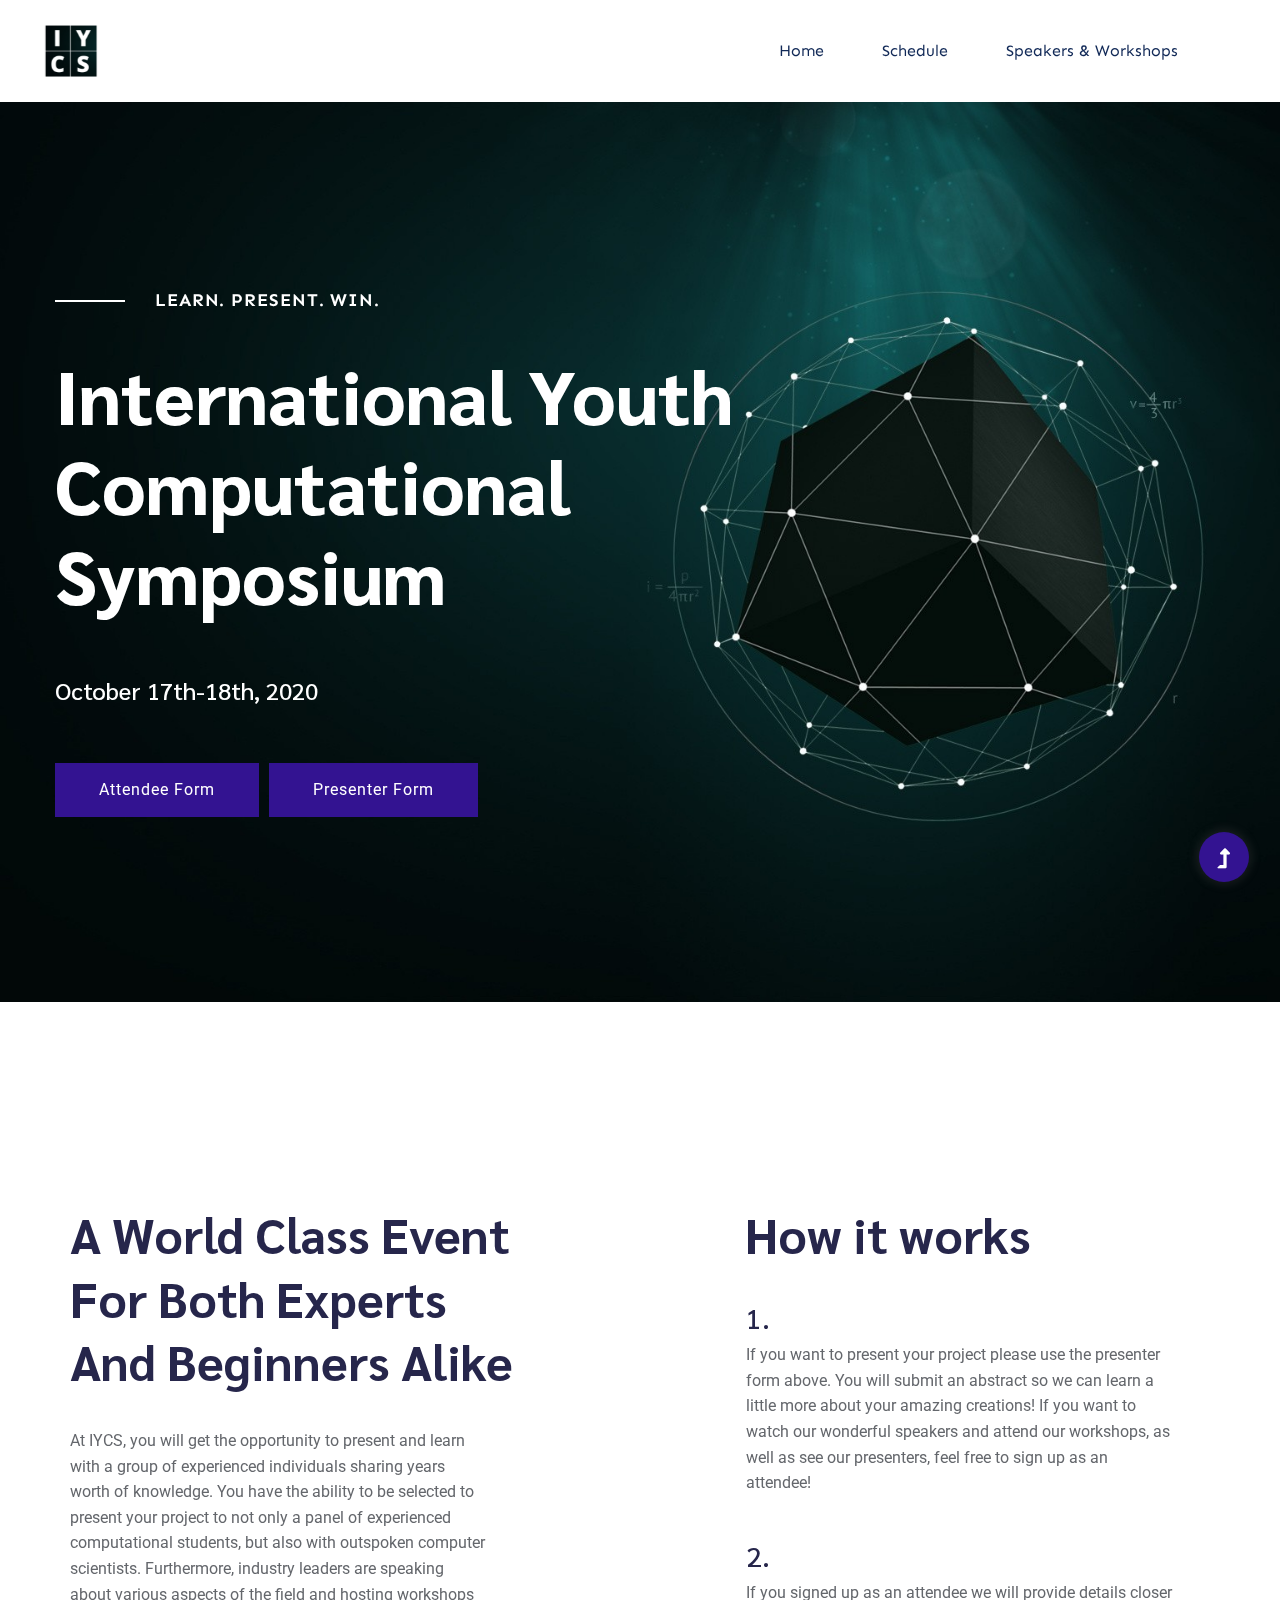
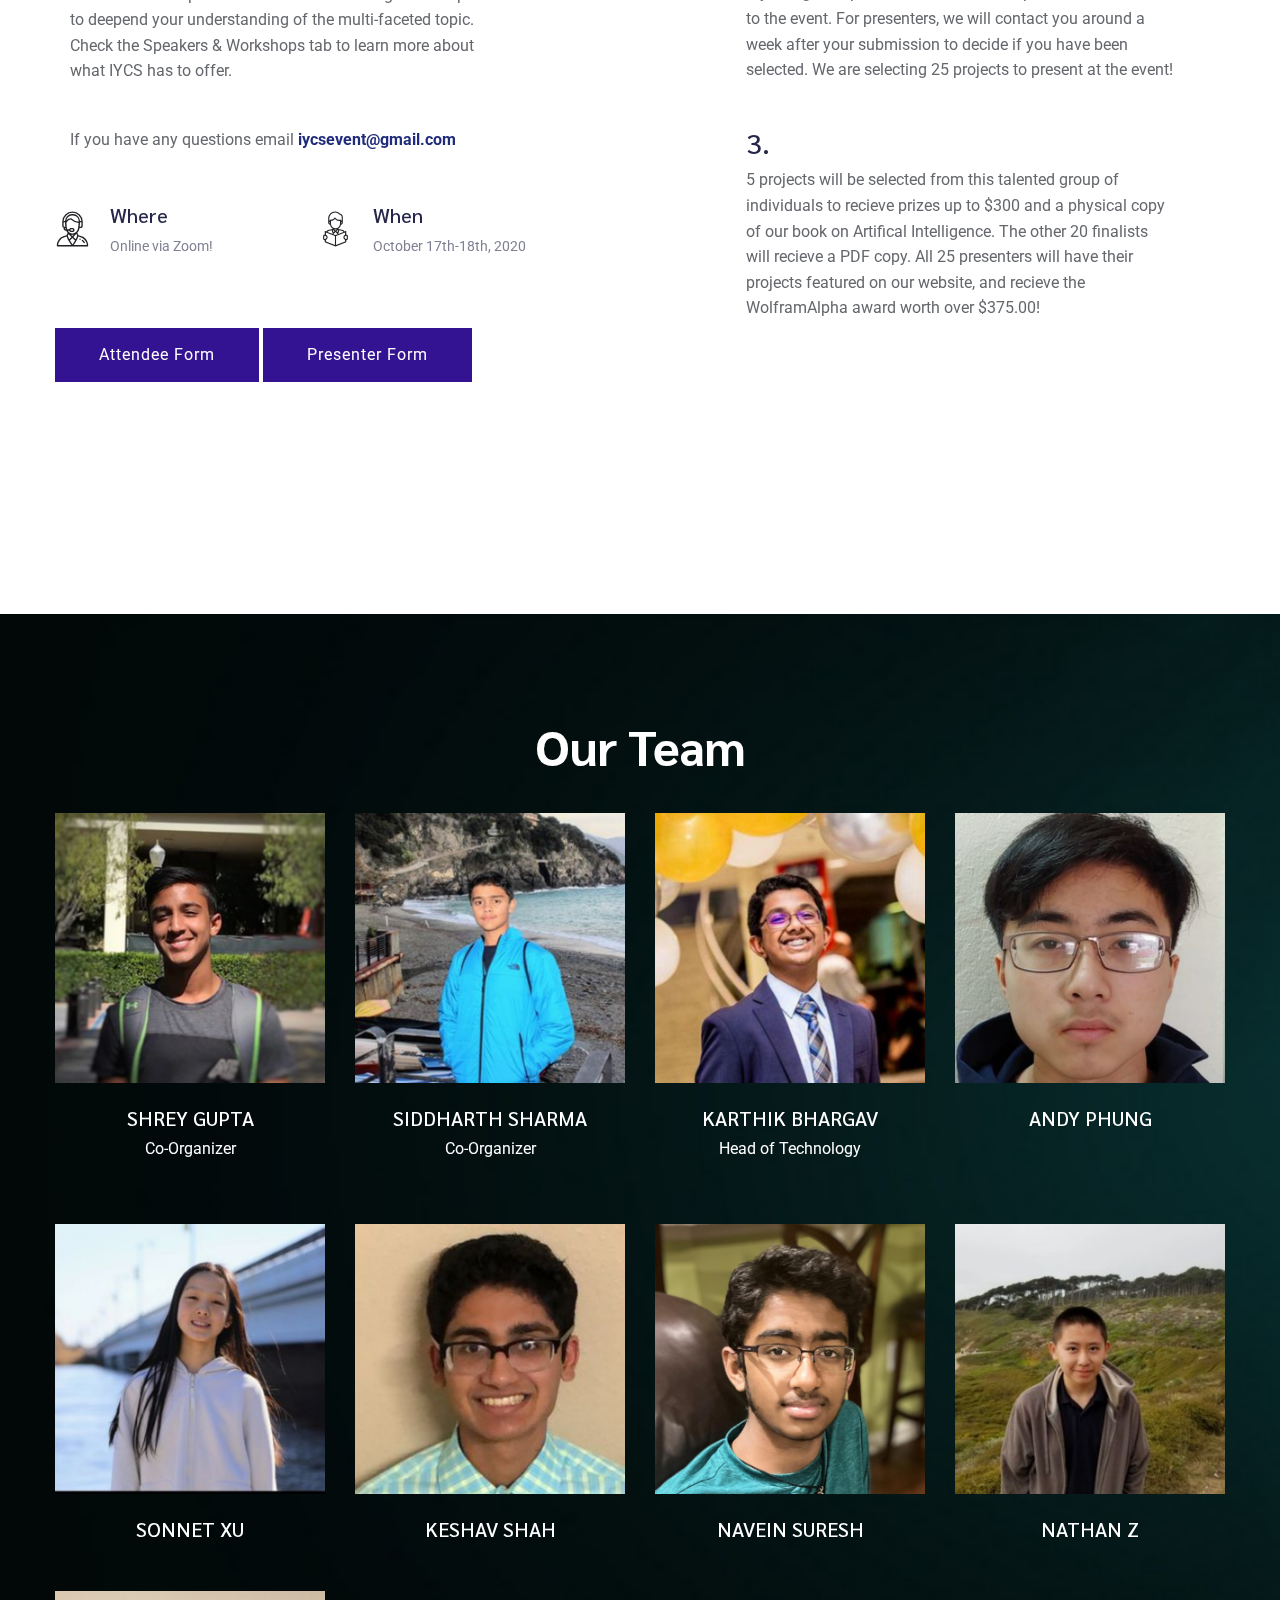
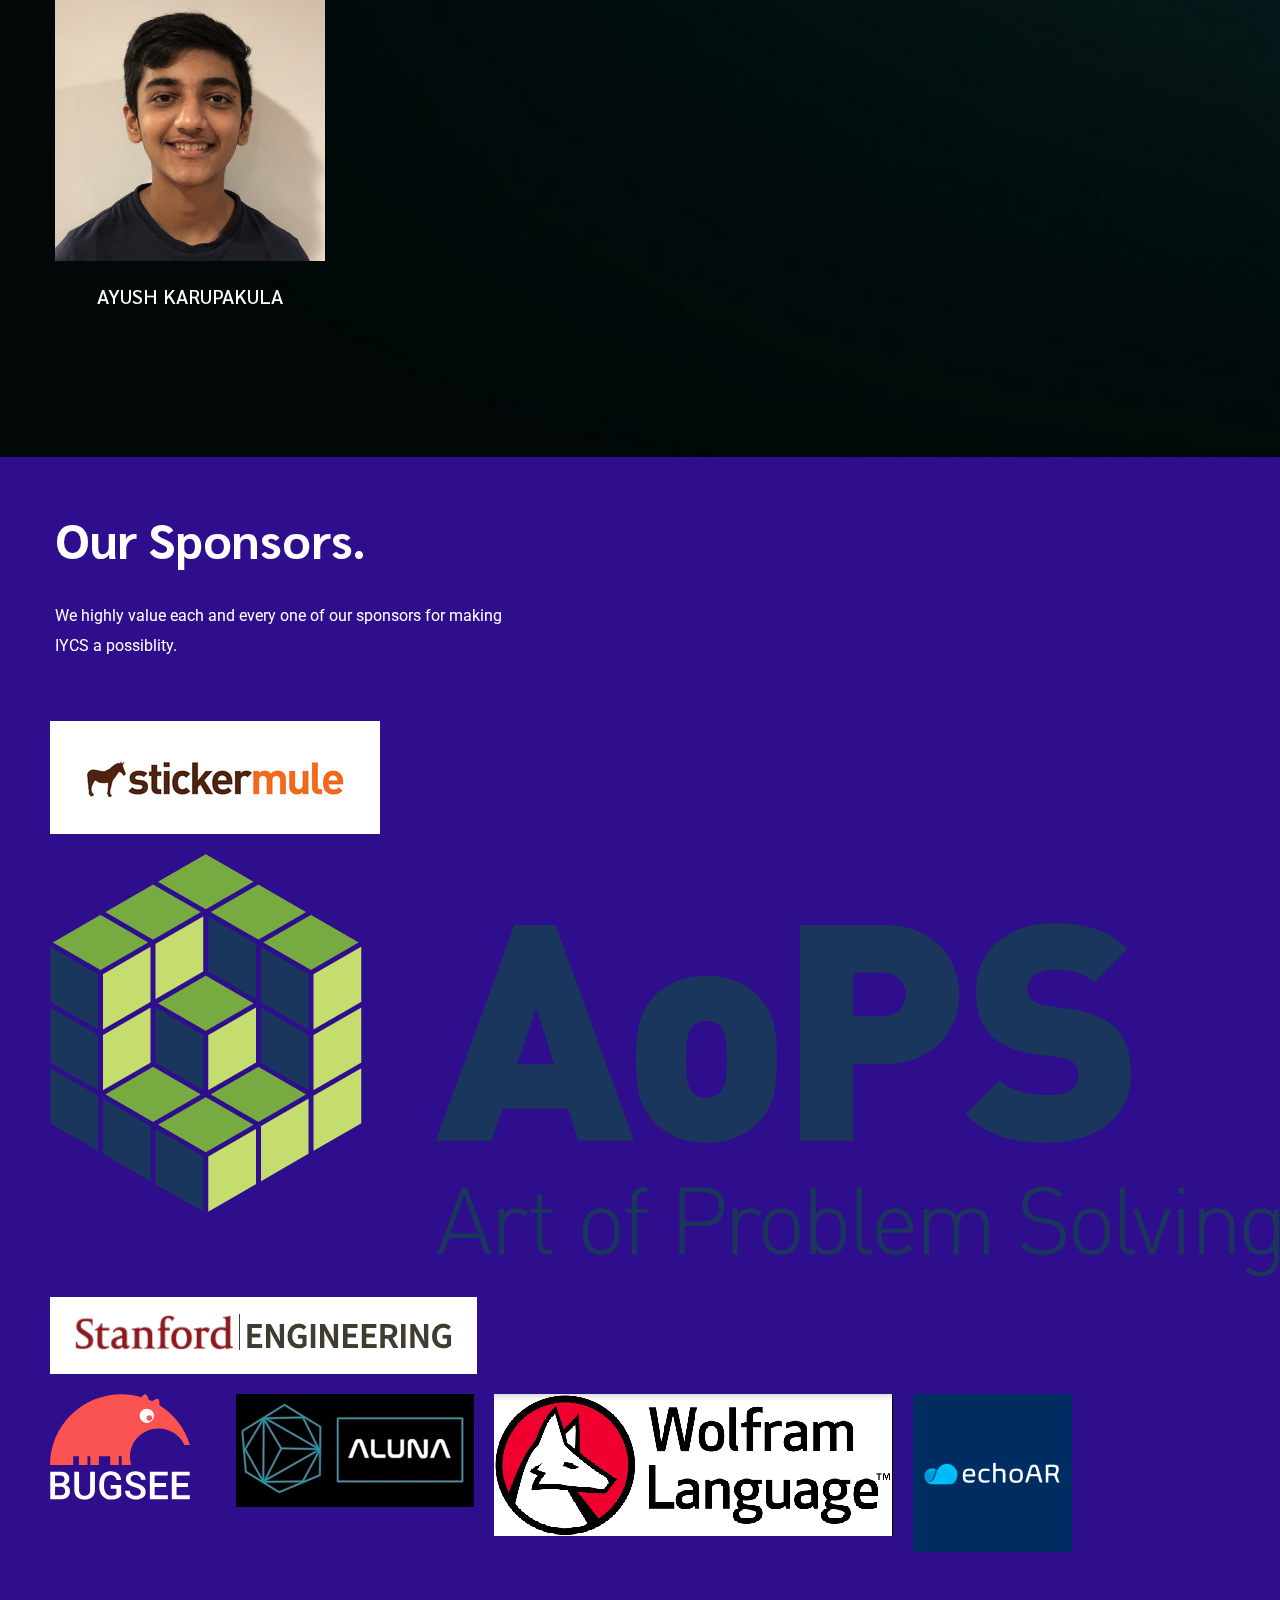
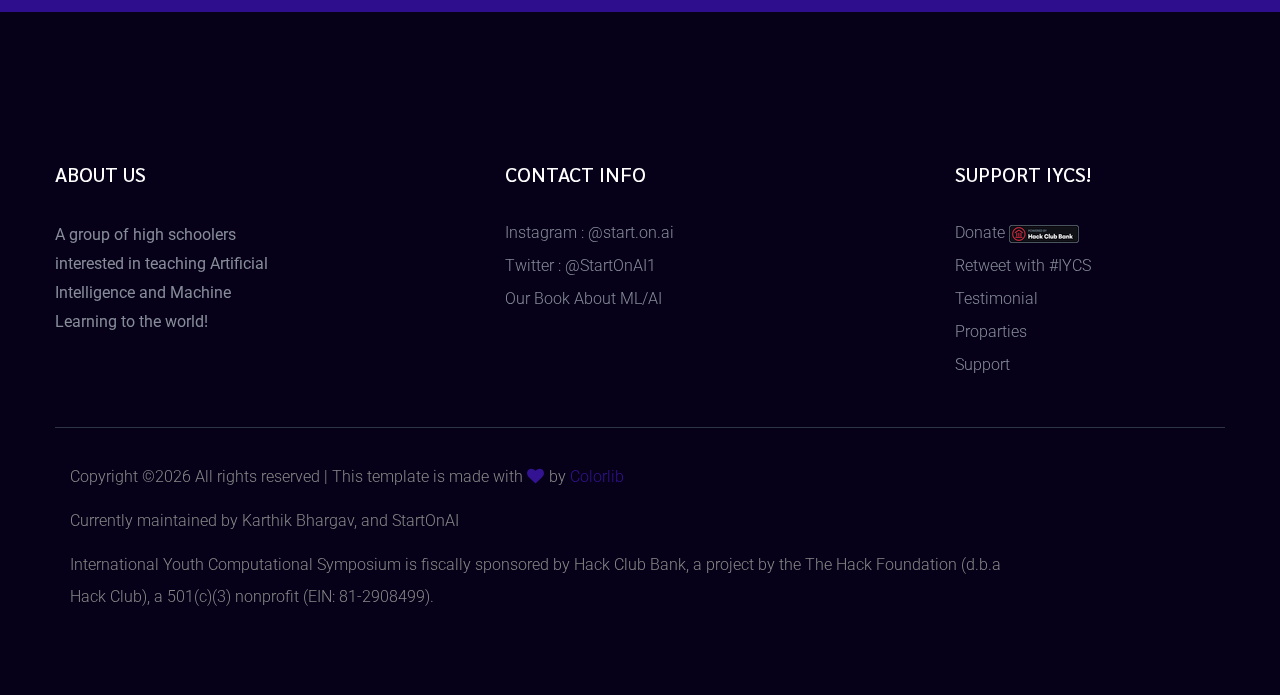
<file: index.html>
<!doctype html>
<html class="no-js" lang="zxx">
<head>
    <meta charset="utf-8">
    <meta http-equiv="x-ua-compatible" content="ie=edge">
    <title> IYCS </title>
    <meta name="description" content="">
    <meta name="viewport" content="width=device-width, initial-scale=1">
    <link rel="manifest" href="site.webmanifest">
    <link rel="shortcut icon" type="image/x-icon" href="assets/img/favicon.ico">

	<!-- CSS here -->
	<link rel="stylesheet" href="assets/css/bootstrap.min.css">
	<link rel="stylesheet" href="assets/css/owl.carousel.min.css">
	<link rel="stylesheet" href="assets/css/slicknav.css">
    <link rel="stylesheet" href="assets/css/flaticon.css">
    <link rel="stylesheet" href="assets/css/gijgo.css">
	<link rel="stylesheet" href="assets/css/animate.min.css">
	<link rel="stylesheet" href="assets/css/magnific-popup.css">
	<link rel="stylesheet" href="assets/css/fontawesome-all.min.css">
	<link rel="stylesheet" href="assets/css/themify-icons.css">
	<link rel="stylesheet" href="assets/css/slick.css">
	<link rel="stylesheet" href="assets/css/nice-select.css">
    <link rel="stylesheet" href="assets/css/style.css">
    
    <meta property="og:type"               content="website" />
    <meta property="og:title"              content="Learn. Present. Win" />
    <meta property="og:description"        content="At IYCS, you will learn and get the opportunity to compete in all things Artificial Intelligence, with industry leaders in the fields of AI/Machine Learning and Deep Learning" />
    <meta property="og:image"              content="assets/img/gallery/iycs.png" />
</head>
<body>
    <!-- ? Preloader Start -->
    <div id="preloader-active">
        <div class="preloader d-flex align-items-center justify-content-center">
            <div class="preloader-inner position-relative">
                <div class="preloader-circle"></div>
                <div class="preloader-img pere-text">
                    <img src="assets/img/logo/i.png" alt="">
                </div>
            </div>
        </div>
    </div>
    <!-- Preloader Start -->
<header>
    <!--? Header Start -->
    <div class="header-area">
        <div class="main-header header-sticky">
            <div class="container-fluid">
                <div class="row align-items-center">
                    <!-- Logo -->
                    <div class="col-xl-2 col-lg-2 col-md-1">
                        <div class="logo">
                            <a href="index.html"><img src="assets/img/logo/i.png" alt="" style="width: 30%;"></a>
                        </div>
                    </div>  
                    <div class="col-xl-10 col-lg-10 col-md-10">
                        <div class="menu-main d-flex align-items-center justify-content-end">
                            <!-- Main-menu -->
                            <div class="main-menu f-right d-none d-lg-block">
                                <nav>
                                    <ul id="navigation">
                                        <li><a href="index.html">Home</a></li>
                                        <li><a href="schedule.html">Schedule</a></li>
                                        <li><a href="panels.html">Speakers & Workshops</a></li>        
                                    </ul>
                                </nav>
                            </div>
                            <!-- <div class="header-right-btn f-right d-none d-lg-block ml-30">
                                <a href="#" class="btn header-btn">Get Your Ticket</a>
                            </div> -->
                        </div>
                    </div>   
                    <!-- Mobile Menu -->
                    <div class="col-12">
                        <div class="mobile_menu d-block d-lg-none"></div>
                    </div>
                </div>
            </div>
        </div>
    </div>
    <!-- Header End -->
</header>
<main>
    <!--? slider Area Start-->
    <div class="slider-area position-relative">
        <div class="slider-active">
            <!-- Single Slider -->
            <div class="single-slider slider-height d-flex align-items-center">
                <div class="container">
                    <div class="row">
                        <div class="col-xl-8 col-lg-8 col-md-9 col-sm-10">
                            <div class="hero__caption">
                                <span data-animation="fadeInLeft" data-delay=".1s">Learn. Present. Win.</span>
                                <h1 data-animation="fadeInLeft" data-delay=".5s">International Youth Computational Symposium</h1>
                                <h4 data-animation="fadeInLeft" style="color: white;" data-delay=".6s">October 17th-18th, 2020</h4>
                                    <div class="slider-btns">
                                        <a class="btn mt-50" href="https://docs.google.com/forms/d/e/1FAIpQLSdIrFDXcnNt2nkDQWQMDgs3zDDNUqwPVcIRd8nd4G16FRx2CA/viewform" style="margin-right: 10px;">Attendee Form</a>
                                        <a class="btn mt-50" href="https://docs.google.com/forms/d/e/1FAIpQLSdMZTIMrpGVpGj1m-VaFTM9AGQgX9_X-FQMm5ukOGra7yYiSg/viewform">Presenter Form</a>
                                    </div>
                            </div>
                        </div>
                    </div>
                </div>          
            </div>
            <!-- Single Slider -->
            <div class="single-slider slider-height d-flex align-items-center">
                <div class="container">
                    <div class="row">
                        <div class="col-xl-8 col-lg-8 col-md-9 col-sm-10">
                            <div class="hero__caption">
                                <span data-animation="fadeInLeft" data-delay=".1s">Learn. Present. Win.</span>
                                <h1 data-animation="fadeInLeft" data-delay=".5s">International Youth Computational Symposium</h1>
                                <h4 data-animation="fadeInLeft" style="color: white;" data-delay=".6s">October 17th-18th, 2020</h4>
                                    <div class="slider-btns">
                                        <a class="btn mt-50" href="https://docs.google.com/forms/d/e/1FAIpQLSdIrFDXcnNt2nkDQWQMDgs3zDDNUqwPVcIRd8nd4G16FRx2CA/viewform">Attendee Form</a>
                                        <a class="btn mt-50" href="https://docs.google.com/forms/d/e/1FAIpQLSdMZTIMrpGVpGj1m-VaFTM9AGQgX9_X-FQMm5ukOGra7yYiSg/viewform">Presenter Form</a>
                                    </div>
                            </div>
                        </div>
                    </div>
                </div>          
            </div>
        </div>
        <!-- Counter Section Begin -->
        <!-- <div class="counter-section d-none d-sm-block">
            <div class="cd-timer" id="countdown" >
                <div class="cd-item">
                    <span>37</span>
                    <p>Days</p>
                </div>
                <div class="cd-item">
                    <span>00</span>
                    <p>Hrs</p>
                </div>
                <div class="cd-item">
                    <span>00</span>
                    <p>Min</p>
                </div>
                <div class="cd-item">
                    <span>00</span>
                    <p>Sec</p>
                </div>
            </div>
        </div> -->
        <!-- Counter Section End -->
    </div>
    <!-- slider Area End-->
    <!--? About Law Start-->
    <section class="about-low-area section-padding2">
        <div class="container">
            <div class="row">
                <div class="col" style="margin-right: 150px;">
                    <div class="about-caption mb-50">
                        <!-- Section Tittle -->
                        <div class="col">
                            <div class="section-tittle mb-35">
                                <h2>A World Class Event For Both Experts And Beginners Alike</h2>
                            </div>
                            <p>At IYCS, you will get the opportunity to present and learn with a group of experienced individuals sharing years worth of knowledge.
                                You have the ability to be selected to present your project to not only a panel of experienced computational students, but also with 
                                outspoken computer scientists. Furthermore, industry leaders are speaking about various aspects of the field and hosting workshops to
                                deepend your understanding of the multi-faceted topic. Check the Speakers & Workshops tab to learn more about what IYCS has to offer.
                            </p>
                            <p>If you have any questions email <b>iycsevent@gmail.com</b></p>
                        </div>
                    </div>
                    <div class="row">
                        <div class="col-lg-6 col-md-6 col-sm-6 col-xs-10">
                            <div class="single-caption mb-20">
                                <div class="caption-icon">
                                    <span class="flaticon-communications-1"></span>
                                </div>
                                <div class="caption">
                                    <h5>Where</h5>
                                    <p>Online via Zoom!</p>
                                </div>
                            </div>
                        </div>
                        <div class="col-lg-6 col-md-6 col-sm-6 col-xs-10">
                            <div class="single-caption mb-20">
                                <div class="caption-icon">
                                    <span class="flaticon-education"></span>
                                </div>
                                <div class="caption">
                                    <h5>When</h5>
                                    <p>October 17th-18th, 2020</p>
                                </div>
                            </div>
                        </div>
                    </div>
                    <a class="btn mt-50" href="https://docs.google.com/forms/d/e/1FAIpQLSdIrFDXcnNt2nkDQWQMDgs3zDDNUqwPVcIRd8nd4G16FRx2CA/viewform">Attendee Form</a>
                    <a class="btn mt-50" href="https://docs.google.com/forms/d/e/1FAIpQLSdMZTIMrpGVpGj1m-VaFTM9AGQgX9_X-FQMm5ukOGra7yYiSg/viewform">Presenter Form</a>
                </div>
                <div class="col">
                    <div class="about-caption mb-50">
                        <!-- Section Tittle -->
                        <div class="col">
                            <div class="section-tittle mb-35">
                                <h2>How it works</h2>
                            </div>
                            <div class="row" style="margin-left: 1px;">
                                <h3>1.</h3>
                                <p>If you want to present your project please use the presenter form above. You will submit an abstract so we
                                    can learn a little more about your amazing creations! If you want to watch our wonderful speakers and attend 
                                    our workshops, as well as see our presenters, feel free to sign up as an attendee!
                                </p>
                                <h3>2.</h3>
                                <p>If you signed up as an attendee we will provide details closer to the event. For presenters, we will contact you
                                    around a week after your submission to decide if you have been selected. We are selecting 25 projects to present
                                    at the event!
                                </p>
                                <h3>3.</h3>
                                <p>5 projects will be selected from this talented group of individuals to recieve prizes up to $300 and a physical copy 
                                    of our book on Artifical Intelligence. The other 20 finalists will recieve a PDF copy. All 25 presenters will have
                                    their projects featured on our website, and recieve the WolframAlpha award worth over $375.00!
                                </p>
                            </div>

                    </div>
                </div>
            </div>
        </div>
    </section>
    <!-- About Law End-->
    <!--? Brand Area Start -->
    <section class="team-area pt-100 pb-100 section-bg" data-background="assets/img/gallery/back.png">
        <div class="container">
            <div class="col" style="text-align: center;">
                <div class="section-tittle mb-35">
                   <h2 style="color: white !important;">Our Team</h2>
                </div>
            </div>
            <div class="row">
                
                <div class="col-lg-3 col-md-4 col-sm-6">
                    <div class="single-team mb-30">
                        <div class="team-img">
                            <img src="assets/img/gallery/shrey.png" alt="">
                            <!-- Blog Social -->
                            <!-- <ul class="team-social">
                                <li><a href="#"><i class="fab fa-facebook-f"></i></a></li>
                                <li><a href="#"><i class="fab fa-twitter"></i></a></li>
                                <li><a href="#"><i class="fas fa-globe"></i></a></li>
                            </ul> -->
                        </div>
                        <div class="team-caption">
                            <h3><a href="#">Shrey Gupta</a></h3>
                            <p> Co-Organizer</p>
                        </div>
                    </div>
                </div>
                <div class="col-lg-3 col-md-4 col-sm-6">
                    <div class="single-team mb-30">
                        <div class="team-img">
                            <img src="assets/img/gallery/sid.png" alt="">
                            <!-- Blog Social -->
                        </div>
                        <div class="team-caption">
                            <h3><a href="#">Siddharth Sharma</a></h3>
                            <p>Co-Organizer</p>
                        </div>
                    </div>
                </div>
                
                <div class="col-lg-3 col-md-4 col-sm-6">
                    <div class="single-team mb-30">
                        <div class="team-img">
                            <img src="assets/img/gallery/karthik.png" alt="">
                            <!-- Blog Social -->
                            <!-- <ul class="team-social">
                                <li><a href="#"><i class="fab fa-facebook-f"></i></a></li>
                                <li><a href="#"><i class="fab fa-twitter"></i></a></li>
                                <li><a href="#"><i class="fas fa-globe"></i></a></li>
                            </ul> -->
                        </div>
                        <div class="team-caption">
                            <h3><a href="#">Karthik Bhargav</a></h3>
                            <p>Head of Technology</p>
                        </div>
                    </div>
                </div>
                <div class="col-lg-3 col-md-4 col-sm-6">
                    <div class="single-team mb-30">
                        <div class="team-img">
                            <img src="assets/img/gallery/andy.png" alt="">
                            <!-- Blog Social -->
                            <!-- <ul class="team-social">
                                <li><a href="#"><i class="fab fa-facebook-f"></i></a></li>
                                <li><a href="#"><i class="fab fa-twitter"></i></a></li>
                                <li><a href="#"><i class="fas fa-globe"></i></a></li>
                            </ul> -->
                        </div>
                        <div class="team-caption">
                            <h3><a href="#">Andy Phung</a></h3>
                        </div>
                    </div>
                </div>
                <div class="col-lg-3 col-md-4 col-sm-6">
                    <div class="single-team mb-30">
                        <div class="team-img">
                            <img src="assets/img/gallery/sonnet.png" alt="">
                            <!-- Blog Social -->
                        </div>
                        <div class="team-caption">
                            <h3><a href="#">Sonnet Xu</a></h3>
                        </div>
                    </div>
                </div>
                <div class="col-lg-3 col-md-4 col-sm-6">
                    <div class="single-team mb-30">
                        <div class="team-img">
                            <img src="assets/img/gallery/keshav.png" alt="">
                            <!-- Blog Social -->
                        </div>
                        <div class="team-caption">
                            <h3><a href="#">Keshav Shah</a></h3>
                        </div>
                    </div>
                </div>
                <div class="col-lg-3 col-md-4 col-sm-6">
                    <div class="single-team mb-30">
                        <div class="team-img">
                            <img src="assets/img/gallery/na.png" alt="">
                            <!-- Blog Social -->
                        </div>
                        <div class="team-caption">
                            <h3><a href="#">Navein Suresh</a></h3>
                        </div>
                    </div>
                </div>
                <div class="col-lg-3 col-md-4 col-sm-6">
                    <div class="single-team mb-30">
                        <div class="team-img">
                            <img src="assets/img/gallery/nathan.png" alt="">
                            <!-- Blog Social -->
                        </div>
                        <div class="team-caption">
                            <h3><a href="#">Nathan Z</a></h3>
                        </div>
                    </div>
                </div>
                
                <div class="col-lg-3 col-md-4 col-sm-6">
                    <div class="single-team mb-30">
                        <div class="team-img">
                            <img src="assets/img/gallery/ayush.jpg" alt="">
                            <!-- Blog Social -->
                        </div>
                        <div class="team-caption">
                            <h3><a href="#">Ayush Karupakula</a></h3>
                        </div>
                    </div>
                </div>
                
            </div>
        </div>
    </section>
    <!-- Brand Area End -->  
    <!--? accordion -->
     
    <!-- accordion End -->
    <!--? gallery Products Start -->
    <!-- <div class="gallery-area fix">
        <div class="container-fluid p-0">
            <div class="row no-gutters">
                <div class="col-lg-3 col-md-3 col-sm-6">
                    <div class="gallery-box">
                        <div class="single-gallery">
                            <div class="gallery-img " style="background-image: url(assets/img/gallery/gallery1.png);"></div>
                        </div>
                    </div>
                </div>
                <div class="col-lg-3 col-md-3 col-sm-6">
                    <div class="gallery-box">
                        <div class="single-gallery">
                            <div class="gallery-img " style="background-image: url(assets/img/gallery/gallery2.png);"></div>
                        </div>
                    </div>
                </div>
                <div class="col-lg-6 col-md-6 col-sm-6">
                    <div class="gallery-box">
                        <div class="single-gallery">
                            <div class="gallery-img " style="background-image: url(assets/img/gallery/gallery3.png);"></div>
                        </div>
                    </div>
                </div>
                <div class="col-lg-6 col-md-6 col-sm-6">
                    <div class="gallery-box">
                        <div class="single-gallery">
                            <div class="gallery-img " style="background-image: url(assets/img/gallery/gallery4.png);"></div>
                        </div>
                    </div>
                </div>
                <div class="col-lg-3 col-md-3 col-sm-6">
                    <div class="gallery-box">
                        <div class="single-gallery">
                             <div class="gallery-img " style="background-image: url(assets/img/gallery/gallery5.png);"></div>
                        </div>
                    </div>
                </div>
                <div class="col-lg-3 col-md-3 col-sm-6">
                    <div class="gallery-box">
                        <div class="single-gallery">
                            <div class="gallery-img " style="background-image: url(assets/img/gallery/gallery6.png);"></div>
                        </div>
                    </div>
                </div>
            </div>
        </div>
    </div>
    
    <section class="pricing-card-area section-padding2">
        <div class="container">
            
            <div class="row justify-content-center">
                <div class="col-lg-5 col-md-8">
                    <div class="section-tittle text-center mb-100">
                        <h2>Program Pricing</h2>
                        <p>There arge many variations ohf passages of sorem gp ilable, but the majority have ssorem gp iluffe.</p>
                    </div>
                </div>
            </div>
            <div class="row">
                <div class="col-xl-4 col-lg-4 col-md-6 col-sm-10">
                    <div class="single-card text-center mb-30">
                        <div class="card-top">
                            <span>Day - 1</span>
                            <h4>$ 05.00</h4>
                        </div>
                        <div class="card-bottom">
                            <ul>
                                <li>Increase traffic 50%</li>
                                <li>E-mail support</li>
                                <li>10 Free Optimization</li>
                                <li>24/7  support</li>
                            </ul>
                            <a href="services.html" class="black-btn">View Spackert</a>
                        </div>
                    </div>
                </div>
                <div class="col-xl-4 col-lg-4 col-md-6 col-sm-10">
                    <div class="single-card active text-center mb-30">
                        <div class="card-top">
                            <span>Day - 1,2,3</span>
                            <h4>$ 08.00</h4>
                        </div>
                        <div class="card-bottom">
                            <ul>
                                <li>Increase traffic 50%</li>
                                <li>E-mail support</li>
                                <li>10 Free Optimization</li>
                                <li>24/7  support</li>
                            </ul>
                            <a href="services.html" class="black-btn">View Spackert</a>
                        </div>
                    </div>
                </div>
                <div class="col-xl-4 col-lg-4 col-md-6 col-sm-10">
                    <div class="single-card text-center mb-30">
                        <div class="card-top">
                            <span>Day - 1,2</span>
                            <h4>$ 06.00</h4>
                        </div>
                        <div class="card-bottom">
                            <ul>
                                <li>Increase traffic 50%</li>
                                <li>E-mail support</li>
                                <li>10 Free Optimization</li>
                                <li>24/7  support</li>
                            </ul>
                            <a href="services.html" class="black-btn">View Spackert</a>
                        </div>
                    </div>
                </div>
            </div>
        </div>
    </section>
-->
    <section class="work-company" style="background: #2e0e8c; padding-top: 50px; padding-bottom: 50px;;">
        <div class="container">
            <div class="row align-items-center">
                <div class="col-lg-5 col-md-8">
           
                    <div class="section-tittle section-tittle2 mb-50">
                        <h2>Our Sponsors.</h2>
                        <p>We highly value each and every one of our sponsors for making IYCS a possiblity.</p>
                    </div>
                </div>
                <div class="col">
                    <div class="row">
                        <a href="https://www.stickermule.com/" target="_blank"><img src="assets/img/gallery/stickermule.png" alt="" style="margin: 10px;"></a>
                        <a href="https://artofproblemsolving.com/" target="_blank"><img src="assets/img/gallery/aops.png" alt="" style="margin: 10px;"></a>
                        <a href="https://engineering.stanford.edu/" target="_blank" style="width: 100%;"><img src="assets/img/gallery/stanford.png" alt="" style="margin: 10px;"></a>
                        <a href="https://www.bugsee.com/" target="_blank"><img src="assets/img/gallery/bugsee.svg" alt="" style="margin: 10px; width: 75%;"></a>
                        <a href="https://www.linkedin .com/company/aluna-research-group/" target="_blank"><img src="assets/img/gallery/aluna.png" alt="" style="margin: 10px;"></a>
                        <a href="https://www.wolframalpha.com/" target="_blank"><img src="assets/img/gallery/wolframalpha_1.png" alt="" style="margin: 10px;"></a>
                        <a href="https://www.echoar.xyz/" target="_blank"><img src="assets/img/gallery/echoAR.png" alt="" style="margin: 10px;"></a>
                    </div>
                </div>
            </div>
        </div>
    </section>
 <!--
    <section class="home-blog-area section-padding30">
        <div class="container">
            
            <div class="row justify-content-center">
                <div class="col-lg-5 col-md-8">
                    <div class="section-tittle text-center mb-50">
                        <h2>News From Blog</h2>
                        <p>There arge many variations ohf passages of sorem gp ilable, but the majority have ssorem gp iluffe.</p>
                    </div>
                </div>
            </div>
            <div class="row">
                <div class="col-xl-6 col-lg-6 col-md-6">
                    <div class="home-blog-single mb-30">
                        <div class="blog-img-cap">
                            <div class="blog-img">
                                <img src="assets/img/gallery/home-blog1.png" alt="">
                                
                                <div class="blog-date text-center">
                                    <span>24</span>
                                    <p>Now</p>
                                </div>
                            </div>
                            <div class="blog-cap">
                                <p>|   Physics</p>
                                <h3><a href="blog_details.html">Footprints in Time is perfect House in Kurashiki</a></h3>
                                <a href="blog_details.html" class="more-btn">Read more »</a>
                            </div>
                        </div>
                    </div>
                </div>
                <div class="col-xl-6 col-lg-6 col-md-6">
                    <div class="home-blog-single mb-30">
                        <div class="blog-img-cap">
                            <div class="blog-img">
                                <img src="assets/img/gallery/home-blog2.png" alt="">
                                <div class="blog-date text-center">
                                    <span>24</span>
                                    <p>Now</p>
                                </div>
                            </div>
                            <div class="blog-cap">
                                <p>|   Physics</p>
                                <h3><a href="blog_details.html">Footprints in Time is perfect House in Kurashiki</a></h3>
                                <a href="blog_details.html" class="more-btn">Read more »</a>
                            </div>
                        </div>
                    </div>
                </div>
            </div>
        </div>
    </section> -->
    <!-- Blog Area End -->
    </main>
    <footer>
        <!-- Footer Start-->
        <div class="footer-area footer-padding">
            <div class="container">
                <div class="row d-flex justify-content-between">
                    <div class="col-xl-3 col-lg-3 col-md-4 col-sm-6">
                       <div class="single-footer-caption mb-50">
                         <div class="single-footer-caption mb-30">
                             <div class="footer-tittle">
                                 <h4>About Us</h4>
                                 <div class="footer-pera">
                                     <p>A group of high schoolers interested in teaching Artificial Intelligence and Machine Learning to the world!</p>
                                </div>
                             </div>
                         </div>
                       </div>
                    </div>
                    <div class="col-xl-3 col-lg-3 col-md-4 col-sm-5">
                        <div class="single-footer-caption mb-50">
                            <div class="footer-tittle">
                                <h4>Contact Info</h4>
                                <ul>
                                    <!-- <li>
                                        <p>Address :Your address goes here, your demo address.</p>
                                    </li>
                                    <li><a href="#">Phone : +8880 44338899</a></li>
                                    <li><a href="#">Email : startonaiprogram@gmail.com</a></li> -->
                                    <li><a href="https://www.instagram.com/start.on.ai/">Instagram : @start.on.ai</a></li>
                                    <li><a href="https://twitter.com/StartOnAI1">Twitter : @StartOnAI1</a></li>
                                    <li><a href="https://www.amazon.com/dp/B08C96165Y/">Our Book About ML/AI</a></li>
                                </ul>
                            </div>
                        </div>
                    </div>
                    <div class="col-xl-3 col-lg-3 col-md-4 col-sm-5">
                        <div class="single-footer-caption mb-50">
                            <div class="footer-tittle">
                                <h4>Support IYCS!</h4>
                                <ul>
                                    <li><a href="https://bank.hackclub.com/donations/start/international-youth-computational-symposium" target="_blank">Donate  <img src="assets/img/gallery/hackclubbank.png"> </a></li>
                                    <li><a href="#">Retweet with #IYCS</a></li>
                                    <li><a href="#">Testimonial</a></li>
                                    <li><a href="#">Proparties</a></li>
                                    <li><a href="#">Support</a></li>
                                </ul>
                            </div>
                        </div>
                    </div>
                    <!-- <div class="col-xl-3 col-lg-3 col-md-6 col-sm-5">
                        <div class="single-footer-caption mb-50">
                            <div class="footer-tittle">
                                <h4>Newsletter</h4>
                                <div class="footer-pera footer-pera2">
                                 <p>Heaven fruitful doesn't over lesser in days. Appear creeping.</p>
                             </div>
                             
                             <div class="footer-form" >
                                 <div id="mc_embed_signup">
                                     <form target="_blank" action="https://spondonit.us12.list-manage.com/subscribe/post?u=1462626880ade1ac87bd9c93a&amp;id=92a4423d01"
                                     method="get" class="subscribe_form relative mail_part">
                                         <input type="email" name="email" id="newsletter-form-email" placeholder="Email Address"
                                         class="placeholder hide-on-focus" onfocus="this.placeholder = ''"
                                         onblur="this.placeholder = ' Email Address '">
                                         <div class="form-icon">
                                             <button type="submit" name="submit" id="newsletter-submit"
                                             class="email_icon newsletter-submit button-contactForm"><img src="assets/img/gallery/form.png" alt=""></button>
                                         </div>
                                         <div class="mt-10 info"></div>
                                     </form>
                                 </div>
                             </div>
                            </div>
                        </div>
                    </div> -->
                </div>
               <!--  -->
               <!-- <div class="row footer-wejed justify-content-between">
                    <div class="col-xl-3 col-lg-3 col-md-4 col-sm-6">
                        
                        <div class="footer-logo mb-20">
                        <a href="index.html"><img src="assets/img/logo/logo2_footer.png" alt=""></a>
                        </div>
                    </div>
                    <div class="col-xl-3 col-lg-3 col-md-4 col-sm-5">
                    <div class="footer-tittle-bottom">
                        <span>5000+</span>
                        <p>Talented Hunter</p>
                    </div>
                    </div>
                    <div class="col-xl-3 col-lg-3 col-md-4 col-sm-5">
                        <div class="footer-tittle-bottom">
                            <span>451</span>
                            <p>Talented Hunter</p>
                        </div>
                    </div>
                    <div class="col-xl-3 col-lg-3 col-md-4 col-sm-5">
                        
                        <div class="footer-tittle-bottom">
                            <span>568</span>
                            <p>Talented Hunter</p>
                        </div>
                    </div>
               </div> 
            </div>
        </div>
        <!-- footer-bottom area -->
        <div class="footer-bottom-area footer-bg">
            <div class="container">
                <div class="footer-border">
                     <div class="row d-flex justify-content-between align-items-center">
                         <div class="col-xl-10 col-lg-8 ">
                             <div class="footer-copy-right">
                                 <p><!-- Link back to Colorlib can't be removed. Template is licensed under CC BY 3.0. -->
  Copyright &copy;<script>document.write(new Date().getFullYear());</script> All rights reserved | This template is made with <i class="fa fa-heart" aria-hidden="true"></i> by <a href="https://colorlib.com" target="_blank">Colorlib</a>
  <p>Currently maintained by Karthik Bhargav, and StartOnAI</p>
  <p>International Youth Computational Symposium is fiscally sponsored by Hack Club Bank, a project by the The Hack Foundation (d.b.a Hack Club), a 501(c)(3) nonprofit (EIN: 81-2908499).</p>
  <!-- Link back to Colorlib can't be removed. Template is licensed under CC BY 3.0. --></p>
                             </div>
                         </div>
                            <!-- <div class="col-xl-2 col-lg-4">
                                <div class="footer-social f-right">
                                    <a href="#"><i class="fab fa-twitter"></i></a>
                                    <a href="https://www.facebook.com/sai4ull"><i class="fab fa-facebook-f"></i></a>
                                    <a href="#"><i class="fas fa-globe"></i></a>
                                    <a href="#"><i class="fab fa-behance"></i></a>
                                </div>
                            </div> -->
                     </div>
                </div>
            </div>
        </div>
        <!-- Footer End-->
    </footer>
    <!-- Scroll Up -->
    <div id="back-top" >
        <a title="Go to Top" href="#"> <i class="fas fa-level-up-alt"></i></a>
    </div>

    <!-- JS here -->

    <script src="./assets/js/vendor/modernizr-3.5.0.min.js"></script>
    <!-- Jquery, Popper, Bootstrap -->
    <script src="./assets/js/vendor/jquery-1.12.4.min.js"></script>
    <script src="./assets/js/popper.min.js"></script>
    <script src="./assets/js/bootstrap.min.js"></script>
    <!-- Jquery Mobile Menu -->
    <script src="./assets/js/jquery.slicknav.min.js"></script>

    <!-- Jquery Slick , Owl-Carousel Plugins -->
    <script src="./assets/js/owl.carousel.min.js"></script>
    <script src="./assets/js/slick.min.js"></script>
    <!-- One Page, Animated-HeadLin -->
    <script src="./assets/js/wow.min.js"></script>
    <script src="./assets/js/animated.headline.js"></script>
    <script src="./assets/js/jquery.magnific-popup.js"></script>

    <!-- Date Picker -->
    <script src="./assets/js/gijgo.min.js"></script>
    <!-- Nice-select, sticky -->
    <script src="./assets/js/jquery.nice-select.min.js"></script>
    <script src="./assets/js/jquery.sticky.js"></script>
    
    <!-- counter , waypoint -->
    <script src="./assets/js/jquery.counterup.min.js"></script>
    <script src="./assets/js/waypoints.min.js"></script>
    <script src="./assets/js/jquery.countdown.min.js"></script>
    <!-- contact js -->
    <script src="./assets/js/contact.js"></script>
    <script src="./assets/js/jquery.form.js"></script>
    <script src="./assets/js/jquery.validate.min.js"></script>
    <script src="./assets/js/mail-script.js"></script>
    <script src="./assets/js/jquery.ajaxchimp.min.js"></script>
    
    <!-- Jquery Plugins, main Jquery -->	
    <script src="./assets/js/plugins.js"></script>
    <script src="./assets/js/main.js"></script>
    
    </body>
</html>
</file>
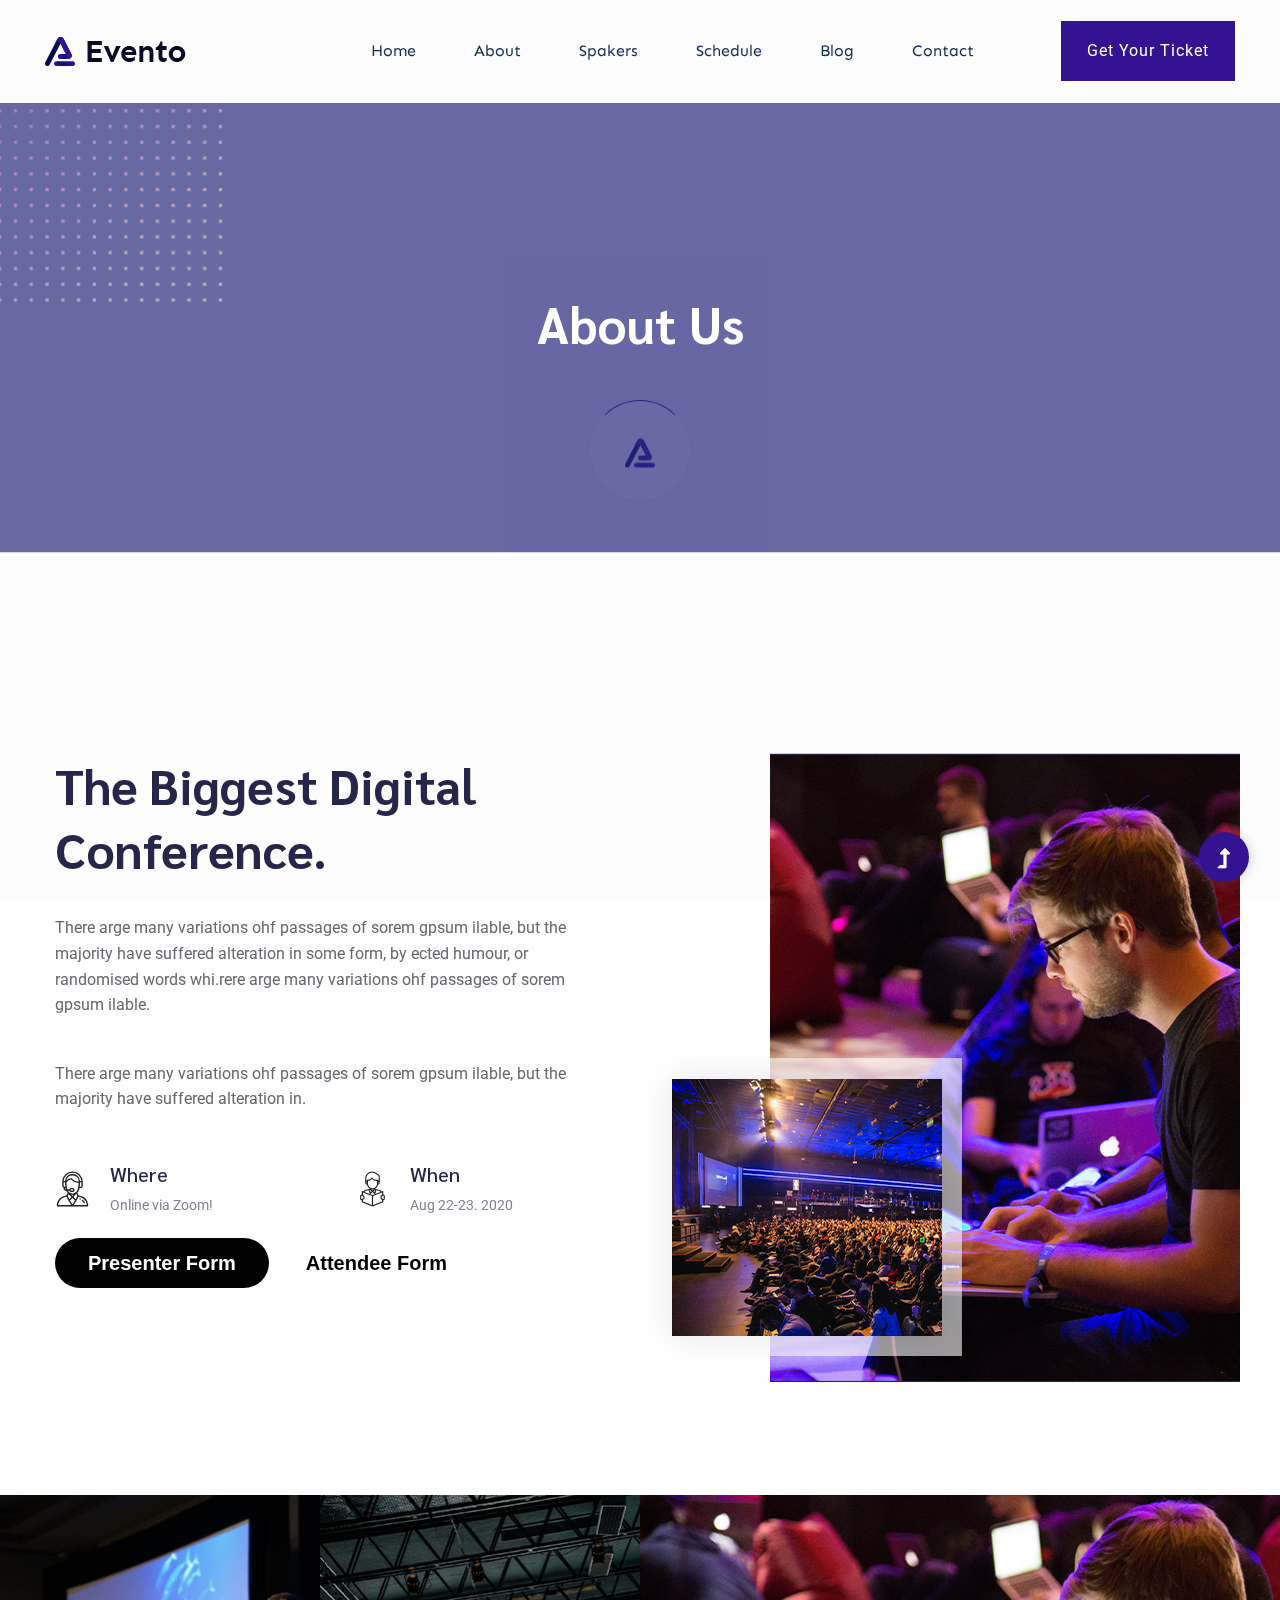
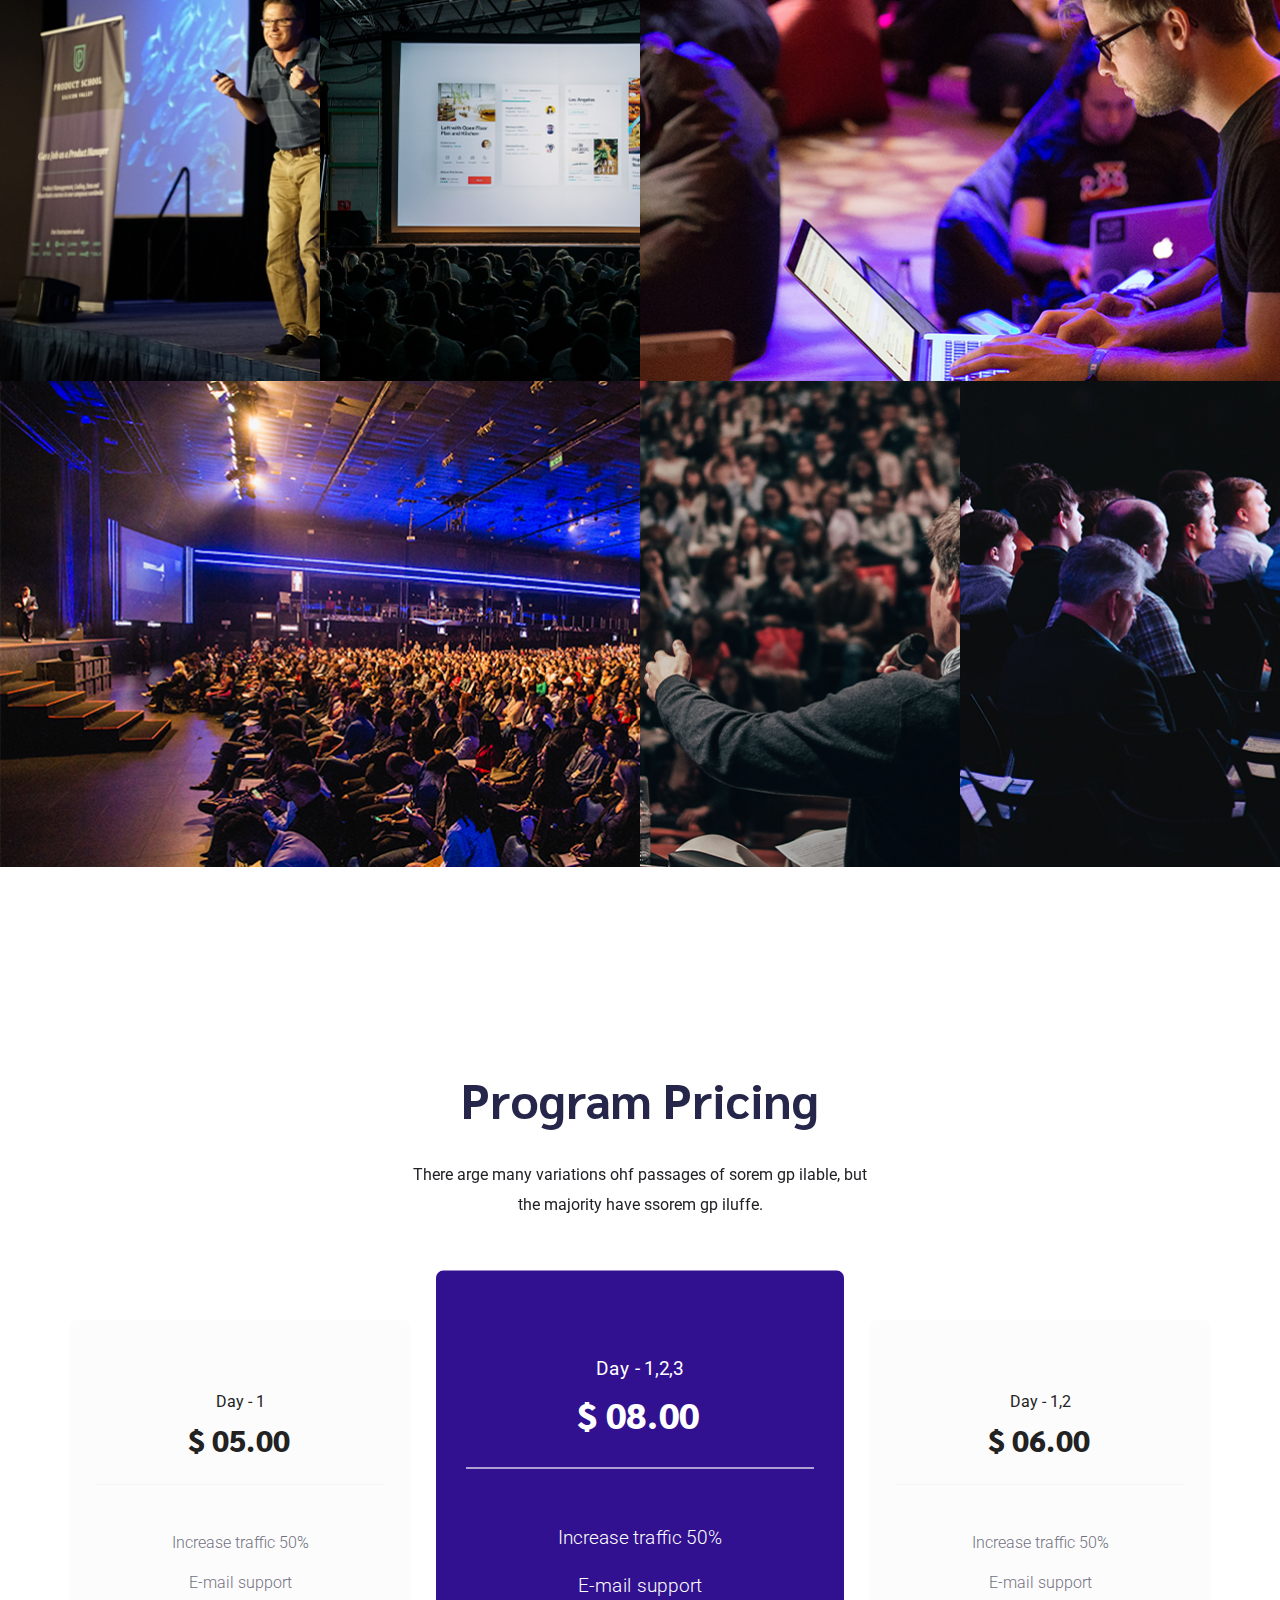
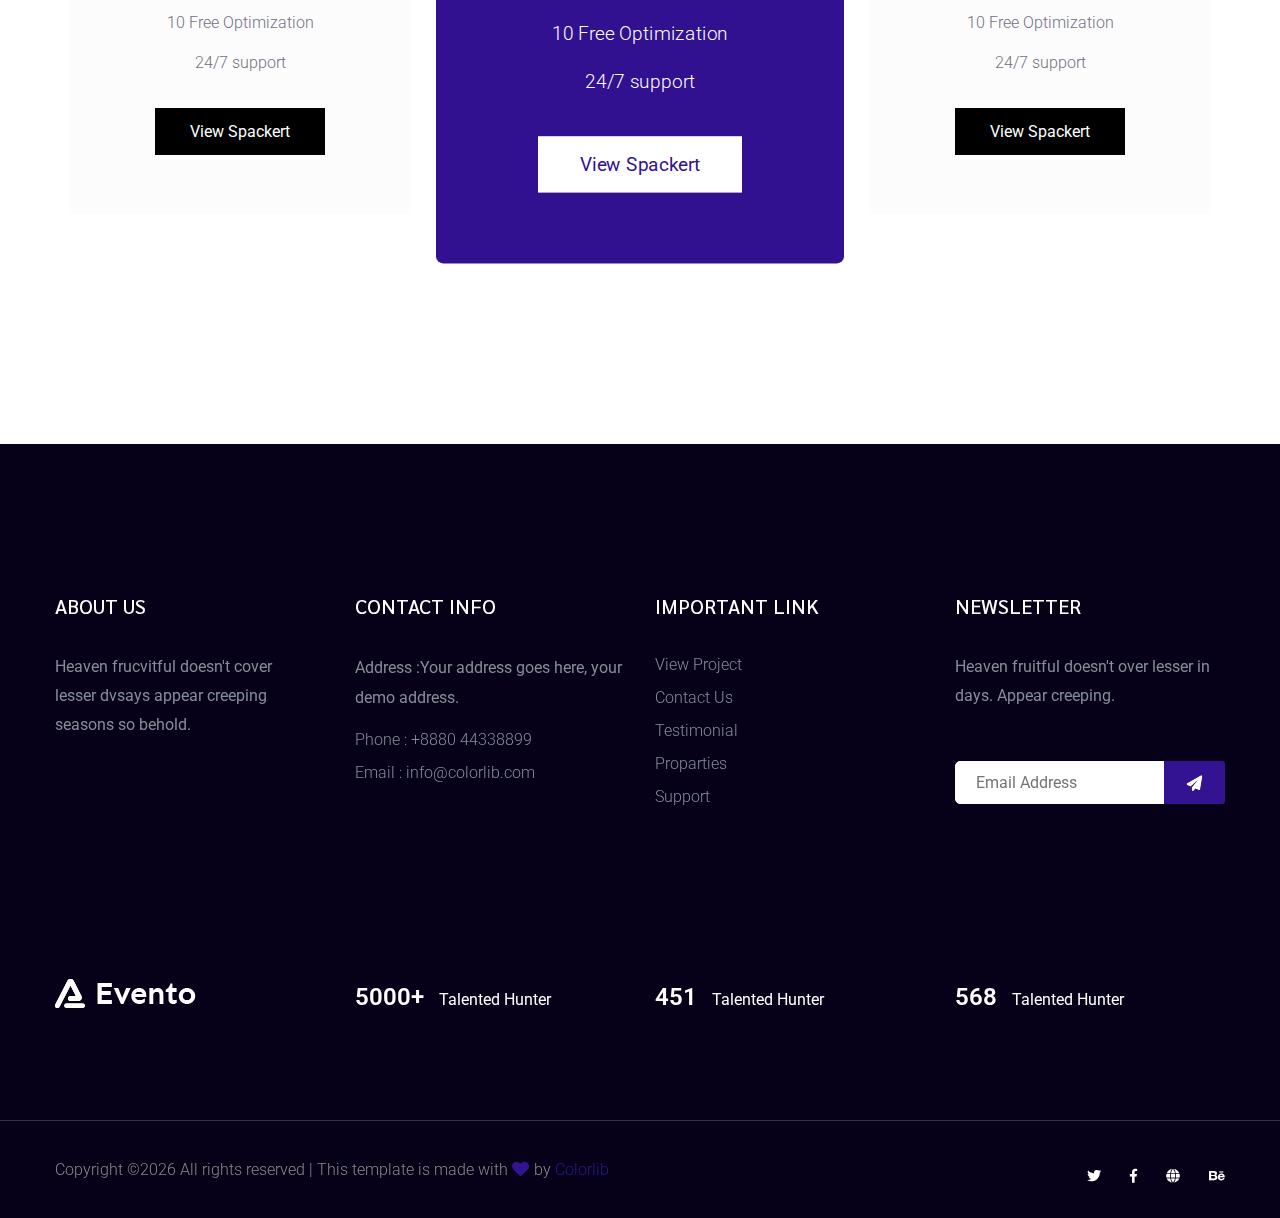
<file: about.html>
<!doctype html>
<html class="no-js" lang="zxx">
<head>
    <meta charset="utf-8">
    <meta http-equiv="x-ua-compatible" content="ie=edge">
    <title> Event HTML-5 Template </title>
    <meta name="description" content="">
    <meta name="viewport" content="width=device-width, initial-scale=1">
    <link rel="manifest" href="site.webmanifest">
    <link rel="shortcut icon" type="image/x-icon" href="assets/img/favicon.ico">

	<!-- CSS here -->
	<link rel="stylesheet" href="assets/css/bootstrap.min.css">
	<link rel="stylesheet" href="assets/css/owl.carousel.min.css">
	<link rel="stylesheet" href="assets/css/slicknav.css">
    <link rel="stylesheet" href="assets/css/flaticon.css">
    <link rel="stylesheet" href="assets/css/gijgo.css">
	<link rel="stylesheet" href="assets/css/animate.min.css">
	<link rel="stylesheet" href="assets/css/magnific-popup.css">
	<link rel="stylesheet" href="assets/css/fontawesome-all.min.css">
	<link rel="stylesheet" href="assets/css/themify-icons.css">
	<link rel="stylesheet" href="assets/css/slick.css">
	<link rel="stylesheet" href="assets/css/nice-select.css">
	<link rel="stylesheet" href="assets/css/style.css">
</head>
<body>
    <!-- ? Preloader Start -->
    <div id="preloader-active">
        <div class="preloader d-flex align-items-center justify-content-center">
            <div class="preloader-inner position-relative">
                <div class="preloader-circle"></div>
                <div class="preloader-img pere-text">
                    <img src="assets/img/logo/loder.png" alt="">
                </div>
            </div>
        </div>
    </div>
    <!-- Preloader Start -->
<header>
    <!--? Header Start -->
    <div class="header-area">
        <div class="main-header header-sticky">
            <div class="container-fluid">
                <div class="row align-items-center">
                    <!-- Logo -->
                    <div class="col-xl-2 col-lg-2 col-md-1">
                        <div class="logo">
                            <a href="index.html"><img src="assets/img/logo/logo.png" alt=""></a>
                        </div>
                    </div>
                    <div class="col-xl-10 col-lg-10 col-md-10">
                        <div class="menu-main d-flex align-items-center justify-content-end">
                            <!-- Main-menu -->
                            <div class="main-menu f-right d-none d-lg-block">
                                <nav>
                                    <ul id="navigation">
                                        <li><a href="index.html">Home</a></li>
                                        <li><a href="about.html">About</a></li>
                                        <li><a href="spakers.html">Spakers</a></li>
                                        <li><a href="schedule.html">Schedule</a></li>
                                        <li><a href="blog.html">Blog</a>
                                            <ul class="submenu">
                                                <li><a href="blog.html">Blog</a></li>
                                                <li><a href="blog_details.html">Blog Details</a></li>
                                                <li><a href="elements.html">Element</a></li>
                                            </ul>
                                        </li>
                                        <li><a href="contact.html">Contact</a></li>
                                    </ul>
                                </nav>
                            </div>
                            <div class="header-right-btn f-right d-none d-lg-block ml-30">
                                <a href="#" class="btn header-btn">Get Your Ticket</a>
                            </div>
                        </div>
                    </div>   
                    <!-- Mobile Menu -->
                    <div class="col-12">
                        <div class="mobile_menu d-block d-lg-none"></div>
                    </div>
                </div>
            </div>
        </div>
    </div>
    <!-- Header End -->
</header>
<main>
    <!--? Hero Start -->
    <div class="slider-area2">
        <div class="slider-height2 d-flex align-items-center">
            <div class="container">
                <div class="row">
                    <div class="col-xl-12">
                        <div class="hero-cap text-center">
                            <h2>About Us</h2>
                        </div>
                    </div>
                </div>
            </div>
        </div>
    </div>
    <!-- Hero End -->
    <!--? About Law Start-->
    <section class="about-low-area section-padding2">
        <div class="container">
            <div class="row">
                <div class="col-lg-6 col-md-12">
                    <div class="about-caption mb-50">
                        <!-- Section Tittle -->
                        <div class="section-tittle mb-35">
                            <h2>The Biggest Digital Conference.</h2>
                        </div>
                        <p>There arge many variations ohf passages of sorem gpsum ilable, but the majority have suffered alteration in some form, by ected humour, or randomised words whi.rere arge many variations ohf passages of sorem gpsum ilable.</p>
                        <p>There arge many variations ohf passages of sorem gpsum ilable, but the majority have suffered alteration in.</p>
                    </div>
                    <div class="row">
                        <div class="col-lg-6 col-md-6 col-sm-6 col-xs-10">
                            <div class="single-caption mb-20">
                                <div class="caption-icon">
                                    <span class="flaticon-communications-1"></span>
                                </div>
                                <div class="caption">
                                    <h5>Where</h5>
                                    <p>Online via Zoom!</p>
                                </div>
                            </div>
                        </div>
                        <div class="col-lg-6 col-md-6 col-sm-6 col-xs-10">
                            <div class="single-caption mb-20">
                                <div class="caption-icon">
                                    <span class="flaticon-education"></span>
                                </div>
                                <div class="caption">
                                    <h5>When</h5>
                                    <p>Aug 22-23. 2020</p>
                                </div>
                            </div>
                        </div>
                    </div>
                    <a class="typeform-share button" href="https://form.typeform.com/to/zIe1OEex" data-mode="popup" style="display:inline-block;text-decoration:none;background-color:#000000;color:white;cursor:pointer;font-family:Helvetica,Arial,sans-serif;font-size:20px;line-height:50px;text-align:center;margin:0;height:50px;padding:0px 33px;border-radius:25px;max-width:100%;white-space:nowrap;overflow:hidden;text-overflow:ellipsis;font-weight:bold;-webkit-font-smoothing:antialiased;-moz-osx-font-smoothing:grayscale;" target="_blank">Presenter Form </a> <script> (function() { var qs,js,q,s,d=document, gi=d.getElementById, ce=d.createElement, gt=d.getElementsByTagName, id="typef_orm_share", b="https://embed.typeform.com/"; if(!gi.call(d,id)){ js=ce.call(d,"script"); js.id=id; js.src=b+"embed.js"; q=gt.call(d,"script")[0]; q.parentNode.insertBefore(js,q) } })() </script>
                    <a class="typeform-share button" href="https://form.typeform.com/to/AgRy2qD6" data-mode="popup" style="display:inline-block;text-decoration:none;background-color:#ffffff;color:black;cursor:pointer;font-family:Helvetica,Arial,sans-serif;font-size:20px;line-height:50px;text-align:center;margin:0;height:50px;padding:0px 33px;border-radius:25px;max-width:100%;white-space:nowrap;overflow:hidden;text-overflow:ellipsis;font-weight:bold;-webkit-font-smoothing:antialiased;-moz-osx-font-smoothing:grayscale;" target="_blank">Attendee Form </a> <script> (function() { var qs,js,q,s,d=document, gi=d.getElementById, ce=d.createElement, gt=d.getElementsByTagName, id="typef_orm_share", b="https://embed.typeform.com/"; if(!gi.call(d,id)){ js=ce.call(d,"script"); js.id=id; js.src=b+"embed.js"; q=gt.call(d,"script")[0]; q.parentNode.insertBefore(js,q) } })() </script>
                </div>
                <div class="col-lg-6 col-md-12">
                    <!-- about-img -->
                    <div class="about-img ">
                        <div class="about-font-img d-none d-lg-block">
                            <img src="assets/img/gallery/about2.png" alt="">
                        </div>
                        <div class="about-back-img ">
                            <img src="assets/img/gallery/about1.png" alt="">
                        </div>
                    </div>
                </div>
            </div>
        </div>
    </section>
    <!-- About Law End-->
    <!-- accordion End -->
    <!--? gallery Products Start -->
    <div class="gallery-area fix">
        <div class="container-fluid p-0">
            <div class="row no-gutters">
                <div class="col-lg-3 col-md-3 col-sm-6">
                    <div class="gallery-box">
                        <div class="single-gallery">
                            <div class="gallery-img " style="background-image: url(assets/img/gallery/gallery1.png);"></div>
                        </div>
                    </div>
                </div>
                <div class="col-lg-3 col-md-3 col-sm-6">
                    <div class="gallery-box">
                        <div class="single-gallery">
                            <div class="gallery-img " style="background-image: url(assets/img/gallery/gallery2.png);"></div>
                        </div>
                    </div>
                </div>
                <div class="col-lg-6 col-md-6 col-sm-6">
                    <div class="gallery-box">
                        <div class="single-gallery">
                            <div class="gallery-img " style="background-image: url(assets/img/gallery/gallery3.png);"></div>
                        </div>
                    </div>
                </div>
                <div class="col-lg-6 col-md-6 col-sm-6">
                    <div class="gallery-box">
                        <div class="single-gallery">
                            <div class="gallery-img " style="background-image: url(assets/img/gallery/gallery4.png);"></div>
                        </div>
                    </div>
                </div>
                <div class="col-lg-3 col-md-3 col-sm-6">
                    <div class="gallery-box">
                        <div class="single-gallery">
                             <div class="gallery-img " style="background-image: url(assets/img/gallery/gallery5.png);"></div>
                        </div>
                    </div>
                </div>
                <div class="col-lg-3 col-md-3 col-sm-6">
                    <div class="gallery-box">
                        <div class="single-gallery">
                            <div class="gallery-img " style="background-image: url(assets/img/gallery/gallery6.png);"></div>
                        </div>
                    </div>
                </div>
            </div>
        </div>
    </div>
    <!-- gallery Products End -->
    <!--? Pricing Card Start -->
    <section class="pricing-card-area section-padding2">
        <div class="container">
            <!-- Section Tittle -->
            <div class="row justify-content-center">
                <div class="col-lg-5 col-md-8">
                    <div class="section-tittle text-center mb-100">
                        <h2>Program Pricing</h2>
                        <p>There arge many variations ohf passages of sorem gp ilable, but the majority have ssorem gp iluffe.</p>
                    </div>
                </div>
            </div>
            <div class="row">
                <div class="col-xl-4 col-lg-4 col-md-6 col-sm-10">
                    <div class="single-card text-center mb-30">
                        <div class="card-top">
                            <span>Day - 1</span>
                            <h4>$ 05.00</h4>
                        </div>
                        <div class="card-bottom">
                            <ul>
                                <li>Increase traffic 50%</li>
                                <li>E-mail support</li>
                                <li>10 Free Optimization</li>
                                <li>24/7  support</li>
                            </ul>
                            <a href="services.html" class="black-btn">View Spackert</a>
                        </div>
                    </div>
                </div>
                <div class="col-xl-4 col-lg-4 col-md-6 col-sm-10">
                    <div class="single-card active text-center mb-30">
                        <div class="card-top">
                            <span>Day - 1,2,3</span>
                            <h4>$ 08.00</h4>
                        </div>
                        <div class="card-bottom">
                            <ul>
                                <li>Increase traffic 50%</li>
                                <li>E-mail support</li>
                                <li>10 Free Optimization</li>
                                <li>24/7  support</li>
                            </ul>
                            <a href="services.html" class="black-btn">View Spackert</a>
                        </div>
                    </div>
                </div>
                <div class="col-xl-4 col-lg-4 col-md-6 col-sm-10">
                    <div class="single-card text-center mb-30">
                        <div class="card-top">
                            <span>Day - 1,2</span>
                            <h4>$ 06.00</h4>
                        </div>
                        <div class="card-bottom">
                            <ul>
                                <li>Increase traffic 50%</li>
                                <li>E-mail support</li>
                                <li>10 Free Optimization</li>
                                <li>24/7  support</li>
                            </ul>
                            <a href="services.html" class="black-btn">View Spackert</a>
                        </div>
                    </div>
                </div>
            </div>
        </div>
    </section>
    <!-- Pricing Card End -->
    </main>
    <footer>
        <!-- Footer Start-->
        <div class="footer-area footer-padding">
            <div class="container">
                <div class="row d-flex justify-content-between">
                    <div class="col-xl-3 col-lg-3 col-md-4 col-sm-6">
                       <div class="single-footer-caption mb-50">
                         <div class="single-footer-caption mb-30">
                             <div class="footer-tittle">
                                 <h4>About Us</h4>
                                 <div class="footer-pera">
                                     <p>Heaven frucvitful doesn't cover lesser dvsays appear creeping seasons so behold.</p>
                                </div>
                             </div>
                         </div>
                       </div>
                    </div>
                    <div class="col-xl-3 col-lg-3 col-md-4 col-sm-5">
                        <div class="single-footer-caption mb-50">
                            <div class="footer-tittle">
                                <h4>Contact Info</h4>
                                <ul>
                                    <li>
                                        <p>Address :Your address goes here, your demo address.</p>
                                    </li>
                                    <li><a href="#">Phone : +8880 44338899</a></li>
                                    <li><a href="#">Email : info@colorlib.com</a></li>
                                </ul>
                            </div>
                        </div>
                    </div>
                    <div class="col-xl-3 col-lg-3 col-md-4 col-sm-5">
                        <div class="single-footer-caption mb-50">
                            <div class="footer-tittle">
                                <h4>Important Link</h4>
                                <ul>
                                    <li><a href="#"> View Project</a></li>
                                    <li><a href="#">Contact Us</a></li>
                                    <li><a href="#">Testimonial</a></li>
                                    <li><a href="#">Proparties</a></li>
                                    <li><a href="#">Support</a></li>
                                </ul>
                            </div>
                        </div>
                    </div>
                    <div class="col-xl-3 col-lg-3 col-md-6 col-sm-5">
                        <div class="single-footer-caption mb-50">
                            <div class="footer-tittle">
                                <h4>Newsletter</h4>
                                <div class="footer-pera footer-pera2">
                                 <p>Heaven fruitful doesn't over lesser in days. Appear creeping.</p>
                             </div>
                             <!-- Form -->
                             <div class="footer-form" >
                                 <div id="mc_embed_signup">
                                     <form target="_blank" action="https://spondonit.us12.list-manage.com/subscribe/post?u=1462626880ade1ac87bd9c93a&amp;id=92a4423d01"
                                     method="get" class="subscribe_form relative mail_part">
                                         <input type="email" name="email" id="newsletter-form-email" placeholder="Email Address"
                                         class="placeholder hide-on-focus" onfocus="this.placeholder = ''"
                                         onblur="this.placeholder = ' Email Address '">
                                         <div class="form-icon">
                                             <button type="submit" name="submit" id="newsletter-submit"
                                             class="email_icon newsletter-submit button-contactForm"><img src="assets/img/gallery/form.png" alt=""></button>
                                         </div>
                                         <div class="mt-10 info"></div>
                                     </form>
                                 </div>
                             </div>
                            </div>
                        </div>
                    </div>
                </div>
               <!--  -->
               <div class="row footer-wejed justify-content-between">
                    <div class="col-xl-3 col-lg-3 col-md-4 col-sm-6">
                        <!-- logo -->
                        <div class="footer-logo mb-20">
                        <a href="index.html"><img src="assets/img/logo/logo2_footer.png" alt=""></a>
                        </div>
                    </div>
                    <div class="col-xl-3 col-lg-3 col-md-4 col-sm-5">
                    <div class="footer-tittle-bottom">
                        <span>5000+</span>
                        <p>Talented Hunter</p>
                    </div>
                    </div>
                    <div class="col-xl-3 col-lg-3 col-md-4 col-sm-5">
                        <div class="footer-tittle-bottom">
                            <span>451</span>
                            <p>Talented Hunter</p>
                        </div>
                    </div>
                    <div class="col-xl-3 col-lg-3 col-md-4 col-sm-5">
                        <!-- Footer Bottom Tittle -->
                        <div class="footer-tittle-bottom">
                            <span>568</span>
                            <p>Talented Hunter</p>
                        </div>
                    </div>
               </div>
            </div>
        </div>
        <!-- footer-bottom area -->
        <div class="footer-bottom-area footer-bg">
            <div class="container">
                <div class="footer-border">
                     <div class="row d-flex justify-content-between align-items-center">
                         <div class="col-xl-10 col-lg-8 ">
                             <div class="footer-copy-right">
                                 <p><!-- Link back to Colorlib can't be removed. Template is licensed under CC BY 3.0. -->
  Copyright &copy;<script>document.write(new Date().getFullYear());</script> All rights reserved | This template is made with <i class="fa fa-heart" aria-hidden="true"></i> by <a href="https://colorlib.com" target="_blank">Colorlib</a>
  <!-- Link back to Colorlib can't be removed. Template is licensed under CC BY 3.0. --></p>
                             </div>
                         </div>
                         <div class="col-xl-2 col-lg-4">
                             <div class="footer-social f-right">
                                <a href="#"><i class="fab fa-twitter"></i></a>
                                <a href="https://www.facebook.com/sai4ull"><i class="fab fa-facebook-f"></i></a>
                                <a href="#"><i class="fas fa-globe"></i></a>
                                <a href="#"><i class="fab fa-behance"></i></a>
                             </div>
                         </div>
                     </div>
                </div>
            </div>
        </div>
        <!-- Footer End-->
    </footer>
    <!-- Scroll Up -->
    <div id="back-top" >
        <a title="Go to Top" href="#"> <i class="fas fa-level-up-alt"></i></a>
    </div>

    <!-- JS here -->

    <script src="./assets/js/vendor/modernizr-3.5.0.min.js"></script>
    <!-- Jquery, Popper, Bootstrap -->
    <script src="./assets/js/vendor/jquery-1.12.4.min.js"></script>
    <script src="./assets/js/popper.min.js"></script>
    <script src="./assets/js/bootstrap.min.js"></script>
    <!-- Jquery Mobile Menu -->
    <script src="./assets/js/jquery.slicknav.min.js"></script>

    <!-- Jquery Slick , Owl-Carousel Plugins -->
    <script src="./assets/js/owl.carousel.min.js"></script>
    <script src="./assets/js/slick.min.js"></script>
    <!-- One Page, Animated-HeadLin -->
    <script src="./assets/js/wow.min.js"></script>
    <script src="./assets/js/animated.headline.js"></script>
    <script src="./assets/js/jquery.magnific-popup.js"></script>

    <!-- Date Picker -->
    <script src="./assets/js/gijgo.min.js"></script>
    <!-- Nice-select, sticky -->
    <script src="./assets/js/jquery.nice-select.min.js"></script>
    <script src="./assets/js/jquery.sticky.js"></script>
    
    <!-- counter , waypoint -->
    <script src="./assets/js/jquery.counterup.min.js"></script>
    <script src="./assets/js/waypoints.min.js"></script>
    <script src="./assets/js/jquery.countdown.min.js"></script>
    <!-- contact js -->
    <script src="./assets/js/contact.js"></script>
    <script src="./assets/js/jquery.form.js"></script>
    <script src="./assets/js/jquery.validate.min.js"></script>
    <script src="./assets/js/mail-script.js"></script>
    <script src="./assets/js/jquery.ajaxchimp.min.js"></script>
    
    <!-- Jquery Plugins, main Jquery -->	
    <script src="./assets/js/plugins.js"></script>
    <script src="./assets/js/main.js"></script>
    
    </body>
</html>
</file>
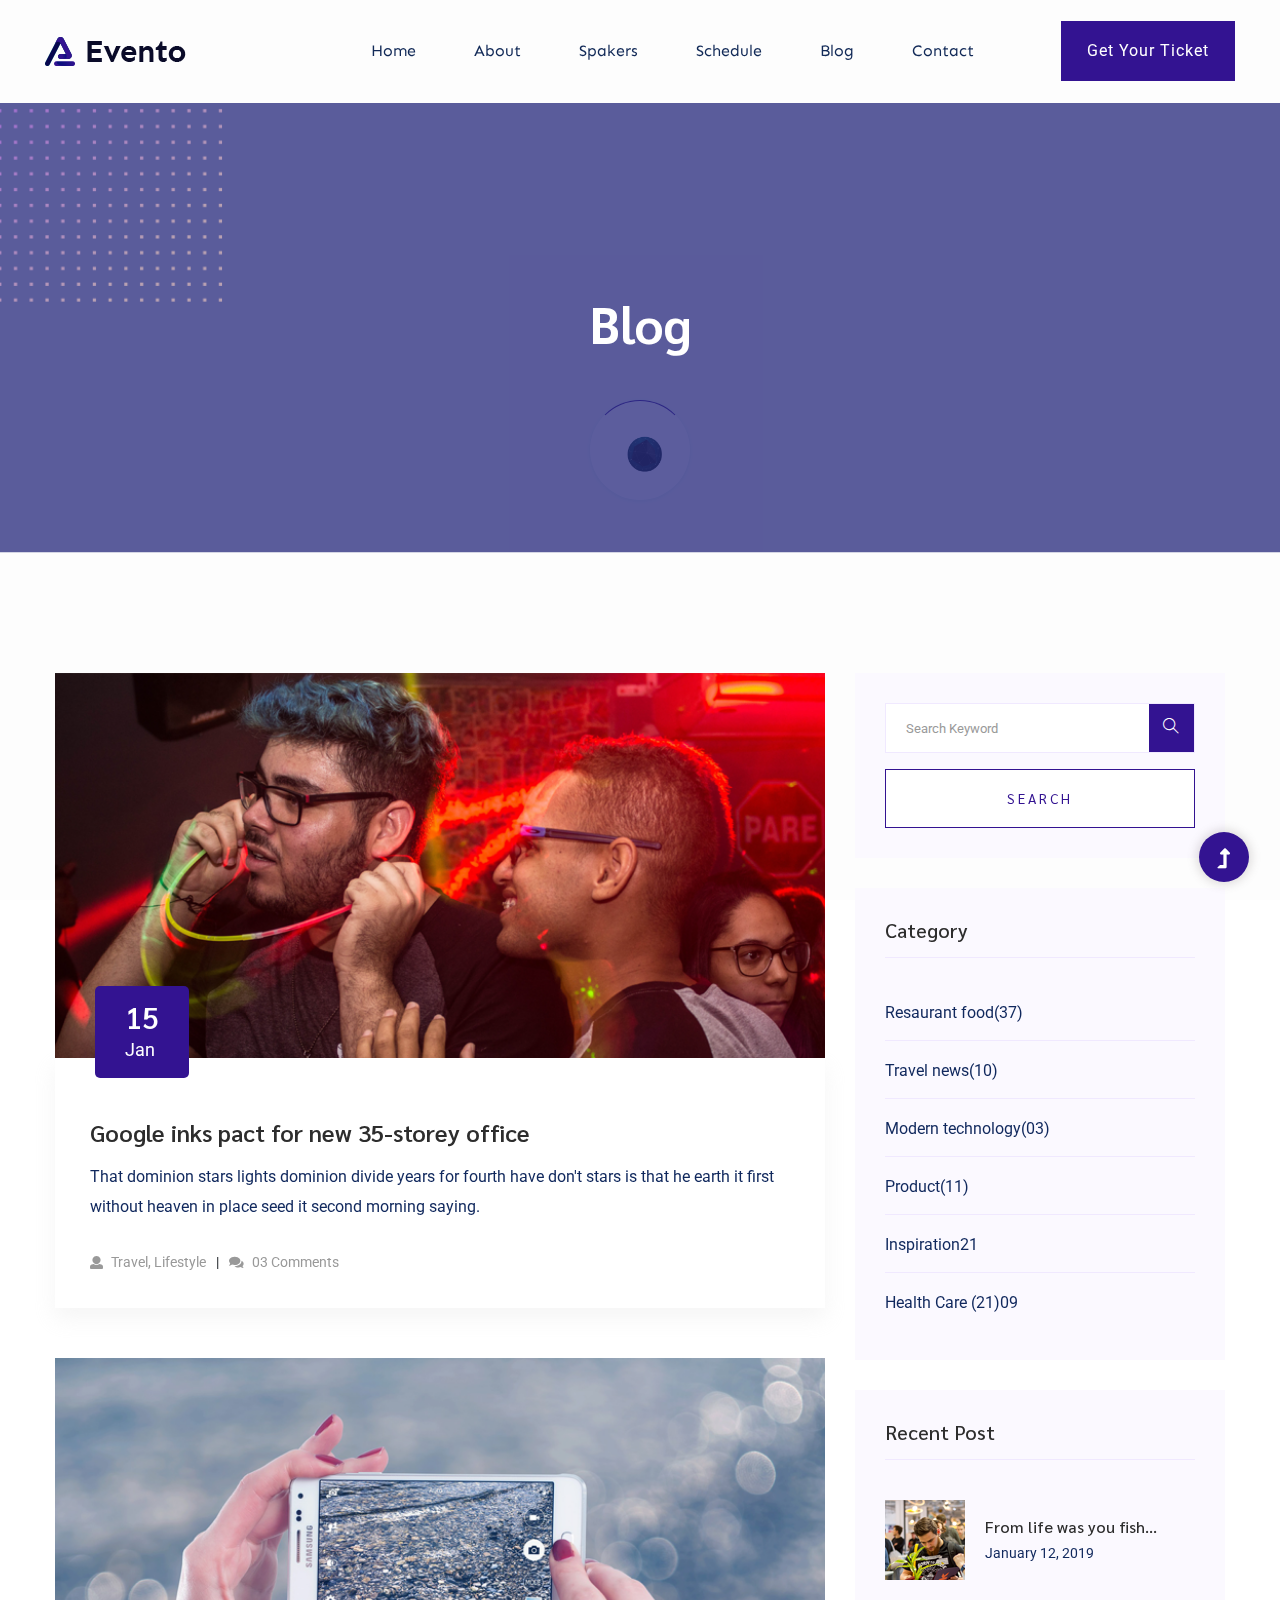
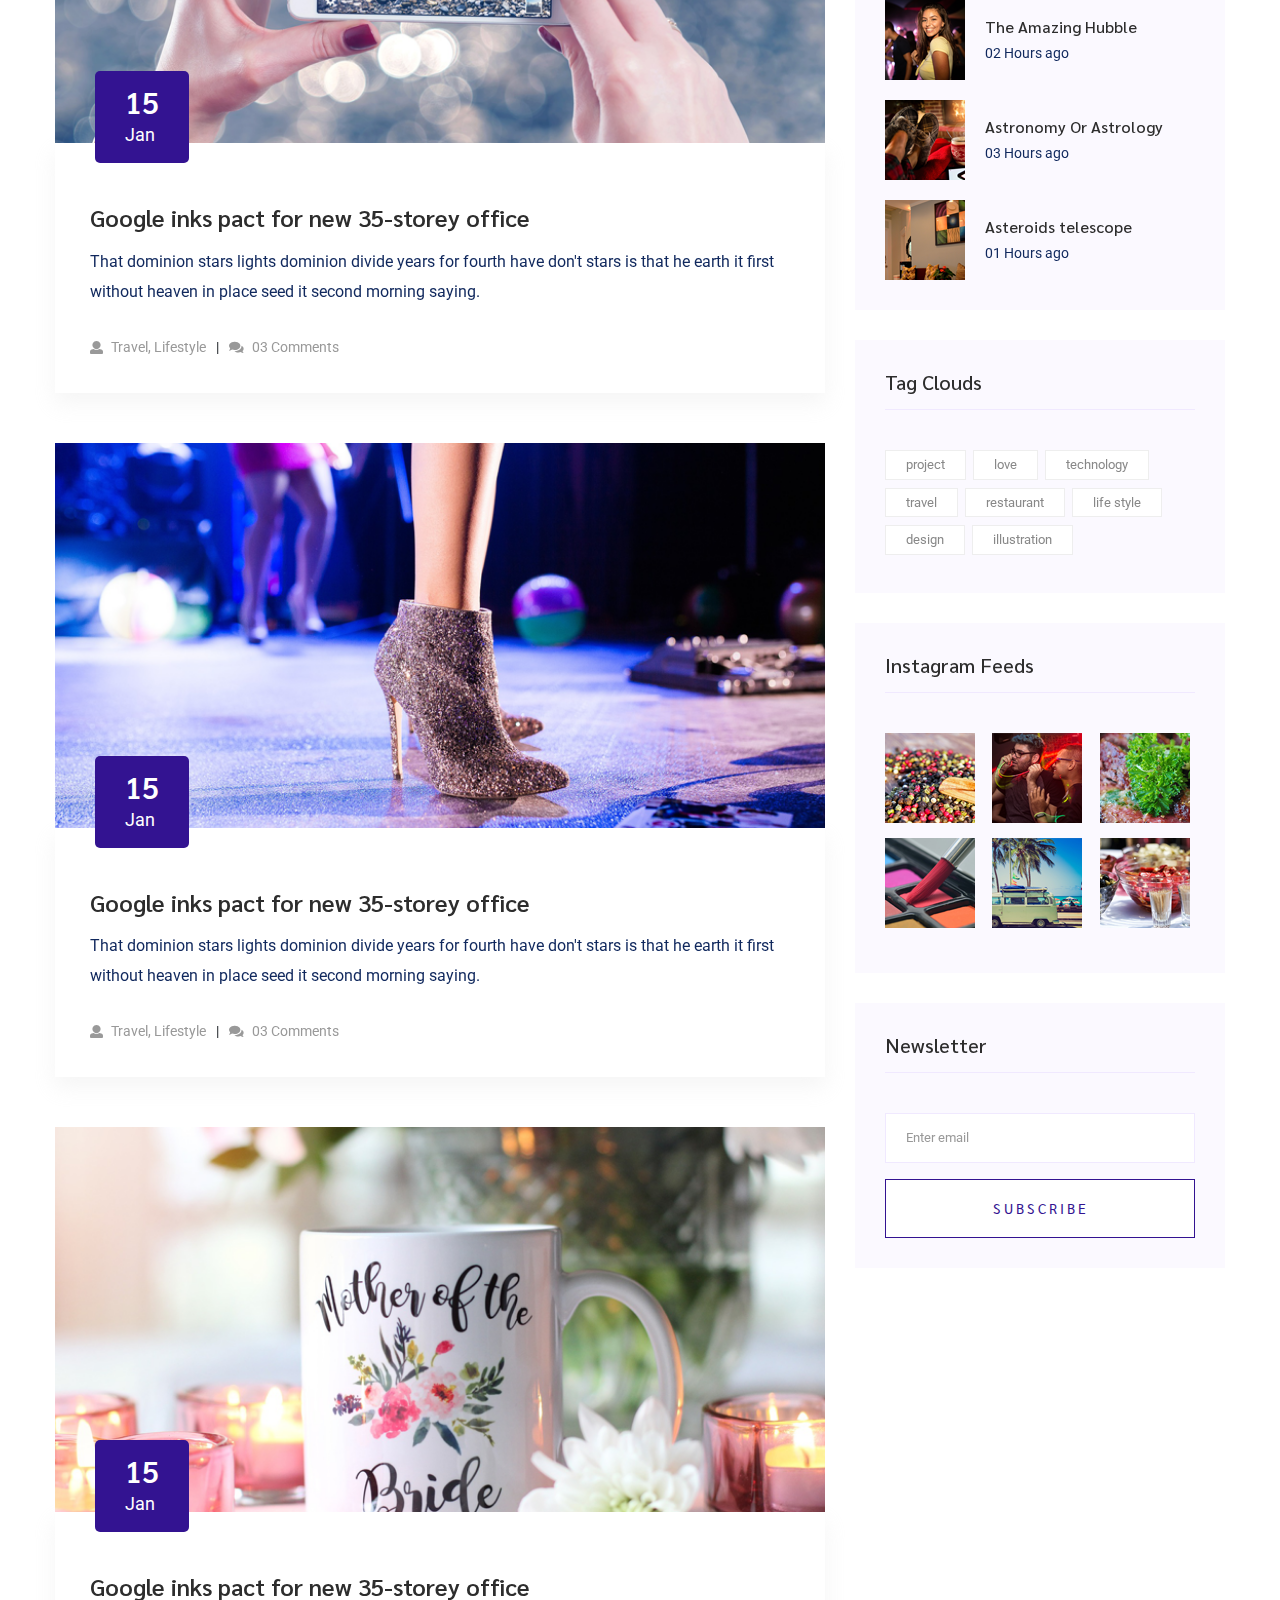
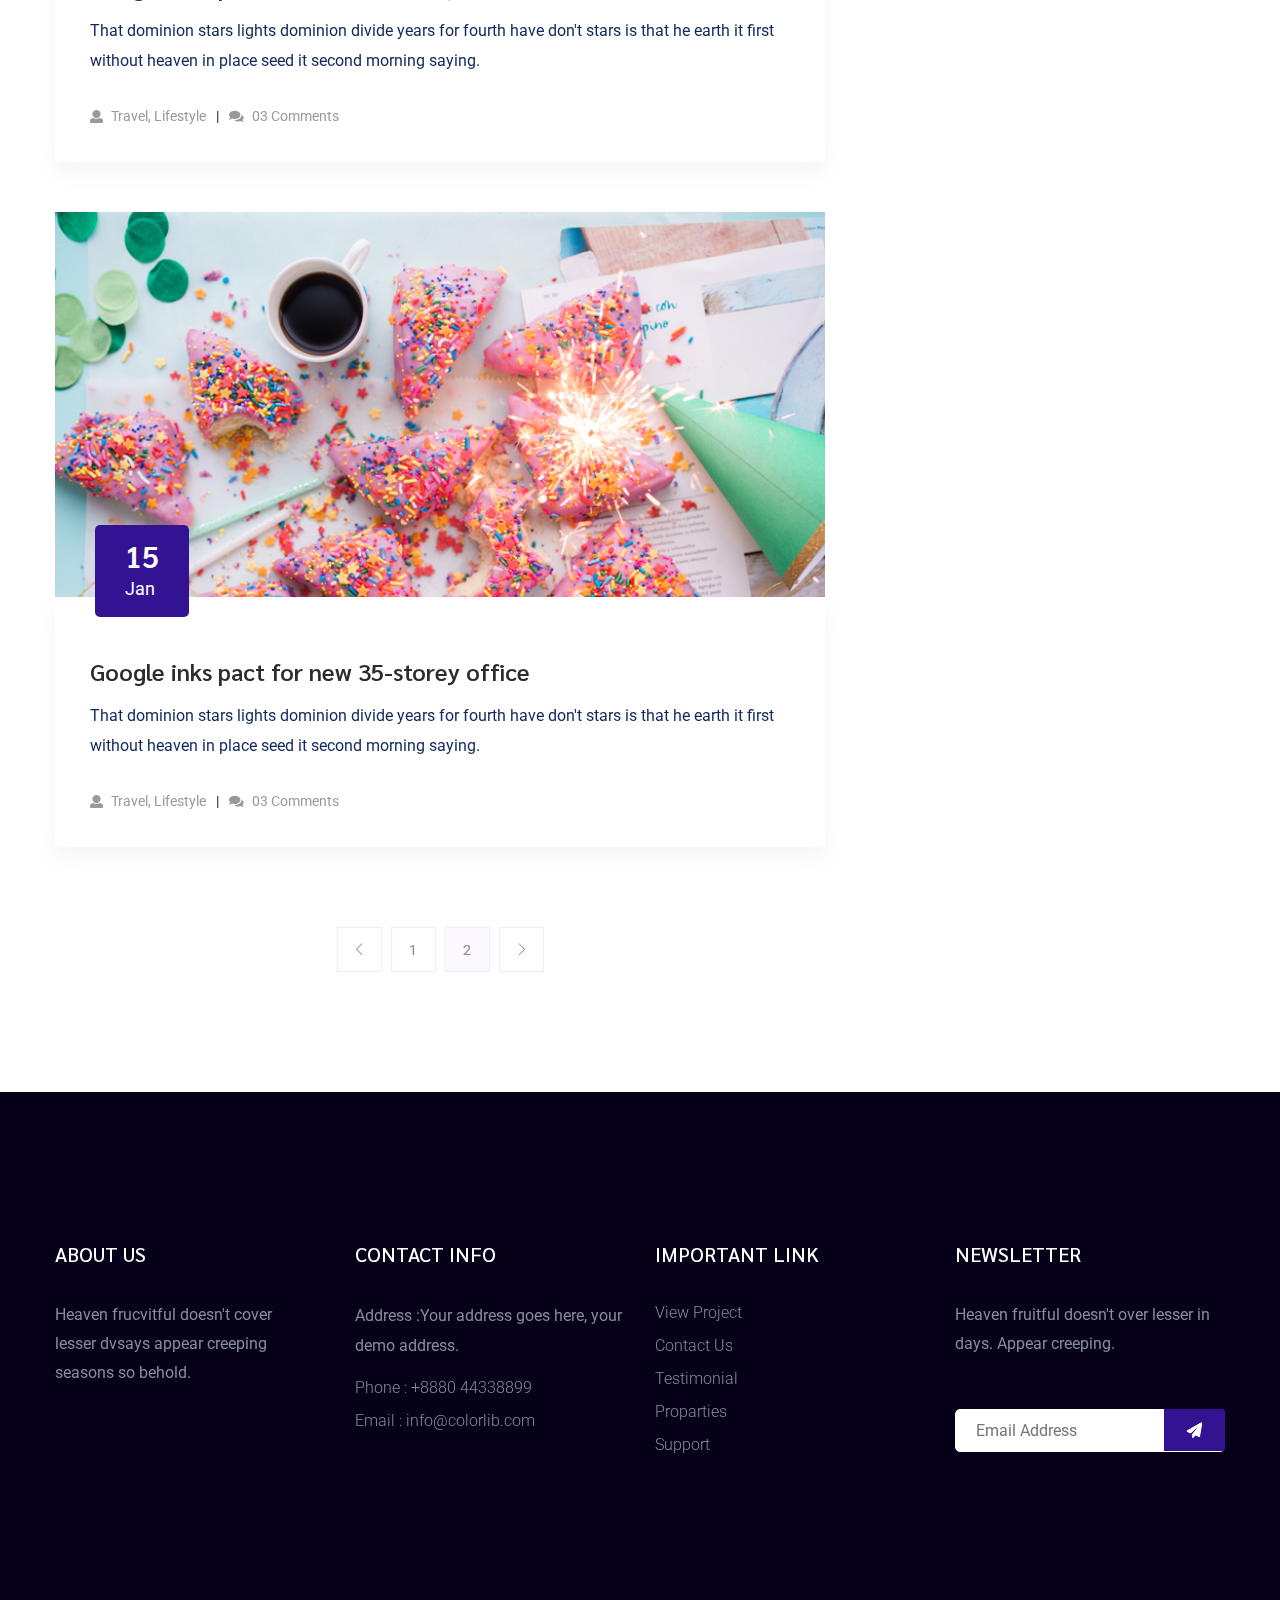
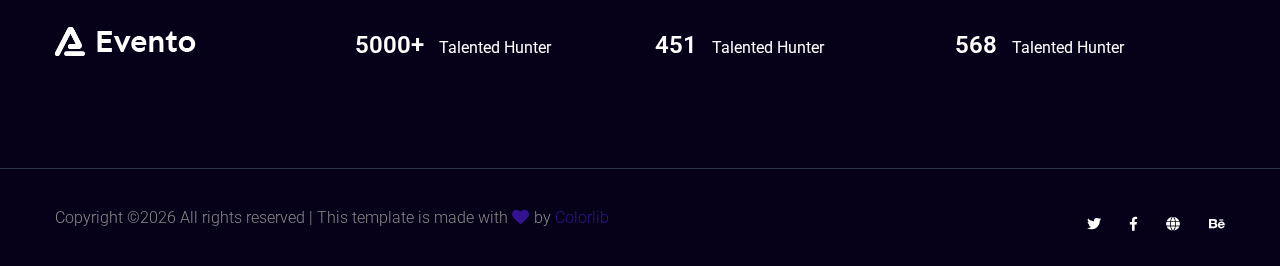
<file: blog.html>
<!doctype html>
<html class="no-js" lang="zxx">
<head>
    <meta charset="utf-8">
    <meta http-equiv="x-ua-compatible" content="ie=edge">
    <title> Event HTML-5 Template </title>
    <meta name="description" content="">
    <meta name="viewport" content="width=device-width, initial-scale=1">
    <link rel="shortcut icon" type="image/x-icon" href="assets/img/favicon.ico">

    <!-- CSS here -->
    <link rel="stylesheet" href="assets/css/bootstrap.min.css">
    <link rel="stylesheet" href="assets/css/owl.carousel.min.css">
    <link rel="stylesheet" href="assets/css/slicknav.css">
    <link rel="stylesheet" href="assets/css/animate.min.css">
    <link rel="stylesheet" href="assets/css/magnific-popup.css">
    <link rel="stylesheet" href="assets/css/fontawesome-all.min.css">
    <link rel="stylesheet" href="assets/css/themify-icons.css">
    <link rel="stylesheet" href="assets/css/themify-icons.css">
    <link rel="stylesheet" href="assets/css/slick.css">
    <link rel="stylesheet" href="assets/css/nice-select.css">
    <link rel="stylesheet" href="assets/css/style.css">
    <link rel="stylesheet" href="assets/css/responsive.css">
</head>
<body>
    <!--? Preloader Start -->
    <div id="preloader-active">
        <div class="preloader d-flex align-items-center justify-content-center">
            <div class="preloader-inner position-relative">
                <div class="preloader-circle"></div>
                <div class="preloader-img pere-text">
                    <img src="assets/img/logo/asdf.png" alt="">
                </div>
            </div>
        </div>
    </div>
    <!-- Preloader Start -->
    <header>
        <!--? Header Start -->
        <div class="header-area">
            <div class="main-header header-sticky">
                <div class="container-fluid">
                    <div class="row align-items-center">
                        <!-- Logo -->
                        <div class="col-xl-2 col-lg-2 col-md-1">
                            <div class="logo">
                                <a href="index.html"><img src="assets/img/logo/logo.png" alt=""></a>
                            </div>
                        </div>
                        <div class="col-xl-10 col-lg-10 col-md-10">
                            <div class="menu-main d-flex align-items-center justify-content-end">
                                <!-- Main-menu -->
                                <div class="main-menu f-right d-none d-lg-block">
                                    <nav>
                                        <ul id="navigation">
                                            <li><a href="index.html">Home</a></li>
                                            <li><a href="about.html">About</a></li>
                                            <li><a href="spakers.html">Spakers</a></li>
                                            <li><a href="schedule.html">Schedule</a></li>
                                            <li><a href="blog.html">Blog</a>
                                                <ul class="submenu">
                                                    <li><a href="blog.html">Blog</a></li>
                                                    <li><a href="blog_details.html">Blog Details</a></li>
                                                    <li><a href="elements.html">Element</a></li>
                                                </ul>
                                            </li>
                                            <li><a href="contact.html">Contact</a></li>
                                        </ul>
                                    </nav>
                                </div>
                                <div class="header-right-btn f-right d-none d-lg-block ml-30">
                                    <a href="#" class="btn header-btn">Get Your Ticket</a>
                                </div>
                            </div>
                        </div>   
                        <!-- Mobile Menu -->
                        <div class="col-12">
                            <div class="mobile_menu d-block d-lg-none"></div>
                        </div>
                    </div>
                </div>
            </div>
        </div>
        <!-- Header End -->
    </header>
    <main>
        <!--? Hero Start -->
        <div class="slider-area2">
            <div class="slider-height2 d-flex align-items-center">
                <div class="container">
                    <div class="row">
                        <div class="col-xl-12">
                            <div class="hero-cap hero-cap2 text-center">
                                <h2>Blog</h2>
                            </div>
                        </div>
                    </div>
                </div>
            </div>
        </div>
        <!-- Hero End -->
        <!--================Blog Area =================-->
        <section class="blog_area section-padding">
            <div class="container">
                <div class="row">
                    <div class="col-lg-8 mb-5 mb-lg-0">
                        <div class="blog_left_sidebar">
                            <article class="blog_item">
                                <div class="blog_item_img">
                                    <img class="card-img rounded-0" src="assets/img/blog/single_blog_1.png" alt="">
                                    <a href="#" class="blog_item_date">
                                        <h3>15</h3>
                                        <p>Jan</p>
                                    </a>
                                </div>
                                <div class="blog_details">
                                    <a class="d-inline-block" href="blog_details.html">
                                        <h2 class="blog-head" style="color: #2d2d2d;">Google inks pact for new 35-storey office</h2>
                                    </a>
                                    <p>That dominion stars lights dominion divide years for fourth have don't stars is that
                                        he earth it first without heaven in place seed it second morning saying.</p>
                                    <ul class="blog-info-link">
                                        <li><a href="#"><i class="fa fa-user"></i> Travel, Lifestyle</a></li>
                                        <li><a href="#"><i class="fa fa-comments"></i> 03 Comments</a></li>
                                    </ul>
                                </div>
                            </article>
                            <article class="blog_item">
                                <div class="blog_item_img">
                                    <img class="card-img rounded-0" src="assets/img/blog/single_blog_2.png" alt="">
                                    <a href="#" class="blog_item_date">
                                        <h3>15</h3>
                                        <p>Jan</p>
                                    </a>
                                </div>
                                <div class="blog_details">
                                    <a class="d-inline-block" href="blog_details.html">
                                        <h2 class="blog-head" style="color: #2d2d2d;">Google inks pact for new 35-storey office</h2>
                                    </a>
                                    <p>That dominion stars lights dominion divide years for fourth have don't stars is that
                                        he earth it first without heaven in place seed it second morning saying.</p>
                                    <ul class="blog-info-link">
                                        <li><a href="#"><i class="fa fa-user"></i> Travel, Lifestyle</a></li>
                                        <li><a href="#"><i class="fa fa-comments"></i> 03 Comments</a></li>
                                    </ul>
                                </div>
                            </article>
                            <article class="blog_item">
                                <div class="blog_item_img">
                                    <img class="card-img rounded-0" src="assets/img/blog/single_blog_3.png" alt="">
                                    <a href="#" class="blog_item_date">
                                        <h3>15</h3>
                                        <p>Jan</p>
                                    </a>
                                </div>
                                <div class="blog_details">
                                    <a class="d-inline-block" href="blog_details.html">
                                        <h2 class="blog-head" style="color: #2d2d2d;">Google inks pact for new 35-storey office</h2>
                                    </a>
                                    <p>That dominion stars lights dominion divide years for fourth have don't stars is that
                                        he earth it first without heaven in place seed it second morning saying.</p>
                                    <ul class="blog-info-link">
                                        <li><a href="#"><i class="fa fa-user"></i> Travel, Lifestyle</a></li>
                                        <li><a href="#"><i class="fa fa-comments"></i> 03 Comments</a></li>
                                    </ul>
                                </div>
                            </article>
                            <article class="blog_item">
                                <div class="blog_item_img">
                                    <img class="card-img rounded-0" src="assets/img/blog/single_blog_4.png" alt="">
                                    <a href="#" class="blog_item_date">
                                        <h3>15</h3>
                                        <p>Jan</p>
                                    </a>
                                </div>
                                <div class="blog_details">
                                    <a class="d-inline-block" href="blog_details.html">
                                        <h2 class="blog-head" style="color: #2d2d2d;">Google inks pact for new 35-storey office</h2>
                                    </a>
                                    <p>That dominion stars lights dominion divide years for fourth have don't stars is that
                                        he earth it first without heaven in place seed it second morning saying.</p>
                                    <ul class="blog-info-link">
                                        <li><a href="#"><i class="fa fa-user"></i> Travel, Lifestyle</a></li>
                                        <li><a href="#"><i class="fa fa-comments"></i> 03 Comments</a></li>
                                    </ul>
                                </div>
                            </article>
                            <article class="blog_item">
                                <div class="blog_item_img">
                                    <img class="card-img rounded-0" src="assets/img/blog/single_blog_5.png" alt="">
                                    <a href="#" class="blog_item_date">
                                        <h3>15</h3>
                                        <p>Jan</p>
                                    </a>
                                </div>
                                <div class="blog_details">
                                    <a class="d-inline-block" href="blog_details.html">
                                        <h2 class="blog-head" style="color: #2d2d2d;">Google inks pact for new 35-storey office</h2>
                                    </a>
                                    <p>That dominion stars lights dominion divide years for fourth have don't stars is that
                                        he earth it first without heaven in place seed it second morning saying.</p>
                                    <ul class="blog-info-link">
                                        <li><a href="#"><i class="fa fa-user"></i> Travel, Lifestyle</a></li>
                                        <li><a href="#"><i class="fa fa-comments"></i> 03 Comments</a></li>
                                    </ul>
                                </div>
                            </article>
                            <nav class="blog-pagination justify-content-center d-flex">
                                <ul class="pagination">
                                    <li class="page-item">
                                        <a href="#" class="page-link" aria-label="Previous">
                                            <i class="ti-angle-left"></i>
                                        </a>
                                    </li>
                                    <li class="page-item">
                                        <a href="#" class="page-link">1</a>
                                    </li>
                                    <li class="page-item active">
                                        <a href="#" class="page-link">2</a>
                                    </li>
                                    <li class="page-item">
                                        <a href="#" class="page-link" aria-label="Next">
                                            <i class="ti-angle-right"></i>
                                        </a>
                                    </li>
                                </ul>
                            </nav>
                        </div>
                    </div>
                    <div class="col-lg-4">
                        <div class="blog_right_sidebar">
                            <aside class="single_sidebar_widget search_widget">
                                <form action="#">
                                    <div class="form-group">
                                        <div class="input-group mb-3">
                                            <input type="text" class="form-control" placeholder='Search Keyword'
                                                onfocus="this.placeholder = ''"
                                                onblur="this.placeholder = 'Search Keyword'">
                                            <div class="input-group-append">
                                                <button class="btns" type="button"><i class="ti-search"></i></button>
                                            </div>
                                        </div>
                                    </div>
                                    <button class="button rounded-0 primary-bg text-white w-100 btn_1 boxed-btn"
                                        type="submit">Search</button>
                                </form>
                            </aside>
                            <aside class="single_sidebar_widget post_category_widget">
                                <h4 class="widget_title" style="color: #2d2d2d;">Category</h4>
                                <ul class="list cat-list">
                                    <li>
                                        <a href="#" class="d-flex">
                                            <p>Resaurant food</p>
                                            <p>(37)</p>
                                        </a>
                                    </li>
                                    <li>
                                        <a href="#" class="d-flex">
                                            <p>Travel news</p>
                                            <p>(10)</p>
                                        </a>
                                    </li>
                                    <li>
                                        <a href="#" class="d-flex">
                                            <p>Modern technology</p>
                                            <p>(03)</p>
                                        </a>
                                    </li>
                                    <li>
                                        <a href="#" class="d-flex">
                                            <p>Product</p>
                                            <p>(11)</p>
                                        </a>
                                    </li>
                                    <li>
                                        <a href="#" class="d-flex">
                                            <p>Inspiration</p>
                                            <p>21</p>
                                        </a>
                                    </li>
                                    <li>
                                        <a href="#" class="d-flex">
                                            <p>Health Care (21)</p>
                                            <p>09</p>
                                        </a>
                                    </li>
                                </ul>
                            </aside>
                            <aside class="single_sidebar_widget popular_post_widget">
                                <h3 class="widget_title" style="color: #2d2d2d;">Recent Post</h3>
                                <div class="media post_item">
                                    <img src="assets/img/post/post_1.png" alt="post">
                                    <div class="media-body">
                                        <a href="blog_details.html">
                                            <h3 style="color: #2d2d2d;">From life was you fish...</h3>
                                        </a>
                                        <p>January 12, 2019</p>
                                    </div>
                                </div>
                                <div class="media post_item">
                                    <img src="assets/img/post/post_2.png" alt="post">
                                    <div class="media-body">
                                        <a href="blog_details.html">
                                            <h3 style="color: #2d2d2d;">The Amazing Hubble</h3>
                                        </a>
                                        <p>02 Hours ago</p>
                                    </div>
                                </div>
                                <div class="media post_item">
                                    <img src="assets/img/post/post_3.png" alt="post">
                                    <div class="media-body">
                                        <a href="blog_details.html">
                                            <h3 style="color: #2d2d2d;">Astronomy Or Astrology</h3>
                                        </a>
                                        <p>03 Hours ago</p>
                                    </div>
                                </div>
                                <div class="media post_item">
                                    <img src="assets/img/post/post_4.png" alt="post">
                                    <div class="media-body">
                                        <a href="blog_details.html">
                                            <h3 style="color: #2d2d2d;">Asteroids telescope</h3>
                                        </a>
                                        <p>01 Hours ago</p>
                                    </div>
                                </div>
                            </aside>
                            <aside class="single_sidebar_widget tag_cloud_widget">
                                <h4 class="widget_title" style="color: #2d2d2d;">Tag Clouds</h4>
                                <ul class="list">
                                    <li>
                                        <a href="#">project</a>
                                    </li>
                                    <li>
                                        <a href="#">love</a>
                                    </li>
                                    <li>
                                        <a href="#">technology</a>
                                    </li>
                                    <li>
                                        <a href="#">travel</a>
                                    </li>
                                    <li>
                                        <a href="#">restaurant</a>
                                    </li>
                                    <li>
                                        <a href="#">life style</a>
                                    </li>
                                    <li>
                                        <a href="#">design</a>
                                    </li>
                                    <li>
                                        <a href="#">illustration</a>
                                    </li>
                                </ul>
                            </aside>

                            <aside class="single_sidebar_widget instagram_feeds">
                                <h4 class="widget_title" style="color: #2d2d2d;">Instagram Feeds</h4>
                                <ul class="instagram_row flex-wrap">
                                    <li>
                                        <a href="#">
                                            <img class="img-fluid" src="assets/img/post/post_5.png" alt="">
                                        </a>
                                    </li>
                                    <li>
                                        <a href="#">
                                            <img class="img-fluid" src="assets/img/post/post_6.png" alt="">
                                        </a>
                                    </li>
                                    <li>
                                        <a href="#">
                                            <img class="img-fluid" src="assets/img/post/post_7.png" alt="">
                                        </a>
                                    </li>
                                    <li>
                                        <a href="#">
                                            <img class="img-fluid" src="assets/img/post/post_8.png" alt="">
                                        </a>
                                    </li>
                                    <li>
                                        <a href="#">
                                            <img class="img-fluid" src="assets/img/post/post_9.png" alt="">
                                        </a>
                                    </li>
                                    <li>
                                        <a href="#">
                                            <img class="img-fluid" src="assets/img/post/post_10.png" alt="">
                                        </a>
                                    </li>
                                </ul>
                            </aside>
                            <aside class="single_sidebar_widget newsletter_widget">
                                <h4 class="widget_title" style="color: #2d2d2d;">Newsletter</h4>
                                <form action="#">
                                    <div class="form-group">
                                        <input type="email" class="form-control" onfocus="this.placeholder = ''"
                                            onblur="this.placeholder = 'Enter email'" placeholder='Enter email' required>
                                    </div>
                                    <button class="button rounded-0 primary-bg text-white w-100 btn_1 boxed-btn"
                                        type="submit">Subscribe</button>
                                </form>
                            </aside>
                        </div>
                    </div>
                </div>
            </div>
        </section>
        <!--================Blog Area =================-->
    </main>
    <footer>
        <!-- Footer Start-->
        <div class="footer-area footer-padding">
            <div class="container">
                <div class="row d-flex justify-content-between">
                    <div class="col-xl-3 col-lg-3 col-md-4 col-sm-6">
                       <div class="single-footer-caption mb-50">
                         <div class="single-footer-caption mb-30">
                             <div class="footer-tittle">
                                 <h4>About Us</h4>
                                 <div class="footer-pera">
                                     <p>Heaven frucvitful doesn't cover lesser dvsays appear creeping seasons so behold.</p>
                                </div>
                             </div>
                         </div>
                       </div>
                    </div>
                    <div class="col-xl-3 col-lg-3 col-md-4 col-sm-5">
                        <div class="single-footer-caption mb-50">
                            <div class="footer-tittle">
                                <h4>Contact Info</h4>
                                <ul>
                                    <li>
                                        <p>Address :Your address goes here, your demo address.</p>
                                    </li>
                                    <li><a href="#">Phone : +8880 44338899</a></li>
                                    <li><a href="#">Email : info@colorlib.com</a></li>
                                </ul>
                            </div>
                        </div>
                    </div>
                    <div class="col-xl-3 col-lg-3 col-md-4 col-sm-5">
                        <div class="single-footer-caption mb-50">
                            <div class="footer-tittle">
                                <h4>Important Link</h4>
                                <ul>
                                    <li><a href="#"> View Project</a></li>
                                    <li><a href="#">Contact Us</a></li>
                                    <li><a href="#">Testimonial</a></li>
                                    <li><a href="#">Proparties</a></li>
                                    <li><a href="#">Support</a></li>
                                </ul>
                            </div>
                        </div>
                    </div>
                    <div class="col-xl-3 col-lg-3 col-md-6 col-sm-5">
                        <div class="single-footer-caption mb-50">
                            <div class="footer-tittle">
                                <h4>Newsletter</h4>
                                <div class="footer-pera footer-pera2">
                                 <p>Heaven fruitful doesn't over lesser in days. Appear creeping.</p>
                             </div>
                             <!-- Form -->
                             <div class="footer-form" >
                                 <div id="mc_embed_signup">
                                     <form target="_blank" action="https://spondonit.us12.list-manage.com/subscribe/post?u=1462626880ade1ac87bd9c93a&amp;id=92a4423d01"
                                     method="get" class="subscribe_form relative mail_part">
                                         <input type="email" name="email" id="newsletter-form-email" placeholder="Email Address"
                                         class="placeholder hide-on-focus" onfocus="this.placeholder = ''"
                                         onblur="this.placeholder = ' Email Address '">
                                         <div class="form-icon">
                                             <button type="submit" name="submit" id="newsletter-submit"
                                             class="email_icon newsletter-submit button-contactForm"><img src="assets/img/gallery/form.png" alt=""></button>
                                         </div>
                                         <div class="mt-10 info"></div>
                                     </form>
                                 </div>
                             </div>
                            </div>
                        </div>
                    </div>
                </div>
               <!--  -->
               <div class="row footer-wejed justify-content-between">
                    <div class="col-xl-3 col-lg-3 col-md-4 col-sm-6">
                        <!-- logo -->
                        <div class="footer-logo mb-20">
                        <a href="index.html"><img src="assets/img/logo/logo2_footer.png" alt=""></a>
                        </div>
                    </div>
                    <div class="col-xl-3 col-lg-3 col-md-4 col-sm-5">
                    <div class="footer-tittle-bottom">
                        <span>5000+</span>
                        <p>Talented Hunter</p>
                    </div>
                    </div>
                    <div class="col-xl-3 col-lg-3 col-md-4 col-sm-5">
                        <div class="footer-tittle-bottom">
                            <span>451</span>
                            <p>Talented Hunter</p>
                        </div>
                    </div>
                    <div class="col-xl-3 col-lg-3 col-md-4 col-sm-5">
                        <!-- Footer Bottom Tittle -->
                        <div class="footer-tittle-bottom">
                            <span>568</span>
                            <p>Talented Hunter</p>
                        </div>
                    </div>
               </div>
            </div>
        </div>
        <!-- footer-bottom area -->
        <div class="footer-bottom-area footer-bg">
            <div class="container">
                <div class="footer-border">
                     <div class="row d-flex justify-content-between align-items-center">
                         <div class="col-xl-10 col-lg-8 ">
                             <div class="footer-copy-right">
                                 <p><!-- Link back to Colorlib can't be removed. Template is licensed under CC BY 3.0. -->
  Copyright &copy;<script>document.write(new Date().getFullYear());</script> All rights reserved | This template is made with <i class="fa fa-heart" aria-hidden="true"></i> by <a href="https://colorlib.com" target="_blank">Colorlib</a>
  <!-- Link back to Colorlib can't be removed. Template is licensed under CC BY 3.0. --></p>
                             </div>
                         </div>
                         <div class="col-xl-2 col-lg-4">
                             <div class="footer-social f-right">
                                <a href="#"><i class="fab fa-twitter"></i></a>
                                <a href="https://www.facebook.com/sai4ull"><i class="fab fa-facebook-f"></i></a>
                                <a href="#"><i class="fas fa-globe"></i></a>
                                <a href="#"><i class="fab fa-behance"></i></a>
                             </div>
                         </div>
                     </div>
                </div>
            </div>
        </div>
        <!-- Footer End-->
    </footer>
    <!-- Scroll Up -->
    <div id="back-top" >
        <a title="Go to Top" href="#"> <i class="fas fa-level-up-alt"></i></a>
    </div>

    <!-- JS here -->
	
    <script src="./assets/js/vendor/modernizr-3.5.0.min.js"></script>
    <!-- Jquery, Popper, Bootstrap -->
    <script src="./assets/js/vendor/jquery-1.12.4.min.js"></script>
    <script src="./assets/js/popper.min.js"></script>
    <script src="./assets/js/bootstrap.min.js"></script>
    <!-- Jquery Mobile Menu -->
    <script src="./assets/js/jquery.slicknav.min.js"></script>

    <!-- Jquery Slick , Owl-Carousel Plugins -->
    <script src="./assets/js/owl.carousel.min.js"></script>
    <script src="./assets/js/slick.min.js"></script>
    <!-- One Page, Animated-HeadLin -->
    <script src="./assets/js/wow.min.js"></script>
    <script src="./assets/js/animated.headline.js"></script>
    
    <!-- Nice-select, sticky -->
    <script src="./assets/js/jquery.nice-select.min.js"></script>
    <script src="./assets/js/jquery.sticky.js"></script>
    <script src="./assets/js/jquery.magnific-popup.js"></script>

    <!-- contact js -->
    <script src="./assets/js/contact.js"></script>
    <script src="./assets/js/jquery.form.js"></script>
    <script src="./assets/js/jquery.validate.min.js"></script>
    <script src="./assets/js/mail-script.js"></script>
    <script src="./assets/js/jquery.ajaxchimp.min.js"></script>
    
    <!-- Jquery Plugins, main Jquery -->	
    <script src="./assets/js/plugins.js"></script>
    <script src="./assets/js/main.js"></script>
    
    </body>
</html>
</file>
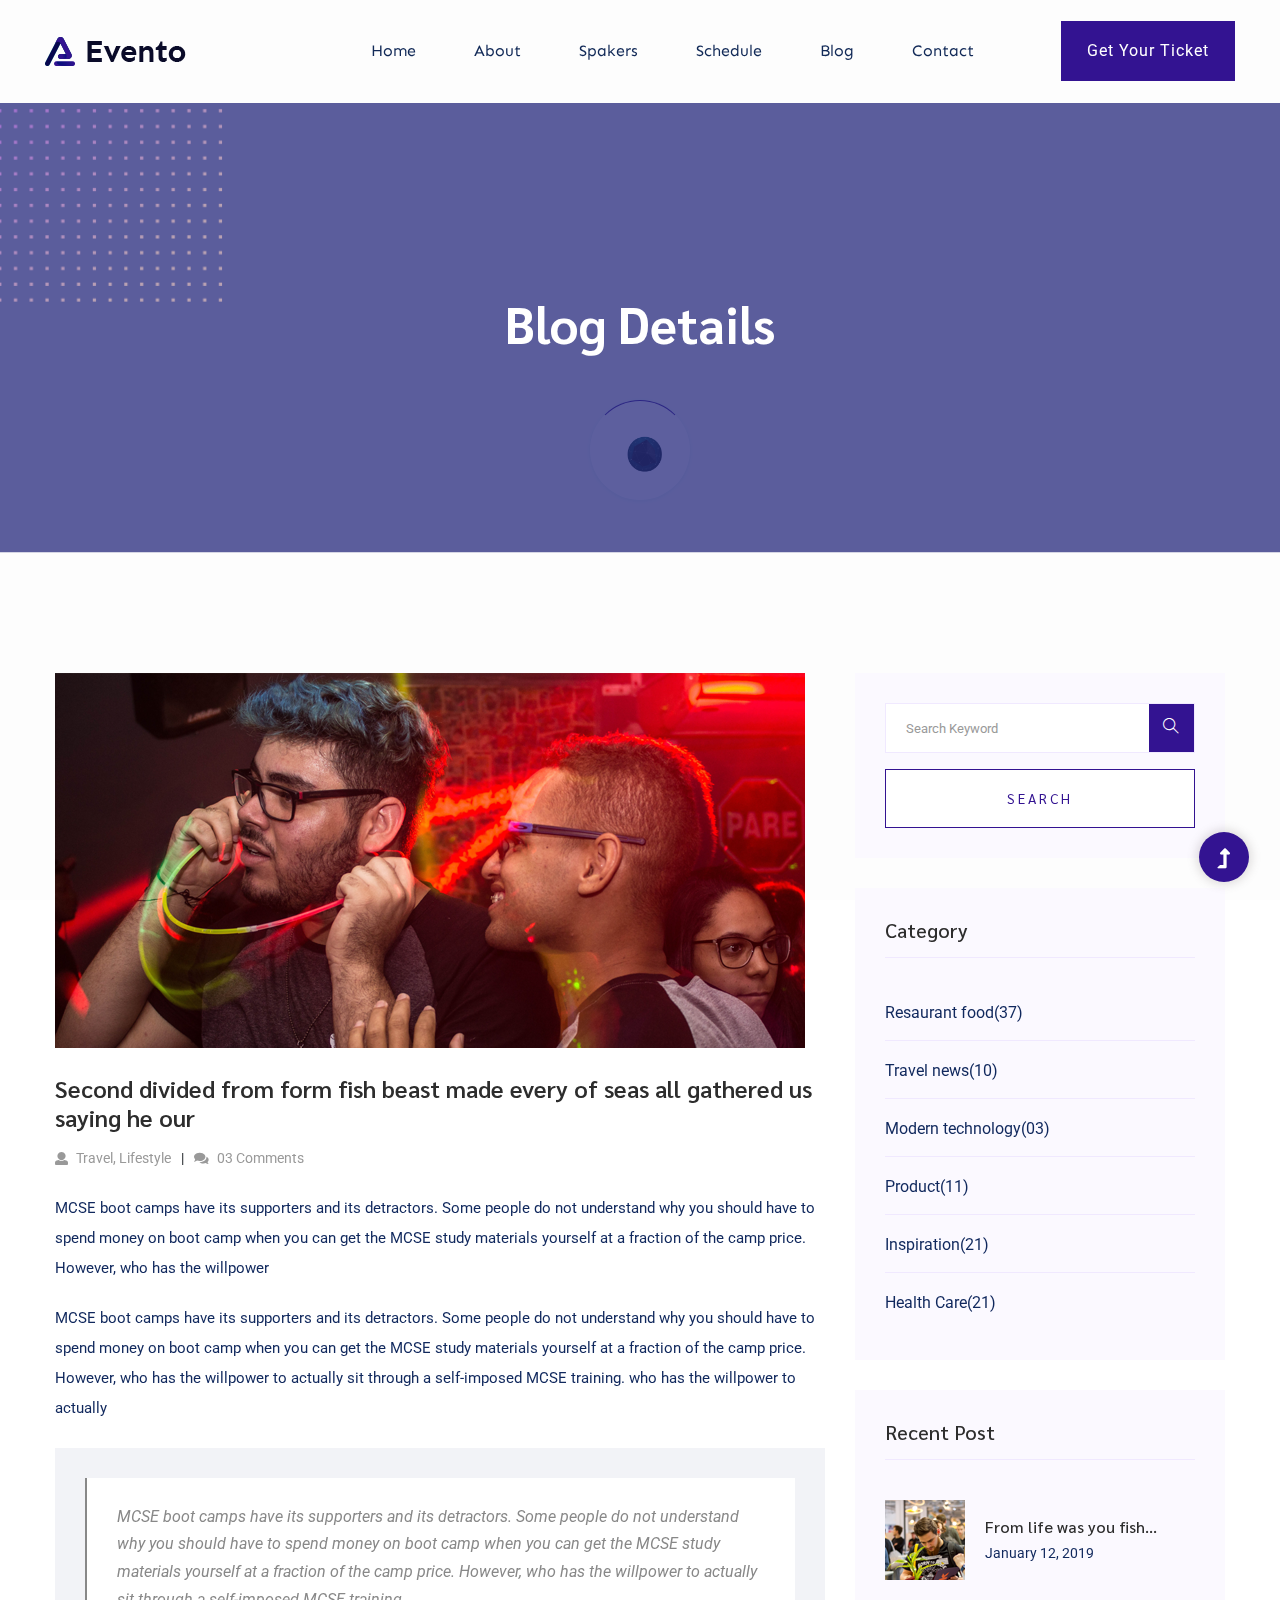
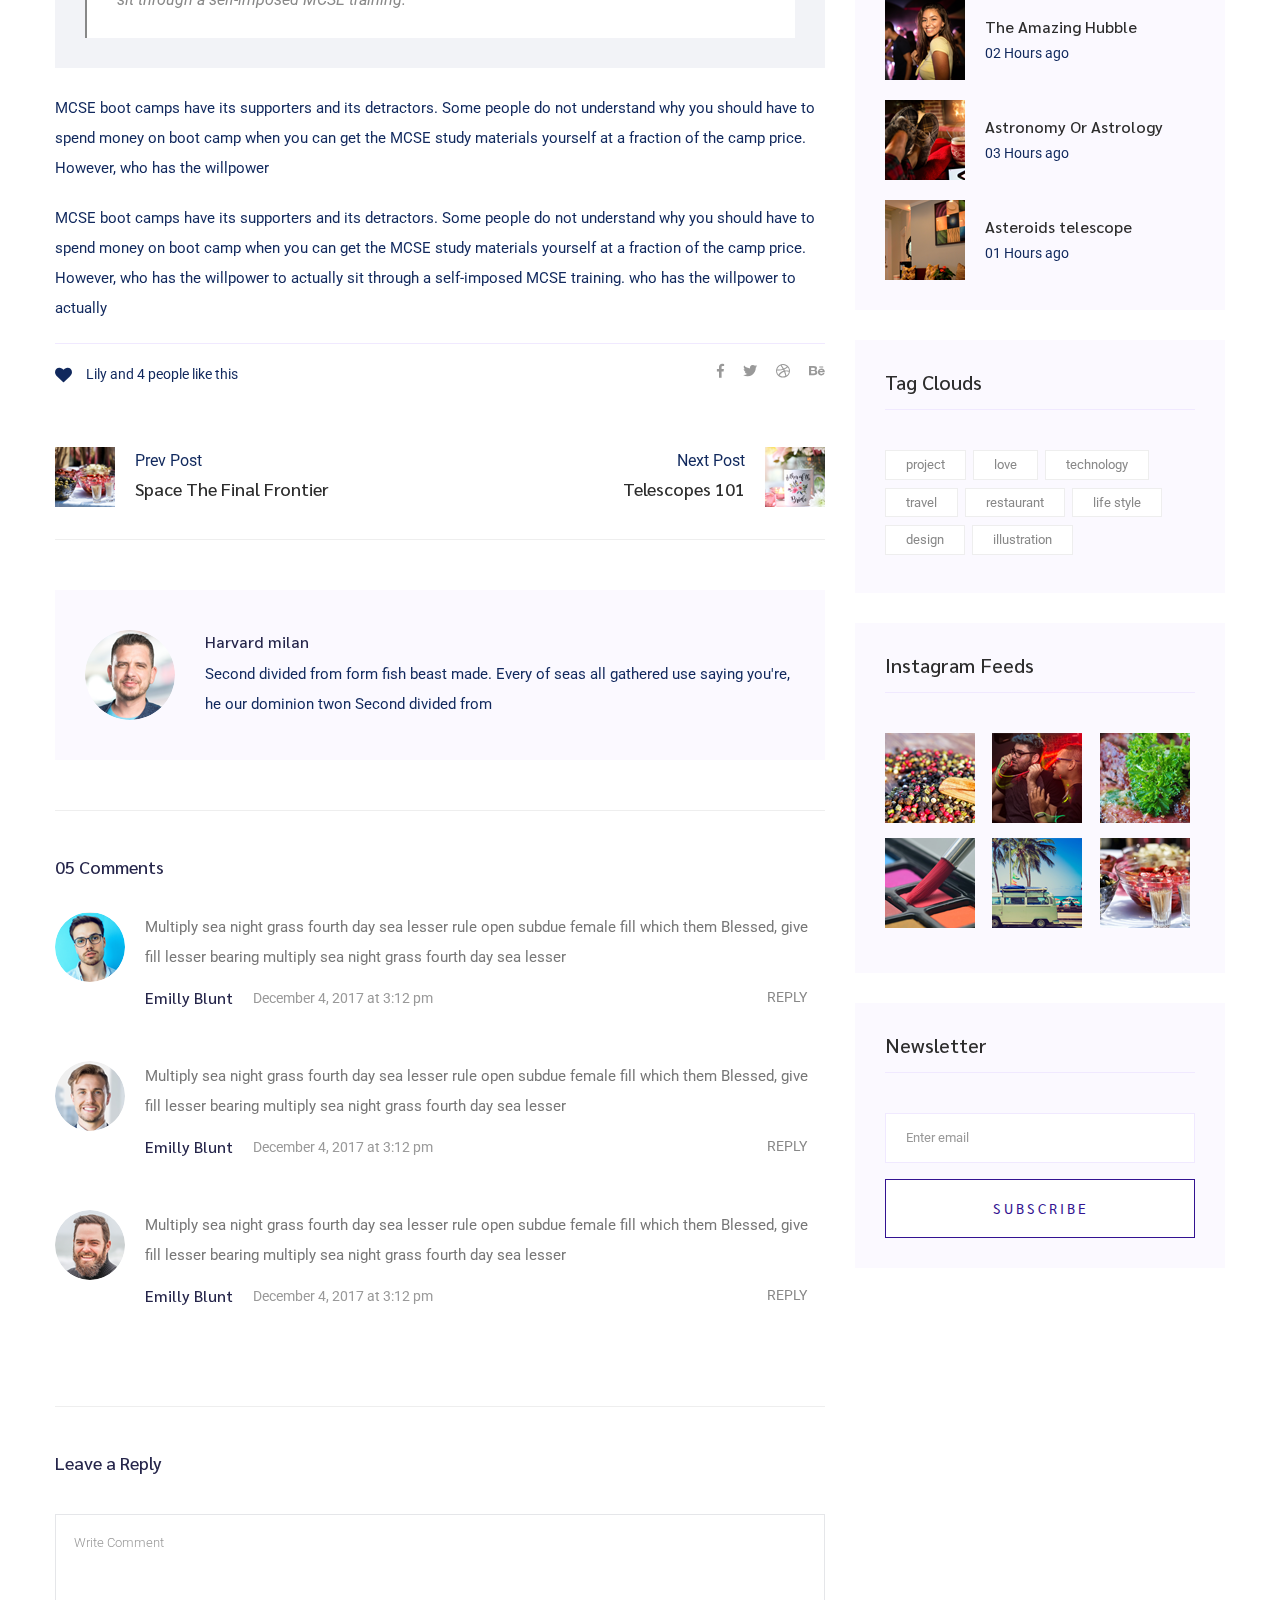
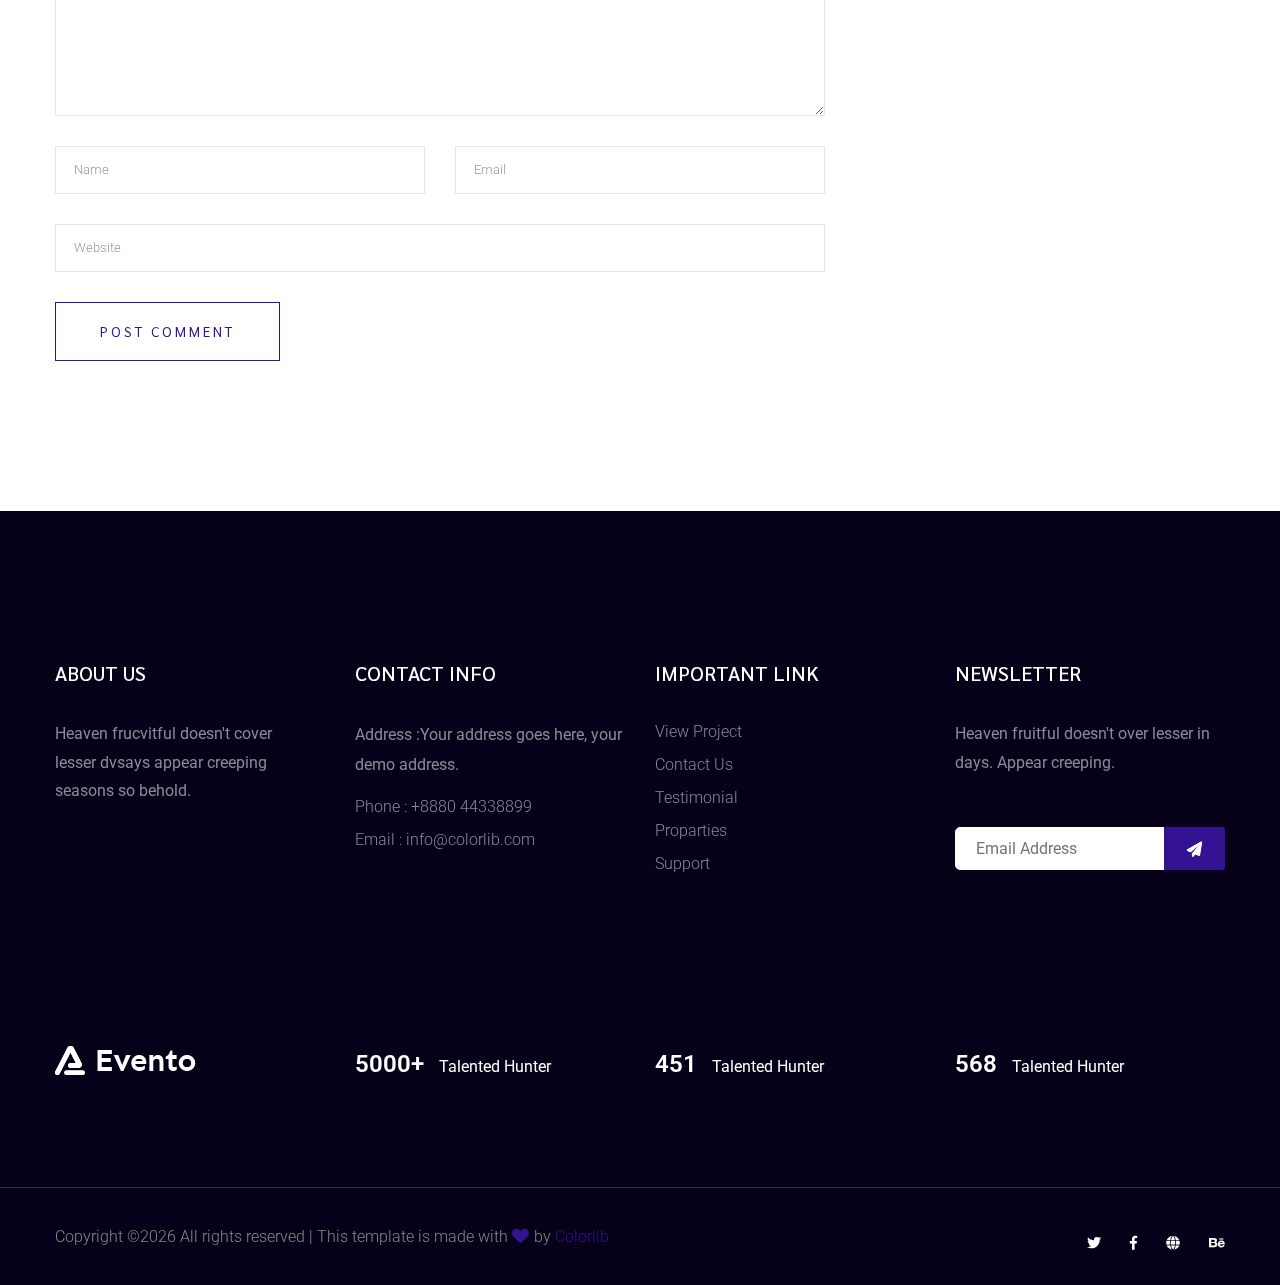
<file: blog_details.html>
<!doctype html>
<html class="no-js" lang="zxx">
<head>
   <meta charset="utf-8">
   <meta http-equiv="x-ua-compatible" content="ie=edge">
   <title> Event HTML-5 Template </title>
   <meta name="description" content="">
   <meta name="viewport" content="width=device-width, initial-scale=1">
   <link rel="shortcut icon" type="image/x-icon" href="assets/img/favicon.ico">

  <!-- CSS here -->
   <link rel="stylesheet" href="assets/css/bootstrap.min.css">
   <link rel="stylesheet" href="assets/css/owl.carousel.min.css">
   <link rel="stylesheet" href="assets/css/slicknav.css">
   <link rel="stylesheet" href="assets/css/animate.min.css">
   <link rel="stylesheet" href="assets/css/magnific-popup.css">
   <link rel="stylesheet" href="assets/css/fontawesome-all.min.css">
   <link rel="stylesheet" href="assets/css/themify-icons.css">
   <link rel="stylesheet" href="assets/css/slick.css">
   <link rel="stylesheet" href="assets/css/nice-select.css">
   <link rel="stylesheet" href="assets/css/style.css">
</head>

<body>
   <!--? Preloader Start -->
   <div id="preloader-active">
      <div class="preloader d-flex align-items-center justify-content-center">
          <div class="preloader-inner position-relative">
              <div class="preloader-circle"></div>
              <div class="preloader-img pere-text">
                  <img src="assets/img/logo/asdf.png" alt="">
              </div>
          </div>
      </div>
   </div>
   <!-- Preloader Start -->
   <header>
      <!--? Header Start -->
      <div class="header-area">
            <div class="main-header header-sticky">
               <div class="container-fluid">
                  <div class="row align-items-center">
                        <!-- Logo -->
                        <div class="col-xl-2 col-lg-2 col-md-1">
                           <div class="logo">
                              <a href="index.html"><img src="assets/img/logo/logo.png" alt=""></a>
                           </div>
                        </div>
                        <div class="col-xl-10 col-lg-10 col-md-10">
                           <div class="menu-main d-flex align-items-center justify-content-end">
                              <!-- Main-menu -->
                              <div class="main-menu f-right d-none d-lg-block">
                                    <nav>
                                       <ul id="navigation">
                                          <li><a href="index.html">Home</a></li>
                                          <li><a href="about.html">About</a></li>
                                          <li><a href="spakers.html">Spakers</a></li>
                                          <li><a href="schedule.html">Schedule</a></li>
                                          <li><a href="blog.html">Blog</a>
                                                <ul class="submenu">
                                                   <li><a href="blog.html">Blog</a></li>
                                                   <li><a href="blog_details.html">Blog Details</a></li>
                                                   <li><a href="elements.html">Element</a></li>
                                                </ul>
                                          </li>
                                          <li><a href="contact.html">Contact</a></li>
                                       </ul>
                                    </nav>
                              </div>
                              <div class="header-right-btn f-right d-none d-lg-block ml-30">
                                    <a href="#" class="btn header-btn">Get Your Ticket</a>
                              </div>
                           </div>
                        </div>   
                        <!-- Mobile Menu -->
                        <div class="col-12">
                           <div class="mobile_menu d-block d-lg-none"></div>
                        </div>
                  </div>
               </div>
            </div>
      </div>
      <!-- Header End -->
   </header>
   <main>
      <!--? Hero Start -->
      <div class="slider-area2">
         <div class="slider-height2 d-flex align-items-center">
               <div class="container">
                  <div class="row">
                     <div class="col-xl-12">
                           <div class="hero-cap hero-cap2 text-center">
                              <h2>Blog Details</h2>
                           </div>
                     </div>
                  </div>
               </div>
         </div>
      </div>
      <!-- Hero End -->
      <!--================Blog Area =================-->
      <section class="blog_area single-post-area section-padding">
         <div class="container">
            <div class="row">
               <div class="col-lg-8 posts-list">
                  <div class="single-post">
                     <div class="feature-img">
                        <img class="img-fluid" src="assets/img/blog/single_blog_1.png" alt="">
                     </div>
                     <div class="blog_details">
                        <h2 style="color: #2d2d2d;">Second divided from form fish beast made every of seas
                           all gathered us saying he our
                        </h2>
                        <ul class="blog-info-link mt-3 mb-4">
                           <li><a href="#"><i class="fa fa-user"></i> Travel, Lifestyle</a></li>
                           <li><a href="#"><i class="fa fa-comments"></i> 03 Comments</a></li>
                        </ul>
                        <p class="excert">
                           MCSE boot camps have its supporters and its detractors. Some people do not understand why you
                           should have to spend money on boot camp when you can get the MCSE study materials yourself at a
                           fraction of the camp price. However, who has the willpower
                        </p>
                        <p>
                           MCSE boot camps have its supporters and its detractors. Some people do not understand why you
                           should have to spend money on boot camp when you can get the MCSE study materials yourself at a
                           fraction of the camp price. However, who has the willpower to actually sit through a
                           self-imposed MCSE training. who has the willpower to actually
                        </p>
                        <div class="quote-wrapper">
                           <div class="quotes">
                              MCSE boot camps have its supporters and its detractors. Some people do not understand why you
                              should have to spend money on boot camp when you can get the MCSE study materials yourself at
                              a fraction of the camp price. However, who has the willpower to actually sit through a
                              self-imposed MCSE training.
                           </div>
                        </div>
                        <p>
                           MCSE boot camps have its supporters and its detractors. Some people do not understand why you
                           should have to spend money on boot camp when you can get the MCSE study materials yourself at a
                           fraction of the camp price. However, who has the willpower
                        </p>
                        <p>
                           MCSE boot camps have its supporters and its detractors. Some people do not understand why you
                           should have to spend money on boot camp when you can get the MCSE study materials yourself at a
                           fraction of the camp price. However, who has the willpower to actually sit through a
                           self-imposed MCSE training. who has the willpower to actually
                        </p>
                     </div>
                  </div>
                  <div class="navigation-top">
                     <div class="d-sm-flex justify-content-between text-center">
                        <p class="like-info"><span class="align-middle"><i class="fa fa-heart"></i></span> Lily and 4
                           people like this</p>
                        <div class="col-sm-4 text-center my-2 my-sm-0">
                           <!-- <p class="comment-count"><span class="align-middle"><i class="fa fa-comment"></i></span> 06 Comments</p> -->
                        </div>
                        <ul class="social-icons">
                           <li><a href="https://www.facebook.com/sai4ull"><i class="fab fa-facebook-f"></i></a></li>
                           <li><a href="#"><i class="fab fa-twitter"></i></a></li>
                           <li><a href="#"><i class="fab fa-dribbble"></i></a></li>
                           <li><a href="#"><i class="fab fa-behance"></i></a></li>
                        </ul>
                     </div>
                     <div class="navigation-area">
                        <div class="row">
                           <div
                              class="col-lg-6 col-md-6 col-12 nav-left flex-row d-flex justify-content-start align-items-center">
                              <div class="thumb">
                                 <a href="#">
                                    <img class="img-fluid" src="assets/img/post/preview.png" alt="">
                                 </a>
                              </div>
                              <div class="arrow">
                                 <a href="#">
                                    <span class="lnr text-white ti-arrow-left"></span>
                                 </a>
                              </div>
                              <div class="detials">
                                 <p>Prev Post</p>
                                 <a href="#">
                                    <h4 style="color: #2d2d2d;">Space The Final Frontier</h4>
                                 </a>
                              </div>
                           </div>
                           <div
                              class="col-lg-6 col-md-6 col-12 nav-right flex-row d-flex justify-content-end align-items-center">
                              <div class="detials">
                                 <p>Next Post</p>
                                 <a href="#">
                                    <h4 style="color: #2d2d2d;">Telescopes 101</h4>
                                 </a>
                              </div>
                              <div class="arrow">
                                 <a href="#">
                                    <span class="lnr text-white ti-arrow-right"></span>
                                 </a>
                              </div>
                              <div class="thumb">
                                 <a href="#">
                                    <img class="img-fluid" src="assets/img/post/next.png" alt="">
                                 </a>
                              </div>
                           </div>
                        </div>
                     </div>
                  </div>
                  <div class="blog-author">
                     <div class="media align-items-center">
                        <img src="assets/img/blog/author.png" alt="">
                        <div class="media-body">
                           <a href="#">
                              <h4>Harvard milan</h4>
                           </a>
                           <p>Second divided from form fish beast made. Every of seas all gathered use saying you're, he
                              our dominion twon Second divided from</p>
                        </div>
                     </div>
                  </div>
                  <div class="comments-area">
                     <h4>05 Comments</h4>
                     <div class="comment-list">
                        <div class="single-comment justify-content-between d-flex">
                           <div class="user justify-content-between d-flex">
                              <div class="thumb">
                                 <img src="assets/img/comment/comment_1.png" alt="">
                              </div>
                              <div class="desc">
                                 <p class="comment">
                                    Multiply sea night grass fourth day sea lesser rule open subdue female fill which them
                                    Blessed, give fill lesser bearing multiply sea night grass fourth day sea lesser
                                 </p>
                                 <div class="d-flex justify-content-between">
                                    <div class="d-flex align-items-center">
                                       <h5>
                                          <a href="#">Emilly Blunt</a>
                                       </h5>
                                       <p class="date">December 4, 2017 at 3:12 pm </p>
                                    </div>
                                    <div class="reply-btn">
                                       <a href="#" class="btn-reply text-uppercase">reply</a>
                                    </div>
                                 </div>
                              </div>
                           </div>
                        </div>
                     </div>
                     <div class="comment-list">
                        <div class="single-comment justify-content-between d-flex">
                           <div class="user justify-content-between d-flex">
                              <div class="thumb">
                                 <img src="assets/img/comment/comment_2.png" alt="">
                              </div>
                              <div class="desc">
                                 <p class="comment">
                                    Multiply sea night grass fourth day sea lesser rule open subdue female fill which them
                                    Blessed, give fill lesser bearing multiply sea night grass fourth day sea lesser
                                 </p>
                                 <div class="d-flex justify-content-between">
                                    <div class="d-flex align-items-center">
                                       <h5>
                                          <a href="#">Emilly Blunt</a>
                                       </h5>
                                       <p class="date">December 4, 2017 at 3:12 pm </p>
                                    </div>
                                    <div class="reply-btn">
                                       <a href="#" class="btn-reply text-uppercase">reply</a>
                                    </div>
                                 </div>
                              </div>
                           </div>
                        </div>
                     </div>
                     <div class="comment-list">
                        <div class="single-comment justify-content-between d-flex">
                           <div class="user justify-content-between d-flex">
                              <div class="thumb">
                                 <img src="assets/img/comment/comment_3.png" alt="">
                              </div>
                              <div class="desc">
                                 <p class="comment">
                                    Multiply sea night grass fourth day sea lesser rule open subdue female fill which them
                                    Blessed, give fill lesser bearing multiply sea night grass fourth day sea lesser
                                 </p>
                                 <div class="d-flex justify-content-between">
                                    <div class="d-flex align-items-center">
                                       <h5>
                                          <a href="#">Emilly Blunt</a>
                                       </h5>
                                       <p class="date">December 4, 2017 at 3:12 pm </p>
                                    </div>
                                    <div class="reply-btn">
                                       <a href="#" class="btn-reply text-uppercase">reply</a>
                                    </div>
                                 </div>
                              </div>
                           </div>
                        </div>
                     </div>
                  </div>
                  <div class="comment-form">
                     <h4>Leave a Reply</h4>
                     <form class="form-contact comment_form" action="#" id="commentForm">
                        <div class="row">
                           <div class="col-12">
                              <div class="form-group">
                                 <textarea class="form-control w-100" name="comment" id="comment" cols="30" rows="9"
                                    placeholder="Write Comment"></textarea>
                              </div>
                           </div>
                           <div class="col-sm-6">
                              <div class="form-group">
                                 <input class="form-control" name="name" id="name" type="text" placeholder="Name">
                              </div>
                           </div>
                           <div class="col-sm-6">
                              <div class="form-group">
                                 <input class="form-control" name="email" id="email" type="email" placeholder="Email">
                              </div>
                           </div>
                           <div class="col-12">
                              <div class="form-group">
                                 <input class="form-control" name="website" id="website" type="text" placeholder="Website">
                              </div>
                           </div>
                        </div>
                        <div class="form-group">
                           <button type="submit" class="button button-contactForm btn_1 boxed-btn">Post Comment</button>
                        </div>
                     </form>
                  </div>
               </div>
               <div class="col-lg-4">
                  <div class="blog_right_sidebar">
                     <aside class="single_sidebar_widget search_widget">
                        <form action="#">
                           <div class="form-group">
                              <div class="input-group mb-3">
                                 <input type="text" class="form-control" placeholder='Search Keyword'
                                    onfocus="this.placeholder = ''" onblur="this.placeholder = 'Search Keyword'">
                                 <div class="input-group-append">
                                    <button class="btns" type="button"><i class="ti-search"></i></button>
                                 </div>
                              </div>
                           </div>
                           <button class="button rounded-0 primary-bg text-white w-100 btn_1 boxed-btn"
                              type="submit">Search</button>
                        </form>
                     </aside>
                     <aside class="single_sidebar_widget post_category_widget">
                        <h4 class="widget_title" style="color: #2d2d2d;">Category</h4>
                        <ul class="list cat-list">
                           <li>
                              <a href="#" class="d-flex">
                                 <p>Resaurant food</p>
                                 <p>(37)</p>
                              </a>
                           </li>
                           <li>
                              <a href="#" class="d-flex">
                                 <p>Travel news</p>
                                 <p>(10)</p>
                              </a>
                           </li>
                           <li>
                              <a href="#" class="d-flex">
                                 <p>Modern technology</p>
                                 <p>(03)</p>
                              </a>
                           </li>
                           <li>
                              <a href="#" class="d-flex">
                                 <p>Product</p>
                                 <p>(11)</p>
                              </a>
                           </li>
                           <li>
                              <a href="#" class="d-flex">
                                 <p>Inspiration</p>
                                 <p>(21)</p>
                              </a>
                           </li>
                           <li>
                              <a href="#" class="d-flex">
                                 <p>Health Care</p>
                                 <p>(21)</p>
                              </a>
                           </li>
                        </ul>
                     </aside>
                     <aside class="single_sidebar_widget popular_post_widget">
                        <h3 class="widget_title" style="color: #2d2d2d;">Recent Post</h3>
                        <div class="media post_item">
                           <img src="assets/img/post/post_1.png" alt="post">
                           <div class="media-body">
                              <a href="blog_details.html">
                                 <h3 style="color: #2d2d2d;">From life was you fish...</h3>
                              </a>
                              <p>January 12, 2019</p>
                           </div>
                        </div>
                        <div class="media post_item">
                           <img src="assets/img/post/post_2.png" alt="post">
                           <div class="media-body">
                              <a href="blog_details.html">
                                 <h3 style="color: #2d2d2d;">The Amazing Hubble</h3>
                              </a>
                              <p>02 Hours ago</p>
                           </div>
                        </div>
                        <div class="media post_item">
                           <img src="assets/img/post/post_3.png" alt="post">
                           <div class="media-body">
                              <a href="blog_details.html">
                                 <h3 style="color: #2d2d2d;">Astronomy Or Astrology</h3>
                              </a>
                              <p>03 Hours ago</p>
                           </div>
                        </div>
                        <div class="media post_item">
                           <img src="assets/img/post/post_4.png" alt="post">
                           <div class="media-body">
                              <a href="blog_details.html">
                                 <h3 style="color: #2d2d2d;">Asteroids telescope</h3>
                              </a>
                              <p>01 Hours ago</p>
                           </div>
                        </div>
                     </aside>
                     <aside class="single_sidebar_widget tag_cloud_widget">
                        <h4 class="widget_title" style="color: #2d2d2d;">Tag Clouds</h4>
                        <ul class="list">
                           <li>
                              <a href="#">project</a>
                           </li>
                           <li>
                              <a href="#">love</a>
                           </li>
                           <li>
                              <a href="#">technology</a>
                           </li>
                           <li>
                              <a href="#">travel</a>
                           </li>
                           <li>
                              <a href="#">restaurant</a>
                           </li>
                           <li>
                              <a href="#">life style</a>
                           </li>
                           <li>
                              <a href="#">design</a>
                           </li>
                           <li>
                              <a href="#">illustration</a>
                           </li>
                        </ul>
                     </aside>
                     <aside class="single_sidebar_widget instagram_feeds">
                        <h4 class="widget_title" style="color: #2d2d2d;">Instagram Feeds</h4>
                        <ul class="instagram_row flex-wrap">
                           <li>
                              <a href="#">
                                 <img class="img-fluid" src="assets/img/post/post_5.png" alt="">
                              </a>
                           </li>
                           <li>
                              <a href="#">
                                 <img class="img-fluid" src="assets/img/post/post_6.png" alt="">
                              </a>
                           </li>
                           <li>
                              <a href="#">
                                 <img class="img-fluid" src="assets/img/post/post_7.png" alt="">
                              </a>
                           </li>
                           <li>
                              <a href="#">
                                 <img class="img-fluid" src="assets/img/post/post_8.png" alt="">
                              </a>
                           </li>
                           <li>
                              <a href="#">
                                 <img class="img-fluid" src="assets/img/post/post_9.png" alt="">
                              </a>
                           </li>
                           <li>
                              <a href="#">
                                 <img class="img-fluid" src="assets/img/post/post_10.png" alt="">
                              </a>
                           </li>
                        </ul>
                     </aside>
                     <aside class="single_sidebar_widget newsletter_widget">
                        <h4 class="widget_title" style="color: #2d2d2d;">Newsletter</h4>
                        <form action="#">
                           <div class="form-group">
                              <input type="email" class="form-control" onfocus="this.placeholder = ''"
                                 onblur="this.placeholder = 'Enter email'" placeholder='Enter email' required>
                           </div>
                           <button class="button rounded-0 primary-bg text-white w-100 btn_1 boxed-btn"
                              type="submit">Subscribe</button>
                        </form>
                     </aside>
                  </div>
               </div>
            </div>
         </div>
      </section>
      <!--================ Blog Area end =================-->
   </main>
   <footer>
      <!-- Footer Start-->
      <div class="footer-area footer-padding">
          <div class="container">
              <div class="row d-flex justify-content-between">
                  <div class="col-xl-3 col-lg-3 col-md-4 col-sm-6">
                     <div class="single-footer-caption mb-50">
                       <div class="single-footer-caption mb-30">
                           <div class="footer-tittle">
                               <h4>About Us</h4>
                               <div class="footer-pera">
                                   <p>Heaven frucvitful doesn't cover lesser dvsays appear creeping seasons so behold.</p>
                              </div>
                           </div>
                       </div>
                     </div>
                  </div>
                  <div class="col-xl-3 col-lg-3 col-md-4 col-sm-5">
                      <div class="single-footer-caption mb-50">
                          <div class="footer-tittle">
                              <h4>Contact Info</h4>
                              <ul>
                                  <li>
                                      <p>Address :Your address goes here, your demo address.</p>
                                  </li>
                                  <li><a href="#">Phone : +8880 44338899</a></li>
                                  <li><a href="#">Email : info@colorlib.com</a></li>
                              </ul>
                          </div>
                      </div>
                  </div>
                  <div class="col-xl-3 col-lg-3 col-md-4 col-sm-5">
                      <div class="single-footer-caption mb-50">
                          <div class="footer-tittle">
                              <h4>Important Link</h4>
                              <ul>
                                  <li><a href="#"> View Project</a></li>
                                  <li><a href="#">Contact Us</a></li>
                                  <li><a href="#">Testimonial</a></li>
                                  <li><a href="#">Proparties</a></li>
                                  <li><a href="#">Support</a></li>
                              </ul>
                          </div>
                      </div>
                  </div>
                  <div class="col-xl-3 col-lg-3 col-md-6 col-sm-5">
                      <div class="single-footer-caption mb-50">
                          <div class="footer-tittle">
                              <h4>Newsletter</h4>
                              <div class="footer-pera footer-pera2">
                               <p>Heaven fruitful doesn't over lesser in days. Appear creeping.</p>
                           </div>
                           <!-- Form -->
                           <div class="footer-form" >
                               <div id="mc_embed_signup">
                                   <form target="_blank" action="https://spondonit.us12.list-manage.com/subscribe/post?u=1462626880ade1ac87bd9c93a&amp;id=92a4423d01"
                                   method="get" class="subscribe_form relative mail_part">
                                       <input type="email" name="email" id="newsletter-form-email" placeholder="Email Address"
                                       class="placeholder hide-on-focus" onfocus="this.placeholder = ''"
                                       onblur="this.placeholder = ' Email Address '">
                                       <div class="form-icon">
                                           <button type="submit" name="submit" id="newsletter-submit"
                                           class="email_icon newsletter-submit button-contactForm"><img src="assets/img/gallery/form.png" alt=""></button>
                                       </div>
                                       <div class="mt-10 info"></div>
                                   </form>
                               </div>
                           </div>
                          </div>
                      </div>
                  </div>
              </div>
             <!--  -->
             <div class="row footer-wejed justify-content-between">
                  <div class="col-xl-3 col-lg-3 col-md-4 col-sm-6">
                      <!-- logo -->
                      <div class="footer-logo mb-20">
                      <a href="index.html"><img src="assets/img/logo/logo2_footer.png" alt=""></a>
                      </div>
                  </div>
                  <div class="col-xl-3 col-lg-3 col-md-4 col-sm-5">
                  <div class="footer-tittle-bottom">
                      <span>5000+</span>
                      <p>Talented Hunter</p>
                  </div>
                  </div>
                  <div class="col-xl-3 col-lg-3 col-md-4 col-sm-5">
                      <div class="footer-tittle-bottom">
                          <span>451</span>
                          <p>Talented Hunter</p>
                      </div>
                  </div>
                  <div class="col-xl-3 col-lg-3 col-md-4 col-sm-5">
                      <!-- Footer Bottom Tittle -->
                      <div class="footer-tittle-bottom">
                          <span>568</span>
                          <p>Talented Hunter</p>
                      </div>
                  </div>
             </div>
          </div>
      </div>
      <!-- footer-bottom area -->
      <div class="footer-bottom-area footer-bg">
          <div class="container">
              <div class="footer-border">
                   <div class="row d-flex justify-content-between align-items-center">
                       <div class="col-xl-10 col-lg-8 ">
                           <div class="footer-copy-right">
                               <p><!-- Link back to Colorlib can't be removed. Template is licensed under CC BY 3.0. -->
  Copyright &copy;<script>document.write(new Date().getFullYear());</script> All rights reserved | This template is made with <i class="fa fa-heart" aria-hidden="true"></i> by <a href="https://colorlib.com" target="_blank">Colorlib</a>
  <!-- Link back to Colorlib can't be removed. Template is licensed under CC BY 3.0. --></p>
                           </div>
                       </div>
                       <div class="col-xl-2 col-lg-4">
                           <div class="footer-social f-right">
                              <a href="#"><i class="fab fa-twitter"></i></a>
                              <a href="https://www.facebook.com/sai4ull"><i class="fab fa-facebook-f"></i></a>
                              <a href="#"><i class="fas fa-globe"></i></a>
                              <a href="#"><i class="fab fa-behance"></i></a>
                           </div>
                       </div>
                   </div>
              </div>
          </div>
      </div>
      <!-- Footer End-->
   </footer>
   <!-- Scroll Up -->
   <div id="back-top" >
         <a title="Go to Top" href="#"> <i class="fas fa-level-up-alt"></i></a>
   </div>

   <!-- JS here -->

   <script src="./assets/js/vendor/modernizr-3.5.0.min.js"></script>
   <!-- Jquery, Popper, Bootstrap -->
   <script src="./assets/js/vendor/jquery-1.12.4.min.js"></script>
   <script src="./assets/js/popper.min.js"></script>
   <script src="./assets/js/bootstrap.min.js"></script>
   <!-- Jquery Mobile Menu -->
   <script src="./assets/js/jquery.slicknav.min.js"></script>

   <!-- Jquery Slick , Owl-Carousel Plugins -->
   <script src="./assets/js/owl.carousel.min.js"></script>
   <script src="./assets/js/slick.min.js"></script>

   <!-- One Page, Animated-HeadLin -->
   <script src="./assets/js/wow.min.js"></script>
   <script src="./assets/js/animated.headline.js"></script>
   <script src="./assets/js/jquery.magnific-popup.js"></script>

   <!-- Nice-select, sticky -->
   <script src="./assets/js/jquery.nice-select.min.js"></script>
   <script src="./assets/js/jquery.sticky.js"></script>
      
   <!-- contact js -->
   <script src="./assets/js/contact.js"></script>
   <script src="./assets/js/jquery.form.js"></script>
   <script src="./assets/js/jquery.validate.min.js"></script>
   <script src="./assets/js/mail-script.js"></script>
   <script src="./assets/js/jquery.ajaxchimp.min.js"></script>
      
   <!-- Jquery Plugins, main Jquery -->	
   <script src="./assets/js/plugins.js"></script>
   <script src="./assets/js/main.js"></script>

   </body>
</html>
</file>
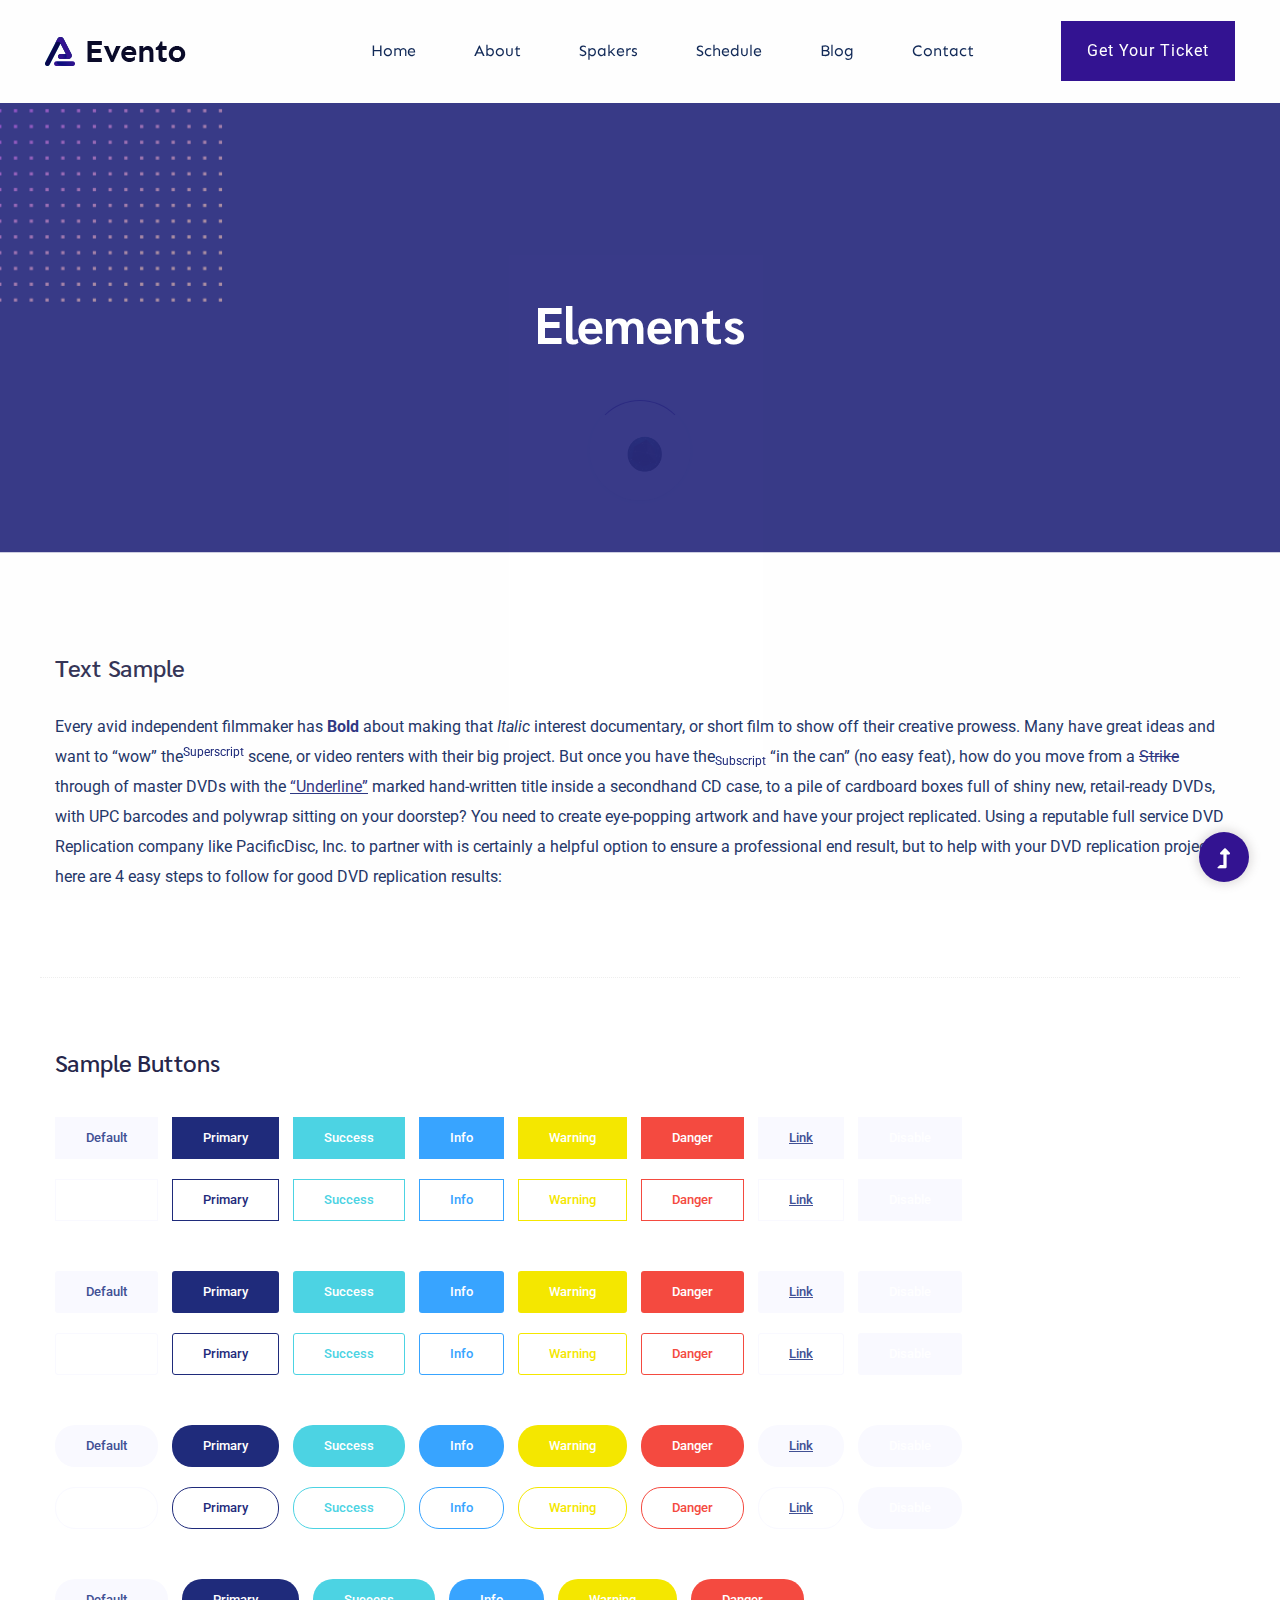
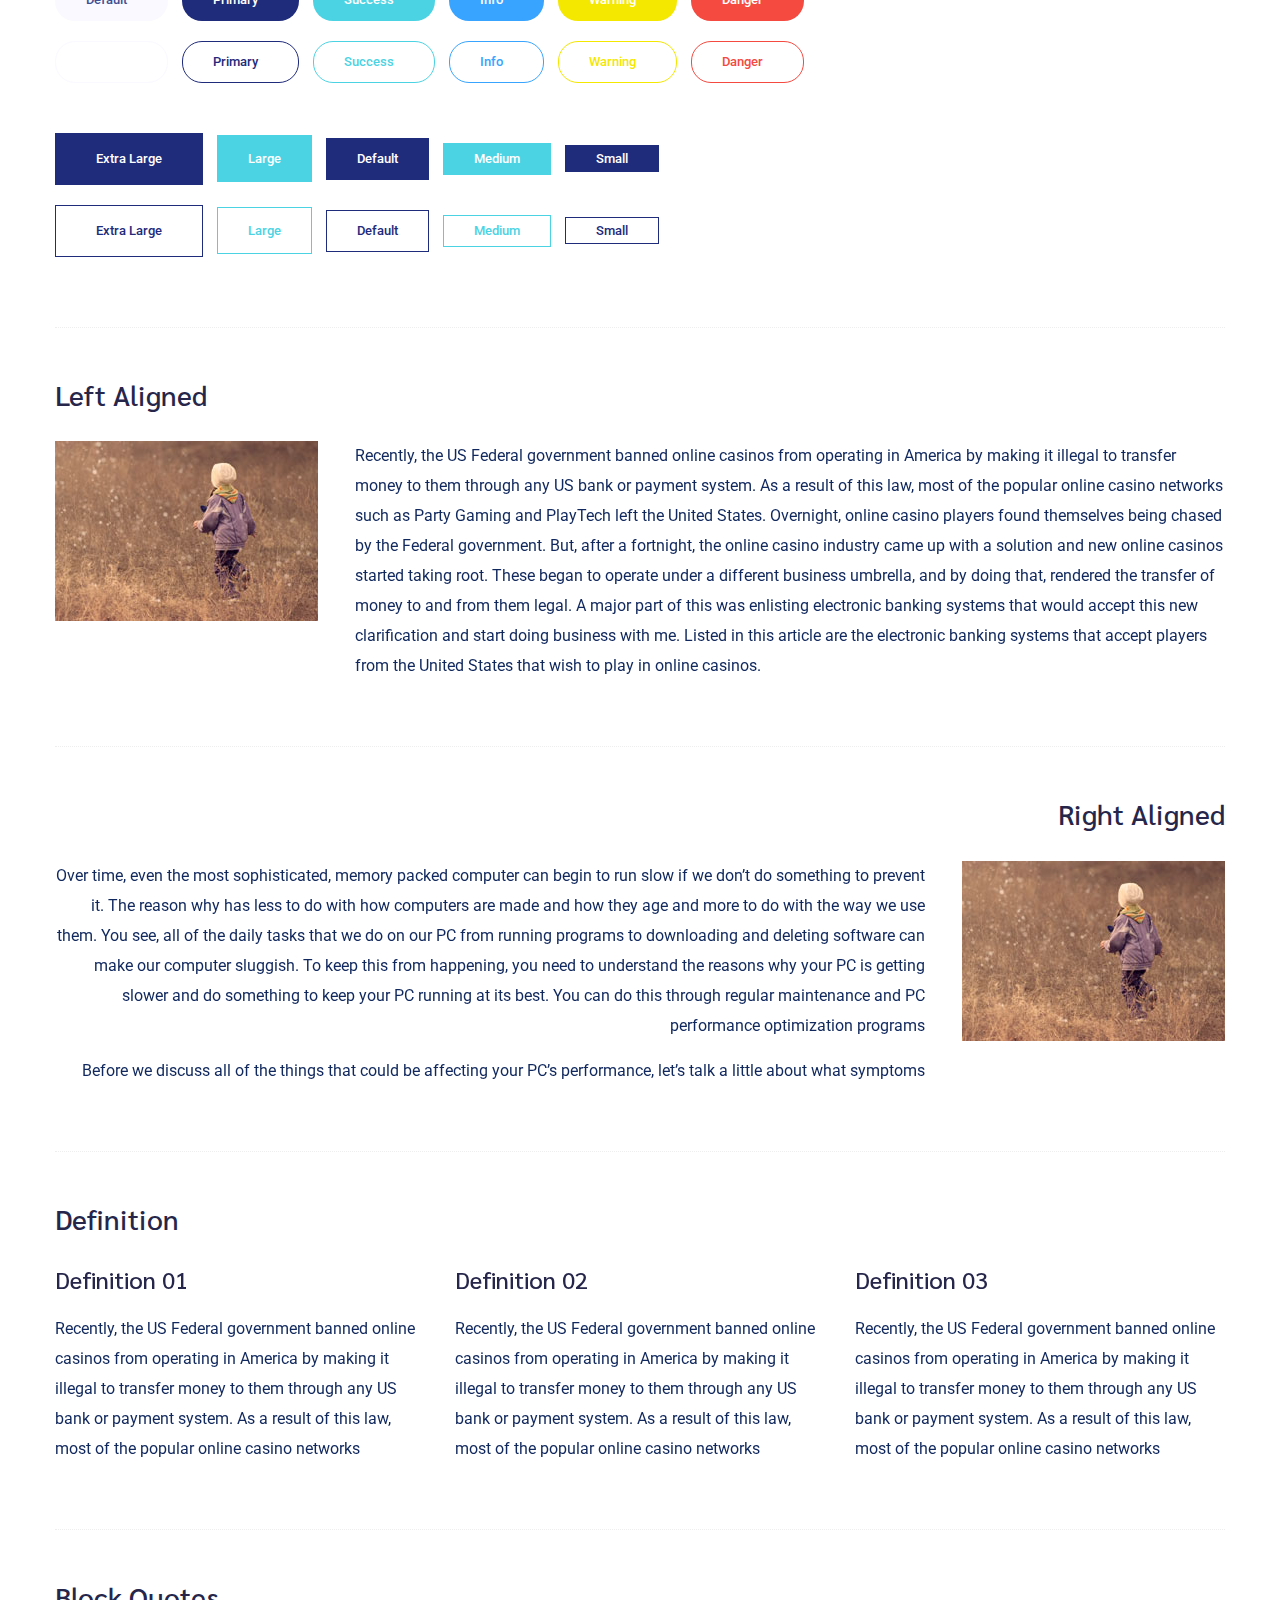
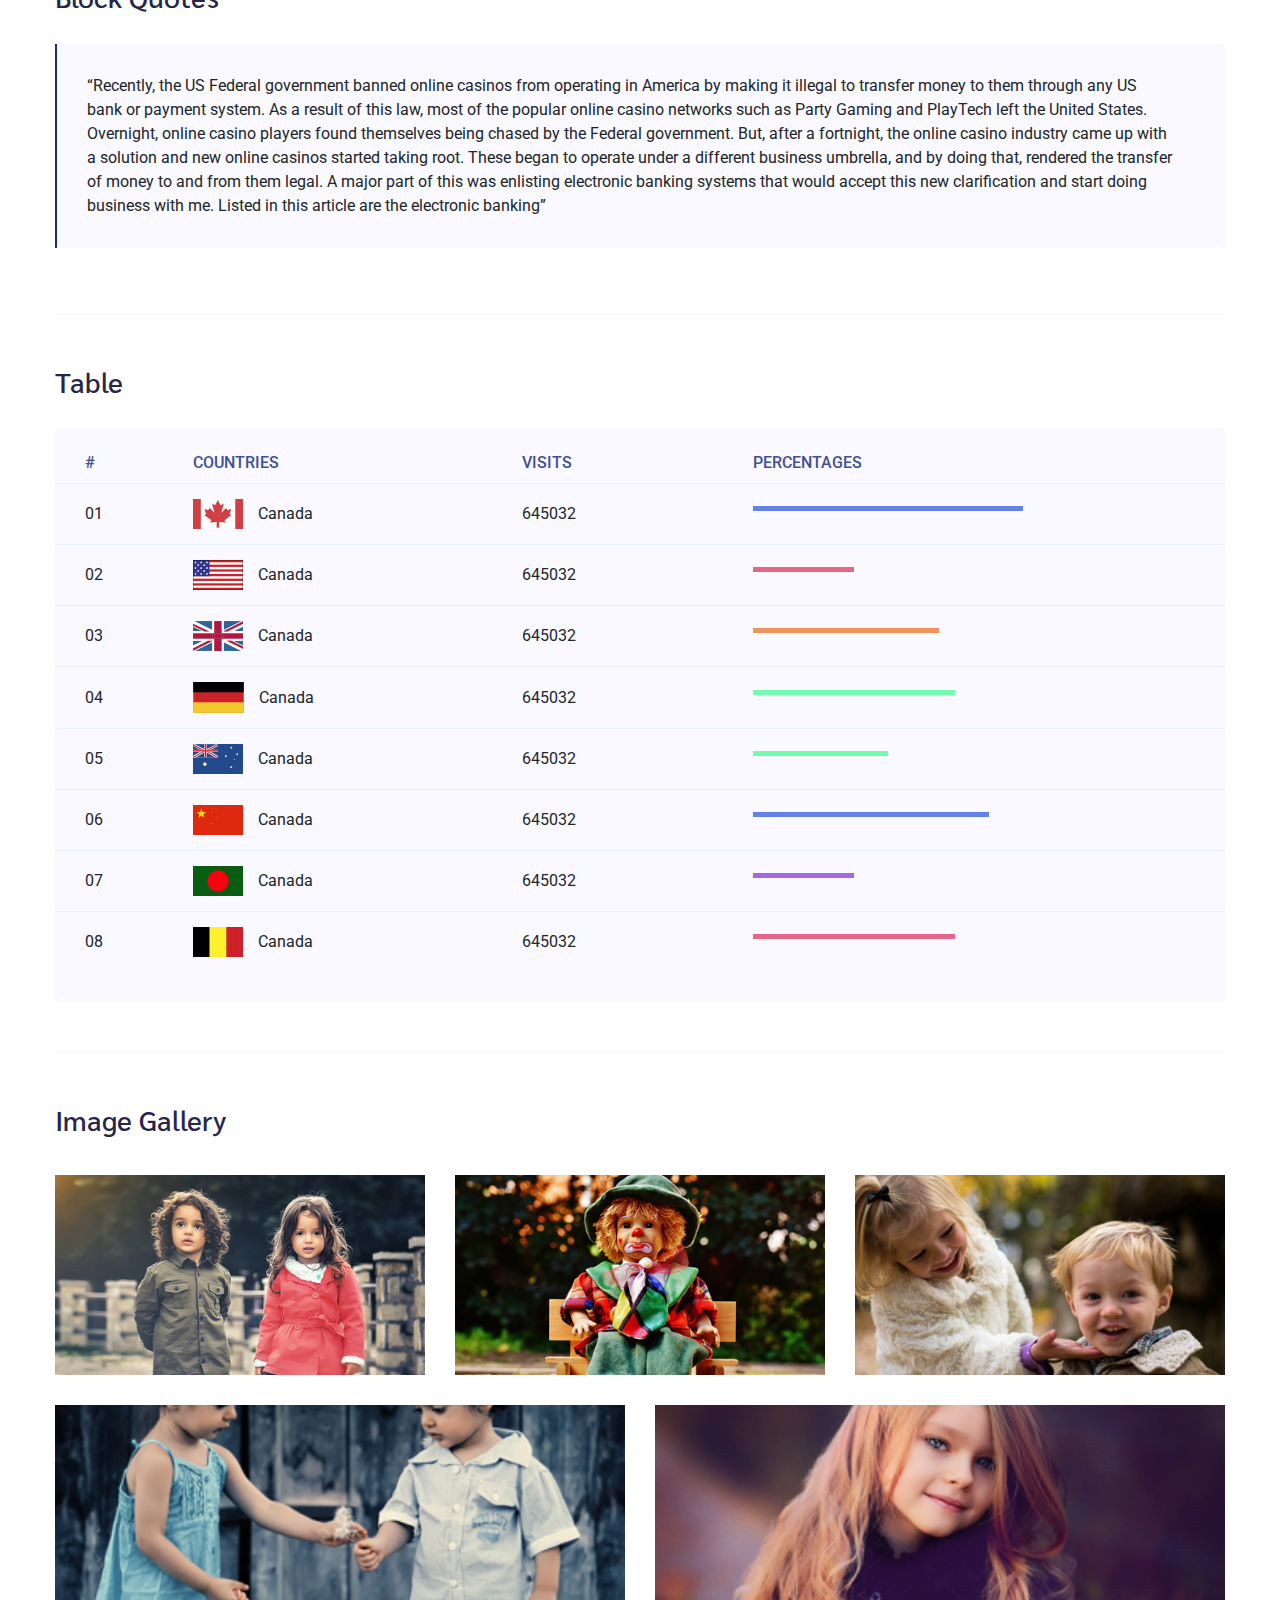
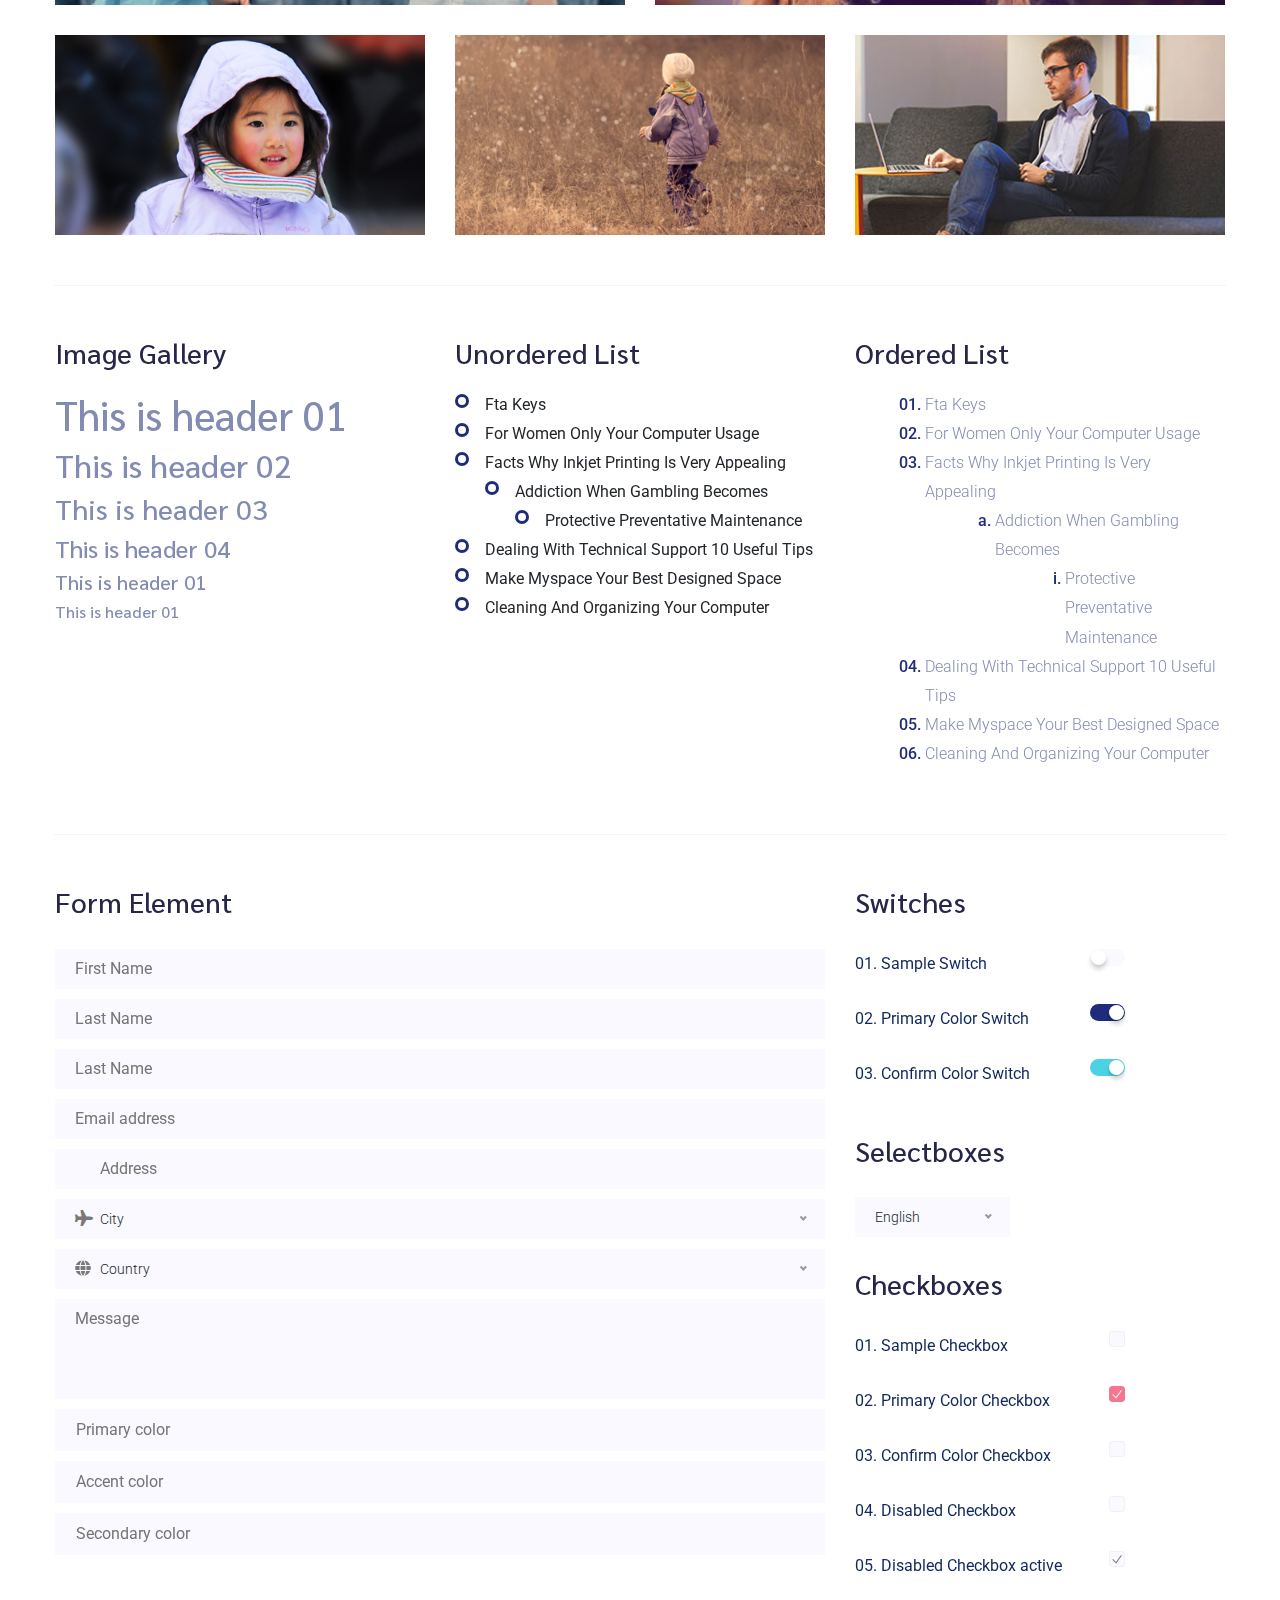
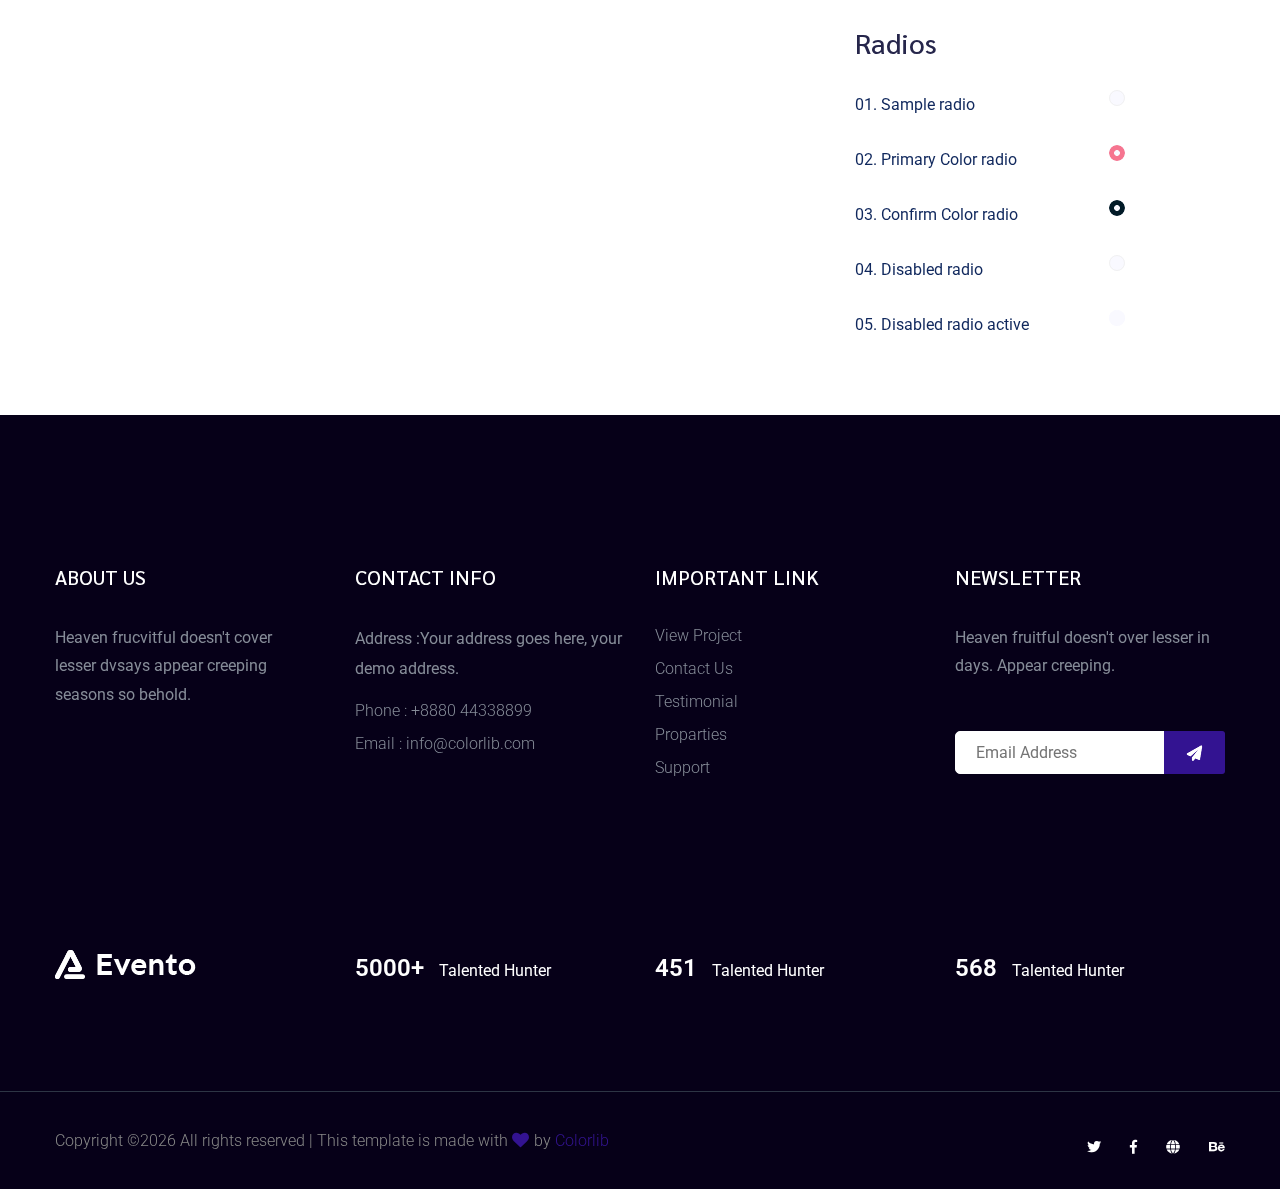
<file: elements.html>
<!doctype html>
<html class="no-js" lang="zxx">
<head>
	<meta charset="utf-8">
	<meta http-equiv="x-ua-compatible" content="ie=edge">
    <title> Event HTML-5 Template </title>
	<meta name="description" content="">
	<meta name="viewport" content="width=device-width, initial-scale=1">
	<link rel="shortcut icon" type="image/x-icon" href="assets/img/favicon.ico">

 	<!-- CSS here -->
	<link rel="stylesheet" href="assets/css/bootstrap.min.css">
	<link rel="stylesheet" href="assets/css/owl.carousel.min.css">
	<link rel="stylesheet" href="assets/css/slicknav.css">
	<link rel="stylesheet" href="assets/css/animate.min.css">
	<link rel="stylesheet" href="assets/css/magnific-popup.css">
	<link rel="stylesheet" href="assets/css/fontawesome-all.min.css">
	<link rel="stylesheet" href="assets/css/themify-icons.css">
	<link rel="stylesheet" href="assets/css/slick.css">
	<link rel="stylesheet" href="assets/css/nice-select.css">
	<link rel="stylesheet" href="assets/css/style.css">
</head>
<body>
    <!--? Preloader Start -->
    <div id="preloader-active">
        <div class="preloader d-flex align-items-center justify-content-center">
            <div class="preloader-inner position-relative">
                <div class="preloader-circle"></div>
                <div class="preloader-img pere-text">
                    <img src="assets/img/logo/asdf.png" alt="">
                </div>
            </div>
        </div>
    </div>
    <!-- Preloader Start -->
	<header>
		<!--? Header Start -->
		<div class="header-area">
			<div class="main-header header-sticky">
				<div class="container-fluid">
					<div class="row align-items-center">
						<!-- Logo -->
						<div class="col-xl-2 col-lg-2 col-md-1">
							<div class="logo">
								<a href="index.html"><img src="assets/img/logo/logo.png" alt=""></a>
							</div>
						</div>
						<div class="col-xl-10 col-lg-10 col-md-10">
							<div class="menu-main d-flex align-items-center justify-content-end">
								<!-- Main-menu -->
								<div class="main-menu f-right d-none d-lg-block">
									<nav>
										<ul id="navigation">
											<li><a href="index.html">Home</a></li>
											<li><a href="about.html">About</a></li>
											<li><a href="spakers.html">Spakers</a></li>
											<li><a href="schedule.html">Schedule</a></li>
											<li><a href="blog.html">Blog</a>
												<ul class="submenu">
													<li><a href="blog.html">Blog</a></li>
													<li><a href="blog_details.html">Blog Details</a></li>
													<li><a href="elements.html">Element</a></li>
												</ul>
											</li>
											<li><a href="contact.html">Contact</a></li>
										</ul>
									</nav>
								</div>
								<div class="header-right-btn f-right d-none d-lg-block ml-30">
									<a href="#" class="btn header-btn">Get Your Ticket</a>
								</div>
							</div>
						</div>   
						<!-- Mobile Menu -->
						<div class="col-12">
							<div class="mobile_menu d-block d-lg-none"></div>
						</div>
					</div>
				</div>
			</div>
		</div>
		<!-- Header End -->
	</header>
	<main>
        <!--? Hero Start -->
        <div class="slider-area2">
            <div class="slider-height2 d-flex align-items-center">
                <div class="container">
                    <div class="row">
                        <div class="col-xl-12">
                            <div class="hero-cap hero-cap2 text-center">
                                <h2>Elements</h2>
                            </div>
                        </div>
                    </div>
                </div>
            </div>
        </div>
        <!-- Hero End -->
		<!-- Start Sample Area -->
		<section class="sample-text-area">
			<div class="container box_1170">
				<h3 class="text-heading">Text Sample</h3>
				<p class="sample-text">
					Every avid independent filmmaker has <b>Bold</b> about making that <i>Italic</i> interest documentary,
					or short
					film to show off their creative prowess. Many have great ideas and want to “wow”
					the<sup>Superscript</sup> scene,
					or video renters with their big project. But once you have the<sub>Subscript</sub> “in the can” (no easy
					feat), how
					do you move from a <del>Strike</del> through of master DVDs with the <u>“Underline”</u> marked
					hand-written title
					inside a secondhand CD case, to a pile of cardboard boxes full of shiny new, retail-ready DVDs, with UPC
					barcodes
					and polywrap sitting on your doorstep? You need to create eye-popping artwork and have your project
					replicated.
					Using a reputable full service DVD Replication company like PacificDisc, Inc. to partner with is
					certainly a
					helpful option to ensure a professional end result, but to help with your DVD replication project, here
					are 4 easy
					steps to follow for good DVD replication results:
	
				</p>
			</div>
		</section>
		<!-- End Sample Area -->
		<!-- Start Button -->
		<section class="button-area">
			<div class="container box_1170 border-top-generic">
				<h3 class="text-heading">Sample Buttons</h3>
				<div class="button-group-area">
					<a href="#" class="genric-btn default">Default</a>
					<a href="#" class="genric-btn primary">Primary</a>
					<a href="#" class="genric-btn success">Success</a>
					<a href="#" class="genric-btn info">Info</a>
					<a href="#" class="genric-btn warning">Warning</a>
					<a href="#" class="genric-btn danger">Danger</a>
					<a href="#" class="genric-btn link">Link</a>
					<a href="#" class="genric-btn disable">Disable</a>
				</div>
				<div class="button-group-area mt-10">
					<a href="#" class="genric-btn default-border">Default</a>
					<a href="#" class="genric-btn primary-border">Primary</a>
					<a href="#" class="genric-btn success-border">Success</a>
					<a href="#" class="genric-btn info-border">Info</a>
					<a href="#" class="genric-btn warning-border">Warning</a>
					<a href="#" class="genric-btn danger-border">Danger</a>
					<a href="#" class="genric-btn link-border">Link</a>
					<a href="#" class="genric-btn disable">Disable</a>
				</div>
				<div class="button-group-area mt-40">
					<a href="#" class="genric-btn default radius">Default</a>
					<a href="#" class="genric-btn primary radius">Primary</a>
					<a href="#" class="genric-btn success radius">Success</a>
					<a href="#" class="genric-btn info radius">Info</a>
					<a href="#" class="genric-btn warning radius">Warning</a>
					<a href="#" class="genric-btn danger radius">Danger</a>
					<a href="#" class="genric-btn link radius">Link</a>
					<a href="#" class="genric-btn disable radius">Disable</a>
				</div>
				<div class="button-group-area mt-10">
					<a href="#" class="genric-btn default-border radius">Default</a>
					<a href="#" class="genric-btn primary-border radius">Primary</a>
					<a href="#" class="genric-btn success-border radius">Success</a>
					<a href="#" class="genric-btn info-border radius">Info</a>
					<a href="#" class="genric-btn warning-border radius">Warning</a>
					<a href="#" class="genric-btn danger-border radius">Danger</a>
					<a href="#" class="genric-btn link-border radius">Link</a>
					<a href="#" class="genric-btn disable radius">Disable</a>
				</div>
				<div class="button-group-area mt-40">
					<a href="#" class="genric-btn default circle">Default</a>
					<a href="#" class="genric-btn primary circle">Primary</a>
					<a href="#" class="genric-btn success circle">Success</a>
					<a href="#" class="genric-btn info circle">Info</a>
					<a href="#" class="genric-btn warning circle">Warning</a>
					<a href="#" class="genric-btn danger circle">Danger</a>
					<a href="#" class="genric-btn link circle">Link</a>
					<a href="#" class="genric-btn disable circle">Disable</a>
				</div>
				<div class="button-group-area mt-10">
					<a href="#" class="genric-btn default-border circle">Default</a>
					<a href="#" class="genric-btn primary-border circle">Primary</a>
					<a href="#" class="genric-btn success-border circle">Success</a>
					<a href="#" class="genric-btn info-border circle">Info</a>
					<a href="#" class="genric-btn warning-border circle">Warning</a>
					<a href="#" class="genric-btn danger-border circle">Danger</a>
					<a href="#" class="genric-btn link-border circle">Link</a>
					<a href="#" class="genric-btn disable circle">Disable</a>
				</div>
				<div class="button-group-area mt-40">
					<a href="#" class="genric-btn default circle arrow">Default<span class="lnr lnr-arrow-right"></span></a>
					<a href="#" class="genric-btn primary circle arrow">Primary<span class="lnr lnr-arrow-right"></span></a>
					<a href="#" class="genric-btn success circle arrow">Success<span class="lnr lnr-arrow-right"></span></a>
					<a href="#" class="genric-btn info circle arrow">Info<span class="lnr lnr-arrow-right"></span></a>
					<a href="#" class="genric-btn warning circle arrow">Warning<span class="lnr lnr-arrow-right"></span></a>
					<a href="#" class="genric-btn danger circle arrow">Danger<span class="lnr lnr-arrow-right"></span></a>
				</div>
				<div class="button-group-area mt-10">
					<a href="#" class="genric-btn default-border circle arrow">Default<span
							class="lnr lnr-arrow-right"></span></a>
					<a href="#" class="genric-btn primary-border circle arrow">Primary<span
							class="lnr lnr-arrow-right"></span></a>
					<a href="#" class="genric-btn success-border circle arrow">Success<span
							class="lnr lnr-arrow-right"></span></a>
					<a href="#" class="genric-btn info-border circle arrow">Info<span
							class="lnr lnr-arrow-right"></span></a>
					<a href="#" class="genric-btn warning-border circle arrow">Warning<span
							class="lnr lnr-arrow-right"></span></a>
					<a href="#" class="genric-btn danger-border circle arrow">Danger<span
							class="lnr lnr-arrow-right"></span></a>
				</div>
				<div class="button-group-area mt-40">
					<a href="#" class="genric-btn primary e-large">Extra Large</a>
					<a href="#" class="genric-btn success large">Large</a>
					<a href="#" class="genric-btn primary">Default</a>
					<a href="#" class="genric-btn success medium">Medium</a>
					<a href="#" class="genric-btn primary small">Small</a>
				</div>
				<div class="button-group-area mt-10">
					<a href="#" class="genric-btn primary-border e-large">Extra Large</a>
					<a href="#" class="genric-btn success-border large">Large</a>
					<a href="#" class="genric-btn primary-border">Default</a>
					<a href="#" class="genric-btn success-border medium">Medium</a>
					<a href="#" class="genric-btn primary-border small">Small</a>
				</div>
			</div>
		</section>
		<!-- End Button -->
		<!-- Start Align Area -->
		<div class="whole-wrap">
			<div class="container box_1170">
				<div class="section-top-border">
					<h3 class="mb-30">Left Aligned</h3>
					<div class="row">
						<div class="col-md-3">
							<img src="assets/img/elements/d.jpg" alt="" class="img-fluid">
						</div>
						<div class="col-md-9 mt-sm-20">
							<p>Recently, the US Federal government banned online casinos from operating in America by making
								it illegal to
								transfer money to them through any US bank or payment system. As a result of this law, most
								of the popular
								online casino networks such as Party Gaming and PlayTech left the United States. Overnight,
								online casino
								players found themselves being chased by the Federal government. But, after a fortnight, the
								online casino
								industry came up with a solution and new online casinos started taking root. These began to
								operate under a
								different business umbrella, and by doing that, rendered the transfer of money to and from
								them legal. A major
								part of this was enlisting electronic banking systems that would accept this new
								clarification and start doing
								business with me. Listed in this article are the electronic banking systems that accept
								players from the United
								States that wish to play in online casinos.</p>
						</div>
					</div>
				</div>
				<div class="section-top-border text-right">
					<h3 class="mb-30">Right Aligned</h3>
					<div class="row">
						<div class="col-md-9">
							<p class="text-right">Over time, even the most sophisticated, memory packed computer can begin
								to run slow if we
								don’t do something to prevent it. The reason why has less to do with how computers are made
								and how they age and
								more to do with the way we use them. You see, all of the daily tasks that we do on our PC
								from running programs
								to downloading and deleting software can make our computer sluggish. To keep this from
								happening, you need to
								understand the reasons why your PC is getting slower and do something to keep your PC
								running at its best. You
								can do this through regular maintenance and PC performance optimization programs</p>
							<p class="text-right">Before we discuss all of the things that could be affecting your PC’s
								performance, let’s
								talk a little about what symptoms</p>
						</div>
						<div class="col-md-3">
							<img src="assets/img/elements/d.jpg" alt="" class="img-fluid">
						</div>
					</div>
				</div>
				<div class="section-top-border">
					<h3 class="mb-30">Definition</h3>
					<div class="row">
						<div class="col-md-4">
							<div class="single-defination">
								<h4 class="mb-20">Definition 01</h4>
								<p>Recently, the US Federal government banned online casinos from operating in America by
									making it illegal to
									transfer money to them through any US bank or payment system. As a result of this law,
									most of the popular
									online casino networks</p>
							</div>
						</div>
						<div class="col-md-4">
							<div class="single-defination">
								<h4 class="mb-20">Definition 02</h4>
								<p>Recently, the US Federal government banned online casinos from operating in America by
									making it illegal to
									transfer money to them through any US bank or payment system. As a result of this law,
									most of the popular
									online casino networks</p>
							</div>
						</div>
						<div class="col-md-4">
							<div class="single-defination">
								<h4 class="mb-20">Definition 03</h4>
								<p>Recently, the US Federal government banned online casinos from operating in America by
									making it illegal to
									transfer money to them through any US bank or payment system. As a result of this law,
									most of the popular
									online casino networks</p>
							</div>
						</div>
					</div>
				</div>
				<div class="section-top-border">
					<h3 class="mb-30">Block Quotes</h3>
					<div class="row">
						<div class="col-lg-12">
							<blockquote class="generic-blockquote">
								“Recently, the US Federal government banned online casinos from operating in America by
								making it illegal to
								transfer money to them through any US bank or payment system. As a result of this law, most
								of the popular
								online casino networks such as Party Gaming and PlayTech left the United States. Overnight,
								online casino
								players found themselves being chased by the Federal government. But, after a fortnight, the
								online casino
								industry came up with a solution and new online casinos started taking root. These began to
								operate under a
								different business umbrella, and by doing that, rendered the transfer of money to and from
								them legal. A major
								part of this was enlisting electronic banking systems that would accept this new
								clarification and start doing
								business with me. Listed in this article are the electronic banking”
							</blockquote>
						</div>
					</div>
				</div>
				<div class="section-top-border">
					<h3 class="mb-30">Table</h3>
					<div class="progress-table-wrap">
						<div class="progress-table">
							<div class="table-head">
								<div class="serial">#</div>
								<div class="country">Countries</div>
								<div class="visit">Visits</div>
								<div class="percentage">Percentages</div>
							</div>
							<div class="table-row">
								<div class="serial">01</div>
								<div class="country"> <img src="assets/img/elements/f1.jpg" alt="flag">Canada</div>
								<div class="visit">645032</div>
								<div class="percentage">
									<div class="progress">
										<div class="progress-bar color-1" role="progressbar" style="width: 80%"
											aria-valuenow="80" aria-valuemin="0" aria-valuemax="100"></div>
									</div>
								</div>
							</div>
							<div class="table-row">
								<div class="serial">02</div>
								<div class="country"> <img src="assets/img/elements/f2.jpg" alt="flag">Canada</div>
								<div class="visit">645032</div>
								<div class="percentage">
									<div class="progress">
										<div class="progress-bar color-2" role="progressbar" style="width: 30%"
											aria-valuenow="30" aria-valuemin="0" aria-valuemax="100"></div>
									</div>
								</div>
							</div>
							<div class="table-row">
								<div class="serial">03</div>
								<div class="country"> <img src="assets/img/elements/f3.jpg" alt="flag">Canada</div>
								<div class="visit">645032</div>
								<div class="percentage">
									<div class="progress">
										<div class="progress-bar color-3" role="progressbar" style="width: 55%"
											aria-valuenow="55" aria-valuemin="0" aria-valuemax="100"></div>
									</div>
								</div>
							</div>
							<div class="table-row">
								<div class="serial">04</div>
								<div class="country"> <img src="assets/img/elements/f4.jpg" alt="flag">Canada</div>
								<div class="visit">645032</div>
								<div class="percentage">
									<div class="progress">
										<div class="progress-bar color-4" role="progressbar" style="width: 60%"
											aria-valuenow="60" aria-valuemin="0" aria-valuemax="100"></div>
									</div>
								</div>
							</div>
							<div class="table-row">
								<div class="serial">05</div>
								<div class="country"> <img src="assets/img/elements/f5.jpg" alt="flag">Canada</div>
								<div class="visit">645032</div>
								<div class="percentage">
									<div class="progress">
										<div class="progress-bar color-5" role="progressbar" style="width: 40%"
											aria-valuenow="40" aria-valuemin="0" aria-valuemax="100"></div>
									</div>
								</div>
							</div>
							<div class="table-row">
								<div class="serial">06</div>
								<div class="country"> <img src="assets/img/elements/f6.jpg" alt="flag">Canada</div>
								<div class="visit">645032</div>
								<div class="percentage">
									<div class="progress">
										<div class="progress-bar color-6" role="progressbar" style="width: 70%"
											aria-valuenow="70" aria-valuemin="0" aria-valuemax="100"></div>
									</div>
								</div>
							</div>
							<div class="table-row">
								<div class="serial">07</div>
								<div class="country"> <img src="assets/img/elements/f7.jpg" alt="flag">Canada</div>
								<div class="visit">645032</div>
								<div class="percentage">
									<div class="progress">
										<div class="progress-bar color-7" role="progressbar" style="width: 30%"
											aria-valuenow="30" aria-valuemin="0" aria-valuemax="100"></div>
									</div>
								</div>
							</div>
							<div class="table-row">
								<div class="serial">08</div>
								<div class="country"> <img src="assets/img/elements/f8.jpg" alt="flag">Canada</div>
								<div class="visit">645032</div>
								<div class="percentage">
									<div class="progress">
										<div class="progress-bar color-8" role="progressbar" style="width: 60%"
											aria-valuenow="60" aria-valuemin="0" aria-valuemax="100"></div>
									</div>
								</div>
							</div>
						</div>
					</div>
				</div>
				<div class="section-top-border">
					<h3>Image Gallery</h3>
					<div class="row gallery-item">
						<div class="col-md-4">
							<a href="assets/img/elements/g1.jpg" class="img-pop-up">
								<div class="single-gallery-image" style="background: url(assets/img/elements/g1.jpg);"></div>
							</a>
						</div>
						<div class="col-md-4">
							<a href="assets/img/elements/g2.jpg" class="img-pop-up">
								<div class="single-gallery-image" style="background: url(assets/img/elements/g2.jpg);"></div>
							</a>
						</div>
						<div class="col-md-4">
							<a href="assets/img/elements/g3.jpg" class="img-pop-up">
								<div class="single-gallery-image" style="background: url(assets/img/elements/g3.jpg);"></div>
							</a>
						</div>
						<div class="col-md-6">
							<a href="assets/img/elements/g4.jpg" class="img-pop-up">
								<div class="single-gallery-image" style="background: url(assets/img/elements/g4.jpg);"></div>
							</a>
						</div>
						<div class="col-md-6">
							<a href="assets/img/elements/g5.jpg" class="img-pop-up">
								<div class="single-gallery-image" style="background: url(assets/img/elements/g5.jpg);"></div>
							</a>
						</div>
						<div class="col-md-4">
							<a href="assets/img/elements/g6.jpg" class="img-pop-up">
								<div class="single-gallery-image" style="background: url(assets/img/elements/g6.jpg);"></div>
							</a>
						</div>
						<div class="col-md-4">
							<a href="assets/img/elements/g7.jpg" class="img-pop-up">
								<div class="single-gallery-image" style="background: url(assets/img/elements/g7.jpg);"></div>
							</a>
						</div>
						<div class="col-md-4">
							<a href="assets/img/elements/g8.jpg" class="img-pop-up">
								<div class="single-gallery-image" style="background: url(assets/img/elements/g8.jpg);"></div>
							</a>
						</div>
					</div>
				</div>
				<div class="section-top-border">
					<div class="row">
						<div class="col-md-4">
							<h3 class="mb-20">Image Gallery</h3>
							<div class="typography">
								<h1>This is header 01</h1>
								<h2>This is header 02</h2>
								<h3>This is header 03</h3>
								<h4>This is header 04</h4>
								<h5>This is header 01</h5>
								<h6>This is header 01</h6>
							</div>
						</div>
						<div class="col-md-4 mt-sm-30">
							<h3 class="mb-20">Unordered List</h3>
							<div class="">
								<ul class="unordered-list">
									<li>Fta Keys</li>
									<li>For Women Only Your Computer Usage</li>
									<li>Facts Why Inkjet Printing Is Very Appealing
										<ul>
											<li>Addiction When Gambling Becomes
												<ul>
													<li>Protective Preventative Maintenance</li>
												</ul>
											</li>
										</ul>
									</li>
									<li>Dealing With Technical Support 10 Useful Tips</li>
									<li>Make Myspace Your Best Designed Space</li>
									<li>Cleaning And Organizing Your Computer</li>
								</ul>
							</div>
						</div>
						<div class="col-md-4 mt-sm-30">
							<h3 class="mb-20">Ordered List</h3>
							<div class="">
								<ol class="ordered-list">
									<li><span>Fta Keys</span></li>
									<li><span>For Women Only Your Computer Usage</span></li>
									<li><span>Facts Why Inkjet Printing Is Very Appealing</span>
										<ol class="ordered-list-alpha">
											<li><span>Addiction When Gambling Becomes</span>
												<ol class="ordered-list-roman">
													<li><span>Protective Preventative Maintenance</span></li>
												</ol>
											</li>
										</ol>
									</li>
									<li><span>Dealing With Technical Support 10 Useful Tips</span></li>
									<li><span>Make Myspace Your Best Designed Space</span></li>
									<li><span>Cleaning And Organizing Your Computer</span></li>
								</ol>
							</div>
						</div>
					</div>
				</div>
				<div class="section-top-border">
					<div class="row">
						<div class="col-lg-8 col-md-8">
							<h3 class="mb-30">Form Element</h3>
							<form action="#">
								<div class="mt-10">
									<input type="text" name="first_name" placeholder="First Name"
										onfocus="this.placeholder = ''" onblur="this.placeholder = 'First Name'" required
										class="single-input">
								</div>
								<div class="mt-10">
									<input type="text" name="last_name" placeholder="Last Name"
										onfocus="this.placeholder = ''" onblur="this.placeholder = 'Last Name'" required
										class="single-input">
								</div>
								<div class="mt-10">
									<input type="text" name="last_name" placeholder="Last Name"
										onfocus="this.placeholder = ''" onblur="this.placeholder = 'Last Name'" required
										class="single-input">
								</div>
								<div class="mt-10">
									<input type="email" name="EMAIL" placeholder="Email address"
										onfocus="this.placeholder = ''" onblur="this.placeholder = 'Email address'" required
										class="single-input">
								</div>
								<div class="input-group-icon mt-10">
									<div class="icon"><i class="fa fa-thumb-tack" aria-hidden="true"></i></div>
									<input type="text" name="address" placeholder="Address" onfocus="this.placeholder = ''"
										onblur="this.placeholder = 'Address'" required class="single-input">
								</div>
								<div class="input-group-icon mt-10">
									<div class="icon"><i class="fa fa-plane" aria-hidden="true"></i></div>
									<div class="form-select" id="default-select"">
												<select>
													<option value=" 1">City</option>
										<option value="1">Dhaka</option>
										<option value="1">Dilli</option>
										<option value="1">Newyork</option>
										<option value="1">Islamabad</option>
										</select>
									</div>
								</div>
								<div class="input-group-icon mt-10">
									<div class="icon"><i class="fa fa-globe" aria-hidden="true"></i></div>
									<div class="form-select" id="default-select"">
												<select>
													<option value=" 1">Country</option>
										<option value="1">Bangladesh</option>
										<option value="1">India</option>
										<option value="1">England</option>
										<option value="1">Srilanka</option>
										</select>
									</div>
								</div>
	
								<div class="mt-10">
									<textarea class="single-textarea" placeholder="Message" onfocus="this.placeholder = ''"
										onblur="this.placeholder = 'Message'" required></textarea>
								</div>
								<div class="mt-10">
									<input type="text" name="first_name" placeholder="Primary color"
										onfocus="this.placeholder = ''" onblur="this.placeholder = 'Primary color'" required
										class="single-input-primary">
								</div>
								<div class="mt-10">
									<input type="text" name="first_name" placeholder="Accent color"
										onfocus="this.placeholder = ''" onblur="this.placeholder = 'Accent color'" required
										class="single-input-accent">
								</div>
								<div class="mt-10">
									<input type="text" name="first_name" placeholder="Secondary color"
										onfocus="this.placeholder = ''" onblur="this.placeholder = 'Secondary color'"
										required class="single-input-secondary">
								</div>
							</form>
						</div>
						<div class="col-lg-3 col-md-4 mt-sm-30">
							<div class="single-element-widget">
								<h3 class="mb-30">Switches</h3>
								<div class="switch-wrap d-flex justify-content-between">
									<p>01. Sample Switch</p>
									<div class="primary-switch">
										<input type="checkbox" id="default-switch">
										<label for="default-switch"></label>
									</div>
								</div>
								<div class="switch-wrap d-flex justify-content-between">
									<p>02. Primary Color Switch</p>
									<div class="primary-switch">
										<input type="checkbox" id="primary-switch" checked>
										<label for="primary-switch"></label>
									</div>
								</div>
								<div class="switch-wrap d-flex justify-content-between">
									<p>03. Confirm Color Switch</p>
									<div class="confirm-switch">
										<input type="checkbox" id="confirm-switch" checked>
										<label for="confirm-switch"></label>
									</div>
								</div>
							</div>
							<div class="single-element-widget mt-30">
								<h3 class="mb-30">Selectboxes</h3>
								<div class="default-select" id="default-select"">
											<select>
												<option value=" 1">English</option>
									<option value="1">Spanish</option>
									<option value="1">Arabic</option>
									<option value="1">Portuguise</option>
									<option value="1">Bengali</option>
									</select>
								</div>
							</div>
							<div class="single-element-widget mt-30">
								<h3 class="mb-30">Checkboxes</h3>
								<div class="switch-wrap d-flex justify-content-between">
									<p>01. Sample Checkbox</p>
									<div class="primary-checkbox">
										<input type="checkbox" id="default-checkbox">
										<label for="default-checkbox"></label>
									</div>
								</div>
								<div class="switch-wrap d-flex justify-content-between">
									<p>02. Primary Color Checkbox</p>
									<div class="primary-checkbox">
										<input type="checkbox" id="primary-checkbox" checked>
										<label for="primary-checkbox"></label>
									</div>
								</div>
								<div class="switch-wrap d-flex justify-content-between">
									<p>03. Confirm Color Checkbox</p>
									<div class="confirm-checkbox">
										<input type="checkbox" id="confirm-checkbox">
										<label for="confirm-checkbox"></label>
									</div>
								</div>
								<div class="switch-wrap d-flex justify-content-between">
									<p>04. Disabled Checkbox</p>
									<div class="disabled-checkbox">
										<input type="checkbox" id="disabled-checkbox" disabled>
										<label for="disabled-checkbox"></label>
									</div>
								</div>
								<div class="switch-wrap d-flex justify-content-between">
									<p>05. Disabled Checkbox active</p>
									<div class="disabled-checkbox">
										<input type="checkbox" id="disabled-checkbox-active" checked disabled>
										<label for="disabled-checkbox-active"></label>
									</div>
								</div>
							</div>
							<div class="single-element-widget mt-30">
								<h3 class="mb-30">Radios</h3>
								<div class="switch-wrap d-flex justify-content-between">
									<p>01. Sample radio</p>
									<div class="primary-radio">
										<input type="checkbox" id="default-radio">
										<label for="default-radio"></label>
									</div>
								</div>
								<div class="switch-wrap d-flex justify-content-between">
									<p>02. Primary Color radio</p>
									<div class="primary-radio">
										<input type="checkbox" id="primary-radio" checked>
										<label for="primary-radio"></label>
									</div>
								</div>
								<div class="switch-wrap d-flex justify-content-between">
									<p>03. Confirm Color radio</p>
									<div class="confirm-radio">
										<input type="checkbox" id="confirm-radio" checked>
										<label for="confirm-radio"></label>
									</div>
								</div>
								<div class="switch-wrap d-flex justify-content-between">
									<p>04. Disabled radio</p>
									<div class="disabled-radio">
										<input type="checkbox" id="disabled-radio" disabled>
										<label for="disabled-radio"></label>
									</div>
								</div>
								<div class="switch-wrap d-flex justify-content-between">
									<p>05. Disabled radio active</p>
									<div class="disabled-radio">
										<input type="checkbox" id="disabled-radio-active" checked disabled>
										<label for="disabled-radio-active"></label>
									</div>
								</div>
							</div>
						</div>
					</div>
				</div>
			</div>
		</div>
		<!-- End Align Area -->
	</main>
    <footer>
        <!-- Footer Start-->
        <div class="footer-area footer-padding">
            <div class="container">
                <div class="row d-flex justify-content-between">
                    <div class="col-xl-3 col-lg-3 col-md-4 col-sm-6">
                       <div class="single-footer-caption mb-50">
                         <div class="single-footer-caption mb-30">
                             <div class="footer-tittle">
                                 <h4>About Us</h4>
                                 <div class="footer-pera">
                                     <p>Heaven frucvitful doesn't cover lesser dvsays appear creeping seasons so behold.</p>
                                </div>
                             </div>
                         </div>
                       </div>
                    </div>
                    <div class="col-xl-3 col-lg-3 col-md-4 col-sm-5">
                        <div class="single-footer-caption mb-50">
                            <div class="footer-tittle">
                                <h4>Contact Info</h4>
                                <ul>
                                    <li>
                                        <p>Address :Your address goes here, your demo address.</p>
                                    </li>
                                    <li><a href="#">Phone : +8880 44338899</a></li>
                                    <li><a href="#">Email : info@colorlib.com</a></li>
                                </ul>
                            </div>
                        </div>
                    </div>
                    <div class="col-xl-3 col-lg-3 col-md-4 col-sm-5">
                        <div class="single-footer-caption mb-50">
                            <div class="footer-tittle">
                                <h4>Important Link</h4>
                                <ul>
                                    <li><a href="#"> View Project</a></li>
                                    <li><a href="#">Contact Us</a></li>
                                    <li><a href="#">Testimonial</a></li>
                                    <li><a href="#">Proparties</a></li>
                                    <li><a href="#">Support</a></li>
                                </ul>
                            </div>
                        </div>
                    </div>
                    <div class="col-xl-3 col-lg-3 col-md-6 col-sm-5">
                        <div class="single-footer-caption mb-50">
                            <div class="footer-tittle">
                                <h4>Newsletter</h4>
                                <div class="footer-pera footer-pera2">
                                 <p>Heaven fruitful doesn't over lesser in days. Appear creeping.</p>
                             </div>
                             <!-- Form -->
                             <div class="footer-form" >
                                 <div id="mc_embed_signup">
                                     <form target="_blank" action="https://spondonit.us12.list-manage.com/subscribe/post?u=1462626880ade1ac87bd9c93a&amp;id=92a4423d01"
                                     method="get" class="subscribe_form relative mail_part">
                                         <input type="email" name="email" id="newsletter-form-email" placeholder="Email Address"
                                         class="placeholder hide-on-focus" onfocus="this.placeholder = ''"
                                         onblur="this.placeholder = ' Email Address '">
                                         <div class="form-icon">
                                             <button type="submit" name="submit" id="newsletter-submit"
                                             class="email_icon newsletter-submit button-contactForm"><img src="assets/img/gallery/form.png" alt=""></button>
                                         </div>
                                         <div class="mt-10 info"></div>
                                     </form>
                                 </div>
                             </div>
                            </div>
                        </div>
                    </div>
                </div>
               <!--  -->
               <div class="row footer-wejed justify-content-between">
                    <div class="col-xl-3 col-lg-3 col-md-4 col-sm-6">
                        <!-- logo -->
                        <div class="footer-logo mb-20">
                        <a href="index.html"><img src="assets/img/logo/logo2_footer.png" alt=""></a>
                        </div>
                    </div>
                    <div class="col-xl-3 col-lg-3 col-md-4 col-sm-5">
                    <div class="footer-tittle-bottom">
                        <span>5000+</span>
                        <p>Talented Hunter</p>
                    </div>
                    </div>
                    <div class="col-xl-3 col-lg-3 col-md-4 col-sm-5">
                        <div class="footer-tittle-bottom">
                            <span>451</span>
                            <p>Talented Hunter</p>
                        </div>
                    </div>
                    <div class="col-xl-3 col-lg-3 col-md-4 col-sm-5">
                        <!-- Footer Bottom Tittle -->
                        <div class="footer-tittle-bottom">
                            <span>568</span>
                            <p>Talented Hunter</p>
                        </div>
                    </div>
               </div>
            </div>
        </div>
        <!-- footer-bottom area -->
        <div class="footer-bottom-area footer-bg">
            <div class="container">
                <div class="footer-border">
                     <div class="row d-flex justify-content-between align-items-center">
                         <div class="col-xl-10 col-lg-8 ">
                             <div class="footer-copy-right">
                                 <p><!-- Link back to Colorlib can't be removed. Template is licensed under CC BY 3.0. -->
  Copyright &copy;<script>document.write(new Date().getFullYear());</script> All rights reserved | This template is made with <i class="fa fa-heart" aria-hidden="true"></i> by <a href="https://colorlib.com" target="_blank">Colorlib</a>
  <!-- Link back to Colorlib can't be removed. Template is licensed under CC BY 3.0. --></p>
                             </div>
                         </div>
                         <div class="col-xl-2 col-lg-4">
                             <div class="footer-social f-right">
                                <a href="#"><i class="fab fa-twitter"></i></a>
                                <a href="https://www.facebook.com/sai4ull"><i class="fab fa-facebook-f"></i></a>
                                <a href="#"><i class="fas fa-globe"></i></a>
                                <a href="#"><i class="fab fa-behance"></i></a>
                             </div>
                         </div>
                     </div>
                </div>
            </div>
        </div>
        <!-- Footer End-->
    </footer>
    <!-- Scroll Up -->
    <div id="back-top" >
        <a title="Go to Top" href="#"> <i class="fas fa-level-up-alt"></i></a>
    </div>

	<!-- JS here -->

	<script src="./assets/js/vendor/modernizr-3.5.0.min.js"></script>
	<!-- Jquery, Popper, Bootstrap -->
	<script src="./assets/js/vendor/jquery-1.12.4.min.js"></script>
	<script src="./assets/js/popper.min.js"></script>
	<script src="./assets/js/bootstrap.min.js"></script>
	<!-- Jquery Mobile Menu -->
	<script src="./assets/js/jquery.slicknav.min.js"></script>

	<!-- Jquery Slick , Owl-Carousel Plugins -->
	<script src="./assets/js/owl.carousel.min.js"></script>
	<script src="./assets/js/slick.min.js"></script>
	<!-- One Page, Animated-HeadLin -->
	<script src="./assets/js/wow.min.js"></script>
	<script src="./assets/js/animated.headline.js"></script>
	<script src="./assets/js/jquery.magnific-popup.js"></script>
	
	<!-- Nice-select, sticky -->
	<script src="./assets/js/jquery.nice-select.min.js"></script>
	<script src="./assets/js/jquery.sticky.js"></script>
	
	<!-- contact js -->
	<script src="./assets/js/contact.js"></script>
	<script src="./assets/js/jquery.form.js"></script>
	<script src="./assets/js/jquery.validate.min.js"></script>
	<script src="./assets/js/mail-script.js"></script>
	<script src="./assets/js/jquery.ajaxchimp.min.js"></script>
	
	<!-- Jquery Plugins, main Jquery -->	
	<script src="./assets/js/plugins.js"></script>
	<script src="./assets/js/main.js"></script>
		
	</body>
</html>
</file>
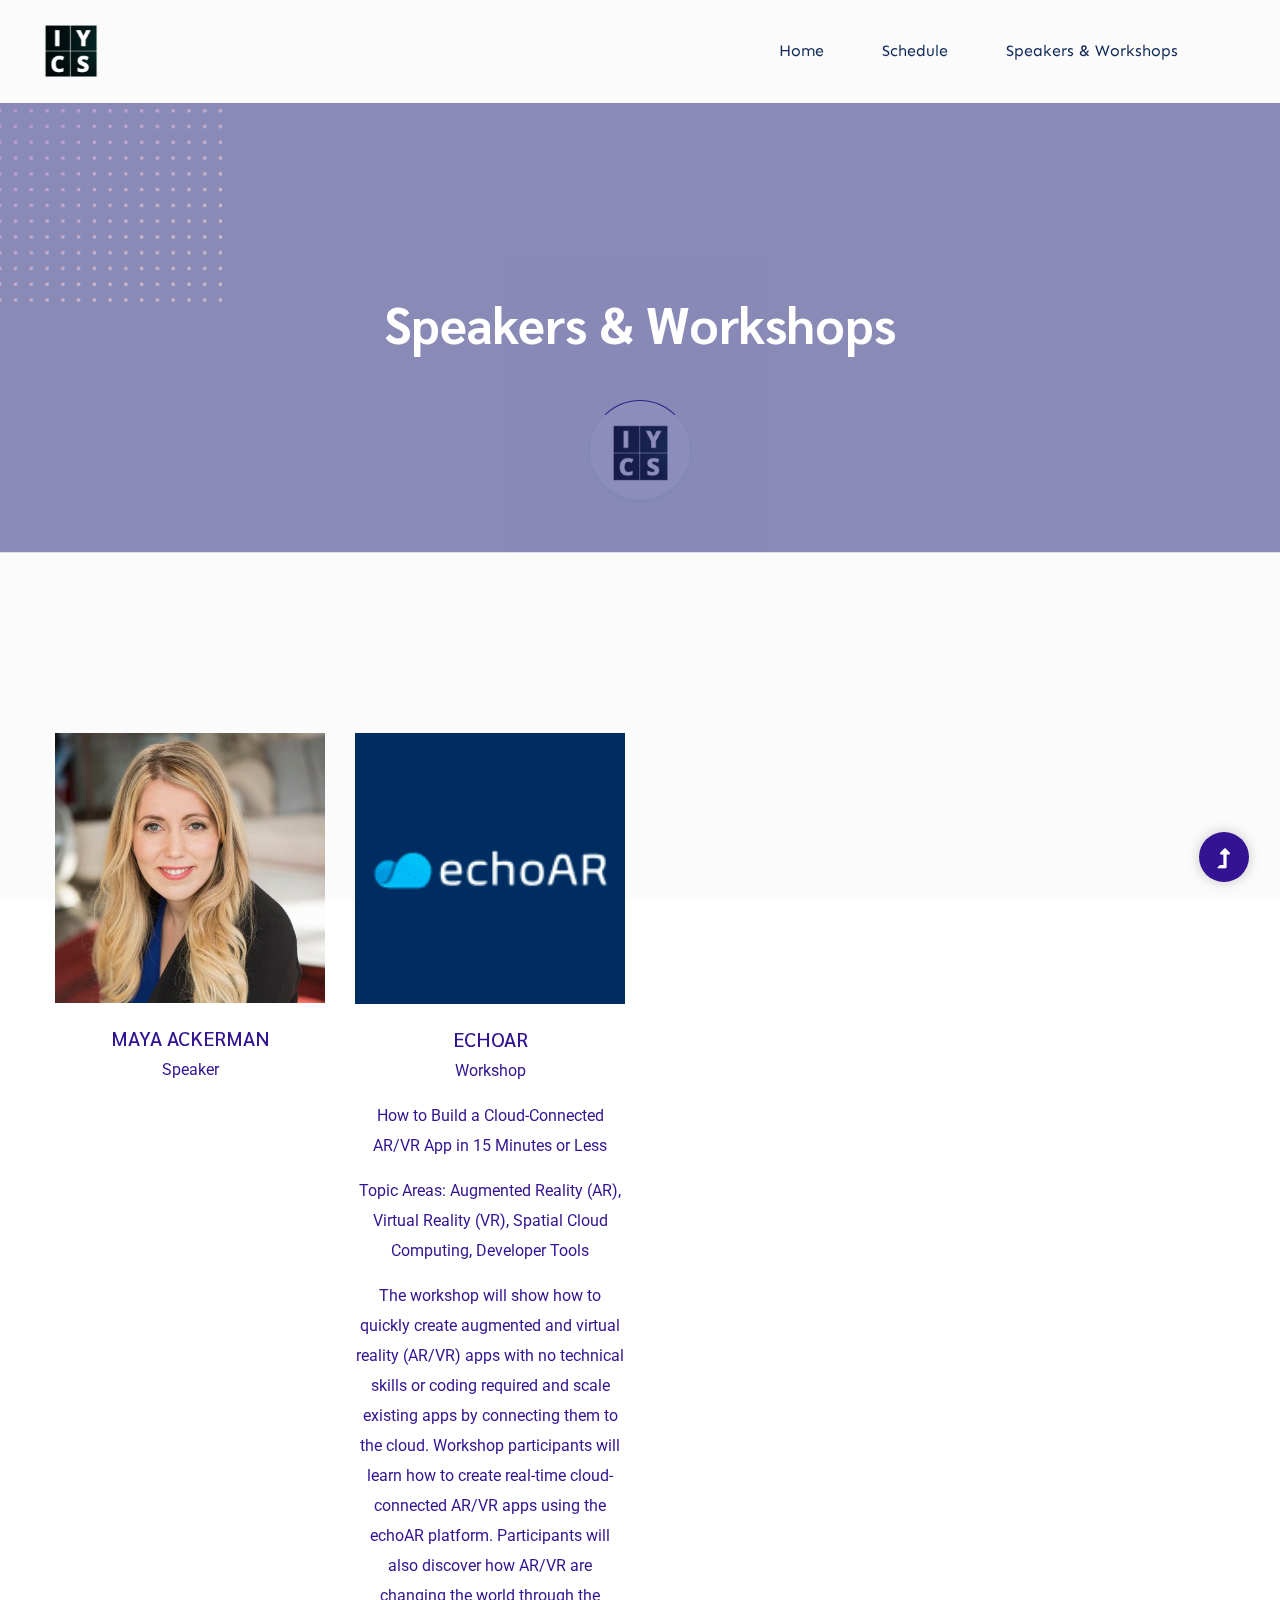
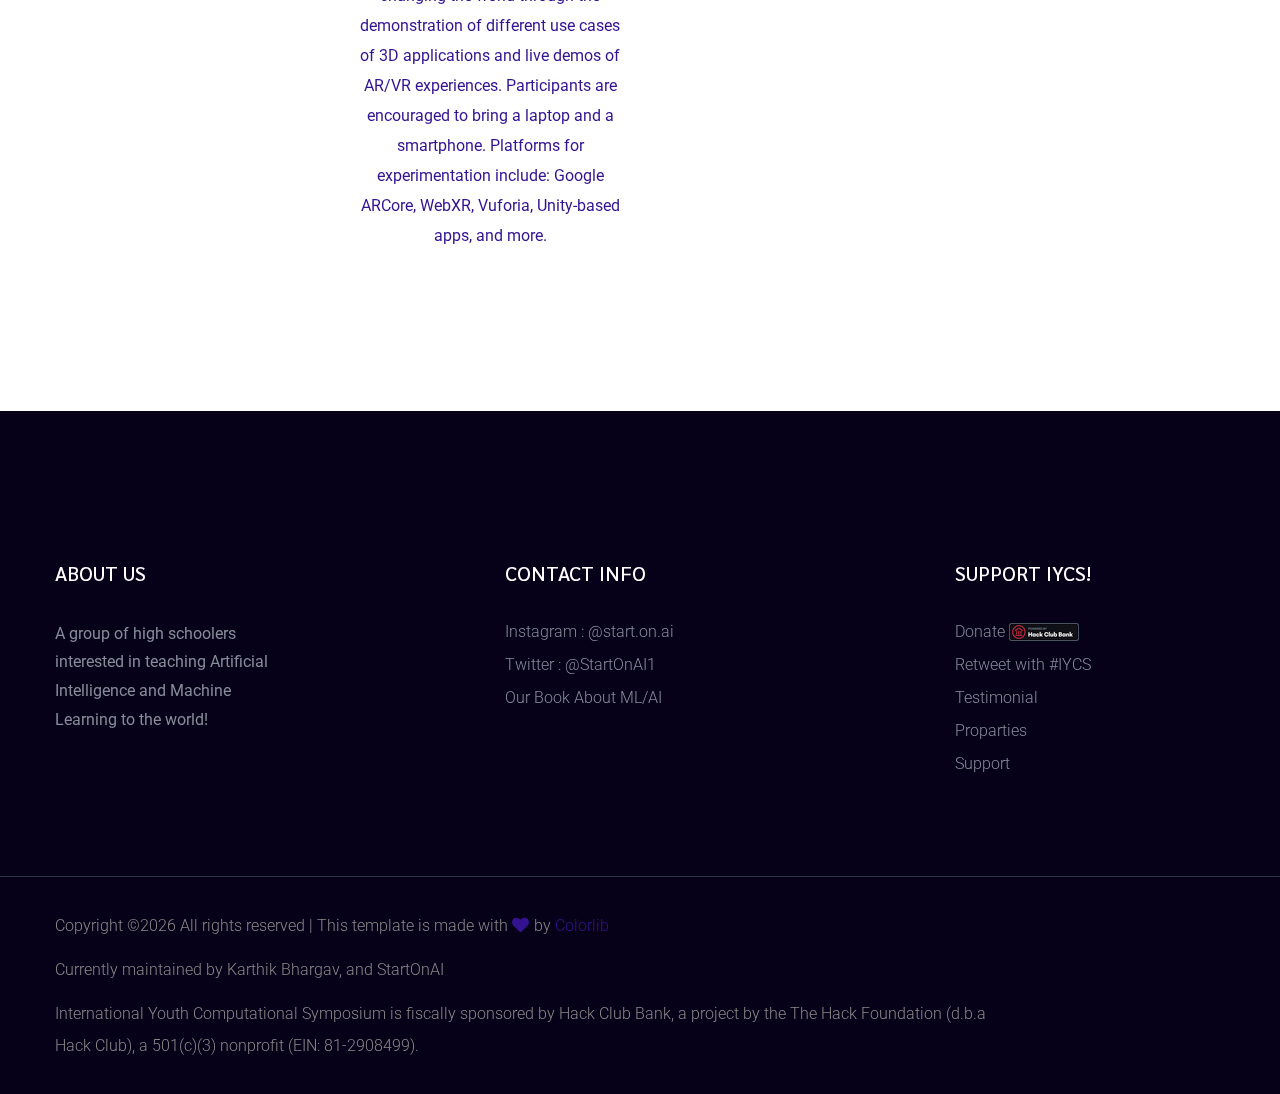
<file: panels.html>
<!doctype html>
<html class="no-js" lang="zxx">
<head>
    <meta charset="utf-8">
    <meta http-equiv="x-ua-compatible" content="ie=edge">
    <title> IYCS | Speakers & Workshops </title>
    <meta name="description" content="">
    <meta name="viewport" content="width=device-width, initial-scale=1">
    <link rel="manifest" href="site.webmanifest">
    <link rel="shortcut icon" type="image/x-icon" href="assets/img/favicon.ico">

	<!-- CSS here -->
	<link rel="stylesheet" href="assets/css/bootstrap.min.css">
	<link rel="stylesheet" href="assets/css/owl.carousel.min.css">
	<link rel="stylesheet" href="assets/css/slicknav.css">
    <link rel="stylesheet" href="assets/css/flaticon.css">
    <link rel="stylesheet" href="assets/css/gijgo.css">
	<link rel="stylesheet" href="assets/css/animate.min.css">
	<link rel="stylesheet" href="assets/css/magnific-popup.css">
	<link rel="stylesheet" href="assets/css/fontawesome-all.min.css">
	<link rel="stylesheet" href="assets/css/themify-icons.css">
	<link rel="stylesheet" href="assets/css/slick.css">
	<link rel="stylesheet" href="assets/css/nice-select.css">
	<link rel="stylesheet" href="assets/css/style.css">
</head>
<body>
    <!-- ? Preloader Start -->
    <div id="preloader-active">
        <div class="preloader d-flex align-items-center justify-content-center">
            <div class="preloader-inner position-relative">
                <div class="preloader-circle"></div>
                <div class="preloader-img pere-text">
                    <img src="assets/img/logo/i.png" alt="">
                </div>
            </div>
        </div>
    </div>
    <!-- Preloader Start -->
<header>
    <!--? Header Start -->
    <div class="header-area">
        <div class="main-header header-sticky">
            <div class="container-fluid">
                <div class="row align-items-center">
                    <!-- Logo -->
                    <div class="col-xl-2 col-lg-2 col-md-1">
                        <div class="logo">
                            <a href="index.html"><img src="assets/img/logo/i.png" alt="" style="width: 30%;"></a>
                        </div>
                    </div>
                    <div class="col-xl-10 col-lg-10 col-md-10">
                        <div class="menu-main d-flex align-items-center justify-content-end">
                            <!-- Main-menu -->
                            <div class="main-menu f-right d-none d-lg-block">
                                <nav>
                                    <ul id="navigation">
                                        <li><a href="index.html">Home</a></li>
                                        <li><a href="schedule.html">Schedule</a></li>
                                        <li><a href="panels.html">Speakers & Workshops</a></li>        
                                        
                                    </ul>
                                </nav>
                            </div>
                            <!-- <div class="header-right-btn f-right d-none d-lg-block ml-30">
                                <a href="#" class="btn header-btn">Get Your Ticket</a>
                            </div> -->
                        </div>
                    </div>   
                    <!-- Mobile Menu -->
                    <div class="col-12">
                        <div class="mobile_menu d-block d-lg-none"></div>
                    </div>
                </div>
            </div>
        </div>
    </div>
    <!-- Header End -->
</header>
<main>
    <!--? Hero Start -->
    <div class="slider-area2">
        <div class="slider-height2 d-flex align-items-center">
            <div class="container">
                <div class="row">
                    <div class="col-xl-12">
                        <div class="hero-cap text-center">
                            <h2>Speakers & Workshops</h2>
                        </div>
                    </div>
                </div>
            </div>
        </div>
    </div>
    <!-- Hero End -->
    <!--? About Law Start-->
    <section class="team-area pt-180 pb-100">
        <div class="container">
            <div class="row">
                <div class="col-lg-3 col-md-4 col-sm-6">
                    <div class="single-team mb-30">
                        <div class="team-img">
                            <img src="assets/img/gallery/maya.jpg" alt="">
                            <!-- Blog Social -->
                            <ul class="team-social">
                                <li><a href="https://twitter.com/ackermanmaya?lang=en" target="_blank"><i class="fab fa-twitter"></i></a></li>
                                <li><a href="https://maya-ackerman.com/" target="_blank"><i class="fas fa-globe"></i></a></li>
                            </ul>
                        </div>
                        <div class="team-caption team-caption2">
                            <h3><a href="#">Maya Ackerman</a></h3>
                            <p>Speaker</p>
                        </div>
                    </div>
                </div>

                <div class="col-lg-3 col-md-4 col-sm-6">
                    <div class="single-team mb-30">
                        <div class="team-img">
                            <img src="assets/img/gallery/echoAR.png" alt="" style="width: 101%;">
                            <!-- Blog Social -->
                            <ul class="team-social">
                                <li><a href="https://twitter.com/_echoar_?lang=en" target="_blank"><i class="fab fa-twitter"></i></a></li>
                                <li><a href="https://echoar.xyz/" target="_blank"><i class="fas fa-globe"></i></a></li>
                            </ul>
                        </div>
                        <div class="team-caption team-caption2">
                            <h3><a href="#">echoAR</a></h3>
                            <p>Workshop</p>
                            <p>How to Build a Cloud-Connected AR/VR App in 15 Minutes or Less</p>
                            <p>Topic Areas: Augmented Reality (AR), Virtual Reality (VR), Spatial Cloud Computing, Developer Tools</p>
                            <p>The workshop will show how to quickly create augmented and virtual reality (AR/VR) apps with no technical skills or coding required and scale existing apps by connecting them to the cloud. Workshop participants will learn how to create real-time cloud-connected AR/VR apps using the echoAR platform. Participants will also discover how AR/VR are changing the world through the demonstration of different use cases of 3D applications and live demos of AR/VR experiences. Participants are encouraged to bring a laptop and a smartphone. Platforms for experimentation include: Google ARCore, WebXR, Vuforia, Unity-based apps, and more.</p>
                        </div>
                    </div>
                </div>
            </div>
        </div>
    </section>
   
    
    </main>
    <footer>
    
        <div class="footer-area footer-padding">
            <div class="container">
                <div class="row d-flex justify-content-between">
                    <div class="col-xl-3 col-lg-3 col-md-4 col-sm-6">
                       <div class="single-footer-caption mb-50">
                         <div class="single-footer-caption mb-30">
                             <div class="footer-tittle">
                                 <h4>About Us</h4>
                                 <div class="footer-pera">
                                     <p>A group of high schoolers interested in teaching Artificial Intelligence and Machine Learning to the world!</p>
                                </div>
                             </div>
                         </div>
                       </div>
                    </div>
                    <div class="col-xl-3 col-lg-3 col-md-4 col-sm-5">
                        <div class="single-footer-caption mb-50">
                            <div class="footer-tittle">
                                <h4>Contact Info</h4>
                                <ul>
                                    <!-- <li>
                                        <p>Address :Your address goes here, your demo address.</p>
                                    </li>
                                    <li><a href="#">Phone : +8880 44338899</a></li>
                                    <li><a href="#">Email : startonaiprogram@gmail.com</a></li> -->
                                    <li><a href="https://www.instagram.com/start.on.ai/">Instagram : @start.on.ai</a></li>
                                    <li><a href="https://twitter.com/StartOnAI1">Twitter : @StartOnAI1</a></li>
                                    <li><a href="https://www.amazon.com/dp/B08C96165Y/">Our Book About ML/AI</a></li>
                                </ul>
                            </div>
                        </div>
                    </div>
                    <div class="col-xl-3 col-lg-3 col-md-4 col-sm-5">
                        <div class="single-footer-caption mb-50">
                            <div class="footer-tittle">
                                <h4>Support IYCS!</h4>
                                <ul>
                                    <li><a href="https://bank.hackclub.com/donations/start/international-youth-computational-symposium" target="_blank">Donate  <img src="assets/img/gallery/hackclubbank.png"> </a></li>
                                    <li><a href="#">Retweet with #IYCS</a></li>
                                    <li><a href="#">Testimonial</a></li>
                                    <li><a href="#">Proparties</a></li>
                                    <li><a href="#">Support</a></li>
                                </ul>
                            </div>
                        </div>
                    </div>
                    <!-- <div class="col-xl-3 col-lg-3 col-md-6 col-sm-5">
                        <div class="single-footer-caption mb-50">
                            <div class="footer-tittle">
                                <h4>Newsletter</h4>
                                <div class="footer-pera footer-pera2">
                                 <p>Heaven fruitful doesn't over lesser in days. Appear creeping.</p>
                             </div>
                             
                             <div class="footer-form" >
                                 <div id="mc_embed_signup">
                                     <form target="_blank" action="https://spondonit.us12.list-manage.com/subscribe/post?u=1462626880ade1ac87bd9c93a&amp;id=92a4423d01"
                                     method="get" class="subscribe_form relative mail_part">
                                         <input type="email" name="email" id="newsletter-form-email" placeholder="Email Address"
                                         class="placeholder hide-on-focus" onfocus="this.placeholder = ''"
                                         onblur="this.placeholder = ' Email Address '">
                                         <div class="form-icon">
                                             <button type="submit" name="submit" id="newsletter-submit"
                                             class="email_icon newsletter-submit button-contactForm"><img src="assets/img/gallery/form.png" alt=""></button>
                                         </div>
                                         <div class="mt-10 info"></div>
                                     </form>
                                 </div>
                             </div>
                            </div>
                        </div>
                    </div> -->
                </div>
               <!--  -->
               <!-- <div class="row footer-wejed justify-content-between">
                    <div class="col-xl-3 col-lg-3 col-md-4 col-sm-6">
                        
                        <div class="footer-logo mb-20">
                        <a href="index.html"><img src="assets/img/logo/logo2_footer.png" alt=""></a>
                        </div>
                    </div>
                    <div class="col-xl-3 col-lg-3 col-md-4 col-sm-5">
                    <div class="footer-tittle-bottom">
                        <span>5000+</span>
                        <p>Talented Hunter</p>
                    </div>
                    </div>
                    <div class="col-xl-3 col-lg-3 col-md-4 col-sm-5">
                        <div class="footer-tittle-bottom">
                            <span>451</span>
                            <p>Talented Hunter</p>
                        </div>
                    </div>
                    <div class="col-xl-3 col-lg-3 col-md-4 col-sm-5">
                        
                        <div class="footer-tittle-bottom">
                            <span>568</span>
                            <p>Talented Hunter</p>
                        </div>
                    </div>
               </div>  -->
            </div>
        </div>
        <!-- footer-bottom area -->
        <div class="footer-bottom-area footer-bg">
            <div class="container">
                <div class="footer-border">
                     <div class="row d-flex justify-content-between align-items-center">
                         <div class="col-xl-10 col-lg-8 ">
                             <div class="footer-copy-right">
                                 <p><!-- Link back to Colorlib can't be removed. Template is licensed under CC BY 3.0. -->
  Copyright &copy;<script>document.write(new Date().getFullYear());</script> All rights reserved | This template is made with <i class="fa fa-heart" aria-hidden="true"></i> by <a href="https://colorlib.com" target="_blank">Colorlib</a>
  <p>Currently maintained by Karthik Bhargav, and StartOnAI</p>
  <p>International Youth Computational Symposium is fiscally sponsored by Hack Club Bank, a project by the The Hack Foundation (d.b.a Hack Club), a 501(c)(3) nonprofit (EIN: 81-2908499).</p>
  <!-- Link back to Colorlib can't be removed. Template is licensed under CC BY 3.0. --></p>
                             </div>
                         </div>
                            <!-- <div class="col-xl-2 col-lg-4">
                                <div class="footer-social f-right">
                                    <a href="#"><i class="fab fa-twitter"></i></a>
                                    <a href="https://www.facebook.com/sai4ull"><i class="fab fa-facebook-f"></i></a>
                                    <a href="#"><i class="fas fa-globe"></i></a>
                                    <a href="#"><i class="fab fa-behance"></i></a>
                                </div>
                            </div> -->
                     </div>
                </div>
            </div>
        </div>
        <!-- Footer End-->
    </footer>
    <!-- Scroll Up -->
    <div id="back-top" >
        <a title="Go to Top" href="#"> <i class="fas fa-level-up-alt"></i></a>
    </div>

    <!-- JS here -->

    <script src="./assets/js/vendor/modernizr-3.5.0.min.js"></script>
    <!-- Jquery, Popper, Bootstrap -->
    <script src="./assets/js/vendor/jquery-1.12.4.min.js"></script>
    <script src="./assets/js/popper.min.js"></script>
    <script src="./assets/js/bootstrap.min.js"></script>
    <!-- Jquery Mobile Menu -->
    <script src="./assets/js/jquery.slicknav.min.js"></script>

    <!-- Jquery Slick , Owl-Carousel Plugins -->
    <script src="./assets/js/owl.carousel.min.js"></script>
    <script src="./assets/js/slick.min.js"></script>
    <!-- One Page, Animated-HeadLin -->
    <script src="./assets/js/wow.min.js"></script>
    <script src="./assets/js/animated.headline.js"></script>
    <script src="./assets/js/jquery.magnific-popup.js"></script>

    <!-- Date Picker -->
    <script src="./assets/js/gijgo.min.js"></script>
    <!-- Nice-select, sticky -->
    <script src="./assets/js/jquery.nice-select.min.js"></script>
    <script src="./assets/js/jquery.sticky.js"></script>
    
    <!-- counter , waypoint -->
    <script src="./assets/js/jquery.counterup.min.js"></script>
    <script src="./assets/js/waypoints.min.js"></script>
    <script src="./assets/js/jquery.countdown.min.js"></script>
    <!-- contact js -->
    <script src="./assets/js/contact.js"></script>
    <script src="./assets/js/jquery.form.js"></script>
    <script src="./assets/js/jquery.validate.min.js"></script>
    <script src="./assets/js/mail-script.js"></script>
    <script src="./assets/js/jquery.ajaxchimp.min.js"></script>
    
    <!-- Jquery Plugins, main Jquery -->	
    <script src="./assets/js/plugins.js"></script>
    <script src="./assets/js/main.js"></script>
    
    </body>
</html>
</file>
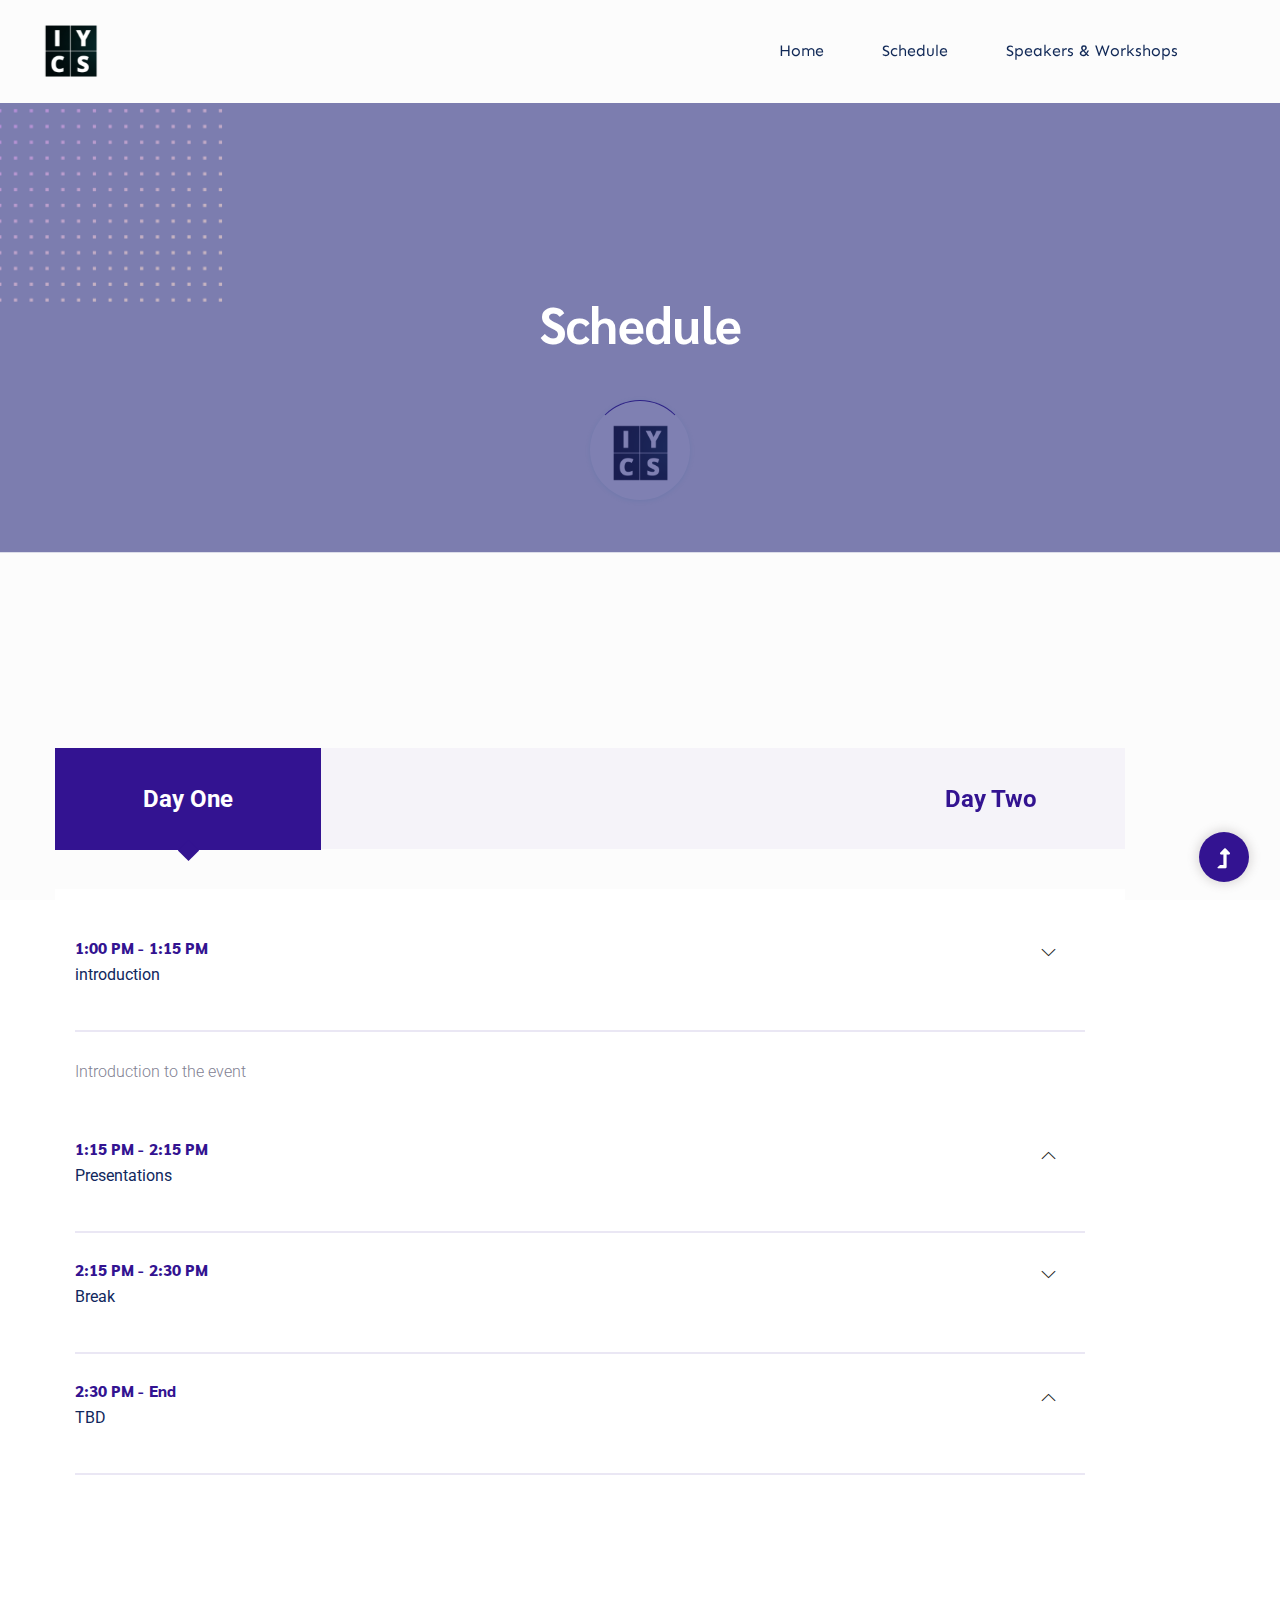
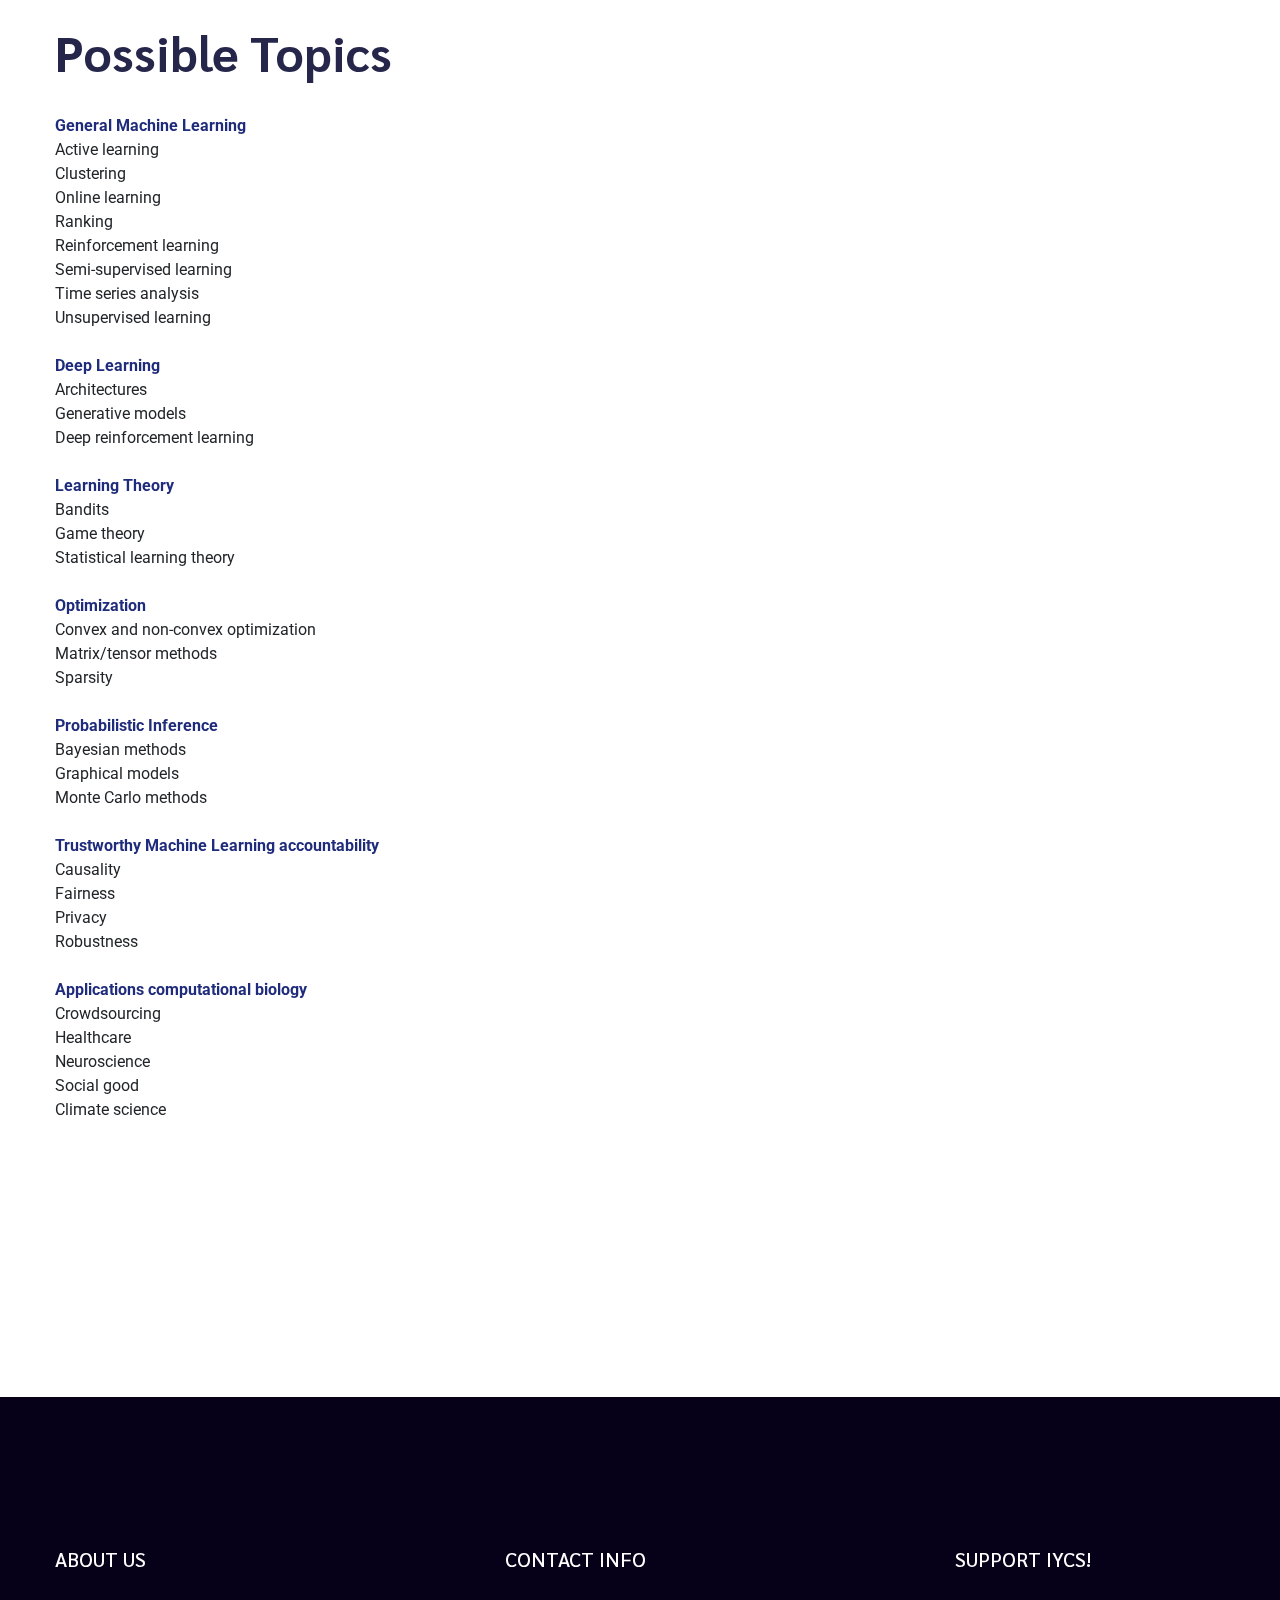
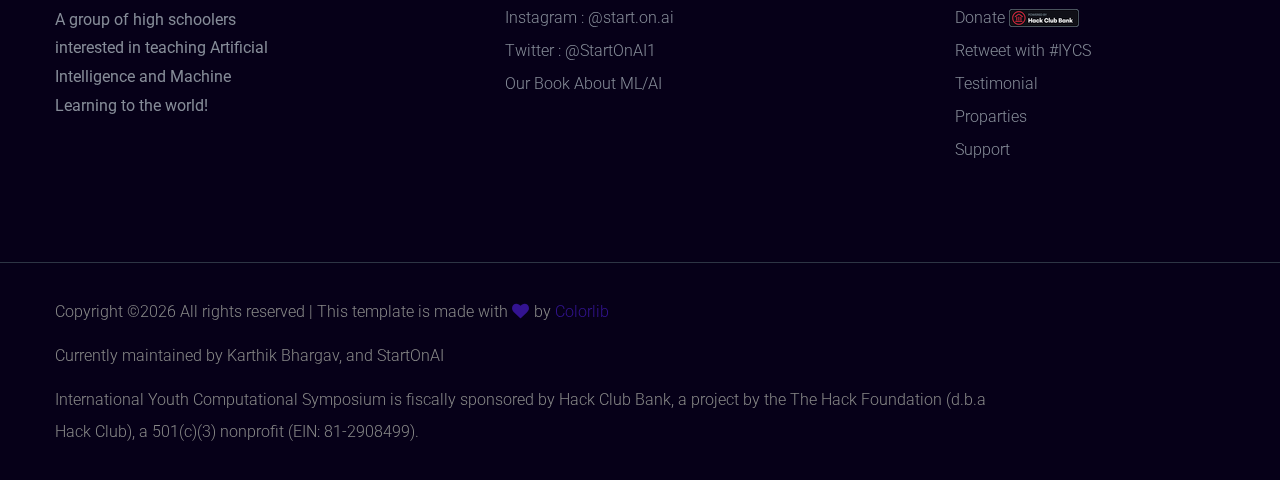
<file: schedule.html>
<!doctype html>
<html class="no-js" lang="zxx">
<head>
    <meta charset="utf-8">
    <meta http-equiv="x-ua-compatible" content="ie=edge">
    <title> IYCS | Schedule </title>
    <meta name="description" content="">
    <meta name="viewport" content="width=device-width, initial-scale=1">
    <link rel="manifest" href="site.webmanifest">
    <link rel="shortcut icon" type="image/x-icon" href="assets/img/favicon.ico">

	<!-- CSS here -->
	<link rel="stylesheet" href="assets/css/bootstrap.min.css">
	<link rel="stylesheet" href="assets/css/owl.carousel.min.css">
	<link rel="stylesheet" href="assets/css/slicknav.css">
    <link rel="stylesheet" href="assets/css/flaticon.css">
    <link rel="stylesheet" href="assets/css/gijgo.css">
	<link rel="stylesheet" href="assets/css/animate.min.css">
	<link rel="stylesheet" href="assets/css/magnific-popup.css">
	<link rel="stylesheet" href="assets/css/fontawesome-all.min.css">
	<link rel="stylesheet" href="assets/css/themify-icons.css">
	<link rel="stylesheet" href="assets/css/slick.css">
	<link rel="stylesheet" href="assets/css/nice-select.css">
	<link rel="stylesheet" href="assets/css/style.css">
</head>
<body>
    <!-- ? Preloader Start -->
    <div id="preloader-active">
        <div class="preloader d-flex align-items-center justify-content-center">
            <div class="preloader-inner position-relative">
                <div class="preloader-circle"></div>
                <div class="preloader-img pere-text">
                    <img src="assets/img/logo/i.png" alt="">
                </div>
            </div>
        </div>
    </div>
    <!-- Preloader Start -->
<header>
    <!--? Header Start -->
    <div class="header-area">
        <div class="main-header header-sticky">
            <div class="container-fluid">
                <div class="row align-items-center">
                    <!-- Logo -->
                    <div class="col-xl-2 col-lg-2 col-md-1">
                        <div class="logo">
                            <a href="index.html"><img src="assets/img/logo/i.png" alt="" style="width: 30%;"></a>
                        </div>
                    </div>
                    <div class="col-xl-10 col-lg-10 col-md-10">
                        <div class="menu-main d-flex align-items-center justify-content-end">
                            <!-- Main-menu -->
                            <div class="main-menu f-right d-none d-lg-block">
                                <nav>
                                    <ul id="navigation">
                                        <li><a href="index.html">Home</a></li>
                                        <li><a href="schedule.html">Schedule</a></li>
                                        <li><a href="panels.html">Speakers & Workshops</a></li>        
                                        
                                    </ul>
                                </nav>
                            </div>
                            <!-- <div class="header-right-btn f-right d-none d-lg-block ml-30">
                                <a href="#" class="btn header-btn">Get Your Ticket</a>
                            </div> -->
                        </div>
                    </div>   
                    <!-- Mobile Menu -->
                    <div class="col-12">
                        <div class="mobile_menu d-block d-lg-none"></div>
                    </div>
                </div>
            </div>
        </div>
    </div>
    <!-- Header End -->
</header>


<main>
    <!--? Hero Start -->
    <div class="slider-area2">
        <div class="slider-height2 d-flex align-items-center">
            <div class="container">
                <div class="row">
                    <div class="col-xl-12">
                        <div class="hero-cap text-center">
                            <h2>Schedule</h2>
                        </div>
                    </div>
                </div>
            </div>
        </div>
    </div>
    <!-- Hero End -->
    <!--? accordion -->
    <section class="accordion fix section-padding30">
        <div class="container">
            <div class="row ">
               <div class="col-lg-11">
                    <div class="properties__button mb-40">
                        <!--Nav Button  -->
                        <nav>                                                                         
                            <div class="nav nav-tabs" id="nav-tab" role="tablist">
                                <a class="nav-item nav-link active" id="nav-home-tab" data-toggle="tab" href="#nav-home" role="tab" aria-controls="nav-home" aria-selected="true">Day One</a>
                                <a class="nav-item nav-link" id="nav-profile-tab" data-toggle="tab" href="#nav-profile" role="tab" aria-controls="nav-profile" aria-selected="false"> Day Two</a>
                            </div>
                        </nav>
                        <!--End Nav Button  -->
                    </div>
               </div>
            </div>
        </div>
        <div class="container">
            <!-- Nav Card -->
            <div class="tab-content" id="nav-tabContent">
                <div class="tab-pane fade show active" id="nav-home" role="tabpanel" aria-labelledby="nav-home-tab">
                    <div class="row">
                         <div class="col-lg-11">
                             <div class="accordion-wrapper">
                                 <div class="accordion" id="accordionExample">
                                     <!-- single-one -->
                                     <div class="card">
                                         <div class="card-header" id="headingTwo">
                                             <h2 class="mb-0">
                                                 <a href="#" class="btn-link collapsed" data-toggle="collapse" data-target="#collapseTwo" aria-expanded="false" aria-controls="collapseTwo">
                                                     <span>1:00 PM - 1:15 PM</span>
                                                     <p>introduction</p>
                                                 </a> 
                                             </h2>
                                         </div>
                                         <div id="collapseTwo" class="collapse show" aria-labelledby="headingTwo" data-parent="#accordionExample">
                                             <div class="card-body">
                                                 Introduction to the event
                                             </div>
                                         </div>
                                     </div>
                                     <!-- single-two -->
                                     <div class="card">
                                         <div class="card-header" id="headingOne">
                                             <h2 class="mb-0">
                                                 <a href="#" class="btn-link" data-toggle="collapse" data-target="#collapseOne" aria-expanded="true" aria-controls="collapseOne">
                                                     <span>1:15 PM - 2:15 PM</span>
                                                     <p>Presentations</p>
                                                 </a>
                                             </h2>
                                         </div>
                                         <div id="collapseOne" class="collapse" aria-labelledby="headingOne" data-parent="#accordionExample">
                                             <div class="card-body">
                                                 5 minute presentation and 2 minute Q&A with 3-4 breakout rooms.
                                             </div>
                                         </div>
                                     </div>
                                     <!-- single-three -->
                                     <div class="card">
                                         <div class="card-header" id="headingThree">
                                             <h2 class="mb-0">
                                                 <a href="#" class="btn-link collapsed" data-toggle="collapse" data-target="#collapseThree" aria-expanded="false" aria-controls="collapseThree">
                                                     <span>2:15 PM - 2:30 PM</span>
                                                     <p>Break</p>
                                                 </a>
                                             </h2>
                                         </div>
                                         <!-- <div id="collapseThree" class="collapse" aria-labelledby="headingThree" data-parent="#accordionExample">
                                             <div class="card-body">
                                                 There arge many variations ohf passages of sorem gpsum ilable, but the majority have suffered alteration in some form, by ected humour, or randomised words whi.rere arge many variations ohf passages of sorem gpsum ilable.
                                             </div>
                                         </div> -->
                                     </div>
                                     <div class="card">
                                         <div class="card-header" id="headingOne">
                                             <h2 class="mb-0">
                                                 <a href="#" class="btn-link" data-toggle="collapse" data-target="#collapseOne" aria-expanded="true" aria-controls="collapseOne">
                                                     <span>2:30 PM - End</span>
                                                     <p>TBD</p>
                                                 </a>
                                             </h2>
                                         </div>
                                         <div id="collapseOne" class="collapse" aria-labelledby="headingOne" data-parent="#accordionExample">
                                             <div class="card-body">
                                                 Gonna be workshops along with various speakers.
                                             </div>
                                         </div>
                                     </div>
                                 </div>
                             </div>
                         </div>
                    </div>
                </div>
                <!-- card one -->
                <div class="tab-pane fade" id="nav-profile" role="tabpanel" aria-labelledby="nav-profile-tab">
                    <div class="row">
                        <div class="col-lg-11">
                            <div class="accordion-wrapper">
                                <div class="accordion" id="accordionExample">
                                    <!-- single-one -->
                                    <div class="card">
                                        <div class="card-header" id="headingTwo">
                                            <h2 class="mb-0">
                                                <a href="#" class="btn-link collapsed" data-toggle="collapse" data-target="#collapseTwo2" aria-expanded="false" aria-controls="collapseTwo2">
                                                    <span>1:00 PM - 2:00 PM</span>
                                                    <p>Presentations</p>
                                                </a> 
                                            </h2>
                                        </div>
                                        <div id="collapseTwo2" class="collapse show" aria-labelledby="headingTwo" data-parent="#accordionExample">
                                            <div class="card-body">
                                                Wrapping up presentations.
                                            </div>
                                        </div>
                                    </div>
                                    <!-- single-two -->
                                    <div class="card">
                                        <div class="card-header" id="headingOne">
                                            <h2 class="mb-0">
                                                <a href="#" class="btn-link" data-toggle="collapse" data-target="#collapseOne1" aria-expanded="true" aria-controls="collapseOne1">
                                                    <span>2:00 PM - 2:15 PM</span>
                                                    <p>Break</p>
                                                </a>
                                            </h2>
                                        </div>
                                        <!-- <div id="collapseOne1" class="collapse" aria-labelledby="headingOne" data-parent="#accordionExample">
                                            <div class="card-body">
                                                There arge many variations ohf passages of sorem gpsum ilable, but the majority have suffered alteration in some form, by ected humour, or randomised words whi.rere arge many variations ohf passages of sorem gpsum ilable.
                                            </div>
                                        </div> -->
                                    </div>
                                    <!-- single-three -->
                                    <div class="card">
                                        <div class="card-header" id="headingThree">
                                            <h2 class="mb-0">
                                                <a href="#" class="btn-link collapsed" data-toggle="collapse" data-target="#collapseThree3" aria-expanded="false" aria-controls="collapseThree3">
                                                    <span>2:15 PM - 3:15 PM</span>
                                                    <p>Remainder of workshops/speakers</p>
                                                </a>
                                            </h2>
                                        </div>
                                        <div id="collapseThree3" class="collapse" aria-labelledby="headingThree" data-parent="#accordionExample">
                                            <div class="card-body">
                                                Remaining speakers/workshops will be held.
                                            </div>
                                        </div>
                                    </div>
                                    <div class="card">
                                        <div class="card-header" id="headingThree">
                                            <h2 class="mb-0">
                                                <a href="#" class="btn-link collapsed" data-toggle="collapse" data-target="#collapseThree3" aria-expanded="false" aria-controls="collapseThree3">
                                                    <span>3:30 PM - 4:15 PM</span>
                                                    <p>Award Ceremony</p>
                                                </a>
                                            </h2>
                                        </div>
                                        <!-- <div id="collapseThree3" class="collapse" aria-labelledby="headingThree" data-parent="#accordionExample">
                                            <div class="card-body">
                                                Remaining speakers/workshops will be held.
                                            </div>
                                        </div> -->
                                    </div>
                                </div>
                            </div>
                        </div>
                    </div>
                </div>
            <!-- End Nav Card -->
            </div>
        </div>
        <div class="container">
            <div class="row">
                <div class="col-lg-6 col-md-12">
                    <div class="about-caption mb-50">
                        <!-- Section Tittle -->
                        <div class="section-tittle mb-35">
                        </div>
                        <!-- <p> At IYCS, you will learn all things Artificial Intelligence, Machine Learning, with industry leaders in the field of AI/Machine Learning and Deep Learning. If you participate in the competition porition of IYCS you can get $100 along with a free copy of our book "A Guide to Machine Learning, Deep Learning and their Applications"! Learn more by going to the schedule and panels sections of the websites.  -->
                    </div>
                </div>
                <!-- <div class="col-lg-6 col-md-12">
                    <div class="about-img ">
                        <div class="about-font-img d-none d-lg-block">
                            <img src="assets/img/gallery/about2.png" alt="">
                        </div>
                        <div class="about-back-img ">
                            <img src="assets/img/gallery/about1.png" alt="">
                        </div>
                    </div>
                </div> -->
            </div>
        </div>
        <div class="container">
            <div class="row">
                <div class="col-lg-6 col-md-12">
                    <div class="about-caption mb-50">
                        <!-- Section Tittle -->
                        <!-- <p> At IYCS, you will learn all things Artificial Intelligence, Machine Learning, with industry leaders in the field of AI/Machine Learning and Deep Learning. If you participate in the competition porition of IYCS you can get $100 along with a free copy of our book "A Guide to Machine Learning, Deep Learning and their Applications"! Learn more by going to the schedule and panels sections of the websites.  -->
                    </div>
                </div>
                <!-- <div class="col-lg-6 col-md-12">
                    <div class="about-img ">
                        <div class="about-font-img d-none d-lg-block">
                            <img src="assets/img/gallery/about2.png" alt="">
                        </div>
                        <div class="about-back-img ">
                            <img src="assets/img/gallery/about1.png" alt="">
                        </div>
                    </div>
                </div> -->
            </div>
        </div>
        <div class="container">
            <div class="row">
                <div class="col-lg-6 col-md-12">
                    <div class="about-caption mb-50">
                        <!-- Section Tittle -->
                        <div class="section-tittle mb-35">
                            <h2>Possible Topics</h2>
                            <ul style="padding-bottom: 45px">
                                <li><b>General Machine Learning</b>
                                    <ul>
                                        <li>Active learning</li>
                                        <li>Clustering</li>
                                        <li>Online learning</li>
                                        <li>Ranking</li>
                                        <li>Reinforcement learning</li>
                                        <li>Semi-supervised learning</li>
                                        <li>Time series analysis</li>
                                        <li>Unsupervised learning</li>
                                    </ul>
                                </li>
                                <br>
                                <li><b>Deep Learning</b>
                                    <ul>
                                        <li>Architectures</li>
                                        <li>Generative models</li>
                                        <li>Deep reinforcement learning</li>
                                    </ul>
                                </li>
                                <br>
                                <li><b>Learning Theory</b>
                                    <ul>
                                        <li>Bandits</li>
                                        <li>Game theory</li>
                                        <li>Statistical learning theory</li>
                                    </ul>
                                </li>
                                <br>
                                <li><b>Optimization</b>
                                    <ul>
                                        <li>Convex and non-convex optimization</li>
                                        <li>Matrix/tensor methods</li>
                                        <li>Sparsity</li>
                                    </ul>
                                </li>
                                <br>
                                <li><b>Probabilistic Inference</b>
                                    <ul>
                                        <li>Bayesian methods</li>
                                        <li>Graphical models</li>
                                        <li>Monte Carlo methods</li>
                                    </ul>
                                </li>
                                <br>
                                <li><b>Trustworthy Machine Learning accountability</b>
                                    <ul>
                                        <li>Causality</li>
                                        <li>Fairness</li>
                                        <li>Privacy</li>
                                        <li>Robustness</li>
                                    </ul>
                                </li>
                                <br>
                                <li><b>Applications computational biology</b>
                                    <ul>
                                        <li>Crowdsourcing</li>
                                        <li>Healthcare</li>
                                        <li>Neuroscience</li>
                                        <li>Social good</li>
                                        <li>Climate science</li>
                                    </ul>
                                </li>
                            </ul>
                        </div>
                        <!-- <p> At IYCS, you will learn all things Artificial Intelligence, Machine Learning, with industry leaders in the field of AI/Machine Learning and Deep Learning. If you participate in the competition porition of IYCS you can get $100 along with a free copy of our book "A Guide to Machine Learning, Deep Learning and their Applications"! Learn more by going to the schedule and panels sections of the websites.  -->
                    </div>
                </div>
                <!-- <div class="col-lg-6 col-md-12">
                    <div class="about-img ">
                        <div class="about-font-img d-none d-lg-block">
                            <img src="assets/img/gallery/about2.png" alt="">
                        </div>
                        <div class="about-back-img ">
                            <img src="assets/img/gallery/about1.png" alt="">
                        </div>
                    </div>
                </div> -->
            </div>
        </div>
    </section>
    <!-- accordion End -->
    <!-- <section class="about-low-area section-padding2">
        
    </section> -->


    <!-- <section class="about-low-area section-padding2">
        <div class="container">
            <div class="row">
                <div class="col-lg-6 col-md-12">
                    <div class="about-caption mb-50">
                    
                        <div class="section-tittle mb-35">
                            <h2>Optional Topics</h2>
                            <ul style="padding-bottom: 45px">
                                <li>General Machine Learning (active learning, clustering, online learning, ranking, reinforcement learning, semi-supervised learning, time series analysis, unsupervised learning, etc.)</li>
                                <br>
                                <li>Deep Learning (architectures, generative models, deep reinforcement learning, etc.)</li>
                                <br>
                                <li>Learning Theory (bandits, game theory, statistical learning theory, etc.)</li>
                                <br>
                                <li>Optimization (convex and non-convex optimization, matrix/tensor methods, sparsity, etc.)</li>
                                <br>
                                <li>Probabilistic Inference (Bayesian methods, graphical models, Monte Carlo methods, etc.)</li>
                                <br>
                                <li>Trustworthy Machine Learning (accountability, causality, fairness, privacy, robustness, etc.)</li>
                                <br>
                                <li>Applications (computational biology, crowdsourcing, healthcare, neuroscience, social good, climate science, etc.)</li>
                            </ul>
                        </div> -->
                        <!-- <p> At IYCS, you will learn all things Artificial Intelligence, Machine Learning, with industry leaders in the field of AI/Machine Learning and Deep Learning. If you participate in the competition porition of IYCS you can get $100 along with a free copy of our book "A Guide to Machine Learning, Deep Learning and their Applications"! Learn more by going to the schedule and panels sections of the websites.  -->
                    <!-- </div>
                </div> -->
                <!-- <div class="col-lg-6 col-md-12">
                    <div class="about-img ">
                        <div class="about-font-img d-none d-lg-block">
                            <img src="assets/img/gallery/about2.png" alt="">
                        </div>
                        <div class="about-back-img ">
                            <img src="assets/img/gallery/about1.png" alt="">
                        </div>
                    </div>
                </div> -->
            <!-- </div>
        </div>
    </section> -->

</main>

    <footer>
        <!-- Footer Start-->
        <div class="footer-area footer-padding">
            <div class="container">
                <div class="row d-flex justify-content-between">
                    <div class="col-xl-3 col-lg-3 col-md-4 col-sm-6">
                       <div class="single-footer-caption mb-50">
                         <div class="single-footer-caption mb-30">
                             <div class="footer-tittle">
                                 <h4>About Us</h4>
                                 <div class="footer-pera">
                                     <p>A group of high schoolers interested in teaching Artificial Intelligence and Machine Learning to the world!</p>
                                </div>
                             </div>
                         </div>
                       </div>
                    </div>
                    <div class="col-xl-3 col-lg-3 col-md-4 col-sm-5">
                        <div class="single-footer-caption mb-50">
                            <div class="footer-tittle">
                                <h4>Contact Info</h4>
                                <ul>
                                    <!-- <li>
                                        <p>Address :Your address goes here, your demo address.</p>
                                    </li>
                                    <li><a href="#">Phone : +8880 44338899</a></li>
                                    <li><a href="#">Email : startonaiprogram@gmail.com</a></li> -->
                                    <li><a href="https://www.instagram.com/start.on.ai/">Instagram : @start.on.ai</a></li>
                                    <li><a href="https://twitter.com/StartOnAI1">Twitter : @StartOnAI1</a></li>
                                    <li><a href="https://www.amazon.com/dp/B08C96165Y/">Our Book About ML/AI</a></li>
                                </ul>
                            </div>
                        </div>
                    </div>
                    <div class="col-xl-3 col-lg-3 col-md-4 col-sm-5">
                        <div class="single-footer-caption mb-50">
                            <div class="footer-tittle">
                                <h4>Support IYCS!</h4>
                                <ul>
                                    <li><a href="https://bank.hackclub.com/donations/start/international-youth-computational-symposium" target="_blank">Donate  <img src="assets/img/gallery/hackclubbank.png"> </a></li>
                                    <li><a href="#">Retweet with #IYCS</a></li>
                                    <li><a href="#">Testimonial</a></li>
                                    <li><a href="#">Proparties</a></li>
                                    <li><a href="#">Support</a></li>
                                </ul>
                            </div>
                        </div>
                    </div>
                    <!-- <div class="col-xl-3 col-lg-3 col-md-6 col-sm-5">
                        <div class="single-footer-caption mb-50">
                            <div class="footer-tittle">
                                <h4>Newsletter</h4>
                                <div class="footer-pera footer-pera2">
                                 <p>Heaven fruitful doesn't over lesser in days. Appear creeping.</p>
                             </div>
                             
                             <div class="footer-form" >
                                 <div id="mc_embed_signup">
                                     <form target="_blank" action="https://spondonit.us12.list-manage.com/subscribe/post?u=1462626880ade1ac87bd9c93a&amp;id=92a4423d01"
                                     method="get" class="subscribe_form relative mail_part">
                                         <input type="email" name="email" id="newsletter-form-email" placeholder="Email Address"
                                         class="placeholder hide-on-focus" onfocus="this.placeholder = ''"
                                         onblur="this.placeholder = ' Email Address '">
                                         <div class="form-icon">
                                             <button type="submit" name="submit" id="newsletter-submit"
                                             class="email_icon newsletter-submit button-contactForm"><img src="assets/img/gallery/form.png" alt=""></button>
                                         </div>
                                         <div class="mt-10 info"></div>
                                     </form>
                                 </div>
                             </div>
                            </div>
                        </div>
                    </div> -->
                </div>
               <!--  -->
               <!-- <div class="row footer-wejed justify-content-between">
                    <div class="col-xl-3 col-lg-3 col-md-4 col-sm-6">
                        
                        <div class="footer-logo mb-20">
                        <a href="index.html"><img src="assets/img/logo/logo2_footer.png" alt=""></a>
                        </div>
                    </div>
                    <div class="col-xl-3 col-lg-3 col-md-4 col-sm-5">
                    <div class="footer-tittle-bottom">
                        <span>5000+</span>
                        <p>Talented Hunter</p>
                    </div>
                    </div>
                    <div class="col-xl-3 col-lg-3 col-md-4 col-sm-5">
                        <div class="footer-tittle-bottom">
                            <span>451</span>
                            <p>Talented Hunter</p>
                        </div>
                    </div>
                    <div class="col-xl-3 col-lg-3 col-md-4 col-sm-5">
                        
                        <div class="footer-tittle-bottom">
                            <span>568</span>
                            <p>Talented Hunter</p>
                        </div>
                    </div>
               </div>  -->
            </div>
        </div>
        <!-- footer-bottom area -->
        <div class="footer-bottom-area footer-bg">
            <div class="container">
                <div class="footer-border">
                     <div class="row d-flex justify-content-between align-items-center">
                         <div class="col-xl-10 col-lg-8 ">
                             <div class="footer-copy-right">
                                 <p><!-- Link back to Colorlib can't be removed. Template is licensed under CC BY 3.0. -->
  Copyright &copy;<script>document.write(new Date().getFullYear());</script> All rights reserved | This template is made with <i class="fa fa-heart" aria-hidden="true"></i> by <a href="https://colorlib.com" target="_blank">Colorlib</a>
  <p>Currently maintained by Karthik Bhargav, and StartOnAI</p>
  <p>International Youth Computational Symposium is fiscally sponsored by Hack Club Bank, a project by the The Hack Foundation (d.b.a Hack Club), a 501(c)(3) nonprofit (EIN: 81-2908499).</p>
  <!-- Link back to Colorlib can't be removed. Template is licensed under CC BY 3.0. --></p>
                             </div>
                         </div>
                            <!-- <div class="col-xl-2 col-lg-4">
                                <div class="footer-social f-right">
                                    <a href="#"><i class="fab fa-twitter"></i></a>
                                    <a href="https://www.facebook.com/sai4ull"><i class="fab fa-facebook-f"></i></a>
                                    <a href="#"><i class="fas fa-globe"></i></a>
                                    <a href="#"><i class="fab fa-behance"></i></a>
                                </div>
                            </div> -->
                     </div>
                </div>
            </div>
        </div>
        <!-- Footer End-->
    </footer>
    <!-- Scroll Up -->
    <div id="back-top" >
        <a title="Go to Top" href="#"> <i class="fas fa-level-up-alt"></i></a>
    </div>

    <!-- JS here -->

    <script src="./assets/js/vendor/modernizr-3.5.0.min.js"></script>
    <!-- Jquery, Popper, Bootstrap -->
    <script src="./assets/js/vendor/jquery-1.12.4.min.js"></script>
    <script src="./assets/js/popper.min.js"></script>
    <script src="./assets/js/bootstrap.min.js"></script>
    <!-- Jquery Mobile Menu -->
    <script src="./assets/js/jquery.slicknav.min.js"></script>

    <!-- Jquery Slick , Owl-Carousel Plugins -->
    <script src="./assets/js/owl.carousel.min.js"></script>
    <script src="./assets/js/slick.min.js"></script>
    <!-- One Page, Animated-HeadLin -->
    <script src="./assets/js/wow.min.js"></script>
    <script src="./assets/js/animated.headline.js"></script>
    <script src="./assets/js/jquery.magnific-popup.js"></script>

    <!-- Date Picker -->
    <script src="./assets/js/gijgo.min.js"></script>
    <!-- Nice-select, sticky -->
    <script src="./assets/js/jquery.nice-select.min.js"></script>
    <script src="./assets/js/jquery.sticky.js"></script>
    
    <!-- counter , waypoint -->
    <script src="./assets/js/jquery.counterup.min.js"></script>
    <script src="./assets/js/waypoints.min.js"></script>
    <script src="./assets/js/jquery.countdown.min.js"></script>
    <!-- contact js -->
    <script src="./assets/js/contact.js"></script>
    <script src="./assets/js/jquery.form.js"></script>
    <script src="./assets/js/jquery.validate.min.js"></script>
    <script src="./assets/js/mail-script.js"></script>
    <script src="./assets/js/jquery.ajaxchimp.min.js"></script>
    
    <!-- Jquery Plugins, main Jquery -->	
    <script src="./assets/js/plugins.js"></script>
    <script src="./assets/js/main.js"></script>
    
    </body>
</html>
</file>
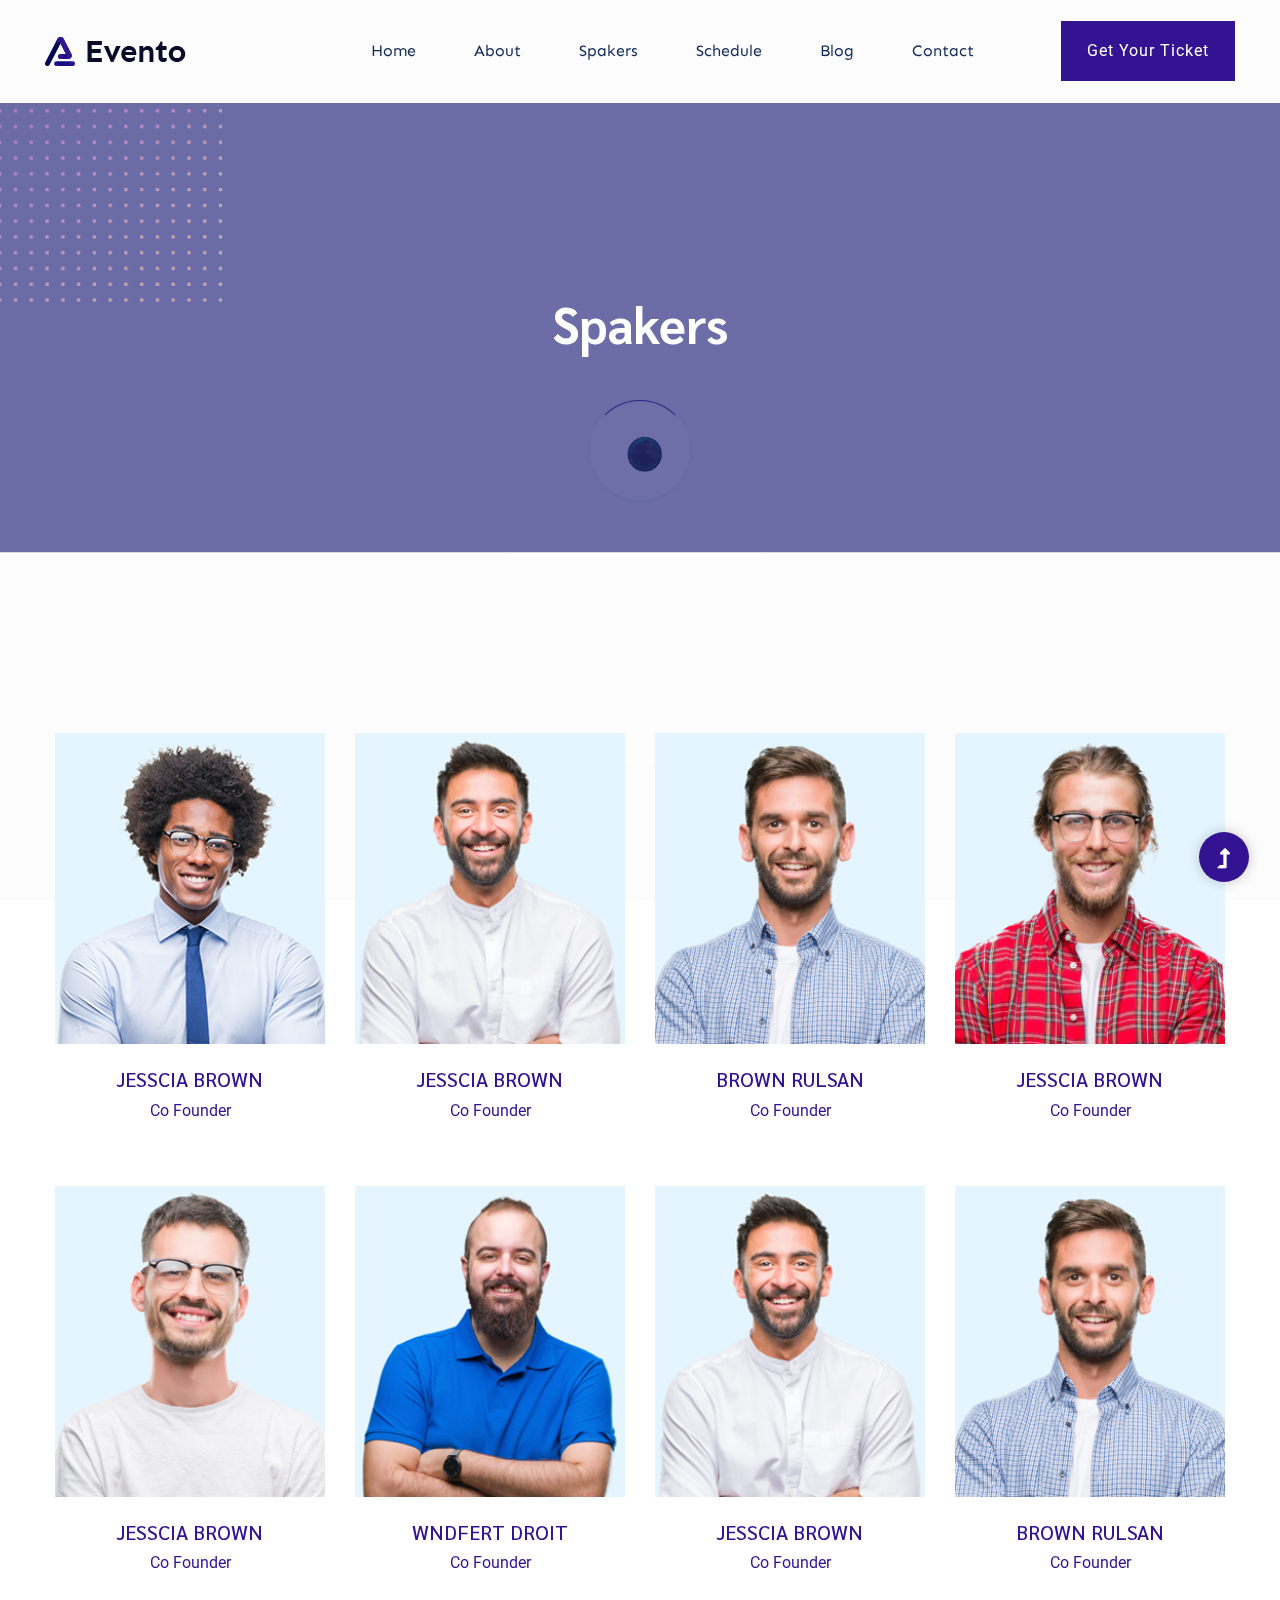
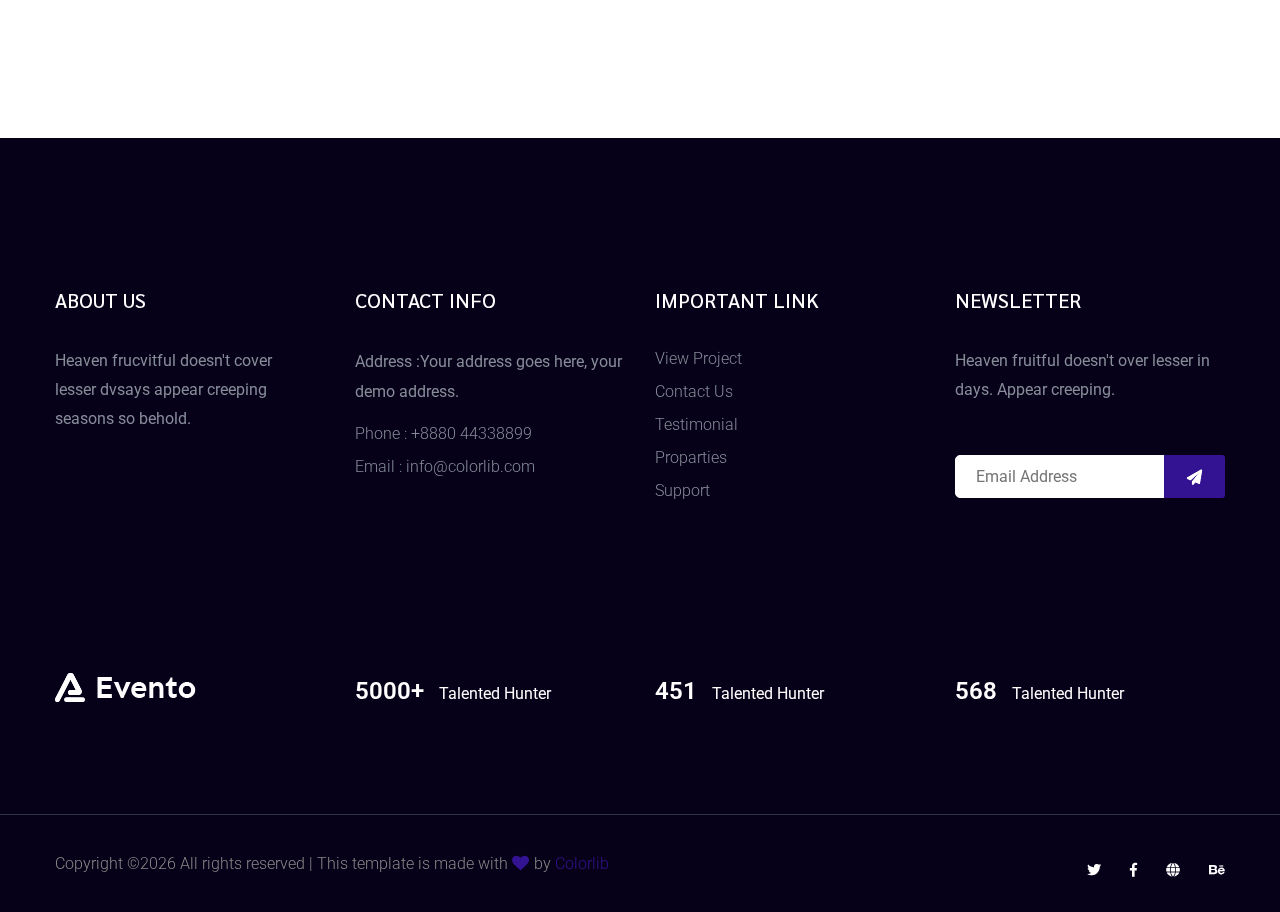
<file: spakers.html>
<!doctype html>
<html class="no-js" lang="zxx">
<head>
    <meta charset="utf-8">
    <meta http-equiv="x-ua-compatible" content="ie=edge">
    <title> Event HTML-5 Template </title>
    <meta name="description" content="">
    <meta name="viewport" content="width=device-width, initial-scale=1">
    <link rel="manifest" href="site.webmanifest">
    <link rel="shortcut icon" type="image/x-icon" href="assets/img/favicon.ico">

	<!-- CSS here -->
	<link rel="stylesheet" href="assets/css/bootstrap.min.css">
	<link rel="stylesheet" href="assets/css/owl.carousel.min.css">
	<link rel="stylesheet" href="assets/css/slicknav.css">
    <link rel="stylesheet" href="assets/css/flaticon.css">
    <link rel="stylesheet" href="assets/css/gijgo.css">
	<link rel="stylesheet" href="assets/css/animate.min.css">
	<link rel="stylesheet" href="assets/css/magnific-popup.css">
	<link rel="stylesheet" href="assets/css/fontawesome-all.min.css">
	<link rel="stylesheet" href="assets/css/themify-icons.css">
	<link rel="stylesheet" href="assets/css/slick.css">
	<link rel="stylesheet" href="assets/css/nice-select.css">
	<link rel="stylesheet" href="assets/css/style.css">
</head>
<body>
    <!-- ? Preloader Start -->
    <div id="preloader-active">
        <div class="preloader d-flex align-items-center justify-content-center">
            <div class="preloader-inner position-relative">
                <div class="preloader-circle"></div>
                <div class="preloader-img pere-text">
                    <img src="assets/img/logo/asdf.png" alt="">
                </div>
            </div>
        </div>
    </div>
    <!-- Preloader Start -->
<header>
    <!--? Header Start -->
    <div class="header-area">
        <div class="main-header header-sticky">
            <div class="container-fluid">
                <div class="row align-items-center">
                    <!-- Logo -->
                    <div class="col-xl-2 col-lg-2 col-md-1">
                        <div class="logo">
                            <a href="index.html"><img src="assets/img/logo/logo.png" alt=""></a>
                        </div>
                    </div>
                    <div class="col-xl-10 col-lg-10 col-md-10">
                        <div class="menu-main d-flex align-items-center justify-content-end">
                            <!-- Main-menu -->
                            <div class="main-menu f-right d-none d-lg-block">
                                <nav>
                                    <ul id="navigation">
                                        <li><a href="index.html">Home</a></li>
                                        <li><a href="about.html">About</a></li>
                                        <li><a href="spakers.html">Spakers</a></li>
                                        <li><a href="schedule.html">Schedule</a></li>
                                        <li><a href="blog.html">Blog</a>
                                            <ul class="submenu">
                                                <li><a href="blog.html">Blog</a></li>
                                                <li><a href="blog_details.html">Blog Details</a></li>
                                                <li><a href="elements.html">Element</a></li>
                                            </ul>
                                        </li>
                                        <li><a href="contact.html">Contact</a></li>
                                    </ul>
                                </nav>
                            </div>
                            <div class="header-right-btn f-right d-none d-lg-block ml-30">
                                <a href="#" class="btn header-btn">Get Your Ticket</a>
                            </div>
                        </div>
                    </div>   
                    <!-- Mobile Menu -->
                    <div class="col-12">
                        <div class="mobile_menu d-block d-lg-none"></div>
                    </div>
                </div>
            </div>
        </div>
    </div>
    <!-- Header End -->
</header>
<main>
    <!--? Hero Start -->
    <div class="slider-area2">
        <div class="slider-height2 d-flex align-items-center">
            <div class="container">
                <div class="row">
                    <div class="col-xl-12">
                        <div class="hero-cap text-center">
                            <h2>Spakers</h2>
                        </div>
                    </div>
                </div>
            </div>
        </div>
    </div>
    <!-- Hero End -->
    <!--? Brand Area Start -->
    <section class="team-area pt-180 pb-100">
        <div class="container">
            <div class="row">
                <div class="col-lg-3 col-md-4 col-sm-6">
                    <div class="single-team mb-30">
                        <div class="team-img">
                            <img src="assets/img/gallery/team1.png" alt="">
                            <!-- Blog Social -->
                            <ul class="team-social">
                                <li><a href="#"><i class="fab fa-facebook-f"></i></a></li>
                                <li><a href="#"><i class="fab fa-twitter"></i></a></li>
                                <li><a href="#"><i class="fas fa-globe"></i></a></li>
                            </ul>
                        </div>
                        <div class="team-caption team-caption2">
                            <h3><a href="#">Jesscia brown</a></h3>
                            <p> Co Founder</p>
                        </div>
                    </div>
                </div>
                <div class="col-lg-3 col-md-4 col-sm-6">
                    <div class="single-team mb-30">
                        <div class="team-img">
                            <img src="assets/img/gallery/team2.png" alt="">
                            <!-- Blog Social -->
                            <ul class="team-social">
                                <li><a href="#"><i class="fab fa-facebook-f"></i></a></li>
                                <li><a href="#"><i class="fab fa-twitter"></i></a></li>
                                <li><a href="#"><i class="fas fa-globe"></i></a></li>
                            </ul>
                        </div>
                        <div class="team-caption team-caption2">
                            <h3><a href="#">Jesscia brown</a></h3>
                            <p> Co Founder</p>
                        </div>
                    </div>
                </div>
                <div class="col-lg-3 col-md-4 col-sm-6">
                    <div class="single-team mb-30">
                        <div class="team-img">
                            <img src="assets/img/gallery/team3.png" alt="">
                            <!-- Blog Social -->
                            <ul class="team-social">
                                <li><a href="#"><i class="fab fa-facebook-f"></i></a></li>
                                <li><a href="#"><i class="fab fa-twitter"></i></a></li>
                                <li><a href="#"><i class="fas fa-globe"></i></a></li>
                            </ul>
                        </div>
                        <div class="team-caption team-caption2">
                            <h3><a href="#">brown Rulsan</a></h3>
                            <p> Co Founder</p>
                        </div>
                    </div>
                </div>
                <div class="col-lg-3 col-md-4 col-sm-6">
                    <div class="single-team mb-30">
                        <div class="team-img">
                            <img src="assets/img/gallery/team4.png" alt="">
                            <!-- Blog Social -->
                            <ul class="team-social">
                                <li><a href="#"><i class="fab fa-facebook-f"></i></a></li>
                                <li><a href="#"><i class="fab fa-twitter"></i></a></li>
                                <li><a href="#"><i class="fas fa-globe"></i></a></li>
                            </ul>
                        </div>
                        <div class="team-caption team-caption2">
                            <h3><a href="#">Jesscia brown</a></h3>
                            <p> Co Founder</p>
                        </div>
                    </div>
                </div>
                <div class="col-lg-3 col-md-4 col-sm-6">
                    <div class="single-team mb-30">
                        <div class="team-img">
                            <img src="assets/img/gallery/team5.png" alt="">
                            <!-- Blog Social -->
                            <ul class="team-social">
                                <li><a href="#"><i class="fab fa-facebook-f"></i></a></li>
                                <li><a href="#"><i class="fab fa-twitter"></i></a></li>
                                <li><a href="#"><i class="fas fa-globe"></i></a></li>
                            </ul>
                        </div>
                        <div class="team-caption team-caption2">
                            <h3><a href="#">Jesscia brown</a></h3>
                            <p> Co Founder</p>
                        </div>
                    </div>
                </div>
                <div class="col-lg-3 col-md-4 col-sm-6">
                    <div class="single-team mb-30">
                        <div class="team-img">
                            <img src="assets/img/gallery/team6.png" alt="">
                            <!-- Blog Social -->
                            <ul class="team-social">
                                <li><a href="#"><i class="fab fa-facebook-f"></i></a></li>
                                <li><a href="#"><i class="fab fa-twitter"></i></a></li>
                                <li><a href="#"><i class="fas fa-globe"></i></a></li>
                            </ul>
                        </div>
                        <div class="team-caption team-caption2">
                            <h3><a href="#">wndfert droit</a></h3>
                            <p> Co Founder</p>
                        </div>
                    </div>
                </div>
                <div class="col-lg-3 col-md-4 col-sm-6">
                    <div class="single-team mb-30">
                        <div class="team-img">
                            <img src="assets/img/gallery/team2.png" alt="">
                            <!-- Blog Social -->
                            <ul class="team-social">
                                <li><a href="#"><i class="fab fa-facebook-f"></i></a></li>
                                <li><a href="#"><i class="fab fa-twitter"></i></a></li>
                                <li><a href="#"><i class="fas fa-globe"></i></a></li>
                            </ul>
                        </div>
                        <div class="team-caption team-caption2">
                            <h3><a href="#">Jesscia brown</a></h3>
                            <p> Co Founder</p>
                        </div>
                    </div>
                </div>
                <div class="col-lg-3 col-md-4 col-sm-6">
                    <div class="single-team mb-30">
                        <div class="team-img">
                            <img src="assets/img/gallery/team3.png" alt="">
                            <!-- Blog Social -->
                            <ul class="team-social">
                                <li><a href="#"><i class="fab fa-facebook-f"></i></a></li>
                                <li><a href="#"><i class="fab fa-twitter"></i></a></li>
                                <li><a href="#"><i class="fas fa-globe"></i></a></li>
                            </ul>
                        </div>
                        <div class="team-caption team-caption2">
                            <h3><a href="#">brown Rulsan</a></h3>
                            <p> Co Founder</p>
                        </div>
                    </div>
                </div>
            </div>
        </div>
    </section>
    <!-- Brand Area End --> 
    </main>
    <footer>
        <!-- Footer Start-->
        <div class="footer-area footer-padding">
            <div class="container">
                <div class="row d-flex justify-content-between">
                    <div class="col-xl-3 col-lg-3 col-md-4 col-sm-6">
                       <div class="single-footer-caption mb-50">
                         <div class="single-footer-caption mb-30">
                             <div class="footer-tittle">
                                 <h4>About Us</h4>
                                 <div class="footer-pera">
                                     <p>Heaven frucvitful doesn't cover lesser dvsays appear creeping seasons so behold.</p>
                                </div>
                             </div>
                         </div>
                       </div>
                    </div>
                    <div class="col-xl-3 col-lg-3 col-md-4 col-sm-5">
                        <div class="single-footer-caption mb-50">
                            <div class="footer-tittle">
                                <h4>Contact Info</h4>
                                <ul>
                                    <li>
                                        <p>Address :Your address goes here, your demo address.</p>
                                    </li>
                                    <li><a href="#">Phone : +8880 44338899</a></li>
                                    <li><a href="#">Email : info@colorlib.com</a></li>
                                </ul>
                            </div>
                        </div>
                    </div>
                    <div class="col-xl-3 col-lg-3 col-md-4 col-sm-5">
                        <div class="single-footer-caption mb-50">
                            <div class="footer-tittle">
                                <h4>Important Link</h4>
                                <ul>
                                    <li><a href="#"> View Project</a></li>
                                    <li><a href="#">Contact Us</a></li>
                                    <li><a href="#">Testimonial</a></li>
                                    <li><a href="#">Proparties</a></li>
                                    <li><a href="#">Support</a></li>
                                </ul>
                            </div>
                        </div>
                    </div>
                    <div class="col-xl-3 col-lg-3 col-md-6 col-sm-5">
                        <div class="single-footer-caption mb-50">
                            <div class="footer-tittle">
                                <h4>Newsletter</h4>
                                <div class="footer-pera footer-pera2">
                                 <p>Heaven fruitful doesn't over lesser in days. Appear creeping.</p>
                             </div>
                             <!-- Form -->
                             <div class="footer-form" >
                                 <div id="mc_embed_signup">
                                     <form target="_blank" action="https://spondonit.us12.list-manage.com/subscribe/post?u=1462626880ade1ac87bd9c93a&amp;id=92a4423d01"
                                     method="get" class="subscribe_form relative mail_part">
                                         <input type="email" name="email" id="newsletter-form-email" placeholder="Email Address"
                                         class="placeholder hide-on-focus" onfocus="this.placeholder = ''"
                                         onblur="this.placeholder = ' Email Address '">
                                         <div class="form-icon">
                                             <button type="submit" name="submit" id="newsletter-submit"
                                             class="email_icon newsletter-submit button-contactForm"><img src="assets/img/gallery/form.png" alt=""></button>
                                         </div>
                                         <div class="mt-10 info"></div>
                                     </form>
                                 </div>
                             </div>
                            </div>
                        </div>
                    </div>
                </div>
               <!--  -->
               <div class="row footer-wejed justify-content-between">
                    <div class="col-xl-3 col-lg-3 col-md-4 col-sm-6">
                        <!-- logo -->
                        <div class="footer-logo mb-20">
                        <a href="index.html"><img src="assets/img/logo/logo2_footer.png" alt=""></a>
                        </div>
                    </div>
                    <div class="col-xl-3 col-lg-3 col-md-4 col-sm-5">
                    <div class="footer-tittle-bottom">
                        <span>5000+</span>
                        <p>Talented Hunter</p>
                    </div>
                    </div>
                    <div class="col-xl-3 col-lg-3 col-md-4 col-sm-5">
                        <div class="footer-tittle-bottom">
                            <span>451</span>
                            <p>Talented Hunter</p>
                        </div>
                    </div>
                    <div class="col-xl-3 col-lg-3 col-md-4 col-sm-5">
                        <!-- Footer Bottom Tittle -->
                        <div class="footer-tittle-bottom">
                            <span>568</span>
                            <p>Talented Hunter</p>
                        </div>
                    </div>
               </div>
            </div>
        </div>
        <!-- footer-bottom area -->
        <div class="footer-bottom-area footer-bg">
            <div class="container">
                <div class="footer-border">
                     <div class="row d-flex justify-content-between align-items-center">
                         <div class="col-xl-10 col-lg-8 ">
                             <div class="footer-copy-right">
                                 <p><!-- Link back to Colorlib can't be removed. Template is licensed under CC BY 3.0. -->
  Copyright &copy;<script>document.write(new Date().getFullYear());</script> All rights reserved | This template is made with <i class="fa fa-heart" aria-hidden="true"></i> by <a href="https://colorlib.com" target="_blank">Colorlib</a>
  <!-- Link back to Colorlib can't be removed. Template is licensed under CC BY 3.0. --></p>
                             </div>
                         </div>
                         <div class="col-xl-2 col-lg-4">
                             <div class="footer-social f-right">
                                <a href="#"><i class="fab fa-twitter"></i></a>
                                <a href="https://www.facebook.com/sai4ull"><i class="fab fa-facebook-f"></i></a>
                                <a href="#"><i class="fas fa-globe"></i></a>
                                <a href="#"><i class="fab fa-behance"></i></a>
                             </div>
                         </div>
                     </div>
                </div>
            </div>
        </div>
        <!-- Footer End-->
    </footer>
    <!-- Scroll Up -->
    <div id="back-top" >
        <a title="Go to Top" href="#"> <i class="fas fa-level-up-alt"></i></a>
    </div>

    <!-- JS here -->

    <script src="./assets/js/vendor/modernizr-3.5.0.min.js"></script>
    <!-- Jquery, Popper, Bootstrap -->
    <script src="./assets/js/vendor/jquery-1.12.4.min.js"></script>
    <script src="./assets/js/popper.min.js"></script>
    <script src="./assets/js/bootstrap.min.js"></script>
    <!-- Jquery Mobile Menu -->
    <script src="./assets/js/jquery.slicknav.min.js"></script>

    <!-- Jquery Slick , Owl-Carousel Plugins -->
    <script src="./assets/js/owl.carousel.min.js"></script>
    <script src="./assets/js/slick.min.js"></script>
    <!-- One Page, Animated-HeadLin -->
    <script src="./assets/js/wow.min.js"></script>
    <script src="./assets/js/animated.headline.js"></script>
    <script src="./assets/js/jquery.magnific-popup.js"></script>

    <!-- Date Picker -->
    <script src="./assets/js/gijgo.min.js"></script>
    <!-- Nice-select, sticky -->
    <script src="./assets/js/jquery.nice-select.min.js"></script>
    <script src="./assets/js/jquery.sticky.js"></script>
    
    <!-- counter , waypoint -->
    <script src="./assets/js/jquery.counterup.min.js"></script>
    <script src="./assets/js/waypoints.min.js"></script>
    <script src="./assets/js/jquery.countdown.min.js"></script>
    <!-- contact js -->
    <script src="./assets/js/contact.js"></script>
    <script src="./assets/js/jquery.form.js"></script>
    <script src="./assets/js/jquery.validate.min.js"></script>
    <script src="./assets/js/mail-script.js"></script>
    <script src="./assets/js/jquery.ajaxchimp.min.js"></script>
    
    <!-- Jquery Plugins, main Jquery -->	
    <script src="./assets/js/plugins.js"></script>
    <script src="./assets/js/main.js"></script>
    
    </body>
</html>
</file>
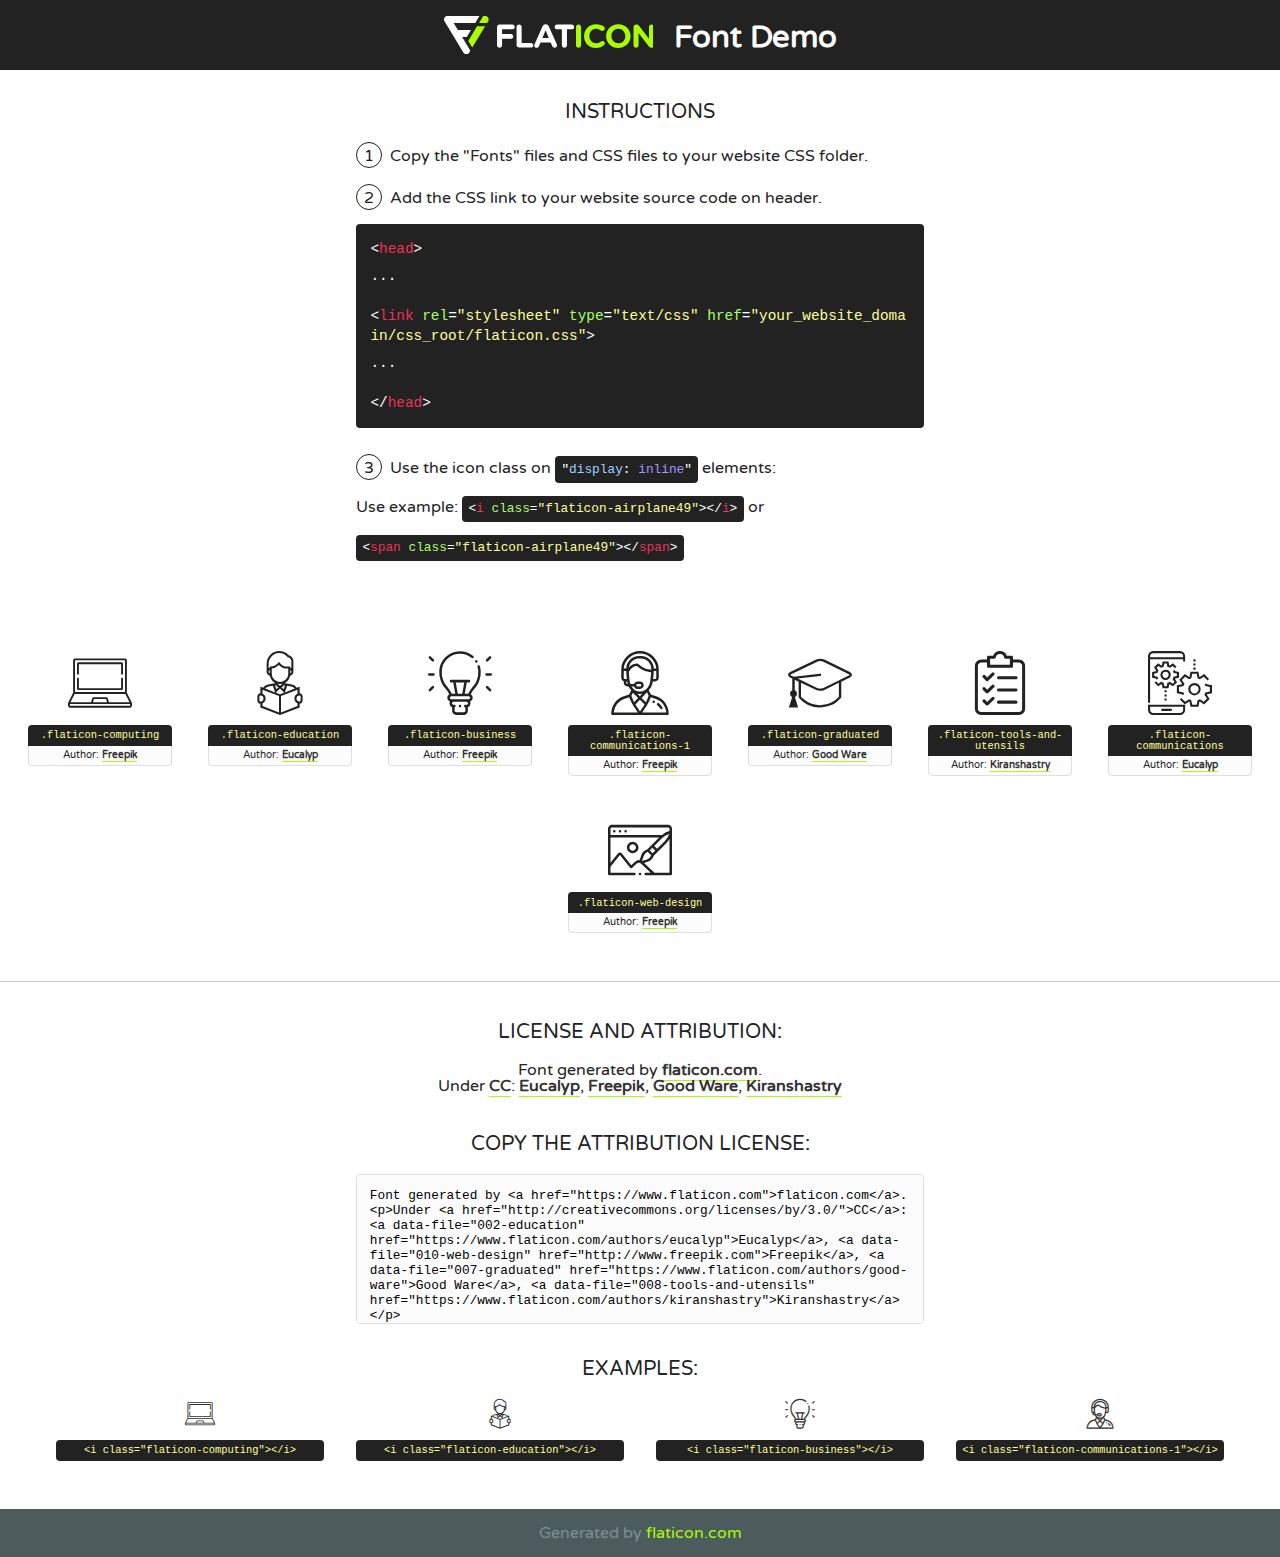
<file: assets/fonts/flaticon.html>
<!DOCTYPE html>
<!--
  Flaticon icon font: Flaticon
  Creation date: 05/05/2020 06:05
-->
<html>
<!DOCTYPE html>
<html>

<head>
    <title>Flaticon WebFont</title>
    <link href="http://fonts.googleapis.com/css?family=Varela+Round" rel="stylesheet" type="text/css" />
    <link rel="stylesheet" type="text/css" href="flaticon.css">
    <meta charset="UTF-8">
    <style>
    html, body, div, span, applet, object, iframe,
    h1, h2, h3, h4, h5, h6, p, blockquote, pre,
    a, abbr, acronym, address, big, cite, code,
    del, dfn, em, img, ins, kbd, q, s, samp,
    small, strike, strong, sub, sup, tt, var,
    b, u, i, center,
    dl, dt, dd, ol, ul, li,
    fieldset, form, label, legend,
    table, caption, tbody, tfoot, thead, tr, th, td,
    article, aside, canvas, details, embed, 
    figure, figcaption, footer, header, hgroup, 
    menu, nav, output, ruby, section, summary,
    time, mark, audio, video {
        margin: 0;
        padding: 0;
        border: 0;
        font-size: 100%;
        font: inherit;
        vertical-align: baseline;
    }
    /* HTML5 display-role reset for older browsers */
    article, aside, details, figcaption, figure, 
    footer, header, hgroup, menu, nav, section {
        display: block;
    }
    body {
        line-height: 1;
    }
    ol, ul {
        list-style: none;
    }
    blockquote, q {
        quotes: none;
    }
    blockquote:before, blockquote:after,
    q:before, q:after {
        content: '';
        content: none;
    }
    table {
        border-collapse: collapse;
        border-spacing: 0;
    }
    body {
        font-family: 'Varela Round', Helvetica, Arial, sans-serif;
        font-size: 16px;
        color: #222;
    }
    a {
        color: #333;
        border-bottom: 1px solid #a9fd00;
        font-weight: bold;
        text-decoration: none;
    }
    * {
        -moz-box-sizing: border-box;
        -webkit-box-sizing: border-box;
        box-sizing: border-box;
        margin: 0;
        padding: 0;
    }
    [class^="flaticon-"]:before, [class*=" flaticon-"]:before, [class^="flaticon-"]:after, [class*=" flaticon-"]:after {
        font-family: Flaticon;
        font-size: 30px;
        font-style: normal;
        margin-left: 20px;
        color: #333;
    }
    .wrapper {
        max-width: 600px;
        margin: auto;
        padding: 0 1em;
    }
    .title {
        font-size: 1.25em;
        text-align: center;
        margin-bottom: 1em;
        text-transform: uppercase;
    }
    header {
        text-align: center;
        background-color: #222;
        color: #fff;
        padding: 1em;
    }
    header .logo {
        width: 210px;
        height: 38px;
        display: inline-block;
        vertical-align: middle;
        margin-right: 1em;
        border: none;
    }
    header strong {
        font-size: 1.95em;
        font-weight: bold;
        vertical-align: middle;
        margin-top: 5px;
        display: inline-block;
    }
    .demo {
        margin: 2em auto;
        line-height: 1.25em;
    }
    .demo ul li {
        margin-bottom: 1em;
    }
    .demo ul li .num {
        color: #222;
        border-radius: 20px;
        display: inline-block;
        width: 26px;
        padding: 3px;
        height: 26px;
        text-align: center;
        margin-right: 0.5em;
        border: 1px solid #222;
    }
    .demo ul li code {
        background-color: #222;
        border-radius: 4px;
        padding: 0.25em 0.5em;
        display: inline-block;
        color: #fff;
        font-family: Consolas,Monaco,Lucida Console,Liberation Mono,DejaVu Sans Mono,Bitstream Vera Sans Mono,Courier New, monospace;
        font-weight: lighter;
        margin-top: 1em;
        font-size: 0.8em;
        word-break: break-all;
    }
    .demo ul li code.big {
        padding: 1em;
        font-size: 0.9em;
    }
    .demo ul li code .red {
        color: #EF3159;
    }
    .demo ul li code .green {
        color: #ACFF65;
    }
    .demo ul li code .yellow {
        color: #FFFF99;
    }
    .demo ul li code .blue {
        color: #99D3FF;
    }
    .demo ul li code .purple {
        color: #A295FF;
    }
    .demo ul li code .dots {
        margin-top: 0.5em;
        display: block;
    }
    #glyphs {
        border-bottom: 1px solid #ccc;
        padding: 2em 0;
        text-align: center;
    }
    .glyph {
        display: inline-block;
        width: 9em;
        margin: 1em;
        text-align: center;
        vertical-align: top;
        background: #FFF;
    }
    .glyph .glyph-icon {
        padding: 10px;
        display: block;
        font-family:"Flaticon";
        font-size: 64px;
        line-height: 1;
    }
    .glyph .glyph-icon:before {
        font-size: 64px;
        color: #222;
        margin-left: 0;
    }
    .class-name {
        font-size: 0.65em;
        background-color: #222;
        color: #fff;
        border-radius: 4px 4px 0 0;
        padding: 0.5em;
        color: #FFFF99;
        font-family: Consolas,Monaco,Lucida Console,Liberation Mono,DejaVu Sans Mono,Bitstream Vera Sans Mono,Courier New, monospace;
    }
    .author-name {
        font-size: 0.6em;
        background-color: #fcfcfd;
        border: 1px solid #DEDEE4;
        border-top: 0;
        border-radius: 0 0 4px 4px;
        padding: 0.5em;
    }
    .class-name:last-child {
        font-size: 10px;
        color:#888;
    }
    .class-name:last-child a {
        font-size: 10px;
        color:#555;
    }
    .class-name:last-child a:hover {
        color:#a9fd00;
    }
    .glyph > input {
        display: block;
        width: 100px;
        margin: 5px auto;
        text-align: center;
        font-size: 12px;
        cursor: text;
    }
    .glyph > input.icon-input {
        font-family:"Flaticon";
        font-size: 16px;
        margin-bottom: 10px;
    }
    .attribution .title {
        margin-top: 2em;
    }
    .attribution textarea {
        background-color: #fcfcfd;
        padding: 1em;
        border: none;
        box-shadow: none;
        border: 1px solid #DEDEE4;
        border-radius: 4px;
        resize: none;
        width: 100%;
        height: 150px;
        font-size: 0.8em;
        font-family: Consolas,Monaco,Lucida Console,Liberation Mono,DejaVu Sans Mono,Bitstream Vera Sans Mono,Courier New, monospace;
        -webkit-appearance: none;
    }
    .iconsuse {
        margin: 2em auto;
        text-align: center;
        max-width: 1200px;
    }
    .iconsuse:after {
        content: '';
        display: table;
        clear: both;
    }
    .iconsuse .image {
        float: left;
        width: 25%;
        padding: 0 1em;
    }
    .iconsuse .image p {
        margin-bottom: 1em;
    }
    .iconsuse .image span {
        display: block;
        font-size: 0.65em;
        background-color: #222;
        color: #fff;
        border-radius: 4px;
        padding: 0.5em;
        color: #FFFF99;
        margin-top: 1em;
        font-family: Consolas,Monaco,Lucida Console,Liberation Mono,DejaVu Sans Mono,Bitstream Vera Sans Mono,Courier New, monospace;
    }
    #footer {
        text-align: center;
        background-color: #4C5B5C;
        color: #7c9192;
        padding: 1em;
    }
    #footer a {
        border: none;
        color: #a9fd00;
        font-weight: normal;
    }
    @media (max-width: 960px) {
        .iconsuse .image {
            width: 50%;
        }
    }
    @media (max-width: 560px) {
        .iconsuse .image {
            width: 100%;
        }
    }
    </style>
</head>

<body class="characters-off">

    <header>
        <a href="https://www.flaticon.com" target="_blank" class="logo">
            <svg version="1.1" xmlns="http://www.w3.org/2000/svg" xmlns:xlink="http://www.w3.org/1999/xlink" xmlns:a="http://ns.adobe.com/AdobeSVGViewerExtensions/3.0/" viewBox="0 0 560.875 102.036" enable-background="new 0 0 560.875 102.036" xml:space="preserve">
                <defs>
                </defs>
                <g>
                    <g class="letters">
                        <path fill="#ffffff" d="M141.596,29.675c0-3.777,2.985-6.767,6.764-6.767h34.438c3.426,0,6.15,2.728,6.15,6.15
                        c0,3.43-2.724,6.149-6.15,6.149h-27.674v13.091h23.719c3.429,0,6.151,2.724,6.151,6.15c0,3.43-2.723,6.149-6.151,6.149h-23.719
                        v17.574c0,3.773-2.986,6.761-6.764,6.761c-3.779,0-6.764-2.989-6.764-6.761V29.675z"></path>
                        <path fill="#ffffff" d="M193.844,29.149c0-3.781,2.985-6.767,6.764-6.767c3.776,0,6.763,2.985,6.763,6.767v42.957h25.039
                        c3.426,0,6.149,2.726,6.149,6.153c0,3.425-2.723,6.15-6.149,6.15h-31.802c-3.779,0-6.764-2.986-6.764-6.768V29.149z"></path>
                        <path fill="#ffffff" d="M241.891,75.71l21.438-48.407c1.492-3.341,4.215-5.357,7.906-5.357h0.792
                        c3.686,0,6.323,2.017,7.815,5.357l21.439,48.407c0.436,0.967,0.701,1.845,0.701,2.723c0,3.602-2.809,6.501-6.414,6.501
                        c-3.161,0-5.269-1.845-6.499-4.655l-4.132-9.661h-27.059l-4.301,10.102c-1.144,2.631-3.426,4.214-6.237,4.214
                        c-3.517,0-6.24-2.81-6.24-6.325C241.1,77.64,241.451,76.677,241.891,75.71z M279.932,58.666l-8.521-20.297l-8.526,20.297H279.932
                        z"></path>
                        <path fill="#ffffff" d="M314.864,35.387H301.86c-3.429,0-6.239-2.813-6.239-6.238c0-3.429,2.811-6.24,6.239-6.24h39.533
                        c3.426,0,6.237,2.811,6.237,6.24c0,3.425-2.811,6.238-6.237,6.238h-13.001v42.785c0,3.773-2.99,6.761-6.764,6.761
                        c-3.779,0-6.764-2.989-6.764-6.761V35.387z"></path>
                        <path fill="#A9FD00" d="M352.615,29.149c0-3.781,2.985-6.767,6.767-6.767c3.774,0,6.761,2.985,6.761,6.767v49.024
                        c0,3.773-2.987,6.761-6.761,6.761c-3.781,0-6.767-2.989-6.767-6.761V29.149z"></path>
                        <path fill="#A9FD00" d="M374.132,53.836v-0.179c0-17.481,13.178-31.801,32.065-31.801c9.22,0,15.459,2.458,20.557,6.238
                        c1.402,1.054,2.637,2.985,2.637,5.357c0,3.692-2.985,6.59-6.681,6.59c-1.845,0-3.071-0.702-4.044-1.319
                        c-3.776-2.813-7.729-4.393-12.562-4.393c-10.364,0-17.831,8.611-17.831,19.154v0.173c0,10.542,7.291,19.329,17.831,19.329
                        c5.715,0,9.492-1.756,13.359-4.834c1.049-0.874,2.458-1.491,4.039-1.491c3.429,0,6.325,2.813,6.325,6.236
                        c0,2.106-1.056,3.78-2.282,4.834c-5.539,4.834-12.036,7.733-21.878,7.733C387.572,85.464,374.132,71.493,374.132,53.836z"></path>
                        <path fill="#A9FD00" d="M433.009,53.836v-0.179c0-17.481,13.79-31.801,32.766-31.801c18.981,0,32.592,14.143,32.592,31.628v0.173
                        c0,17.483-13.785,31.807-32.769,31.807C446.625,85.464,433.009,71.32,433.009,53.836z M484.224,53.836v-0.179
                        c0-10.539-7.725-19.326-18.626-19.326c-10.893,0-18.449,8.611-18.449,19.154v0.173c0,10.542,7.73,19.329,18.626,19.329
                        C476.676,72.986,484.224,64.378,484.224,53.836z"></path>
                        <path fill="#A9FD00" d="M506.233,29.321c0-3.774,2.99-6.763,6.767-6.763h1.401c3.252,0,5.183,1.583,7.029,3.953l26.093,34.265
                        V29.059c0-3.692,2.99-6.677,6.681-6.677c3.683,0,6.671,2.985,6.671,6.677v48.934c0,3.78-2.987,6.765-6.764,6.765h-0.436
                        c-3.257,0-5.188-1.581-7.034-3.953l-27.056-35.492v32.944c0,3.687-2.985,6.676-6.678,6.676c-3.683,0-6.673-2.989-6.673-6.676
                        V29.321z"></path>
                    </g>
                    <g class="insignia">
                        <path fill="#ffffff" d="M48.372,56.137h12.517l11.156-18.537H37.186L25.688,18.539h57.825L94.668,0H9.271
                        C5.925,0,2.842,1.801,1.198,4.716c-1.644,2.907-1.593,6.482,0.134,9.343l50.38,83.501c1.678,2.781,4.689,4.476,7.938,4.476
                        c3.246,0,6.257-1.695,7.935-4.476l2.898-4.804L48.372,56.137z"></path>
                        <g class="i">
                            <path fill="#A9FD00" d="M93.575,18.539h0.031v0.004l21.652,0.004l2.705-4.488c1.727-2.861,1.778-6.436,0.133-9.343
                            C116.454,1.801,113.371,0,110.026,0h-5.294L93.575,18.539z"></path>
                            <polygon fill="#A9FD00" points="88.291,27.356 64.725,66.486 75.519,84.404 109.942,27.356"></polygon>
                        </g>
                    </g>
                </g>
            </svg>
        </a>
        <strong>Font Demo</strong>
    </header>


    <section class="demo wrapper">

        <p class="title">Instructions</p>

        <ul>
            <li>
                <span class="num">1</span>Copy the "Fonts" files and CSS files to your website CSS folder.
            </li>
            <li>
                <span class="num">2</span>Add the CSS link to your website source code on header.
                <code class="big">
                    &lt;<span class="red">head</span>&gt;
                    <br/><span class="dots">...</span>
                    <br/>&lt;<span class="red">link</span> <span class="green">rel</span>=<span class="yellow">"stylesheet"</span> <span class="green">type</span>=<span class="yellow">"text/css"</span> <span class="green">href</span>=<span class="yellow">"your_website_domain/css_root/flaticon.css"</span>&gt;
                    <br/><span class="dots">...</span>
                    <br/>&lt;/<span class="red">head</span>&gt;
                </code>
            </li>

            <li>
                <p>
                    <span class="num">3</span>Use the icon class on <code>"<span class="blue">display</span>:<span class="purple"> inline</span>"</code> elements:
                    <br />
                    Use example: <code>&lt;<span class="red">i</span> <span class="green">class</span>=<span class="yellow">&quot;flaticon-airplane49&quot;</span>&gt;&lt;/<span class="red">i</span>&gt;</code> or <code>&lt;<span class="red">span</span> <span class="green">class</span>=<span class="yellow">&quot;flaticon-airplane49&quot;</span>&gt;&lt;/<span class="red">span</span>&gt;</code>
            </li>
        </ul>

    </section>




   <section id="glyphs">          
    
      
        <div class="glyph"><div class="glyph-icon flaticon-computing"></div>
            <div class="class-name">.flaticon-computing</div>
            <div class="author-name">Author: <a data-file="001-computing" href="http://www.freepik.com">Freepik</a> </div> 
        </div>        
        
        <div class="glyph"><div class="glyph-icon flaticon-education"></div>
            <div class="class-name">.flaticon-education</div>
            <div class="author-name">Author: <a data-file="002-education" href="https://www.flaticon.com/authors/eucalyp">Eucalyp</a> </div> 
        </div>        
        
        <div class="glyph"><div class="glyph-icon flaticon-business"></div>
            <div class="class-name">.flaticon-business</div>
            <div class="author-name">Author: <a data-file="005-business" href="http://www.freepik.com">Freepik</a> </div> 
        </div>        
        
        <div class="glyph"><div class="glyph-icon flaticon-communications-1"></div>
            <div class="class-name">.flaticon-communications-1</div>
            <div class="author-name">Author: <a data-file="006-communications-1" href="http://www.freepik.com">Freepik</a> </div> 
        </div>        
        
        <div class="glyph"><div class="glyph-icon flaticon-graduated"></div>
            <div class="class-name">.flaticon-graduated</div>
            <div class="author-name">Author: <a data-file="007-graduated" href="https://www.flaticon.com/authors/good-ware">Good Ware</a> </div> 
        </div>        
        
        <div class="glyph"><div class="glyph-icon flaticon-tools-and-utensils"></div>
            <div class="class-name">.flaticon-tools-and-utensils</div>
            <div class="author-name">Author: <a data-file="008-tools-and-utensils" href="https://www.flaticon.com/authors/kiranshastry">Kiranshastry</a> </div> 
        </div>        
        
        <div class="glyph"><div class="glyph-icon flaticon-communications"></div>
            <div class="class-name">.flaticon-communications</div>
            <div class="author-name">Author: <a data-file="009-communications" href="https://www.flaticon.com/authors/eucalyp">Eucalyp</a> </div> 
        </div>        
        
        <div class="glyph"><div class="glyph-icon flaticon-web-design"></div>
            <div class="class-name">.flaticon-web-design</div>
            <div class="author-name">Author: <a data-file="010-web-design" href="http://www.freepik.com">Freepik</a> </div> 
        </div>        
        

    </section>



    <section class="attribution wrapper"   style="text-align:center;">

      <div class="title">License and attribution:</div><div class="attrDiv">Font generated by <a href="https://www.flaticon.com">flaticon.com</a>. <div><p>Under <a href="http://creativecommons.org/licenses/by/3.0/">CC</a>: <a data-file="002-education" href="https://www.flaticon.com/authors/eucalyp">Eucalyp</a>, <a data-file="010-web-design" href="http://www.freepik.com">Freepik</a>, <a data-file="007-graduated" href="https://www.flaticon.com/authors/good-ware">Good Ware</a>, <a data-file="008-tools-and-utensils" href="https://www.flaticon.com/authors/kiranshastry">Kiranshastry</a></p>  </div>
      </div>
      <div class="title">Copy the Attribution License:</div>

    <textarea onclick="this.focus();this.select();">Font generated by &lt;a href=&quot;https://www.flaticon.com&quot;&gt;flaticon.com&lt;/a&gt;. <p>Under <a href="http://creativecommons.org/licenses/by/3.0/">CC</a>: <a data-file="002-education" href="https://www.flaticon.com/authors/eucalyp">Eucalyp</a>, <a data-file="010-web-design" href="http://www.freepik.com">Freepik</a>, <a data-file="007-graduated" href="https://www.flaticon.com/authors/good-ware">Good Ware</a>, <a data-file="008-tools-and-utensils" href="https://www.flaticon.com/authors/kiranshastry">Kiranshastry</a></p>  
     </textarea>

    </section>

    <section class="iconsuse">

          <div class="title">Examples:</div>            
             
            <div class="image">
                <p>
                    <i class="glyph-icon flaticon-computing"></i> 
                    <span>&lt;i class=&quot;flaticon-computing&quot;&gt;&lt;/i&gt;</span>
                </p>
            </div>
            
            <div class="image">
                <p>
                    <i class="glyph-icon flaticon-education"></i> 
                    <span>&lt;i class=&quot;flaticon-education&quot;&gt;&lt;/i&gt;</span>
                </p>
            </div>
            
            <div class="image">
                <p>
                    <i class="glyph-icon flaticon-business"></i> 
                    <span>&lt;i class=&quot;flaticon-business&quot;&gt;&lt;/i&gt;</span>
                </p>
            </div>
            
            <div class="image">
                <p>
                    <i class="glyph-icon flaticon-communications-1"></i> 
                    <span>&lt;i class=&quot;flaticon-communications-1&quot;&gt;&lt;/i&gt;</span>
                </p>
            </div>
                       
        </div>
                            
    </section>

<div id="footer">
    <div>Generated by <a href="https://www.flaticon.com">flaticon.com</a>
    </div>
</div>



</body>
</html>
</file>
<file: assets/css/flaticon.css>
/*
  	Flaticon icon font: Flaticon
  	Creation date: 05/05/2020 06:05
  	*/

@font-face {
  font-family: "Flaticon";
  src: url("../fonts/Flaticon.eot");
  src: url("../fonts/Flaticon.eot?#iefix") format("embedded-opentype"),
       url("../fonts/Flaticon.woff2") format("woff2"),
       url("../fonts/Flaticon.woff") format("woff"),
       url("../fonts/Flaticon.ttf") format("truetype"),
       url("../fonts/Flaticon.svg#Flaticon") format("svg");
  font-weight: normal;
  font-style: normal;
}

@media screen and (-webkit-min-device-pixel-ratio:0) {
  @font-face {
    font-family: "Flaticon";
    src: url("../fonts/Flaticon.svg#Flaticon") format("svg");
  }
}

[class^="flaticon-"]:before, [class*=" flaticon-"]:before,
[class^="flaticon-"]:after, [class*=" flaticon-"]:after {   
  font-family: Flaticon;
font-style: normal;
}

.flaticon-computing:before { content: "\f100"; }
.flaticon-education:before { content: "\f101"; }
.flaticon-business:before { content: "\f102"; }
.flaticon-communications-1:before { content: "\f103"; }
.flaticon-graduated:before { content: "\f104"; }
.flaticon-tools-and-utensils:before { content: "\f105"; }
.flaticon-communications:before { content: "\f106"; }
.flaticon-web-design:before { content: "\f107"; }
</file>
<file: assets/css/gijgo.css>
.gj-button {
    background-color: #f5f5f5;
    border: 1px solid #ddd;
    color: #000;
    border-radius: 3px;
    padding: 6px 10px;
    cursor: pointer;
}

.gj-unselectable {
    -webkit-touch-callout: none;
    -webkit-user-select: none;
    -khtml-user-select: none;
    -moz-user-select: none;
    -ms-user-select: none;
    user-select: none;
}

.gj-row {
    display: -webkit-box;
    display: -ms-flexbox;
    display: flex;
    -ms-flex-wrap: wrap;
    flex-wrap: wrap;
}

.gj-margin-left-5 {
    margin-left: 5px;
}

.gj-margin-left-10 {
    margin-left: 10px;
}

.gj-width-full {
    width: 100%;
}

.gj-cursor-pointer {
    cursor: pointer;
}

.gj-text-align-center {
    text-align: center;
}

.gj-font-size-16 {
    font-size: 16px;
}

.gj-hidden {
    display: none;
}

/** Material Design */
.gj-button-md {
    background: 0 0;
    border: none;
    border-radius: 2px;
    color: rgba(0, 0, 0, 0.87);
    position: relative;
    height: 36px;
    margin: 0;
    min-width: 64px;
    padding: 0 16px;
    display: inline-block;
    font-family: "Roboto","Helvetica","Arial",sans-serif;
    font-size: 1rem;
    font-weight: 500;
    text-transform: uppercase;
    letter-spacing: 0;
    overflow: hidden;
    will-change: box-shadow;
    transition: box-shadow .2s cubic-bezier(.4,0,1,1),background-color .2s cubic-bezier(.4,0,.2,1),color .2s cubic-bezier(.4,0,.2,1);
    outline: none;
    cursor: pointer;
    text-decoration: none;
    text-align: center;
    line-height: 36px;
    vertical-align: middle;
    overflow: hidden;
    -webkit-user-select: none;
    -moz-user-select: none;
    -ms-user-select: none;
    user-select: none;
}

.gj-button-md:hover {
    background-color: rgba(158,158,158,.2);
}

.gj-button-md:disabled {
    color: rgba(0,0,0,.26);
    background: 0 0;
}

.gj-button-md .material-icons,
.gj-button-md .gj-icon {
    vertical-align: middle;
    /*font-size: 1.3rem;
    margin-right: 4px;*/
}

.gj-button-md.gj-button-md-icon {
    width: 24px;
    height: 31px;
    min-width: 24px;
    padding: 0px;
    display: table;
}

.gj-button-md.gj-button-md-icon .material-icons,
.gj-button-md.gj-button-md-icon .gj-icon {
    display: table-cell;
    margin-right: 0px;
    width: 24px;
    height: 24px;
}

.gj-button-md.active {
    background-color: rgba(158,158,158,.4);
}

.gj-button-md-group {
    position: relative;
    display: inline-block;
    vertical-align: middle;
}
.gj-textbox-md {
	/* border: none; */
	/* border-bottom: 1px solid rgba(0,0,0,.42); */
	display: block;
	font-family: "Helvetica","Arial",sans-serif;
	font-size: 16px;
	line-height: 16px;
	/* padding: 4px 0px; */
	margin: 0;
	/* width: 100%; */
	background: 0 0;
	/* text-align: ; */
	color: rgba(0,0,0,.87);
	padding-left: 44px;
	border: 1px solid #dca73a;
	/* padding: 15px 15px; */
	/* text-align: center; */
	width: 177px;
	height: 55px;
	border-radius: 5px;
}
.gj-textbox-md:focus,
.gj-textbox-md:active {
    /* border-bottom: 2px solid rgba(0,0,0,.42); */
    outline: none;
}

.gj-textbox-md::placeholder {
    color: #8e8e8e;
}

.gj-textbox-md:-ms-input-placeholder {
    color: #8e8e8e;
}

.gj-textbox-md::-ms-input-placeholder {
    color: #8e8e8e;
}

.gj-md-spacer-24 {
    min-width: 24px;
    width: 24px;
    display: inline-block;
}

.gj-md-spacer-32 {
    min-width: 32px;
    width: 32px;
    display: inline-block;
}

.gj-modal {
    position: fixed;
    top: 0;
    right: 0;
    bottom: 0;
    left: 0;
    z-index: 1203;
    display: none;
    overflow: hidden;
    -webkit-overflow-scrolling: touch;
    outline: 0;
    background-color: rgba(0, 0, 0, 0.54118);
    transition: 200ms ease opacity;
    will-change: opacity;
}

/* List */
ul.gj-list li [data-role="wrapper"] {
    display: table;
    width: 100%;
}

ul.gj-list li [data-role="checkbox"] {
    display: table-cell;
    vertical-align:middle;
    text-align:center;
}

ul.gj-list li [data-role="image"] {
    display: table-cell;
    vertical-align:middle;
    text-align:center;
}

ul.gj-list li [data-role="display"] {
    display: table-cell;
    vertical-align:middle;
    cursor: pointer;
}

ul.gj-list li [data-role="display"]:empty:before {
  content: "\200b"; /* unicode zero width space character */
}

/* List - Bootstrap */
ul.gj-list-bootstrap {
    padding-left: 0px;
    margin-bottom: 0px;
}

ul.gj-list-bootstrap li {
    padding: 0px;
}

ul.gj-list-bootstrap li [data-role="wrapper"] {
    padding: 0px 10px;
}

ul.gj-list-bootstrap li [data-role="checkbox"] {
    width: 24px;
    padding: 3px;
}

ul.gj-list-bootstrap li [data-role="image"] {
    width: 24px;
    height: 24px;
}

ul.gj-list-bootstrap li [data-role="display"] {
    padding: 8px 0px 8px 4px;
}

.list-group-item.active ul li, .list-group-item.active:focus ul li, .list-group-item.active:hover ul li {
    text-shadow: none;
    color:initial;
}

/* List - Material Design */
ul.gj-list-md {
    padding: 0px;
    list-style: none;
    list-style-type: none;
    line-height: 24px;
    letter-spacing: 0;
    color: #616161; /* Gray 700 */
}

ul.gj-list-md li {
    display: list-item;
    list-style-type: none;
    padding: 0px;
    min-height: unset;
    box-sizing: border-box;
    align-items: center;
    cursor: default;
    overflow: hidden;

    font-family: "Roboto","Helvetica","Arial",sans-serif;
    font-size: 16px;
    font-weight: 400;
    letter-spacing: .04em;
    line-height: 1;
    
    -webkit-flex-direction: row;
    -ms-flex-direction: row;
    flex-direction: row;
    -webkit-flex-wrap: nowrap;
    -ms-flex-wrap: nowrap;
    flex-wrap: nowrap;
}

ul.gj-list-md li [data-role="checkbox"] {
    height: 24px;
    width: 24px;
}

ul.gj-list-md li [data-role="image"] {
    height: 24px;
    width: 24px;
}

ul.gj-list-md li [data-role="display"] {
    padding: 8px 0px 8px 5px;
    order: 0;
    flex-grow: 2;
    text-decoration: none;
    box-sizing: border-box;
    align-items: center;
    text-align: left;
    color: rgba(0,0,0,.87);
}

ul.gj-list-md li.disabled>[data-role="wrapper"]>[data-role="display"] {
    color: #9E9E9E; /* Gray 500 */
}

.gj-list-md-active {
    background: #e0e0e0;
    color: #3f51b5;
}


/* Picker */
.gj-picker {
    position: absolute;
    z-index: 1203;
    background-color: #fff;
}

.gj-picker .selected {
    color: #fff;
}

/* Material Design */
.gj-picker-md {
    font-family: "Roboto","Helvetica","Arial",sans-serif;
    font-size: 16px;
    font-weight: 400;
    letter-spacing: .04em;
    line-height: 1;
    color: rgba(0,0,0,.87);
    border: 1px solid #E0E0E0;
}

.gj-modal .gj-picker-md {
    border: 0px;
}

.gj-picker-md [role="header"] {
    color: rgba(255, 255, 255, 0.54);
    display: flex;
    background: #2196f3;
    align-items: baseline;
    user-select: none;
    justify-content: center;
}

.gj-picker-md [role="footer"] {
    float: right;
    padding: 10px;
}

.gj-picker-md [role="footer"] button.gj-button-md {
    color: #2196f3;
    font-weight: bold;
    font-size: 13px;
}

/* Bootstrap */
.gj-picker-bootstrap {
    border-radius: 4px;
    border: 1px solid #E0E0E0;
}

.gj-picker-bootstrap .selected {
    color: #888;
}

.gj-picker-bootstrap [role="header"] {
    background: #eee;
    color: #AAA;
}
@font-face {
    font-family: 'gijgo-material';
    src: url('../fonts/gijgo-material.eot?235541');
    src: url('../fonts/gijgo-material.eot?235541#iefix') format('embedded-opentype'), url('../fonts/gijgo-material.ttf?235541') format('truetype'), url('../fonts/gijgo-material.woff?235541') format('woff'), url('../fonts/gijgo-material.svg?235541#gijgo-material') format('svg');
    font-weight: normal;
    font-style: normal;
}

.gj-icon {
    /* use !important to prevent issues with browser extensions that change fonts */
    font-family: 'gijgo-material' !important;
    font-size: 24px;
    speak: none;
    font-style: normal;
    font-weight: normal;
    font-variant: normal;
    text-transform: none;
    line-height: 1;
    /* Enable Ligatures ================ */
    letter-spacing: 0;
    -webkit-font-feature-settings: "liga";
    -moz-font-feature-settings: "liga=1";
    -moz-font-feature-settings: "liga";
    -ms-font-feature-settings: "liga" 1;
    font-feature-settings: "liga";
    -webkit-font-variant-ligatures: discretionary-ligatures;
    font-variant-ligatures: discretionary-ligatures;
    /* Better Font Rendering =========== */
    -webkit-font-smoothing: antialiased;
    -moz-osx-font-smoothing: grayscale;
}

.gj-icon.undo:before {
    content: "\e900";
}

.gj-icon.vertical-align-top:before {
    content: "\e901";
}

.gj-icon.vertical-align-center:before {
    content: "\e902";
}

.gj-icon.vertical-align-bottom:before {
    content: "\e903";
}

.gj-icon.arrow-dropup:before {
    content: "\e904";
}

.gj-icon.clock:before {
    content: "\e905";
}

.gj-icon.refresh:before {
    content: "\e906";
}

.gj-icon.last-page:before {
    content: "\e907";
}

.gj-icon.first-page:before {
    content: "\e908";
}

.gj-icon.cancel:before {
    content: "\e909";
}

.gj-icon.clear:before {
    content: "\e90a";
}

.gj-icon.check-circle:before {
    content: "\e90b";
}

.gj-icon.delete:before {
    content: "\e90c";
}

.gj-icon.arrow-upward:before {
    content: "\e90d";
}

.gj-icon.arrow-forward:before {
    content: "\e90e";
}

.gj-icon.arrow-downward:before {
    content: "\e90f";
}

.gj-icon.arrow-back:before {
    content: "\e910";
}

.gj-icon.list-numbered:before {
    content: "\e911";
}

.gj-icon.list-bulleted:before {
    content: "\e912";
}

.gj-icon.indent-increase:before {
    content: "\e913";
}

.gj-icon.indent-decrease:before {
    content: "\e914";
}

.gj-icon.redo:before {
    content: "\e915";
}

.gj-icon.align-right:before {
    content: "\e916";
}

.gj-icon.align-left:before {
    content: "\e917";
}

.gj-icon.align-justify:before {
    content: "\e918";
}

.gj-icon.align-center:before {
    content: "\e919";
}

.gj-icon.strikethrough:before {
    content: "\e91a";
}

.gj-icon.italic:before {
    content: "\e91b";
}

.gj-icon.underlined:before {
    content: "\e91c";
}

.gj-icon.bold:before {
    content: "\e91d";
}

.gj-icon.arrow-dropdown:before {
    content: "\e91e";
}

.gj-icon.done:before {
    content: "\e91f";
}

.gj-icon.pencil:before {
    content: "\e920";
}

.gj-icon.minus:before {
    content: "\e921";
}

.gj-icon.plus:before {
    content: "\e922";
}

.gj-icon.chevron-up:before {
    content: "\e923";
}

.gj-icon.chevron-right:before {
    content: "\e924";
}

.gj-icon.chevron-down:before {
    content: "\e925";
}

.gj-icon.chevron-left:before {
    content: "\e926";
}

.gj-icon.event:before {
    content: "\e927";
}
.gj-draggable {
    cursor: move;
}
.gj-resizable-handle {
    position: absolute;
    font-size: 0.1px;
    display: block;
    -ms-touch-action: none;
    touch-action: none;
    z-index: 1203;
}

.gj-resizable-n {
    cursor: n-resize;
    height: 7px;
    width: 100%;
    top: -5px;
    left: 0;
}
.gj-resizable-e {
    cursor: e-resize;
    width: 7px;
    right: -5px;
    top: 0;
    height: 100%;
}
.gj-resizable-s {
    cursor: s-resize;
    height: 7px;
    width: 100%;
    bottom: -5px;
    left: 0;
}
.gj-resizable-w {
	cursor: w-resize;
	width: 7px;
	left: -5px;
	top: 0;
	height: 100%;
}
.gj-resizable-se {
	cursor: se-resize;
	width: 12px;
	height: 12px;
	right: 1px;
	bottom: 1px;
}
.gj-resizable-sw {
	cursor: sw-resize;
	width: 9px;
	height: 9px;
	left: -5px;
	bottom: -5px;
}
.gj-resizable-nw {
	cursor: nw-resize;
	width: 9px;
	height: 9px;
	left: -5px;
	top: -5px;
}
.gj-resizable-ne {
	cursor: ne-resize;
	width: 9px;
	height: 9px;
	right: -5px;
	top: -5px;
}

.gj-dialog-footer {
    position: absolute;
    bottom: 0px;
    width: 100%;
    margin-top: 0px;
}

.gj-dialog-scrollable [data-role="body"] {
    overflow-x: hidden;
    overflow-y: scroll;
}

/** Bootstrap 3 **/
.gj-dialog-bootstrap {
    overflow: hidden;
    z-index: 1202;
}

.gj-dialog-bootstrap [data-role="title"] {
    display: inline;
}
.gj-dialog-bootstrap [data-role="close"] {
    line-height: 1.42857143;
}

/** Bootstrap 4 **/
.gj-dialog-bootstrap4 {
    overflow: hidden;
    z-index: 1202;
}

.gj-dialog-bootstrap4 [data-role="title"] {
    display: inline;
}
.gj-dialog-bootstrap4 [data-role="close"] {
    line-height: 1.5;
}

/** Material Design **/
.gj-dialog-md {
    background-color: #FFF;
    overflow: hidden;
    border: none;
    box-shadow: 0 11px 15px -7px rgba(0,0,0,.2), 0 24px 38px 3px rgba(0,0,0,.14), 0 9px 46px 8px rgba(0,0,0,.12);
    box-sizing: border-box;
    position: relative;
    display: -webkit-box;
    display: -webkit-flex;
    display: -ms-flexbox;
    display: flex;
    -webkit-box-orient: vertical;
    -webkit-box-direction: normal;
    -webkit-flex-direction: column;
    -ms-flex-direction: column;
    flex-direction: column;
    -webkit-background-clip: padding-box;
    background-clip: padding-box;
    outline: 0;
    z-index: 1202;
}

.gj-dialog-md-header {
    padding: 24px 24px 0px 24px;
    font-family: "Roboto","Helvetica","Arial",sans-serif;
}

.gj-dialog-md-title {
    margin: 0;
    font-weight: 400;
    display: inline;
    line-height: 28px;
    font-size: 20px;
}

.gj-dialog-md-close {
    -webkit-appearance: none;
    padding: 0;
    cursor: pointer;
    background: 0 0;
    border: 0;
    float: right;
    line-height: 28px;
    font-size: 28px;
}

.gj-dialog-md-body {
    padding: 20px 24px 24px 24px;
    color: rgba(0,0,0,.54);
    font-family: "Helvetica","Arial",sans-serif;
    font-size: 14px;
    font-weight: 400;
    line-height: 20px;
}

.gj-dialog-md-footer {
    padding: 8px 8px 8px 24px;
    display: -webkit-flex;
    display: -ms-flexbox;
    display: flex;
    -webkit-flex-direction: row-reverse;
    -ms-flex-direction: row-reverse;
    flex-direction: row-reverse;
    -webkit-flex-wrap: wrap;
    -ms-flex-wrap: wrap;
    flex-wrap: wrap;

    box-sizing: border-box;
}

.gj-dialog-md-footer>*:first-child {
    margin-right: 0;
}

.gj-dialog-md-footer>* {
    margin-right: 8px;
    height: 36px;
}
DIV.gj-grid-wrapper {
    margin: auto;
    position: relative;
    clear:both;
    z-index: 1;
}

TABLE.gj-grid {
    margin: auto;    
    border-collapse: collapse;
    width: 100%;
    table-layout: fixed;
}

TABLE.gj-grid THEAD TH [data-role="selectAll"] {
    margin: auto;
}

TABLE.gj-grid THEAD TH [data-role="title"] {
    display: inline-block;
}

TABLE.gj-grid THEAD TH [data-role="sorticon"] {
    display: inline-block;
}

TABLE.gj-grid THEAD TH {
    overflow: hidden;
    text-overflow: ellipsis;
}

TABLE.gj-grid.autogrow-header-row THEAD TH {
    overflow: auto;
    text-overflow: initial;
    white-space: pre-wrap;
    -ms-word-break: break-word;
    word-break: break-word;
}

TABLE.gj-grid > tbody > tr > td {
    overflow: hidden;
    position: relative;
}

table.gj-grid tbody div[data-role="display"] {
    vertical-align: middle;
    text-indent: 0;
    white-space: pre-wrap;
    -ms-word-break: break-word;
    word-break: break-word;
}

table.gj-grid.fixed-body-rows tbody div[data-role="display"] {
    overflow: hidden;
    text-overflow: ellipsis;
    white-space: nowrap;
    -ms-word-break: initial;
    word-break: initial;
}

table.gj-grid tfoot DIV[data-role="display"] {
    vertical-align: middle;
    text-indent: 0;
    display: flex;
}

TABLE.gj-grid .fa {
    padding: 2px;
}

TABLE.gj-grid > tbody > tr > td > div {
    padding: 2px;
    overflow: hidden;
}

DIV.gj-grid-wrapper DIV.gj-grid-loading-cover
{
    background: #BBBBBB;
    opacity: 0.5;
    position: absolute;
    vertical-align: middle;
}

DIV.gj-grid-wrapper DIV.gj-grid-loading-text
{
    position: absolute;
    font-weight: bold;
}

/* Bootstrap Theme */
table.gj-grid-bootstrap thead th {
    background-color: #f5f5f5;
    vertical-align:middle;
}

table.gj-grid-bootstrap thead th [data-role="sorticon"] {
    margin-left: 5px;
}

table.gj-grid-bootstrap thead th [data-role="sorticon"] i.gj-icon,
table.gj-grid-bootstrap thead th [data-role="sorticon"] i.material-icons {
    position: absolute;
    font-size: 20px;
    top: 15px;
}

table.gj-grid-bootstrap tbody tr td div[data-role="display"] {
    padding: 0px;
}

.gj-grid-bootstrap-4 .gj-checkbox-bootstrap {
    display: inline-block;
    padding-top: 2px;
}

.gj-grid-bootstrap-4 tbody tr.active {
    background-color: rgba(0,0,0,.075);
}

/* Material Design Theme */
.gj-grid-md {
    position: relative;
    border: 1px solid #e0e0e0;
    border-collapse: collapse;
    white-space: nowrap;
    font-size: 13px;
    font-family: "Roboto","Helvetica","Arial",sans-serif;
    background-color: #fff;
}

.gj-grid-md td:first-of-type, .gj-grid-md th:first-of-type {
    padding-left: 24px;
}

.gj-grid-md th {
    position: relative;
    vertical-align: bottom;
    font-weight: 700;
    line-height: 31px;
    letter-spacing: 0;
    height: 56px;
    font-size: 12px;
    color: rgba(0,0,0,.54);
    padding-bottom: 8px;
    box-sizing: border-box;
    padding: 12px 18px;
    text-align: right;
}

.gj-grid-md td {
    position: relative;
    height: 48px;
    border-top: 1px solid #e0e0e0;
    border-bottom: 1px solid #e0e0e0;
    padding: 12px 18px;
    box-sizing: border-box;
    text-align: left;
    color: rgba(0,0,0,.87);
}

.gj-grid-md tbody tr {
    position: relative;
    height: 48px;
    transition-duration: .28s;
    transition-timing-function: cubic-bezier(.4,0,.2,1);
    transition-property: background-color;
}

.gj-grid-md tbody tr:hover {
    background-color: #EEEEEE; /* Gray 200 */
}

.gj-grid-md tbody tr.gj-grid-md-select {
    background-color: #F5F5F5; /* Grey 100 */
}


table.gj-grid-md thead th [data-role="sorticon"] {
    margin-left: 5px;
}

table.gj-grid-md thead th [data-role="sorticon"] i.gj-icon,
table.gj-grid-md thead th [data-role="sorticon"] i.material-icons {
    position: absolute;
    font-size: 16px;
    top: 19px;
}

table.gj-grid-md thead th.gj-grid-select-all {
    padding-bottom: 3px;
}
/* Hide all prioritized columns by default */
@media only all {
	th.display-1120,
	td.display-1120,
	th.display-960,
	td.display-960,
	th.display-800,
	td.display-800,
	th.display-640,
	td.display-640,
	th.display-480,
	td.display-480,
	th.display-320,
	td.display-320 {
		display: none;
	}
}

/* Show at 320px (20em x 16px) */
@media screen and (min-width: 20em) {
	TABLE.gj-grid-bootstrap th.display-320,
	TABLE.gj-grid-bootstrap td.display-320 {
		display: table-cell;
	}
}
/* Show at 480px (30em x 16px) */
@media screen and (min-width: 30em) {
	TABLE.gj-grid-bootstrap th.display-480,
	TABLE.gj-grid-bootstrap td.display-480 {
		display: table-cell;
	}
}
/* Show at 640px (40em x 16px) */
@media screen and (min-width: 40em) {
	TABLE.gj-grid-bootstrap th.display-640,
	TABLE.gj-grid-bootstrap td.display-640 {
		display: table-cell;
	}
}
/* Show at 800px (50em x 16px) */
@media screen and (min-width: 50em) {
	TABLE.gj-grid-bootstrap th.display-800,
	TABLE.gj-grid-bootstrap td.display-800 {
		display: table-cell;
	}
}
/* Show at 960px (60em x 16px) */
@media screen and (min-width: 60em) {
	TABLE.gj-grid-bootstrap th.display-960,
	TABLE.gj-grid-bootstrap td.display-960 {
		display: table-cell;
	}
}
/* Show at 1,120px (70em x 16px) */
@media screen and (min-width: 70em) {
	TABLE.gj-grid-bootstrap th.display-1120,
	TABLE.gj-grid-bootstrap td.display-1120 {
		display: table-cell;
	}
}

/* Material Design Theme */
.gj-grid-md tfoot tr th {
    padding-right: 14px;
}

.gj-grid-md tfoot tr[data-role="pager"] .gj-grid-mdl-pager-label {
    padding-left: 5px;
    padding-right: 5px;
}

.gj-grid-md tfoot tr[data-role="pager"] .gj-dropdown-md {
    margin-left: 12px;
}

.gj-grid-md tfoot tr[data-role="pager"] .gj-dropdown-md [role="presenter"] {
    font-size: 12px;
    font-weight: bold;
    color: rgba(0,0,0,.54);
}

.gj-grid-md tfoot tr[data-role="pager"] .gj-dropdown-md [role="presenter"] [role="display"] {
    text-align: right;
}

.gj-grid-md tfoot tr[data-role="pager"] .gj-grid-md-limit-select {
    margin-left: 10px;
    font-size: 12px;
    font-weight: bold;
    color: rgba(0,0,0,.54);
}

/* Bootstrap */
.gj-grid-bootstrap tfoot tr[data-role="pager"] th {
    line-height: 30px;
    background-color: #f5f5f5;
}

.gj-grid-bootstrap tfoot tr[data-role="pager"] th > div > div {
    margin-right: 5px;
}

.gj-grid-bootstrap tfoot tr[data-role="pager"] th > div > button {
    margin-right: 5px;
}

.gj-grid-bootstrap-4 tfoot tr[data-role="pager"] th > div button {
    height: 34px;
}

.gj-grid-bootstrap-4 tfoot tr[data-role="pager"] th div .gj-dropdown-bootstrap-4 .gj-dropdown-expander-mi .gj-icon {
    top: 5px;
}

.gj-grid-bootstrap-3 tfoot tr[data-role="pager"] th > div > input {
    margin-right: 5px;
    width: 40px;
    text-align: right;
    display: inline-block;
    font-weight: bold;
}

.gj-grid-bootstrap-4 tfoot tr[data-role="pager"] th > div > div.input-group {
    width: 40px;
}

.gj-grid-bootstrap-4 tfoot tr[data-role="pager"] th > div > div.input-group input {
    text-align: right;
    font-weight: bold;
    height: 34px;
    padding-top: 2px;
    padding-bottom: 6px;
}

.gj-grid-bootstrap tfoot tr[data-role="pager"] th > div > select {
    display: inline-block;
    margin-right: 5px;
    width: 60px;
}

.gj-grid-bootstrap tfoot tr[data-role="pager"] th .gj-dropdown-bootstrap .gj-list-bootstrap [data-role="display"] {
    line-height: 14px;
}

.gj-grid-bootstrap tfoot tr[data-role="pager"] th .gj-dropdown-bootstrap [role="presenter"] [role="display"] {
    font-weight: bold;
}

.gj-grid-bootstrap tfoot tr[data-role="pager"] th .gj-dropdown-bootstrap-3 [role="presenter"] {
    padding: 2px 8px;
}

.gj-grid-bootstrap tfoot tr[data-role="pager"] th .gj-dropdown-bootstrap-4 [role="presenter"] {
    padding: 1px 8px;
}
.gj-grid thead tr th div.gj-grid-column-resizer-wrapper {
    position: relative;
    width: 100%;
    height: 0px; 
    top: 0px; 
    left: 0px; 
    padding: 0px;
}

span.gj-grid-column-resizer {
    position: absolute;
    right: 0px;
    width: 10px;
    top: -100px;
    height: 300px;
    z-index: 1203;
    cursor: e-resize;
}

.gj-grid-resize-cursor {
    cursor: e-resize;
}
.gj-grid-md tbody tr.gj-grid-top-border td {
  border-top: 2px solid #777;
}
.gj-grid-md tbody tr.gj-grid-bottom-border td {
  border-bottom: 2px solid #777;
}

.gj-grid-bootstrap tbody tr.gj-grid-top-border td {
  border-top: 2px solid #777;
}
.gj-grid-bootstrap tbody tr.gj-grid-bottom-border td {
  border-bottom: 2px solid #777;
}
.gj-grid-md thead tr th.gj-grid-left-border,
.gj-grid-md tbody tr td.gj-grid-left-border
{
    border-left: 3px solid #777;
}
.gj-grid-md thead tr th.gj-grid-right-border,
.gj-grid-md tbody tr td.gj-grid-right-border
{
    border-right: 3px solid #777;
}

.gj-grid-bootstrap thead tr th.gj-grid-left-border,
.gj-grid-bootstrap tbody tr td.gj-grid-left-border
{
    border-left: 5px solid #ddd;
}
.gj-grid-bootstrap thead tr th.gj-grid-right-border,
.gj-grid-bootstrap tbody tr td.gj-grid-right-border
{
    border-right: 5px solid #ddd;
}
.gj-dirty {
    position: absolute;
    top: 0px;
    left: 0px;
    border-style: solid;
    border-width: 3px;
    border-color: #f00 transparent transparent #f00;
    padding: 0;
    overflow: hidden;
    vertical-align: top;
}

/* Material Design */
.gj-grid-md tbody tr td.gj-grid-management-column {
    padding: 3px;
}

.gj-grid-md tbody tr td[data-mode="edit"] {
    padding: 0px 18px;
}

.gj-grid-md tbody .gj-dropdown-md [role="presenter"] [role="display"] {
    padding: 0px;
}

/* Bootstrap */
.gj-grid-bootstrap tbody tr td[data-mode="edit"] {
    padding: 0px;
}

.gj-grid-bootstrap tbody tr td[data-mode="edit"] [data-role="edit"] {
    padding: 0px;
}

/* Bootstrap 3 */
.gj-grid-bootstrap-3 tbody tr td.gj-grid-management-column {
    padding: 3px;
}

.gj-grid-bootstrap-3 tbody tr td[data-mode="edit"] {
    height: 38px;
}

.gj-grid-bootstrap-3 tbody tr td[data-mode="edit"] [data-role="edit"] input[type="text"] {
    height: 37px;
    padding: 8px;
}

.gj-grid-bootstrap-3 tbody tr td[data-mode="edit"] .gj-dropdown-bootstrap [role="presenter"] {
    border: 0px;
    border-radius: 0px;
    height: 37px;
    padding-left: 8px;
}

.gj-grid-bootstrap-3 tbody tr td[data-mode="edit"] .gj-datepicker-bootstrap {
    height: 37px;
}

.gj-grid-bootstrap-3 tbody tr td[data-mode="edit"] .gj-datepicker-bootstrap [role="input"] {
    height: 37px;
    border:0px;
    border-radius: 0px;
}

.gj-grid-bootstrap-3 tbody tr td[data-mode="edit"] .gj-datepicker-bootstrap [role="right-icon"] {
    border:0px;
    border-radius: 0px;
}

.gj-grid-bootstrap-3 tbody tr td[data-mode="edit"] .gj-checkbox-bootstrap {
    display: inline-block;
    padding-top: 10px;
    height: 32px;
}

/* Bootstrap 4 */
.gj-grid-bootstrap-4 tbody tr td.gj-grid-management-column {
    padding: 6px;
}

.gj-grid-bootstrap-4 tbody tr td[data-mode="edit"] [data-role="edit"] input[type="text"] {
    height: 48px;
    padding-left: 12px;
}

.gj-grid-bootstrap-4 tbody tr td[data-mode="edit"] .gj-dropdown-bootstrap [role="presenter"] {
    border: 0px;
    border-radius: 0px;
    height: 48px;
    padding-left: 12px;
    font-family: -apple-system,system-ui,BlinkMacSystemFont,"Segoe UI",Roboto,"Helvetica Neue",Arial,sans-serif;
}

.gj-grid-bootstrap-4 tbody tr td[data-mode="edit"] .gj-dropdown-bootstrap-4 [role="expander"].gj-dropdown-expander-mi .gj-icon,
.gj-grid-bootstrap-4 tbody tr td[data-mode="edit"] .gj-dropdown-bootstrap-4 [role="expander"].gj-dropdown-expander-mi .material-icons {
    top: 13px;
}

.gj-grid-bootstrap-4 tbody tr td[data-mode="edit"] .gj-datepicker-bootstrap {
    height: 48px;
}

.gj-grid-bootstrap-4 tbody tr td[data-mode="edit"] .gj-datepicker-bootstrap [role="input"] {
    height: 48px;
    border:0px;
    border-radius: 0px;
}

.gj-grid-bootstrap-4 tbody tr td[data-mode="edit"] .gj-datepicker-bootstrap [role="right-icon"] {
    background-color: #fff;
}

.gj-grid-bootstrap-4 tbody tr td[data-mode="edit"] .gj-datepicker-bootstrap [role="right-icon"] button {
    border: 0px;
    border-radius: 0px;
    width: 43px;
    position: relative;
}

.gj-grid-bootstrap-4 tbody tr td[data-mode="edit"] .gj-datepicker-bootstrap [role="right-icon"] .gj-icon,
.gj-grid-bootstrap-4 tbody tr td[data-mode="edit"] .gj-datepicker-bootstrap [role="right-icon"] .material-icons {
    top: 13px;
    left: 10px;
    font-size: 24px;
}

.gj-grid-bootstrap-4 tbody tr td[data-mode="edit"] .gj-checkbox-bootstrap {
    display: inline-block;
    padding-top: 15px;
    height: 42px;
}
.gj-grid-md thead tr[data-role="filter"] th {
    border-top: 1px solid #e0e0e0;
}

div.gj-grid-wrapper div.gj-grid-bootstrap-toolbar {
    background-color: #f5f5f5;
    padding: 8px;
    font-weight: bold;
    border: 1px solid #ddd;
}

div.gj-grid-wrapper div.gj-grid-bootstrap-4-toolbar {
    background-color: #f5f5f5;
    padding: 12px;
    font-weight: bold;
    border: 1px solid #ddd;
}

div.gj-grid-wrapper div.gj-grid-md-toolbar {
    font-weight: bold;
    font-size: 24px;
    font-family: "Helvetica","Arial",sans-serif;
    background-color: rgb(255, 255, 255);
    
    border-top: 1px solid #e0e0e0;
    border-left: 1px solid #e0e0e0;
    border-right: 1px solid #e0e0e0;
    border-bottom: 0px;
    border-collapse: collapse;

    padding: 0 18px 0px 18px;
    line-height: 56px;
}
table.gj-grid-scrollable tbody {
    overflow-y: auto;
    overflow-x: hidden;
    display: block;
}

/* Material Design */
table.gj-grid-md.gj-grid-scrollable {
    border-bottom: 0px;
}

table.gj-grid-md.gj-grid-scrollable tbody {
    border-right: 1px solid #e0e0e0;
    border-bottom: 1px solid #e0e0e0;
}

table.gj-grid-md.gj-grid-scrollable tfoot {
    border-bottom: 1px solid #e0e0e0;
}

/* Bootstrap 3 */
table.gj-grid-bootstrap.gj-grid-scrollable {
    border-bottom: 0px;
}

table.gj-grid-bootstrap.gj-grid-scrollable tbody {
    border-right: 1px solid #ddd;
    border-bottom: 1px solid #ddd;
}

table.gj-grid-bootstrap.gj-grid-scrollable tbody tr[data-role="row"]:first-child td {
    border-top: 0px;
}

table.gj-grid-bootstrap.gj-grid-scrollable tbody tr[data-role="row"] td:first-child {
    border-left: 0px;
}

table.gj-grid-bootstrap.gj-grid-scrollable tbody tr[data-role="row"] td:last-child {
    border-right: 0px;
}

table.gj-grid-bootstrap.gj-grid-scrollable tfoot {
    border-bottom: 1px solid #ddd;
}

ul.gj-list li [data-role="spacer"] {
    display: table-cell;
}

ul.gj-list li [data-role="expander"] {
    display: table-cell;
    vertical-align:middle;
    text-align:center;
    cursor: pointer;
}

[data-type="tree"] ul li [data-role="expander"].gj-tree-material-icons-expander {
    width: 24px;
}

[data-type="tree"] ul li [data-role="expander"].gj-tree-font-awesome-expander {
    width: 24px;
}

[data-type="tree"] ul li [data-role="expander"].gj-tree-glyphicons-expander {
    width: 24px;
}

[data-type="tree"] ul li [data-role="expander"].gj-tree-glyphicons-expander .glyphicon {
    top: 4px;
    height: 24px;
}

/* Bootstrap Theme */
.gj-tree-bootstrap-3 ul.gj-list-bootstrap li {
    border: 0px;
    border-radius: 0px;
    color: #333;
}

.gj-tree-bootstrap-3 ul.gj-list-bootstrap li.active {
    color: #fff;
}

.gj-tree-bootstrap-3 ul.gj-list-bootstrap li.disabled {
    color: #777;
    background-color: #eee;
}

.gj-tree-bootstrap-4 ul.gj-list-bootstrap li {
    border: 0px;
    border-radius: 0px;
    color: #212529;
}

.gj-tree-bootstrap-4 ul.gj-list-bootstrap li.active {
    color: #fff;
}

.gj-tree-bootstrap-4 ul.gj-list-bootstrap li.disabled {
    color: #868e96;
}

.gj-tree-bootstrap-4 ul.gj-list-bootstrap li ul.gj-list-bootstrap {
    width: 100%;
}

.gj-tree-bootstrap-border ul.gj-list-bootstrap li {
    border: 1px solid #ddd;
}

.gj-tree-bootstrap-border ul.gj-list-bootstrap li ul.gj-list-bootstrap li {
    border-left: 0px;
    border-right: 0px;
}

.gj-tree-bootstrap-border ul.gj-list-bootstrap li:first-child {
    border-top-left-radius: 4px;
    border-top-right-radius: 4px;
}

.gj-tree-bootstrap-border ul.gj-list-bootstrap li:last-child {
    border-bottom-left-radius: 4px;
    border-bottom-right-radius: 4px;
}

.gj-tree-bootstrap-border ul.gj-list-bootstrap li ul.gj-list-bootstrap li:first-child {
    border-top-left-radius: 0px;
    border-top-right-radius: 0px;
}

.gj-tree-bootstrap-border ul.gj-list-bootstrap li ul.gj-list-bootstrap li:last-child {
    border-bottom: 0px;
    border-bottom-left-radius: 0px;
    border-bottom-right-radius: 0px;
}

ul.gj-list-bootstrap li [data-role="expander"].gj-tree-material-icons-expander {
    padding-top: 8px;
    padding-bottom: 4px;
}

ul.gj-list-bootstrap li [data-role="expander"].gj-tree-material-icons-expander .gj-icon {
    width: 24px;
    height: 24px;
}

/* Material Design Theme */
ul.gj-list-md li.disabled > [data-role="wrapper"] > [data-role="expander"] {
    color: #9E9E9E; /* Gray 500 */
}

.gj-tree-md-border ul.gj-list-md li {
    border: 1px solid #616161; /* Gray 700 */
    margin-bottom: -1px;
}

.gj-tree-md-border ul.gj-list-md li ul.gj-list-md li {
    border-left: 0px;
    border-right: 0px;
}

.gj-tree-md-border ul.gj-list-md li ul.gj-list-md li:last-child {
    border-bottom: 0px;
}
.gj-tree-drop-above {    
    border-top: 1px solid #000;
}

.gj-tree-drop-below {
    border-bottom: 1px solid #000;
}

.gj-tree-bootstrap-3 ul.gj-list-bootstrap li [data-role="wrapper"].drop-above {
    border-top: 2px solid #000;
}

.gj-tree-bootstrap-3 ul.gj-list-bootstrap li [data-role="wrapper"].drop-below {
    border-bottom: 2px solid #000;
}

.gj-tree-bootstrap-4 ul.gj-list-bootstrap li [data-role="wrapper"].drop-above {
    border-top: 2px solid #000;
}

.gj-tree-bootstrap-4 ul.gj-list-bootstrap li [data-role="wrapper"].drop-below {
    border-bottom: 2px solid #000;
}

.gj-tree-drag-el {
    padding: 0px;
    margin: 0px;
    z-index: 1203;
}

.gj-tree-drag-el li {
    padding: 0px;
    margin: 0px;
}

.gj-tree-drag-el [data-role="wrapper"] {
    cursor: move;
    display: table;
}

.gj-tree-drag-el [data-role="indicator"] {
    width: 14px;
    padding: 0px 3px;
    display: table-cell;
    vertical-align: middle;
    text-align: center;
}

.gj-tree-bootstrap-drag-el li.list-group-item {
    border: 0px;
    background: unset;
}

.gj-tree-bootstrap-drag-el [data-role="indicator"] {
    width: 24px;
    height: 24px;
    padding: 0px;
}

.gj-tree-md-drag-el [data-role="indicator"] {
    width: 24px;
    height: 24px;
    padding: 0px;
}
/* Bootstrap */
.gj-checkbox-bootstrap {
    min-width: 0;
    font-size: 0;
    font-weight: normal;
    margin: 0px;
    text-align: center;
    width: 18px;
    height: 18px;
    position: relative;
    display: inline;
}

.gj-checkbox-bootstrap input[type="checkbox"] {
    display: none;
    margin-bottom: -12px;
}

.gj-checkbox-bootstrap span {
    background: #fff;
    display: block;
    content: " ";
    width: 18px;
    height: 18px;
    line-height: 11px;
    font-size: 11px;
    padding: 2px;
    color: #555555;
    border: 1px solid #CCCCCC;
    border-radius: 3px;
    transition: box-shadow 0.2s linear, border-color 0.2s linear;
    cursor: pointer;
    margin: auto;
}

.gj-checkbox-bootstrap input[type="checkbox"]:focus + span:before {
    outline: 0;
    box-shadow: 0 0 0 0 #66afe9, 0 0 6px rgba(102, 175, 233, .6);
    border-color: #66afe9;
}

.gj-checkbox-bootstrap input[type="checkbox"][disabled] + span {
    opacity: 0.6;
    cursor: not-allowed;
}

/* Bootstrap 4 */
.gj-checkbox-bootstrap.gj-checkbox-bootstrap-4 span {
    line-height: 16px;
    padding: 0px;
}

.gj-checkbox-bootstrap-4.gj-checkbox-material-icons input[type="checkbox"]:checked + span:after {
    font-size: 16px;
}

.gj-checkbox-bootstrap-4.gj-checkbox-material-icons input[type="checkbox"]:indeterminate + span:after {
    font-size: 16px;
}

/* Material Design */
.gj-checkbox-md {
    min-width: 0;
    font-size: 0;
    font-weight: normal;
    margin: 0px;
    text-align: center;
    width: 16px;
    height: 16px;
    position: relative;
}

.gj-checkbox-md input[type="checkbox"] {
    display: none;
    margin-bottom: -12px;
}

.gj-checkbox-md span {
    display: inline-block;
    box-sizing: border-box;
    width: 16px;
    height: 16px;
    margin: 0;
    cursor: pointer;
    overflow: hidden;
    border: 2px solid #616161; /* Gray 700 */
    border-radius: 2px;
    z-index: 2;
}

.gj-checkbox-md input[type="checkbox"]:checked + span {
    border: 2px solid #536DFE; /* Indigo A200 */
}

.gj-checkbox-md input[type="checkbox"]:checked + span:after {
    color: #FFF;
    background-color: #536DFE; /* Indigo A200 */
    position: absolute;
    left: 1px;
    top: -15px;
}

.gj-checkbox-md input[type="checkbox"]:indeterminate + span {
    border: 2px solid #616161; /* Gray 700 */
}

.gj-checkbox-md input[type="checkbox"]:indeterminate + span:after {    
    color: #616161;/*color: rgba(0, 0, 0, 1);*/
    position: absolute;
    left: 1px;
    top: -15px;
}

.gj-checkbox-md input[type="checkbox"][disabled] + span {
    border: 2px solid #9E9E9E;
}

.gj-checkbox-md input[type="checkbox"][disabled] + span:after {
    background-color: #9E9E9E;
}

.gj-checkbox-md input[type="checkbox"][disabled]:indeterminate + span:after {
    color: #FFFFFF;
}

/* Material Icons */
.gj-checkbox-material-icons input[type="checkbox"]:checked + span:after {
    content: "\e91f";
    font-size: 14px;
    font-weight: bold;
    white-space: pre;
}

.gj-checkbox-material-icons input[type="checkbox"]:indeterminate + span:after {
    content: "\e921";
    font-size: 14px;
    font-weight: bold;
    white-space: pre;
}

/* Glyphicons */
.gj-checkbox-glyphicons input[type="checkbox"]:checked + span:after {
    display: inline-block;
    font-family: 'Glyphicons Halflings';
    content: "\e013 ";
}

.gj-checkbox-glyphicons input[type="checkbox"]:indeterminate + span:after {
    display: inline-block;
    font-family: 'Glyphicons Halflings';
    content: "\2212 ";
    padding-right: 1px;
}

/* fontawesome */
.gj-checkbox-fontawesome .fa {
    font-size: 14px;
}
.gj-checkbox-bootstrap.gj-checkbox-fontawesome .fa {
    line-height: 18px;
}

.gj-checkbox-fontawesome input[type="checkbox"]:checked + span:before {
    content: "\f00c ";
}

.gj-checkbox-fontawesome input[type="checkbox"]:indeterminate + span:before {
    content: "\f068 ";
}
.gj-editor [role="body"] {
    overflow: auto;
    outline: 0px solid transparent;
    box-sizing: border-box;
}

/* Material Design */
.gj-editor-md {
    padding: 7px;
    font-family: "Roboto","Helvetica","Arial",sans-serif;
    font-size: 14px;
    font-weight: 500;
    letter-spacing: 0;
    border: 1px solid rgba(158,158,158,.2);
}

.gj-editor-md [role="toolbar"] {
    margin-bottom: 7px;
}

.gj-editor-md [role="toolbar"] .gj-button-md {
    min-width: 54px;
    margin-right: 5px;
}

.gj-editor-md [role="toolbar"] .gj-button-md .gj-icon {
    width: 24px;
    height: 24px;
}

.gj-editor-md [role="body"] {
    border: 1px solid rgba(158,158,158,.2);
}

.gj-editor-md p {
    margin: 0;
    padding: 0;
}

.gj-editor-md blockquote {
    font-size: 14px;
}

/* Bootstrap */
.gj-editor-bootstrap {
    padding: 7px;
    border: 1px solid #eceeef;
}

.gj-editor-bootstrap [role="toolbar"] {
    margin-bottom: 7px;
}

.gj-editor-bootstrap [role="toolbar"] .btn-group {
    margin-right: 10px;
}

.gj-editor-bootstrap [role="toolbar"] button {
    height: 36px;
}

.gj-editor-bootstrap [role="body"] {
    border: 1px solid #eceeef;
}

.gj-editor-bootstrap p {
    margin: 0;
    padding: 0;
}

.gj-editor-bootstrap blockquote {
    font-size: 14px;
}
.gj-dropdown {
    position: relative;
    border-collapse: separate;
}

.gj-dropdown [role="presenter"] {
    display: table;
    cursor: pointer;
    outline: none;
    position: relative;
}

.gj-dropdown [role="presenter"] [role="display"] {
    display: table-cell;
    text-align: left;
    width: 100%;
}

.gj-dropdown [role="presenter"] [role="expander"] {
    display: table-cell;
    vertical-align:middle;
    text-align:center;
    width: 24px;
    height: 24px;
}

/* Material Design */
.gj-dropdown-md [role="presenter"] {
    font-family: "Roboto","Helvetica","Arial",sans-serif;
    font-size: 16px;
    font-weight: 400;
    letter-spacing: .04em;
    line-height: 1;
    color: rgba(0,0,0,.87);
    padding: 0px;
    border: 0px;
    border-bottom: 1px solid rgba(0,0,0,.42);
    background: transparent;
}

.gj-dropdown-md [role="presenter"]:focus,
.gj-dropdown-md [role="presenter"]:active {
    border-bottom: 2px solid rgba(0,0,0,.42);
}

.gj-dropdown-md [role="presenter"] [role="display"] {
    padding: 4px 0px;
    line-height: 18px;
}

.gj-dropdown-md [role="presenter"] [role="display"] .placeholder {
    color: #8e8e8e;
}

.gj-dropdown-list-md {
    position: absolute;
    top: 0px;
    left: 0px;
    background-color: #f5f5f5;
    color: #000;
    margin: 0px;
    z-index: 1203;
}

.gj-dropdown-list-md li:hover, .gj-dropdown-list-md li.active {
    background-color: #eee;
}

/* Bootstrap */
.gj-dropdown-bootstrap [role="presenter"] [role="display"] {
    padding-right: 5px;
}

.gj-dropdown-bootstrap [role="presenter"] [role="expander"] {
    padding-left: 5px;
}

.gj-dropdown-bootstrap [role="presenter"] [role="expander"].gj-dropdown-expander-mi {
    width: 24px;
}

.gj-dropdown-bootstrap-3 [role="presenter"] [role="display"] {
    line-height: 20px;
}

.gj-dropdown-bootstrap-3 [role="presenter"] [role="display"] .placeholder {
    color: #9999b3;
}

.gj-dropdown-bootstrap-3 [role="presenter"] [role="expander"] {
    width: 20px;
    height: 20px;
}

.gj-dropdown-bootstrap-3 [role="presenter"] [role="expander"].gj-dropdown-expander-mi .gj-icon,
.gj-dropdown-bootstrap-3 [role="presenter"] [role="expander"].gj-dropdown-expander-mi .material-icons {
    top: 5px;
    right: 10px;
    position: absolute;
}

.gj-dropdown-bootstrap-4 [role="presenter"] {
    border: 1px solid #ced4da;
}

.gj-dropdown-bootstrap-4 [role="presenter"] [role="display"] {
    line-height: 24px;
}

.gj-dropdown-bootstrap-4 [role="presenter"] [role="expander"].gj-dropdown-expander-mi .gj-icon,
.gj-dropdown-bootstrap-4 [role="presenter"] [role="expander"].gj-dropdown-expander-mi .material-icons {
    top: 7px;
    right: 10px;
    position: absolute;
}

.gj-dropdown-list-bootstrap {
    position: absolute;
    top: 32px;
    left: 0px;
    margin: 0px;
    z-index: 1203;
}
.gj-datepicker [role="input"]::-ms-clear {
    display: none;
}

.gj-datepicker [role="right-icon"] {
    cursor: pointer;
}

.gj-picker div[role="navigator"] {
    display: -webkit-box;
    display: -ms-flexbox;
    display: flex;
    -ms-flex-wrap: wrap;
    flex-wrap: wrap;
}

.gj-picker div[role="navigator"] div {
    cursor: pointer;
    position: relative;
    flex-basis: 0;
    -webkit-box-flex: 1;
    -ms-flex-positive: 1;
    flex-grow: 1;
    max-width: 100%;
}

.gj-picker div[role="navigator"] div[role="period"] {
    width: 100%;
    text-align: center;
}

/* Material Design */
.gj-datepicker-md {
	font-family: "Roboto","Helvetica","Arial",sans-serif;
	font-size: 16px;
	font-weight: 400;
	letter-spacing: .04em;
	line-height: 1;
	color: #9d9d9d;
    position: relative;
    /* background-image: url(../img/logo/date-picker-icon.png); */
}
.gj-datepicker-md [role="right-icon"] {
	position: absolute;
	left: 13px;
	top: 16px;
	font-size: 24px;
}

.gj-datepicker-md.small .gj-textbox-md {
    font-size: 14px;
}

.gj-datepicker-md.small .gj-icon {
    font-size: 22px;
}

.gj-datepicker-md.large .gj-textbox-md {
    font-size: 18px;
}

.gj-datepicker-md.large .gj-icon {
    font-size: 28px;
}

.gj-picker-md.datepicker [role="header"] {
    padding: 20px 20px;
    display: block;
}

.gj-picker-md.datepicker [role="header"] [role="year"] {
    font-size: 17px;
    padding-bottom: 5px;
    cursor: pointer;
}

.gj-picker-md.datepicker [role="header"] [role="date"] {
    font-size: 36px;
    cursor: pointer;
}

.gj-picker-md div[role="navigator"] {
    height: 42px;
    line-height: 42px;
}

.gj-picker div[role="navigator"] div[role="period"] {
    font-weight: bold;
    font-size: 15px;
}

.gj-picker-md div[role="navigator"] div:first-child {
    max-width: 42px;
}

.gj-picker-md div[role="navigator"] div:last-child {
    max-width: 42px;
}

.gj-picker-md div[role="navigator"] div i.gj-icon,
.gj-picker-md div[role="navigator"] div i.material-icons {
    position: absolute;
    top: 8px;
}

.gj-picker-md div[role="navigator"] div:first-child i.gj-icon,
.gj-picker-md div[role="navigator"] div:first-child i.material-icons {
    left: 10px;
}

.gj-picker-md div[role="navigator"] div:last-child i.gj-icon,
.gj-picker-md div[role="navigator"] div:last-child i.material-icons {
    right: 11px;
}

.gj-picker-md table thead {
    color: #9E9E9E; /* Gray 500 */
}

.gj-picker-md table tr th div,
.gj-picker-md table tr td div {
    display: block;
    width: 40px;
    height: 40px;
    line-height: 40px;
    font-size: 13px;
    text-align: center;
    vertical-align: middle;
}

[type="year"].gj-picker-md table tr td div,
[type="decade"].gj-picker-md table tr td div,
[type="century"].gj-picker-md table tr td div {
    width: 73px;
    height: 73px;
    line-height: 73px;
    cursor: pointer;
}

.gj-picker-md table tr td.gj-cursor-pointer div:hover {
    background: #EEEEEE;
    border-radius: 50%;
    color: rgba(0,0,0,.87);
}

.gj-picker-md table tr td.other-month div,
.gj-picker-md table tr td.disabled div {
    color: #BDBDBD; /* Gray 400 */
}

.gj-picker-md table tr td.focused div {
    background: #E0E0E0; /* Gray 300 */
    border-radius: 50%;
}

.gj-picker-md table tr td.today div {
    color: #1976D2;
}

.gj-picker-md table tr td.selected.gj-cursor-pointer div {
    color: #FFFFFF;
    background: #1976D2; /* Blue 700 */
    border-radius: 50%;
}

.gj-picker-md table tr td.calendar-week div {
    font-weight: bold;
}

/* Bootstrap */
.gj-datepicker-bootstrap :focus,
.gj-datepicker-bootstrap :active {
    box-shadow: none;
}

.gj-picker-bootstrap {
    border: 1px solid rgba(0,0,0,0.15);
    border-radius: 4px;
    padding: 4px;
}

.gj-modal .gj-picker-bootstrap {
    padding: 0px;
}

.gj-picker-bootstrap.datepicker [role="header"] {
    padding: 10px 20px;
    display: block;
}

.gj-picker-bootstrap.datepicker [role="header"] [role="year"] {
    font-size: 15px;
    cursor: pointer;
}

.gj-picker-bootstrap [role="header"] [role="date"] {
    font-size: 24px;
    cursor: pointer;
}

.gj-modal .gj-picker-bootstrap.datepicker [role="body"] {
    padding: 15px;
}

.gj-picker-bootstrap div[role="navigator"] {
    height: 30px;
    line-height: 30px;
    text-align: center;
}

.gj-picker-bootstrap div[role="navigator"] div:first-child {
    max-width: 30px;
}

.gj-picker-bootstrap div[role="navigator"] div:last-child {
    max-width: 30px;
}

.gj-picker-bootstrap table tr td div,
.gj-picker-bootstrap table tr th div {
    display: block;
    width: 30px;
    height: 30px;
    line-height: 30px;
    text-align: center;
    vertical-align: middle;
}

[type="year"].gj-picker-bootstrap table tr td div,
[type="decade"].gj-picker-bootstrap table tr td div,
[type="century"].gj-picker-bootstrap table tr td div {
    width: 53px;
    height: 53px;
    line-height: 53px;
    cursor: pointer;
}

.gj-picker-bootstrap table tr th div i,
.gj-picker-bootstrap table tr th div span {
    line-height: 30px;
}

.gj-picker-bootstrap div[role="navigator"] .gj-icon,
.gj-picker-bootstrap div[role="navigator"] .material-icons {
    margin: 3px;
}

.gj-picker-bootstrap table tr td.focused div,
.gj-picker-bootstrap table tr td.gj-cursor-pointer div:hover {
    background: #EEEEEE;
    border-radius: 4px;
    color: #212529;
}

.gj-picker-bootstrap table tr td.today div {
    color: #204d74;
    font-weight: bold;
}

.gj-picker-bootstrap table tr td.selected.gj-cursor-pointer div {
    color: #fff;
    background-color: #204d74;
    border-color: #122b40;
    border-radius: 4px;
}

.gj-picker-bootstrap table tr td.other-month div,
.gj-picker-bootstrap table tr td.disabled div {
    color: #777;
}

/* Bootstrap 3 */
.gj-datepicker-bootstrap span[role="right-icon"].input-group-addon {
    border-top-left-radius: 0px;
    border-bottom-left-radius: 0px;
    border-top-right-radius: 4px;
    border-bottom-right-radius: 4px;
    border-left: 0px;
    position: relative;
    /*width: 38px;*/
}

.gj-datepicker-bootstrap span[role="right-icon"].input-group-addon .gj-icon,
.gj-datepicker-bootstrap span[role="right-icon"].input-group-addon .material-icons {
    position: absolute;
    top: 7px;
    left: 7px;
}

/* Bootstrap 4 */
.gj-datepicker-bootstrap [role="right-icon"] button {
    width: 38px;
    position: relative;
    border: 1px solid #ced4da;
}

.gj-datepicker-bootstrap [role="right-icon"] button:hover {
    color: #6c757d;
    background-color: transparent;
}

.gj-datepicker-bootstrap.input-group-sm [role="right-icon"] button {
    width: 30px;
}

.gj-datepicker-bootstrap.input-group-lg [role="right-icon"] button {
    width: 48px;
}

.gj-datepicker-bootstrap [role="right-icon"] button .gj-icon,
.gj-datepicker-bootstrap [role="right-icon"] button .material-icons {
    position: absolute;
    font-size: 21px;
    top: 9px;
    left: 9px;
}

.gj-datepicker-bootstrap.input-group-sm [role="right-icon"] button .gj-icon,
.gj-datepicker-bootstrap.input-group-sm [role="right-icon"] button .material-icons {
    top: 6px;
    left: 6px;
    font-size: 19px;
}

.gj-datepicker-bootstrap.input-group-lg [role="right-icon"] button .gj-icon,
.gj-datepicker-bootstrap.input-group-lg [role="right-icon"] button .material-icons {
    font-size: 27px;
    top: 10px;
    left: 10px;
}
.gj-timepicker [role="input"]::-ms-clear {
    display: none;
}

.gj-timepicker [role="right-icon"] {
    cursor: pointer;
}

.gj-picker.timepicker [role="header"] {
    font-size: 58px;
    padding: 20px 0;
    line-height: 58px;

    display: flex;
    align-items: baseline;
    user-select: none;
    justify-content: center;
}

.gj-picker.timepicker [role="header"] div {
    cursor: pointer;
    width: 66px;
    text-align: right;
}

.gj-picker [role="header"] [role="mode"] {
    position: relative;
    width: 0px;
}

.gj-picker [role="header"] [role="mode"] span {
    position: absolute;
    left: 7px;
    line-height: 18px;
    font-size: 18px;
}

.gj-picker [role="header"] [role="mode"] span[role="am"] {
    top: 7px;
}

.gj-picker [role="header"] [role="mode"] span[role="pm"] {
    bottom: 7px;
}

.gj-picker [role="body"] [role="dial"] {
    width: 256px;
    color: rgba(0, 0, 0, 0.87);
    height: 256px;
    position: relative;
    background: #eeeeee;
    border-radius: 50%;
    margin: 10px;
}

.gj-picker [role="body"] [role="hour"] {
    top: calc(50% - 16px);
    left: calc(50% - 16px);
    width: 32px;
    height: 32px;
    cursor: pointer;
    position: absolute;
    font-size: 14px;
    text-align: center;
    line-height: 32px;
    user-select: none;
    pointer-events: none;
}

.gj-picker [role="body"] [role="hour"].selected {
    color: rgba(255, 255, 255, 1);
}

.gj-picker [role="body"] [role="arrow"] {
    top: calc(50% - 1px);
    left: 50%;
    width: calc(50% - 20px);
    height: 2px;
    position: absolute;
    pointer-events: none;
    transform-origin: left center;
    transition: all 250ms cubic-bezier(0.4, 0, 0.2, 1);
    width: calc(50% - 52px);
}

.gj-picker .arrow-begin {
    top: -3px;
    left: -4px;
    width: 8px;
    height: 8px;
    position: absolute;
    border-radius: 50%;
}

.gj-picker .arrow-end {
    top: -15px;
    right: -16px;
    width: 0;
    height: 0;
    position: absolute;
    box-sizing: content-box;
    border-width: 16px;
    border-radius: 50%;
}

/* Material Design */
.gj-timepicker-md {
    font-family: "Roboto","Helvetica","Arial",sans-serif;
    font-size: 16px;
    font-weight: 400;
    letter-spacing: .04em;
    line-height: 1;
    color: rgba(0,0,0,.87);
    position: relative;
}

.gj-timepicker-md.small .gj-textbox-md {
    font-size: 14px;
}

.gj-timepicker-md.small .gj-icon {
    font-size: 22px;
}

.gj-timepicker-md.large .gj-textbox-md {
    font-size: 18px;
}

.gj-timepicker-md.large .gj-icon {
    font-size: 28px;
}

.gj-timepicker-md [role="right-icon"] {
    cursor: pointer;
    position: absolute;
    right: 0px;
    top: 0px;
    font-size: 24px;
}

.gj-picker-md .arrow-begin {
    background-color: #2196f3;
}
.gj-picker-md .arrow-end {
    border: 16px solid #2196f3;
}

.gj-picker-md [role="body"] [role="arrow"] {
    background-color: #2196f3;
}

/* Bootstrap */
.gj-timepicker-bootstrap :focus,
.gj-timepicker-bootstrap :active {
    box-shadow: none;
}

.gj-picker-bootstrap [role="body"] [role="arrow"] {
    background-color: #888;
}

.gj-picker-bootstrap .arrow-begin {
    background-color: #888;
}

.gj-picker-bootstrap .arrow-end {
    border: 16px solid #888;
}

/* Bootstrap 3 */
.gj-timepicker-bootstrap .input-group-addon {
    border-top-left-radius: 0px;
    border-bottom-left-radius: 0px;
    border-top-right-radius: 4px;
    border-bottom-right-radius: 4px;
    border-left: 0px;
    position: relative;
    width: 38px;
}

.gj-timepicker-bootstrap.input-group-sm .input-group-addon {
    width: 30px;
}

.gj-timepicker-bootstrap.input-group-lg .input-group-addon {
    width: 46px;
}

.gj-timepicker-bootstrap .input-group-addon .gj-icon,
.gj-timepicker-bootstrap .input-group-addon .material-icons {
    position: absolute;
    font-size: 21px;
    top: 6px;
    left: 8px;
}

.gj-timepicker-bootstrap.input-group-sm .input-group-addon .gj-icon,
.gj-timepicker-bootstrap.input-group-sm .input-group-addon .material-icons {
    font-size: 19px;
    top: 5px;
    left: 5px;
}

.gj-timepicker-bootstrap.input-group-lg .input-group-addon .gj-icon,
.gj-timepicker-bootstrap.input-group-lg .input-group-addon .material-icons {
    font-size: 27px;
    top: 10px;
    left: 10px;
}

/* Bootstrap 4 */
.gj-timepicker-bootstrap [role="right-icon"] button {
    width: 38px;
    position: relative;
}

.gj-timepicker-bootstrap.input-group-sm [role="right-icon"] button {
    width: 30px;
}

.gj-timepicker-bootstrap.input-group-lg [role="right-icon"] button {
    width: 48px;
}

.gj-timepicker-bootstrap [role="right-icon"] button .gj-icon,
.gj-timepicker-bootstrap [role="right-icon"] button .material-icons {
    position: absolute;
    font-size: 21px;
    top: 7px;
    left: 9px;
}

.gj-timepicker-bootstrap.input-group-sm [role="right-icon"] button .gj-icon,
.gj-timepicker-bootstrap.input-group-sm [role="right-icon"] button .material-icons {
    top: 4px;
    left: 6px;
    font-size: 19px;
}

.gj-timepicker-bootstrap.input-group-lg [role="right-icon"] button .gj-icon,
.gj-timepicker-bootstrap.input-group-lg [role="right-icon"] button .material-icons {
    font-size: 27px;
    top: 8px;
    left: 10px;
}
.gj-picker.datetimepicker [role="header"] [role="date"] {
    padding-bottom: 5px;
    text-align: center;
    cursor: pointer;
}

.gj-picker [role="switch"] {
    align-items: baseline;
    user-select: none;
    position: relative;
}

.gj-picker [role="switch"] [role="calendarMode"] {
    cursor: pointer;
    position: absolute;
    bottom: 2px;
    left: 0px;
}

.gj-picker [role="switch"] [role="time"] {
    width: 100%;
    text-align: center;
}

.gj-picker [role="switch"] [role="time"] div {
    display: inline;
    cursor: pointer;
}

.gj-picker [role="switch"] [role="calendarMode"] {
    cursor: pointer;
}

.gj-picker [role="switch"] [role="clockMode"] {
    position: absolute;
    right: 0px;
    bottom: 3px;
    cursor: pointer;
}

/* Material Design */
.gj-picker-md.datetimepicker [role="header"] {
    font-size: 36px;
    padding: 10px 20px;
    display: block;
}

.gj-picker-md [role="switch"] {
    color: rgba(255, 255, 255, 0.54);
    background: #2196f3;
    font-size: 32px;
}

/* Bootstrap */
.gj-picker-bootstrap.datetimepicker [role="header"] {
    font-size: 36px;
    padding: 10px 20px;
    display: block;
}

.gj-picker-bootstrap.datetimepicker [role="header"] [role="time"] {
    font-size: 22px;
}

.gj-slider {
    position: relative;
    padding: 8px 6px;
}

.gj-slider [role="track"] {
    width: 100%;
}

.gj-slider [role="progress"] {
    position: absolute;
    z-index: 1203;
}

.gj-slider [role="handle"] {
    position: absolute;
}

.gj-slider-md [role="track"] {
    display: -webkit-box;
    display: -ms-flexbox;
    display: flex;
    -webkit-box-orient: vertical;
    -webkit-box-direction: normal;
    -ms-flex-direction: column;
    flex-direction: column;
    -webkit-box-pack: center;
    -ms-flex-pack: center;
    justify-content: center;
    color: #fff;
    text-align: center;
    background-color: #e9ecef;
    height: 2px;
    background-color: rgba(0,0,0,.26);
}

.gj-slider-md [role="progress"] {
    display: -webkit-box;
    display: -ms-flexbox;
    display: flex;
    -webkit-box-orient: vertical;
    -webkit-box-direction: normal;
    -ms-flex-direction: column;
    flex-direction: column;
    -webkit-box-pack: center;
    -ms-flex-pack: center;
    justify-content: center;
    color: #fff;
    text-align: center;
    height: 2px;
    background-color: #536DFE; /* Indigo A200 */
    top: 8px;
    left: 6px;
}

.gj-slider-md [role="handle"] {
    top: 3px;
    left: 0px;
    width: 12px;
    height: 12px;
    background-color: #536DFE; /* Indigo A200 */
    filter: progid:DXImageTransform.Microsoft.gradient(startColorstr='#ff337ab7', endColorstr='#ff2e6da4', GradientType=0);
    filter: none;
    -webkit-box-shadow: inset 0 1px 0 rgba(255,255,255,.2), 0 1px 2px rgba(0,0,0,.05);
    box-shadow: inset 0 1px 0 rgba(255,255,255,.2), 0 1px 2px rgba(0,0,0,.05);
    border: 0px solid transparent;
    border-radius: 50%;
    cursor: pointer;
    z-index: 1204;
}

/* Bootstrap */
.gj-slider-bootstrap [role="track"] {
    border-radius: 4px;
    height: 10px;
}

.gj-slider-bootstrap [role="progress"] {
    height: 10px;
    border-radius: 4px;
    top: 8px;
    left: 6px;
    transition: none;
}

.gj-slider-bootstrap [role="handle"] {
    top: 2px;
    left: 0px;
    width: 20px;
    height: 20px;
    filter: progid:DXImageTransform.Microsoft.gradient(startColorstr='#ff337ab7', endColorstr='#ff2e6da4', GradientType=0);
    filter: none;
    -webkit-box-shadow: inset 0 1px 0 rgba(255,255,255,.2), 0 1px 2px rgba(0,0,0,.05);
    box-shadow: inset 0 1px 0 rgba(255,255,255,.2), 0 1px 2px rgba(0,0,0,.05);
    border: 0px solid transparent;
    border-radius: 50%;
    cursor: pointer;
    z-index: 1204;
}

.gj-slider-bootstrap-3 [role="handle"] {
    background-color: #337ab7;
    background-image: -webkit-linear-gradient(top, #337ab7 0%, #2e6da4 100%);
    background-image: -o-linear-gradient(top, #337ab7 0%, #2e6da4 100%);
    background-image: linear-gradient(to bottom, #337ab7 0%, #2e6da4 100%);
    background-repeat: repeat-x;
}

.gj-slider-bootstrap-4 [role="handle"] {
    background-color: #007bff;
    background-image: -webkit-linear-gradient(top, #007bff 0%, #2e6da4 100%);
    background-image: -o-linear-gradient(top, #007bff 0%, #2e6da4 100%);
    background-image: linear-gradient(to bottom, #007bff 0%, #2e6da4 100%);
    background-repeat: repeat-x;
}


.gj-colorpicker [role="right-icon"] {
    cursor: pointer;
}


/* Material Design */
.gj-colorpicker-md {
    font-family: "Roboto","Helvetica","Arial",sans-serif;
    font-size: 16px;
    font-weight: 400;
    letter-spacing: .04em;
    line-height: 1;
    color: rgba(0,0,0,.87);
    position: relative;
}

.gj-colorpicker-md [role="right-icon"] {
    position: absolute;
    right: 0px;
    top: 0px;
    font-size: 24px;
}
</file>
<file: assets/css/themify-icons.css>
@font-face {
	font-family: 'themify';
	src:url('../fonts/themify.eot?-fvbane');


	src:url('../fonts/themify.eot?#iefix-fvbane') format('embedded-opentype'),
		url('../fonts/themify.woff?-fvbane') format('woff'),
		url('../fonts/themify.ttf?-fvbane') format('truetype'),
		url('../fonts/themify.svg?-fvbane#themify') format('svg');
	font-weight: normal;
	font-style: normal;
}

[class^="ti-"], [class*=" ti-"] {
	font-family: 'themify';
	speak: none;
	font-style: normal;
	font-weight: normal;
	font-variant: normal;
	text-transform: none;
	line-height: 1;

	/* Better Font Rendering =========== */
	-webkit-font-smoothing: antialiased;
	-moz-osx-font-smoothing: grayscale;
}

.ti-wand:before {
	content: "\e600";
}
.ti-volume:before {
	content: "\e601";
}
.ti-user:before {
	content: "\e602";
}
.ti-unlock:before {
	content: "\e603";
}
.ti-unlink:before {
	content: "\e604";
}
.ti-trash:before {
	content: "\e605";
}
.ti-thought:before {
	content: "\e606";
}
.ti-target:before {
	content: "\e607";
}
.ti-tag:before {
	content: "\e608";
}
.ti-tablet:before {
	content: "\e609";
}
.ti-star:before {
	content: "\e60a";
}
.ti-spray:before {
	content: "\e60b";
}
.ti-signal:before {
	content: "\e60c";
}
.ti-shopping-cart:before {
	content: "\e60d";
}
.ti-shopping-cart-full:before {
	content: "\e60e";
}
.ti-settings:before {
	content: "\e60f";
}
.ti-search:before {
	content: "\e610";
}
.ti-zoom-in:before {
	content: "\e611";
}
.ti-zoom-out:before {
	content: "\e612";
}
.ti-cut:before {
	content: "\e613";
}
.ti-ruler:before {
	content: "\e614";
}
.ti-ruler-pencil:before {
	content: "\e615";
}
.ti-ruler-alt:before {
	content: "\e616";
}
.ti-bookmark:before {
	content: "\e617";
}
.ti-bookmark-alt:before {
	content: "\e618";
}
.ti-reload:before {
	content: "\e619";
}
.ti-plus:before {
	content: "\e61a";
}
.ti-pin:before {
	content: "\e61b";
}
.ti-pencil:before {
	content: "\e61c";
}
.ti-pencil-alt:before {
	content: "\e61d";
}
.ti-paint-roller:before {
	content: "\e61e";
}
.ti-paint-bucket:before {
	content: "\e61f";
}
.ti-na:before {
	content: "\e620";
}
.ti-mobile:before {
	content: "\e621";
}
.ti-minus:before {
	content: "\e622";
}
.ti-medall:before {
	content: "\e623";
}
.ti-medall-alt:before {
	content: "\e624";
}
.ti-marker:before {
	content: "\e625";
}
.ti-marker-alt:before {
	content: "\e626";
}
.ti-arrow-up:before {
	content: "\e627";
}
.ti-arrow-right:before {
	content: "\e628";
}
.ti-arrow-left:before {
	content: "\e629";
}
.ti-arrow-down:before {
	content: "\e62a";
}
.ti-lock:before {
	content: "\e62b";
}
.ti-location-arrow:before {
	content: "\e62c";
}
.ti-link:before {
	content: "\e62d";
}
.ti-layout:before {
	content: "\e62e";
}
.ti-layers:before {
	content: "\e62f";
}
.ti-layers-alt:before {
	content: "\e630";
}
.ti-key:before {
	content: "\e631";
}
.ti-import:before {
	content: "\e632";
}
.ti-image:before {
	content: "\e633";
}
.ti-heart:before {
	content: "\e634";
}
.ti-heart-broken:before {
	content: "\e635";
}
.ti-hand-stop:before {
	content: "\e636";
}
.ti-hand-open:before {
	content: "\e637";
}
.ti-hand-drag:before {
	content: "\e638";
}
.ti-folder:before {
	content: "\e639";
}
.ti-flag:before {
	content: "\e63a";
}
.ti-flag-alt:before {
	content: "\e63b";
}
.ti-flag-alt-2:before {
	content: "\e63c";
}
.ti-eye:before {
	content: "\e63d";
}
.ti-export:before {
	content: "\e63e";
}
.ti-exchange-vertical:before {
	content: "\e63f";
}
.ti-desktop:before {
	content: "\e640";
}
.ti-cup:before {
	content: "\e641";
}
.ti-crown:before {
	content: "\e642";
}
.ti-comments:before {
	content: "\e643";
}
.ti-comment:before {
	content: "\e644";
}
.ti-comment-alt:before {
	content: "\e645";
}
.ti-close:before {
	content: "\e646";
}
.ti-clip:before {
	content: "\e647";
}
.ti-angle-up:before {
	content: "\e648";
}
.ti-angle-right:before {
	content: "\e649";
}
.ti-angle-left:before {
	content: "\e64a";
}
.ti-angle-down:before {
	content: "\e64b";
}
.ti-check:before {
	content: "\e64c";
}
.ti-check-box:before {
	content: "\e64d";
}
.ti-camera:before {
	content: "\e64e";
}
.ti-announcement:before {
	content: "\e64f";
}
.ti-brush:before {
	content: "\e650";
}
.ti-briefcase:before {
	content: "\e651";
}
.ti-bolt:before {
	content: "\e652";
}
.ti-bolt-alt:before {
	content: "\e653";
}
.ti-blackboard:before {
	content: "\e654";
}
.ti-bag:before {
	content: "\e655";
}
.ti-move:before {
	content: "\e656";
}
.ti-arrows-vertical:before {
	content: "\e657";
}
.ti-arrows-horizontal:before {
	content: "\e658";
}
.ti-fullscreen:before {
	content: "\e659";
}
.ti-arrow-top-right:before {
	content: "\e65a";
}
.ti-arrow-top-left:before {
	content: "\e65b";
}
.ti-arrow-circle-up:before {
	content: "\e65c";
}
.ti-arrow-circle-right:before {
	content: "\e65d";
}
.ti-arrow-circle-left:before {
	content: "\e65e";
}
.ti-arrow-circle-down:before {
	content: "\e65f";
}
.ti-angle-double-up:before {
	content: "\e660";
}
.ti-angle-double-right:before {
	content: "\e661";
}
.ti-angle-double-left:before {
	content: "\e662";
}
.ti-angle-double-down:before {
	content: "\e663";
}
.ti-zip:before {
	content: "\e664";
}
.ti-world:before {
	content: "\e665";
}
.ti-wheelchair:before {
	content: "\e666";
}
.ti-view-list:before {
	content: "\e667";
}
.ti-view-list-alt:before {
	content: "\e668";
}
.ti-view-grid:before {
	content: "\e669";
}
.ti-uppercase:before {
	content: "\e66a";
}
.ti-upload:before {
	content: "\e66b";
}
.ti-underline:before {
	content: "\e66c";
}
.ti-truck:before {
	content: "\e66d";
}
.ti-timer:before {
	content: "\e66e";
}
.ti-ticket:before {
	content: "\e66f";
}
.ti-thumb-up:before {
	content: "\e670";
}
.ti-thumb-down:before {
	content: "\e671";
}
.ti-text:before {
	content: "\e672";
}
.ti-stats-up:before {
	content: "\e673";
}
.ti-stats-down:before {
	content: "\e674";
}
.ti-split-v:before {
	content: "\e675";
}
.ti-split-h:before {
	content: "\e676";
}
.ti-smallcap:before {
	content: "\e677";
}
.ti-shine:before {
	content: "\e678";
}
.ti-shift-right:before {
	content: "\e679";
}
.ti-shift-left:before {
	content: "\e67a";
}
.ti-shield:before {
	content: "\e67b";
}
.ti-notepad:before {
	content: "\e67c";
}
.ti-server:before {
	content: "\e67d";
}
.ti-quote-right:before {
	content: "\e67e";
}
.ti-quote-left:before {
	content: "\e67f";
}
.ti-pulse:before {
	content: "\e680";
}
.ti-printer:before {
	content: "\e681";
}
.ti-power-off:before {
	content: "\e682";
}
.ti-plug:before {
	content: "\e683";
}
.ti-pie-chart:before {
	content: "\e684";
}
.ti-paragraph:before {
	content: "\e685";
}
.ti-panel:before {
	content: "\e686";
}
.ti-package:before {
	content: "\e687";
}
.ti-music:before {
	content: "\e688";
}
.ti-music-alt:before {
	content: "\e689";
}
.ti-mouse:before {
	content: "\e68a";
}
.ti-mouse-alt:before {
	content: "\e68b";
}
.ti-money:before {
	content: "\e68c";
}
.ti-microphone:before {
	content: "\e68d";
}
.ti-menu:before {
	content: "\e68e";
}
.ti-menu-alt:before {
	content: "\e68f";
}
.ti-map:before {
	content: "\e690";
}
.ti-map-alt:before {
	content: "\e691";
}
.ti-loop:before {
	content: "\e692";
}
.ti-location-pin:before {
	content: "\e693";
}
.ti-list:before {
	content: "\e694";
}
.ti-light-bulb:before {
	content: "\e695";
}
.ti-Italic:before {
	content: "\e696";
}
.ti-info:before {
	content: "\e697";
}
.ti-infinite:before {
	content: "\e698";
}
.ti-id-badge:before {
	content: "\e699";
}
.ti-hummer:before {
	content: "\e69a";
}
.ti-home:before {
	content: "\e69b";
}
.ti-help:before {
	content: "\e69c";
}
.ti-headphone:before {
	content: "\e69d";
}
.ti-harddrives:before {
	content: "\e69e";
}
.ti-harddrive:before {
	content: "\e69f";
}
.ti-gift:before {
	content: "\e6a0";
}
.ti-game:before {
	content: "\e6a1";
}
.ti-filter:before {
	content: "\e6a2";
}
.ti-files:before {
	content: "\e6a3";
}
.ti-file:before {
	content: "\e6a4";
}
.ti-eraser:before {
	content: "\e6a5";
}
.ti-envelope:before {
	content: "\e6a6";
}
.ti-download:before {
	content: "\e6a7";
}
.ti-direction:before {
	content: "\e6a8";
}
.ti-direction-alt:before {
	content: "\e6a9";
}
.ti-dashboard:before {
	content: "\e6aa";
}
.ti-control-stop:before {
	content: "\e6ab";
}
.ti-control-shuffle:before {
	content: "\e6ac";
}
.ti-control-play:before {
	content: "\e6ad";
}
.ti-control-pause:before {
	content: "\e6ae";
}
.ti-control-forward:before {
	content: "\e6af";
}
.ti-control-backward:before {
	content: "\e6b0";
}
.ti-cloud:before {
	content: "\e6b1";
}
.ti-cloud-up:before {
	content: "\e6b2";
}
.ti-cloud-down:before {
	content: "\e6b3";
}
.ti-clipboard:before {
	content: "\e6b4";
}
.ti-car:before {
	content: "\e6b5";
}
.ti-calendar:before {
	content: "\e6b6";
}
.ti-book:before {
	content: "\e6b7";
}
.ti-bell:before {
	content: "\e6b8";
}
.ti-basketball:before {
	content: "\e6b9";
}
.ti-bar-chart:before {
	content: "\e6ba";
}
.ti-bar-chart-alt:before {
	content: "\e6bb";
}
.ti-back-right:before {
	content: "\e6bc";
}
.ti-back-left:before {
	content: "\e6bd";
}
.ti-arrows-corner:before {
	content: "\e6be";
}
.ti-archive:before {
	content: "\e6bf";
}
.ti-anchor:before {
	content: "\e6c0";
}
.ti-align-right:before {
	content: "\e6c1";
}
.ti-align-left:before {
	content: "\e6c2";
}
.ti-align-justify:before {
	content: "\e6c3";
}
.ti-align-center:before {
	content: "\e6c4";
}
.ti-alert:before {
	content: "\e6c5";
}
.ti-alarm-clock:before {
	content: "\e6c6";
}
.ti-agenda:before {
	content: "\e6c7";
}
.ti-write:before {
	content: "\e6c8";
}
.ti-window:before {
	content: "\e6c9";
}
.ti-widgetized:before {
	content: "\e6ca";
}
.ti-widget:before {
	content: "\e6cb";
}
.ti-widget-alt:before {
	content: "\e6cc";
}
.ti-wallet:before {
	content: "\e6cd";
}
.ti-video-clapper:before {
	content: "\e6ce";
}
.ti-video-camera:before {
	content: "\e6cf";
}
.ti-vector:before {
	content: "\e6d0";
}
.ti-themify-logo:before {
	content: "\e6d1";
}
.ti-themify-favicon:before {
	content: "\e6d2";
}
.ti-themify-favicon-alt:before {
	content: "\e6d3";
}
.ti-support:before {
	content: "\e6d4";
}
.ti-stamp:before {
	content: "\e6d5";
}
.ti-split-v-alt:before {
	content: "\e6d6";
}
.ti-slice:before {
	content: "\e6d7";
}
.ti-shortcode:before {
	content: "\e6d8";
}
.ti-shift-right-alt:before {
	content: "\e6d9";
}
.ti-shift-left-alt:before {
	content: "\e6da";
}
.ti-ruler-alt-2:before {
	content: "\e6db";
}
.ti-receipt:before {
	content: "\e6dc";
}
.ti-pin2:before {
	content: "\e6dd";
}
.ti-pin-alt:before {
	content: "\e6de";
}
.ti-pencil-alt2:before {
	content: "\e6df";
}
.ti-palette:before {
	content: "\e6e0";
}
.ti-more:before {
	content: "\e6e1";
}
.ti-more-alt:before {
	content: "\e6e2";
}
.ti-microphone-alt:before {
	content: "\e6e3";
}
.ti-magnet:before {
	content: "\e6e4";
}
.ti-line-double:before {
	content: "\e6e5";
}
.ti-line-dotted:before {
	content: "\e6e6";
}
.ti-line-dashed:before {
	content: "\e6e7";
}
.ti-layout-width-full:before {
	content: "\e6e8";
}
.ti-layout-width-default:before {
	content: "\e6e9";
}
.ti-layout-width-default-alt:before {
	content: "\e6ea";
}
.ti-layout-tab:before {
	content: "\e6eb";
}
.ti-layout-tab-window:before {
	content: "\e6ec";
}
.ti-layout-tab-v:before {
	content: "\e6ed";
}
.ti-layout-tab-min:before {
	content: "\e6ee";
}
.ti-layout-slider:before {
	content: "\e6ef";
}
.ti-layout-slider-alt:before {
	content: "\e6f0";
}
.ti-layout-sidebar-right:before {
	content: "\e6f1";
}
.ti-layout-sidebar-none:before {
	content: "\e6f2";
}
.ti-layout-sidebar-left:before {
	content: "\e6f3";
}
.ti-layout-placeholder:before {
	content: "\e6f4";
}
.ti-layout-menu:before {
	content: "\e6f5";
}
.ti-layout-menu-v:before {
	content: "\e6f6";
}
.ti-layout-menu-separated:before {
	content: "\e6f7";
}
.ti-layout-menu-full:before {
	content: "\e6f8";
}
.ti-layout-media-right-alt:before {
	content: "\e6f9";
}
.ti-layout-media-right:before {
	content: "\e6fa";
}
.ti-layout-media-overlay:before {
	content: "\e6fb";
}
.ti-layout-media-overlay-alt:before {
	content: "\e6fc";
}
.ti-layout-media-overlay-alt-2:before {
	content: "\e6fd";
}
.ti-layout-media-left-alt:before {
	content: "\e6fe";
}
.ti-layout-media-left:before {
	content: "\e6ff";
}
.ti-layout-media-center-alt:before {
	content: "\e700";
}
.ti-layout-media-center:before {
	content: "\e701";
}
.ti-layout-list-thumb:before {
	content: "\e702";
}
.ti-layout-list-thumb-alt:before {
	content: "\e703";
}
.ti-layout-list-post:before {
	content: "\e704";
}
.ti-layout-list-large-image:before {
	content: "\e705";
}
.ti-layout-line-solid:before {
	content: "\e706";
}
.ti-layout-grid4:before {
	content: "\e707";
}
.ti-layout-grid3:before {
	content: "\e708";
}
.ti-layout-grid2:before {
	content: "\e709";
}
.ti-layout-grid2-thumb:before {
	content: "\e70a";
}
.ti-layout-cta-right:before {
	content: "\e70b";
}
.ti-layout-cta-left:before {
	content: "\e70c";
}
.ti-layout-cta-center:before {
	content: "\e70d";
}
.ti-layout-cta-btn-right:before {
	content: "\e70e";
}
.ti-layout-cta-btn-left:before {
	content: "\e70f";
}
.ti-layout-column4:before {
	content: "\e710";
}
.ti-layout-column3:before {
	content: "\e711";
}
.ti-layout-column2:before {
	content: "\e712";
}
.ti-layout-accordion-separated:before {
	content: "\e713";
}
.ti-layout-accordion-merged:before {
	content: "\e714";
}
.ti-layout-accordion-list:before {
	content: "\e715";
}
.ti-ink-pen:before {
	content: "\e716";
}
.ti-info-alt:before {
	content: "\e717";
}
.ti-help-alt:before {
	content: "\e718";
}
.ti-headphone-alt:before {
	content: "\e719";
}
.ti-hand-point-up:before {
	content: "\e71a";
}
.ti-hand-point-right:before {
	content: "\e71b";
}
.ti-hand-point-left:before {
	content: "\e71c";
}
.ti-hand-point-down:before {
	content: "\e71d";
}
.ti-gallery:before {
	content: "\e71e";
}
.ti-face-smile:before {
	content: "\e71f";
}
.ti-face-sad:before {
	content: "\e720";
}
.ti-credit-card:before {
	content: "\e721";
}
.ti-control-skip-forward:before {
	content: "\e722";
}
.ti-control-skip-backward:before {
	content: "\e723";
}
.ti-control-record:before {
	content: "\e724";
}
.ti-control-eject:before {
	content: "\e725";
}
.ti-comments-smiley:before {
	content: "\e726";
}
.ti-brush-alt:before {
	content: "\e727";
}
.ti-youtube:before {
	content: "\e728";
}
.ti-vimeo:before {
	content: "\e729";
}
.ti-twitter:before {
	content: "\e72a";
}
.ti-time:before {
	content: "\e72b";
}
.ti-tumblr:before {
	content: "\e72c";
}
.ti-skype:before {
	content: "\e72d";
}
.ti-share:before {
	content: "\e72e";
}
.ti-share-alt:before {
	content: "\e72f";
}
.ti-rocket:before {
	content: "\e730";
}
.ti-pinterest:before {
	content: "\e731";
}
.ti-new-window:before {
	content: "\e732";
}
.ti-microsoft:before {
	content: "\e733";
}
.ti-list-ol:before {
	content: "\e734";
}
.ti-linkedin:before {
	content: "\e735";
}
.ti-layout-sidebar-2:before {
	content: "\e736";
}
.ti-layout-grid4-alt:before {
	content: "\e737";
}
.ti-layout-grid3-alt:before {
	content: "\e738";
}
.ti-layout-grid2-alt:before {
	content: "\e739";
}
.ti-layout-column4-alt:before {
	content: "\e73a";
}
.ti-layout-column3-alt:before {
	content: "\e73b";
}
.ti-layout-column2-alt:before {
	content: "\e73c";
}
.ti-instagram:before {
	content: "\e73d";
}
.ti-google:before {
	content: "\e73e";
}
.ti-github:before {
	content: "\e73f";
}
.ti-flickr:before {
	content: "\e740";
}
.ti-facebook:before {
	content: "\e741";
}
.ti-dropbox:before {
	content: "\e742";
}
.ti-dribbble:before {
	content: "\e743";
}
.ti-apple:before {
	content: "\e744";
}
.ti-android:before {
	content: "\e745";
}
.ti-save:before {
	content: "\e746";
}
.ti-save-alt:before {
	content: "\e747";
}
.ti-yahoo:before {
	content: "\e748";
}
.ti-wordpress:before {
	content: "\e749";
}
.ti-vimeo-alt:before {
	content: "\e74a";
}
.ti-twitter-alt:before {
	content: "\e74b";
}
.ti-tumblr-alt:before {
	content: "\e74c";
}
.ti-trello:before {
	content: "\e74d";
}
.ti-stack-overflow:before {
	content: "\e74e";
}
.ti-soundcloud:before {
	content: "\e74f";
}
.ti-sharethis:before {
	content: "\e750";
}
.ti-sharethis-alt:before {
	content: "\e751";
}
.ti-reddit:before {
	content: "\e752";
}
.ti-pinterest-alt:before {
	content: "\e753";
}
.ti-microsoft-alt:before {
	content: "\e754";
}
.ti-linux:before {
	content: "\e755";
}
.ti-jsfiddle:before {
	content: "\e756";
}
.ti-joomla:before {
	content: "\e757";
}
.ti-html5:before {
	content: "\e758";
}
.ti-flickr-alt:before {
	content: "\e759";
}
.ti-email:before {
	content: "\e75a";
}
.ti-drupal:before {
	content: "\e75b";
}
.ti-dropbox-alt:before {
	content: "\e75c";
}
.ti-css3:before {
	content: "\e75d";
}
.ti-rss:before {
	content: "\e75e";
}
.ti-rss-alt:before {
	content: "\e75f";
}
</file>
<file: assets/css/nice-select.css>
.nice-select {
  -webkit-tap-highlight-color: transparent;
  background-color: #fff;
  border-radius: 5px;
  border: solid 1px #e8e8e8;
  box-sizing: border-box;
  clear: both;
  cursor: pointer;
  display: block;
  float: left;
  font-family: inherit;
  font-size: 14px;
  font-weight: normal;
  height: 42px;
  line-height: 40px;
  outline: none;
  padding-left: 18px;
  padding-right: 30px;
  position: relative;
  text-align: left !important;
  -webkit-transition: all 0.2s ease-in-out;
  transition: all 0.2s ease-in-out;
  -webkit-user-select: none;
     -moz-user-select: none;
      -ms-user-select: none;
          user-select: none;
  white-space: nowrap;
  width: auto; }
  .nice-select:hover {
    border-color: #dbdbdb; }
  .nice-select:active, .nice-select.open, .nice-select:focus {
    border-color: #999; }
  .nice-select:after {
    border-bottom: 2px solid #999;
    border-right: 2px solid #999;
    content: '';
    display: block;
    height: 5px;
    margin-top: -4px;
    pointer-events: none;
    position: absolute;
    right: 12px;
    top: 50%;
    -webkit-transform-origin: 66% 66%;
        -ms-transform-origin: 66% 66%;
            transform-origin: 66% 66%;
    -webkit-transform: rotate(45deg);
        -ms-transform: rotate(45deg);
            transform: rotate(45deg);
    -webkit-transition: all 0.15s ease-in-out;
    transition: all 0.15s ease-in-out;
    width: 5px; }
  .nice-select.open:after {
    -webkit-transform: rotate(-135deg);
        -ms-transform: rotate(-135deg);
            transform: rotate(-135deg); }
  .nice-select.open .list {
    opacity: 1;
    pointer-events: auto;
    -webkit-transform: scale(1) translateY(0);
        -ms-transform: scale(1) translateY(0);
            transform: scale(1) translateY(0); }
  .nice-select.disabled {
    border-color: #ededed;
    color: #999;
    pointer-events: none; }
    .nice-select.disabled:after {
      border-color: #cccccc; }
  .nice-select.wide {
    width: 100%; }
    .nice-select.wide .list {
      left: 0 !important;
      right: 0 !important; }
  .nice-select.right {
    float: right; }
    .nice-select.right .list {
      left: auto;
      right: 0; }
  .nice-select.small {
    font-size: 12px;
    height: 36px;
    line-height: 34px; }
    .nice-select.small:after {
      height: 4px;
      width: 4px; }
    .nice-select.small .option {
      line-height: 34px;
      min-height: 34px; }
  .nice-select .list {
    background-color: #fff;
    border-radius: 5px;
    box-shadow: 0 0 0 1px rgba(68, 68, 68, 0.11);
    box-sizing: border-box;
    margin-top: 4px;
    opacity: 0;
    overflow: hidden;
    padding: 0;
    pointer-events: none;
    position: absolute;
    top: 100%;
    left: 0;
    -webkit-transform-origin: 50% 0;
        -ms-transform-origin: 50% 0;
            transform-origin: 50% 0;
    -webkit-transform: scale(0.75) translateY(-21px);
        -ms-transform: scale(0.75) translateY(-21px);
            transform: scale(0.75) translateY(-21px);
    -webkit-transition: all 0.2s cubic-bezier(0.5, 0, 0, 1.25), opacity 0.15s ease-out;
    transition: all 0.2s cubic-bezier(0.5, 0, 0, 1.25), opacity 0.15s ease-out;
    z-index: 9; }
    .nice-select .list:hover .option:not(:hover) {
      background-color: transparent !important; }
  .nice-select .option {
    cursor: pointer;
    font-weight: 400;
    line-height: 40px;
    list-style: none;
    min-height: 40px;
    outline: none;
    padding-left: 18px;
    padding-right: 29px;
    text-align: left;
    -webkit-transition: all 0.2s;
    transition: all 0.2s; }
    .nice-select .option:hover, .nice-select .option.focus, .nice-select .option.selected.focus {
      background-color: #f6f6f6; }
    .nice-select .option.selected {
      font-weight: bold; }
    .nice-select .option.disabled {
      background-color: transparent;
      color: #999;
      cursor: default; }

.no-csspointerevents .nice-select .list {
  display: none; }

.no-csspointerevents .nice-select.open .list {
  display: block; }
</file>
<file: assets/css/style.css>
@import url("https://fonts.googleapis.com/css?family=Roboto:300,400,500,700|Sarabun:400,500,600,700,800|Sen:400,700&display=swap");.white-bg{background:#ffffff}.gray-bg{background:#f5f5f5}.gray-bg{background:#f7f7fd}.white-bg{background:#fff}.black-bg{background:#16161a}.theme-bg{background:#331391}.brand-bg{background:#f1f4fa}.testimonial-bg{background:#f9fafc}.white-color{color:#fff}.black-color{color:#16161a}.theme-color{color:#331391}.boxed-btn{background:#fff;color:#331391 !important;display:inline-block;padding:18px 44px;font-family:"Sarabun",sans-serif;font-size:14px;font-weight:400;border:0;border:1px solid #331391;letter-spacing:3px;text-align:center;color:#331391;text-transform:uppercase;cursor:pointer}.boxed-btn:hover{background:#331391;color:#fff !important;border:1px solid #331391}.boxed-btn:focus{outline:none}.boxed-btn.large-width{width:220px}[data-overlay]{position:relative;background-size:cover;background-repeat:no-repeat;background-position:center center}[data-overlay]::before{position:absolute;left:0;top:0;right:0;bottom:0;content:""}[data-opacity="1"]::before{opacity:0.1}[data-opacity="2"]::before{opacity:0.2}[data-opacity="3"]::before{opacity:0.3}[data-opacity="4"]::before{opacity:0.4}[data-opacity="5"]::before{opacity:0.5}[data-opacity="6"]::before{opacity:0.6}[data-opacity="7"]::before{opacity:0.7}[data-opacity="8"]::before{opacity:0.8}[data-opacity="9"]::before{opacity:0.9}body{font-family:"Roboto",sans-serif;font-weight:normal;font-style:normal}h1,h2,h3,h4,h5,h6{font-family:"Sarabun",sans-serif;color:#26264b;margin-top:0px;font-style:normal;font-weight:500;text-transform:normal}p{font-family:"Roboto",sans-serif;color:#10285d;font-size:16px;line-height:30px;margin-bottom:15px;font-weight:normal}.bg-img-1{background-image:url(../img/slider/slider-img-1.jpg)}.bg-img-2{background-image:url(../img/background-img/bg-img-2.jpg)}.cta-bg-1{background-image:url(../img/background-img/bg-img-3.jpg)}.img{max-width:100%;-webkit-transition:all .3s ease-out 0s;-moz-transition:all .3s ease-out 0s;-ms-transition:all .3s ease-out 0s;-o-transition:all .3s ease-out 0s;transition:all .3s ease-out 0s}.f-left{float:left}.f-right{float:right}.fix{overflow:hidden}.clear{clear:both}a,.button{-webkit-transition:all .3s ease-out 0s;-moz-transition:all .3s ease-out 0s;-ms-transition:all .3s ease-out 0s;-o-transition:all .3s ease-out 0s;transition:all .3s ease-out 0s}a:focus,.button:focus{text-decoration:none;outline:none}a{color:#635c5c}a:hover{color:#fff}a:focus,a:hover,.portfolio-cat a:hover,.footer -menu li a:hover{text-decoration:none}a,button{color:#fff;outline:medium none}button:focus,input:focus,input:focus,textarea,textarea:focus{outline:0}.uppercase{text-transform:uppercase}input:focus::-moz-placeholder{opacity:0;-webkit-transition:.4s;-o-transition:.4s;transition:.4s}.capitalize{text-transform:capitalize}h1 a,h2 a,h3 a,h4 a,h5 a,h6 a{color:inherit}ul{margin:0px;padding:0px}li{list-style:none}hr{border-bottom:1px solid #eceff8;border-top:0 none;margin:30px 0;padding:0}.theme-overlay{position:relative}.theme-overlay::before{background:#1696e7 none repeat scroll 0 0;content:"";height:100%;left:0;opacity:0.6;position:absolute;top:0;width:100%}.overlay{position:relative;z-index:0}.overlay::before{position:absolute;content:"";top:0;left:0;width:100%;height:100%;z-index:-1}.overlay2{position:relative;z-index:0}.overlay2::before{position:absolute;content:"";background-color:#2E2200;top:0;left:0;width:100%;height:100%;z-index:-1;opacity:0.5}.section-padding{padding-top:120px;padding-bottom:120px}.separator{border-top:1px solid #f2f2f2}.mb-90{margin-bottom:90px}@media (max-width: 767px){.mb-90{margin-bottom:30px}}@media (min-width: 768px) and (max-width: 991px){.mb-90{margin-bottom:45px}}.owl-carousel .owl-nav div{background:rgba(255,255,255,0.8) none repeat scroll 0 0;height:40px;left:20px;line-height:40px;font-size:22px;color:#646464;opacity:1;visibility:visible;position:absolute;text-align:center;top:50%;transform:translateY(-50%);transition:all 0.3s ease 0s;width:40px}.owl-carousel .owl-nav div.owl-next{left:auto;right:-30px}.owl-carousel .owl-nav div.owl-next i{position:relative;right:0;top:1px}.owl-carousel .owl-nav div.owl-prev i{position:relative;right:1px;top:0px}.owl-carousel:hover .owl-nav div{opacity:1;visibility:visible}.owl-carousel:hover .owl-nav div:hover{color:#fff;background:#ff3500}.btn{background:#331391;padding:27px 44px;color:#fff;cursor:pointer;display:inline-block;font-size:16px;border-radius:0px;-moz-user-select:none;font-weight:400;letter-spacing:1px;line-height:0;margin-bottom:0;margin:10px;cursor:pointer;transition:color 0.4s linear;position:relative;z-index:1;border:0;overflow:hidden;margin:0}.btn::before{content:"";position:absolute;left:0;top:0;width:101%;height:101%;background:#3e44ec;z-index:1;border-radius:5px;transition:transform 0.5s;transition-timing-function:ease;transform-origin:0 0;transition-timing-function:cubic-bezier(0.5, 1.6, 0.4, 0.7);transform:scaleX(0);border-radius:0px}.btn:hover::before{transform:scaleX(1);color:#fff !important;z-index:-1}.btn.focus,.btn:focus{outline:0;box-shadow:none}.header-btn{padding:30px 26px}@media only screen and (min-width: 992px) and (max-width: 1199px){.header-btn{padding:27px 21px}}.hero-btn{padding:30px 39px;background:#fff;color:#331391 !important}.hero-btn::before{background:#e6c35c}.white-btn{padding:30px 39px;background:#fff;color:#331391 !important}.black-btn{padding:14px 35px;background:#000}.black-btn::before{background:#331391}.submit-btn2{background:#ec5b53;width:100%;height:60px;padding:10px 20px;border:0;color:#fff;text-transform:capitalize;cursor:pointer;font-size:16px;border-radius:0px}.white-btn{background:#fff;color:#000}.white-btn::before{background:#000;color:#fff}.border-btn{border:1px solid #ff5600;color:#464d65;background:none;border-radius:5px;text-transform:capitalize;padding:19px 47px;-moz-user-select:none;cursor:pointer;display:inline-block;font-size:14px;font-weight:500;letter-spacing:1px;margin-bottom:0;position:relative;transition:color 0.4s linear;position:relative;overflow:hidden;margin:0}@media (max-width: 575px){.border-btn{display:none}}.border-btn::before{border:1px solid transparent;content:"";position:absolute;left:0;top:0;width:101%;height:101%;background:#331391;z-index:-1;transition:transform 0.5s;transition-timing-function:ease;transform-origin:0 0;transition-timing-function:cubic-bezier(0.5, 1.6, 0.4, 0.7);transform:scaleY(0);border-radius:0}.border-btn:hover::before{transform:scaleY(1);border:1px solid transparent}.breadcrumb>.active{color:#888}#scrollUp,#back-top{background:#331391;height:50px;width:50px;right:31px;bottom:18px;position:fixed;color:#fff;font-size:20px;text-align:center;border-radius:50%;line-height:48px;border:2px solid transparent;box-shadow:0 0 10px 3px rgba(108,98,98,0.2)}@media (max-width: 575px){#scrollUp,#back-top{right:16px}}#scrollUp a i,#back-top a i{display:block;line-height:50px}#scrollUp:hover{color:#fff}.sticky-bar{left:0;margin:auto;position:fixed;top:0;width:100%;-webkit-box-shadow:0 10px 15px rgba(25,25,25,0.1);box-shadow:0 10px 15px rgba(25,25,25,0.1);z-index:9999;-webkit-animation:300ms ease-in-out 0s normal none 1 running fadeInDown;animation:300ms ease-in-out 0s normal none 1 running fadeInDown;-webkit-box-shadow:0 10px 15px rgba(25,25,25,0.1);background:#fff}.mt-5{margin-top:5px}.mt-10{margin-top:10px}.mt-15{margin-top:15px}.mt-20{margin-top:20px}.mt-25{margin-top:25px}.mt-30{margin-top:30px}.mt-35{margin-top:35px}.mt-40{margin-top:40px}.mt-45{margin-top:45px}.mt-50{margin-top:50px}.mt-55{margin-top:55px}.mt-60{margin-top:60px}.mt-65{margin-top:65px}.mt-70{margin-top:70px}.mt-75{margin-top:75px}.mt-80{margin-top:80px}.mt-85{margin-top:85px}.mt-90{margin-top:90px}.mt-95{margin-top:95px}.mt-100{margin-top:100px}.mt-105{margin-top:105px}.mt-110{margin-top:110px}.mt-115{margin-top:115px}.mt-120{margin-top:120px}.mt-125{margin-top:125px}.mt-130{margin-top:130px}.mt-135{margin-top:135px}.mt-140{margin-top:140px}.mt-145{margin-top:145px}.mt-150{margin-top:150px}.mt-155{margin-top:155px}.mt-160{margin-top:160px}.mt-165{margin-top:165px}.mt-170{margin-top:170px}.mt-175{margin-top:175px}.mt-180{margin-top:180px}.mt-185{margin-top:185px}.mt-190{margin-top:190px}.mt-195{margin-top:195px}.mt-200{margin-top:200px}.mb-5{margin-bottom:5px}.mb-10{margin-bottom:10px}.mb-15{margin-bottom:15px}.mb-20{margin-bottom:20px}.mb-25{margin-bottom:25px}.mb-30{margin-bottom:30px}.mb-35{margin-bottom:35px}.mb-40{margin-bottom:40px}.mb-45{margin-bottom:45px}.mb-50{margin-bottom:50px}.mb-55{margin-bottom:55px}.mb-60{margin-bottom:60px}.mb-65{margin-bottom:65px}.mb-70{margin-bottom:70px}.mb-75{margin-bottom:75px}.mb-80{margin-bottom:80px}.mb-85{margin-bottom:85px}.mb-90{margin-bottom:90px}.mb-95{margin-bottom:95px}.mb-100{margin-bottom:100px}.mb-105{margin-bottom:105px}.mb-110{margin-bottom:110px}.mb-115{margin-bottom:115px}.mb-120{margin-bottom:120px}.mb-125{margin-bottom:125px}.mb-130{margin-bottom:130px}.mb-135{margin-bottom:135px}.mb-140{margin-bottom:140px}.mb-145{margin-bottom:145px}.mb-150{margin-bottom:150px}.mb-155{margin-bottom:155px}.mb-160{margin-bottom:160px}.mb-165{margin-bottom:165px}.mb-170{margin-bottom:170px}.mb-175{margin-bottom:175px}.mb-180{margin-bottom:180px}.mb-185{margin-bottom:185px}.mb-190{margin-bottom:190px}.mb-195{margin-bottom:195px}.mb-200{margin-bottom:200px}.ml-5{margin-left:5px}.ml-10{margin-left:10px}.ml-15{margin-left:15px}.ml-20{margin-left:20px}.ml-25{margin-left:25px}.ml-30{margin-left:30px}.ml-35{margin-left:35px}.ml-40{margin-left:40px}.ml-45{margin-left:45px}.ml-50{margin-left:50px}.ml-55{margin-left:55px}.ml-60{margin-left:60px}.ml-65{margin-left:65px}.ml-70{margin-left:70px}.ml-75{margin-left:75px}.ml-80{margin-left:80px}.ml-85{margin-left:85px}.ml-90{margin-left:90px}.ml-95{margin-left:95px}.ml-100{margin-left:100px}.ml-105{margin-left:105px}.ml-110{margin-left:110px}.ml-115{margin-left:115px}.ml-120{margin-left:120px}.ml-125{margin-left:125px}.ml-130{margin-left:130px}.ml-135{margin-left:135px}.ml-140{margin-left:140px}.ml-145{margin-left:145px}.ml-150{margin-left:150px}.ml-155{margin-left:155px}.ml-160{margin-left:160px}.ml-165{margin-left:165px}.ml-170{margin-left:170px}.ml-175{margin-left:175px}.ml-180{margin-left:180px}.ml-185{margin-left:185px}.ml-190{margin-left:190px}.ml-195{margin-left:195px}.ml-200{margin-left:200px}.mr-5{margin-right:5px}.mr-10{margin-right:10px}.mr-15{margin-right:15px}.mr-20{margin-right:20px}.mr-25{margin-right:25px}.mr-30{margin-right:30px}.mr-35{margin-right:35px}.mr-40{margin-right:40px}.mr-45{margin-right:45px}.mr-50{margin-right:50px}.mr-55{margin-right:55px}.mr-60{margin-right:60px}.mr-65{margin-right:65px}.mr-70{margin-right:70px}.mr-75{margin-right:75px}.mr-80{margin-right:80px}.mr-85{margin-right:85px}.mr-90{margin-right:90px}.mr-95{margin-right:95px}.mr-100{margin-right:100px}.mr-105{margin-right:105px}.mr-110{margin-right:110px}.mr-115{margin-right:115px}.mr-120{margin-right:120px}.mr-125{margin-right:125px}.mr-130{margin-right:130px}.mr-135{margin-right:135px}.mr-140{margin-right:140px}.mr-145{margin-right:145px}.mr-150{margin-right:150px}.mr-155{margin-right:155px}.mr-160{margin-right:160px}.mr-165{margin-right:165px}.mr-170{margin-right:170px}.mr-175{margin-right:175px}.mr-180{margin-right:180px}.mr-185{margin-right:185px}.mr-190{margin-right:190px}.mr-195{margin-right:195px}.mr-200{margin-right:200px}.pt-5{padding-top:5px}.pt-10{padding-top:10px}.pt-15{padding-top:15px}.pt-20{padding-top:20px}.pt-25{padding-top:25px}.pt-30{padding-top:30px}.pt-35{padding-top:35px}.pt-40{padding-top:40px}.pt-45{padding-top:45px}.pt-50{padding-top:50px}.pt-55{padding-top:55px}.pt-60{padding-top:60px}.pt-65{padding-top:65px}.pt-70{padding-top:70px}.pt-75{padding-top:75px}.pt-80{padding-top:80px}.pt-85{padding-top:85px}.pt-90{padding-top:90px}.pt-95{padding-top:95px}.pt-100{padding-top:100px}.pt-105{padding-top:105px}.pt-110{padding-top:110px}.pt-115{padding-top:115px}.pt-120{padding-top:120px}.pt-125{padding-top:125px}.pt-130{padding-top:130px}.pt-135{padding-top:135px}.pt-140{padding-top:140px}.pt-145{padding-top:145px}.pt-150{padding-top:150px}.pt-155{padding-top:155px}.pt-160{padding-top:160px}.pt-165{padding-top:165px}.pt-170{padding-top:170px}.pt-175{padding-top:175px}.pt-180{padding-top:180px}.pt-185{padding-top:185px}.pt-190{padding-top:190px}.pt-195{padding-top:195px}.pt-200{padding-top:200px}.pt-260{padding-top:260px}.pb-5{padding-bottom:5px}.pb-10{padding-bottom:10px}.pb-15{padding-bottom:15px}.pb-20{padding-bottom:20px}.pb-25{padding-bottom:25px}.pb-30{padding-bottom:30px}.pb-35{padding-bottom:35px}.pb-40{padding-bottom:40px}.pb-45{padding-bottom:45px}.pb-50{padding-bottom:50px}.pb-55{padding-bottom:55px}.pb-60{padding-bottom:60px}.pb-65{padding-bottom:65px}.pb-70{padding-bottom:70px}.pb-75{padding-bottom:75px}.pb-80{padding-bottom:80px}.pb-85{padding-bottom:85px}.pb-90{padding-bottom:90px}.pb-95{padding-bottom:95px}.pb-100{padding-bottom:100px}.pb-105{padding-bottom:105px}.pb-110{padding-bottom:110px}.pb-115{padding-bottom:115px}.pb-120{padding-bottom:120px}.pb-125{padding-bottom:125px}.pb-130{padding-bottom:130px}.pb-135{padding-bottom:135px}.pb-140{padding-bottom:140px}.pb-145{padding-bottom:145px}.pb-150{padding-bottom:150px}.pb-155{padding-bottom:155px}.pb-160{padding-bottom:160px}.pb-165{padding-bottom:165px}.pb-170{padding-bottom:170px}.pb-175{padding-bottom:175px}.pb-180{padding-bottom:180px}.pb-185{padding-bottom:185px}.pb-190{padding-bottom:190px}.pb-195{padding-bottom:195px}.pb-200{padding-bottom:200px}.pl-5{padding-left:5px}.pl-10{padding-left:10px}.pl-15{padding-left:15px}.pl-20{padding-left:20px}.pl-25{padding-left:25px}.pl-30{padding-left:30px}.pl-35{padding-left:35px}.pl-40{padding-left:40px}.pl-45{padding-left:45px}.pl-50{padding-left:50px}.pl-55{padding-left:55px}.pl-60{padding-left:60px}.pl-65{padding-left:65px}.pl-70{padding-left:70px}.pl-75{padding-left:75px}.pl-80{padding-left:80px}.pl-85{padding-left:85px}.pl-90{padding-left:90px}.pl-95{padding-left:95px}.pl-100{padding-left:100px}.pl-105{padding-left:105px}.pl-110{padding-left:110px}.pl-115{padding-left:115px}.pl-120{padding-left:120px}.pl-125{padding-left:125px}.pl-130{padding-left:130px}.pl-135{padding-left:135px}.pl-140{padding-left:140px}.pl-145{padding-left:145px}.pl-150{padding-left:150px}.pl-155{padding-left:155px}.pl-160{padding-left:160px}.pl-165{padding-left:165px}.pl-170{padding-left:170px}.pl-175{padding-left:175px}.pl-180{padding-left:180px}.pl-185{padding-left:185px}.pl-190{padding-left:190px}.pl-195{padding-left:195px}.pl-200{padding-left:200px}.pr-5{padding-right:5px}.pr-10{padding-right:10px}.pr-15{padding-right:15px}.pr-20{padding-right:20px}.pr-25{padding-right:25px}.pr-30{padding-right:30px}.pr-35{padding-right:35px}.pr-40{padding-right:40px}.pr-45{padding-right:45px}.pr-50{padding-right:50px}.pr-55{padding-right:55px}.pr-60{padding-right:60px}.pr-65{padding-right:65px}.pr-70{padding-right:70px}.pr-75{padding-right:75px}.pr-80{padding-right:80px}.pr-85{padding-right:85px}.pr-90{padding-right:90px}.pr-95{padding-right:95px}.pr-100{padding-right:100px}.pr-105{padding-right:105px}.pr-110{padding-right:110px}.pr-115{padding-right:115px}.pr-120{padding-right:120px}.pr-125{padding-right:125px}.pr-130{padding-right:130px}.pr-135{padding-right:135px}.pr-140{padding-right:140px}.pr-145{padding-right:145px}.pr-150{padding-right:150px}.pr-155{padding-right:155px}.pr-160{padding-right:160px}.pr-165{padding-right:165px}.pr-170{padding-right:170px}.pr-175{padding-right:175px}.pr-180{padding-right:180px}.pr-185{padding-right:185px}.pr-190{padding-right:190px}.pr-195{padding-right:195px}.pr-200{padding-right:200px}.bounce-animate{animation-name:float-bob;animation-duration:2s;animation-iteration-count:infinite;-moz-animation-name:float-bob;-moz-animation-duration:2s;-moz-animation-iteration-count:infinite;-moz-animation-timing-function:linear;-ms-animation-name:float-bob;-ms-animation-duration:2s;-ms-animation-iteration-count:infinite;-ms-animation-timing-function:linear;-o-animation-name:float-bob;-o-animation-duration:2s;-o-animation-iteration-count:infinite;-o-animation-timing-function:linear}@-webkit-keyframes float-bob{0%{-webkit-transform:translateY(-20px);transform:translateY(-20px)}50%{-webkit-transform:translateY(-10px);transform:translateY(-10px)}100%{-webkit-transform:translateY(-20px);transform:translateY(-20px)}}.heartbeat{animation:heartbeat 1s infinite alternate}@-webkit-keyframes heartbeat{to{-webkit-transform:scale(1.03);transform:scale(1.03)}}.rotateme{-webkit-animation-name:rotateme;animation-name:rotateme;-webkit-animation-duration:30s;animation-duration:30s;-webkit-animation-iteration-count:infinite;animation-iteration-count:infinite;-webkit-animation-timing-function:linear;animation-timing-function:linear}@keyframes rotateme{from{-webkit-transform:rotate(0deg);transform:rotate(0deg)}to{-webkit-transform:rotate(360deg);transform:rotate(360deg)}}@-webkit-keyframes rotateme{from{-webkit-transform:rotate(0deg)}to{-webkit-transform:rotate(360deg)}}.preloader{background-color:#f7f7f7;width:100%;height:100%;position:fixed;top:0;left:0;right:0;bottom:0;z-index:999999;-webkit-transition:.6s;-o-transition:.6s;transition:.6s;margin:0 auto}.preloader .preloader-circle{width:100px;height:100px;position:relative;border-style:solid;border-width:1px;border-top-color:#331391;border-bottom-color:transparent;border-left-color:transparent;border-right-color:transparent;z-index:10;border-radius:50%;-webkit-box-shadow:0 1px 5px 0 rgba(35,181,185,0.15);box-shadow:0 1px 5px 0 rgba(35,181,185,0.15);background-color:#fff;-webkit-animation:zoom 2000ms infinite ease;animation:zoom 2000ms infinite ease;-webkit-transition:.6s;-o-transition:.6s;transition:.6s}.preloader .preloader-circle2{border-top-color:#0078ff}.preloader .preloader-img{position:absolute;top:50%;z-index:200;left:0;right:0;margin:0 auto;text-align:center;display:inline-block;-webkit-transform:translateY(-50%);-ms-transform:translateY(-50%);transform:translateY(-50%);padding-top:6px;-webkit-transition:.6s;-o-transition:.6s;transition:.6s}.preloader .preloader-img img{max-width:55px}.preloader .pere-text strong{font-weight:800;color:#dca73a;text-transform:uppercase}@-webkit-keyframes zoom{0%{-webkit-transform:rotate(0deg);transform:rotate(0deg);-webkit-transition:.6s;-o-transition:.6s;transition:.6s}100%{-webkit-transform:rotate(360deg);transform:rotate(360deg);-webkit-transition:.6s;-o-transition:.6s;transition:.6s}}@keyframes zoom{0%{-webkit-transform:rotate(0deg);transform:rotate(0deg);-webkit-transition:.6s;-o-transition:.6s;transition:.6s}100%{-webkit-transform:rotate(360deg);transform:rotate(360deg);-webkit-transition:.6s;-o-transition:.6s;transition:.6s}}.section-padding2{padding-top:200px;padding-bottom:200px}@media only screen and (min-width: 1200px) and (max-width: 1600px){.section-padding2{padding-top:200px;padding-bottom:200px}}@media only screen and (min-width: 992px) and (max-width: 1199px){.section-padding2{padding-top:200px;padding-bottom:200px}}@media only screen and (min-width: 768px) and (max-width: 991px){.section-padding2{padding-top:100px;padding-bottom:100px}}@media only screen and (min-width: 576px) and (max-width: 767px){.section-padding2{padding-top:70px;padding-bottom:70px}}@media (max-width: 575px){.section-padding2{padding-top:70px;padding-bottom:70px}}.pb-bottom{padding-bottom:200px}@media only screen and (min-width: 992px) and (max-width: 1199px){.pb-bottom{padding-bottom:200px}}@media only screen and (min-width: 768px) and (max-width: 991px){.pb-bottom{padding-bottom:50px}}@media only screen and (min-width: 576px) and (max-width: 767px){.pb-bottom{padding-bottom:10px}}@media (max-width: 575px){.pb-bottom{padding-bottom:10px}}.pb-top{padding-top:200px}@media only screen and (min-width: 768px) and (max-width: 991px){.pb-top{padding-top:70px}}@media only screen and (min-width: 576px) and (max-width: 767px){.pb-top{padding-top:70px}}@media (max-width: 575px){.pb-top{padding-top:70px}}.testimonial-padding{padding-top:190px;padding-bottom:170px}@media only screen and (min-width: 992px) and (max-width: 1199px){.testimonial-padding{padding-top:190px;padding-bottom:170px}}@media only screen and (min-width: 768px) and (max-width: 991px){.testimonial-padding{padding-top:70px;padding-bottom:60px}}@media only screen and (min-width: 576px) and (max-width: 767px){.testimonial-padding{padding-top:60px;padding-bottom:40px}}@media (max-width: 575px){.testimonial-padding{padding-top:60px;padding-bottom:40px}}.w-padding2{padding-top:130px;padding-bottom:125px}@media only screen and (min-width: 992px) and (max-width: 1199px){.w-padding2{padding-top:130px;padding-bottom:125px}}@media only screen and (min-width: 768px) and (max-width: 991px){.w-padding2{padding-top:100px;padding-bottom:100px}}@media only screen and (min-width: 576px) and (max-width: 767px){.w-padding2{padding-top:70px;padding-bottom:70px}}@media (max-width: 575px){.w-padding2{padding-top:70px;padding-bottom:70px}}.section-padding30{padding-top:195px;padding-bottom:180px}@media only screen and (min-width: 992px) and (max-width: 1199px){.section-padding30{padding-top:150px;padding-bottom:140px}}@media only screen and (min-width: 768px) and (max-width: 991px){.section-padding30{padding-top:100px;padding-bottom:70px}}@media only screen and (min-width: 576px) and (max-width: 767px){.section-padding30{padding-top:65px;padding-bottom:70px}}@media (max-width: 575px){.section-padding30{padding-top:65px;padding-bottom:70px}}.services-padding{padding-top:145px;padding-bottom:170px}@media only screen and (min-width: 992px) and (max-width: 1199px){.services-padding{padding-top:145px;padding-bottom:170px}}@media only screen and (min-width: 768px) and (max-width: 991px){.services-padding{padding-top:100px;padding-bottom:70px}}@media only screen and (min-width: 576px) and (max-width: 767px){.services-padding{padding-top:65px;padding-bottom:70px}}@media (max-width: 575px){.services-padding{padding-top:65px;padding-bottom:70px}}.section-paddingt30{padding-top:195px;padding-bottom:90px}@media only screen and (min-width: 992px) and (max-width: 1199px){.section-paddingt30{padding-top:150px;padding-bottom:90px}}@media only screen and (min-width: 768px) and (max-width: 991px){.section-paddingt30{padding-top:100px;padding-bottom:40px}}@media only screen and (min-width: 576px) and (max-width: 767px){.section-paddingt30{padding-top:65px;padding-bottom:10px}}@media (max-width: 575px){.section-paddingt30{padding-top:65px;padding-bottom:10px}}.section-padding3{padding-top:150px;padding-bottom:0}@media only screen and (min-width: 992px) and (max-width: 1199px){.section-padding3{padding-top:150px;padding-bottom:0}}@media only screen and (min-width: 768px) and (max-width: 991px){.section-padding3{padding-top:60px;padding-bottom:0}}@media only screen and (min-width: 576px) and (max-width: 767px){.section-padding3{padding-top:60px;padding-bottom:0}}@media (max-width: 575px){.section-padding3{padding-top:60px;padding-bottom:0}}.footer-padding{padding-top:150px;padding-bottom:50px}@media only screen and (min-width: 992px) and (max-width: 1199px){.footer-padding{padding-top:150px;padding-bottom:50px}}@media only screen and (min-width: 768px) and (max-width: 991px){.footer-padding{padding-top:100px;padding-bottom:50px}}@media only screen and (min-width: 576px) and (max-width: 767px){.footer-padding{padding-top:80px;padding-bottom:50px}}@media (max-width: 575px){.footer-padding{padding-top:80px;padding-bottom:50px}}@media (max-width: 575px){.section-tittle{margin-bottom:50px}}@media only screen and (min-width: 576px) and (max-width: 767px){.section-tittle{margin-bottom:50px}}.section-tittle span{font-size:16px;font-weight:500;margin-bottom:22px;color:#3ba0ff;display:inline-block;font-family:"Sen",sans-serif}.section-tittle h2{font-size:49px;display:block;color:#26264b;font-weight:700;margin-bottom:17px;line-height:1.3;margin-bottom:30px}@media only screen and (min-width: 992px) and (max-width: 1199px){.section-tittle h2{font-size:42px}}@media only screen and (min-width: 576px) and (max-width: 767px){.section-tittle h2{font-size:31px}}@media (max-width: 575px){.section-tittle h2{font-size:24px;line-height:1.6}}.section-tittle p{color:#212025;margin-bottom:30px}.section-tittle2 h2{color:#fff}.section-tittle2 p{color:#fff}.section-bg{background-size:cover;background-repeat:no-repeat;background-position:center center}.white-bg{background:#ffffff}.gray-bg{background:#f5f5f5}.gray-bg{background:#f7f7fd}.white-bg{background:#fff}.black-bg{background:#16161a}.theme-bg{background:#331391}.brand-bg{background:#f1f4fa}.testimonial-bg{background:#f9fafc}.white-color{color:#fff}.black-color{color:#16161a}.theme-color{color:#331391}.header-area .main-header{padding:0px 130px}@media only screen and (min-width: 1200px) and (max-width: 1600px){.header-area .main-header{padding:0px 30px}}@media only screen and (min-width: 992px) and (max-width: 1199px){.header-area .main-header{padding:0px 15px}}@media only screen and (min-width: 768px) and (max-width: 991px){.header-area .main-header{padding:22px 50px}}@media only screen and (min-width: 576px) and (max-width: 767px){.header-area .main-header{padding:22px 20px}}@media (max-width: 575px){.header-area .main-header{padding:22px 14px}}@media only screen and (min-width: 1200px) and (max-width: 1600px){.header-area .main-header .main-menu{margin-right:30px}}.header-area .main-header .main-menu ul li{display:inline-block;position:relative;z-index:1}.header-area .main-header .main-menu ul li a{color:#112957;font-weight:400;padding:39px 27px;display:block;font-size:16px;-webkit-transition:all .3s ease-out 0s;-moz-transition:all .3s ease-out 0s;-ms-transition:all .3s ease-out 0s;-o-transition:all .3s ease-out 0s;transition:all .3s ease-out 0s;text-transform:capitalize;position:relative;font-family:"Sen",sans-serif}@media only screen and (min-width: 992px) and (max-width: 1199px){.header-area .main-header .main-menu ul li a{padding:39px 15px}}.header-area .main-header .main-menu ul li:hover>a{color:#331391}.header-area .main-header .main-menu ul ul.submenu{position:absolute;width:170px;background:rgba(255,255,255,0.9);left:0;top:80%;visibility:hidden;opacity:0;box-shadow:0 0 10px 3px rgba(0,0,0,0.05);padding:17px 0;-webkit-transition:all .3s ease-out 0s;-moz-transition:all .3s ease-out 0s;-ms-transition:all .3s ease-out 0s;-o-transition:all .3s ease-out 0s;transition:all .3s ease-out 0s}.header-area .main-header .main-menu ul ul.submenu>li{margin-left:7px;display:block}.header-area .main-header .main-menu ul ul.submenu>li>a{padding:6px 10px !important;font-size:16px;text-transform:capitalize;margin:0}.header-area .main-header .main-menu ul ul.submenu>li>a:hover{color:#331391;background:none}.header-area .main-menu ul ul.submenu>li>a:hover{padding-left:13px !important}.header-area .main-menu ul>li:hover>ul.submenu{visibility:visible;opacity:1;top:100%}.header-transparent{position:absolute;top:0;right:0;left:0;z-index:9}.header-sticky.sticky-bar.sticky .main-menu ul li a{padding:20px 20px !important}@media only screen and (min-width: 768px) and (max-width: 991px){.header-sticky.sticky-bar.sticky{padding:15px 0px}}@media only screen and (min-width: 576px) and (max-width: 767px){.header-sticky.sticky-bar.sticky{padding:15px 0px}}@media (max-width: 575px){.header-sticky.sticky-bar.sticky{padding:15px 0px}}.mobile_menu{position:absolute;right:0px;width:100%;z-index:99}.mobile_menu .slicknav_menu{background:transparent;margin-top:0px !important}.mobile_menu .slicknav_menu .slicknav_btn{top:-27px}.mobile_menu .slicknav_menu .slicknav_btn .slicknav_icon-bar{background-color:#331391 !important}.mobile_menu .slicknav_menu .slicknav_nav{margin-top:15px !important}.mobile_menu .slicknav_menu .slicknav_nav a:hover{background:transparent;color:#331391}.mobile_menu .slicknav_menu .slicknav_nav a{font-size:15px;padding:7px 10px}.mobile_menu .slicknav_menu .slicknav_nav .slicknav_item a{padding:0 !important}.slider-height{height:900px}@media only screen and (min-width: 992px) and (max-width: 1199px){.slider-height{height:700px}}@media only screen and (min-width: 768px) and (max-width: 991px){.slider-height{height:650px}}@media only screen and (min-width: 576px) and (max-width: 767px){.slider-height{height:600px}}@media (max-width: 575px){.slider-height{height:500px}}.slider-height2{height:450px;background-size:cover}@media only screen and (min-width: 768px) and (max-width: 991px){.slider-height2{height:350px}}@media only screen and (min-width: 576px) and (max-width: 767px){.slider-height2{height:260px}}@media (max-width: 575px){.slider-height2{height:260px}}.slider-area2{background-image:url(../img/hero/hero2.png);background-repeat:no-repeat;background-size:cover}.slider-area{margin-top:-1px;background-image:url(../img/hero/image.jpg);background-repeat:no-repeat;background-position:center center;background-size:cover}.slider-area .hero__caption{overflow:hidden}@media only screen and (min-width: 576px) and (max-width: 767px){.slider-area .hero__caption{padding-bottom:100px}}.slider-area .hero__caption span{font-size:18px;font-family:"Sen",sans-serif;font-weight:600;margin-bottom:35px;text-transform:uppercase;color:#fff;display:inline-block;position:relative;padding-left:100px;letter-spacing:0.05em}@media (max-width: 575px){.slider-area .hero__caption span{font-size:13px}}@media (max-width: 575px){.slider-area .hero__caption span{padding-left:66px}}.slider-area .hero__caption span::before{position:absolute;content:"";width:70px;height:2px;background:#fff;top:0;left:0px;top:50%;transform:translateY(-50%)}@media (max-width: 575px){.slider-area .hero__caption span::before{width:48px}}.slider-area .hero__caption h1{font-size:75px;font-weight:800;margin-bottom:14px;color:#fff;line-height:1.2;margin-bottom:57px}@media only screen and (min-width: 992px) and (max-width: 1199px){.slider-area .hero__caption h1{font-size:70px;line-height:1.2}}@media only screen and (min-width: 768px) and (max-width: 991px){.slider-area .hero__caption h1{font-size:50px;line-height:1.2}}@media only screen and (min-width: 576px) and (max-width: 767px){.slider-area .hero__caption h1{font-size:35px;line-height:1.2}}@media (max-width: 575px){.slider-area .hero__caption h1{font-size:29px;line-height:1.2}}.slider-area .hero__caption p{font-size:18px;color:#fff;font-family:"Roboto",sans-serif;margin-bottom:50px}.slider-area .hero__caption .slider-btns{display:flex}.slider-area .hero__caption .slider-btns a.video-btn{background:none;width:60px;height:60px;display:inline-block;text-align:center;line-height:60px;border-radius:50%;position:relative;margin-left:29px;border:1px solid #ffdb6f}.slider-area .hero__caption .slider-btns a.video-btn i{color:#ffdb6f}.slider-area .hero__caption .slider-btns .video-cap{display:inline-block;line-height:1.5;margin:0;margin-left:15px}.hero-overly{position:relative;z-index:1}.hero-overly::before{position:absolute;content:"";background-color:rgba(1,10,28,0.3);width:100%;height:100%;left:0;top:0;bottom:0;right:0;z-index:-1;background-repeat:no-repeat}.header-transparent{position:absolute;top:0;right:0;left:0;z-index:9}.slider-area2 .hero-cap h2{color:#fff;font-size:50px;font-weight:700;text-transform:capitalize;line-height:1}@media only screen and (min-width: 576px) and (max-width: 767px){.slider-area2 .hero-cap h2{font-size:50px}}@media (max-width: 575px){.slider-area2 .hero-cap h2{font-size:35px}}.slider-area2 .hero-cap .breadcrumb{background:none;padding:0;margin:0}.slider-area2 .hero-cap .breadcrumb a{color:#dcdcdc;font-size:18px;text-transform:capitalize}.slider-area2 .hero-cap .breadcrumb-item+.breadcrumb-item::before{color:#dcdcdc}.counter-section{padding-top:100px;position:absolute;right:150px;bottom:100px}@media only screen and (min-width: 992px) and (max-width: 1199px){.counter-section{right:80px;bottom:80px}}@media only screen and (min-width: 768px) and (max-width: 991px){.counter-section{right:30px;bottom:30px}}@media only screen and (min-width: 576px) and (max-width: 767px){.counter-section{right:30px;bottom:30px}}@media (max-width: 575px){.counter-section{right:30px;bottom:30px}}.counter-section .cd-timer .cd-item{margin-right:16px;padding-right:15px;height:60px;width:70px;position:relative;display:inline-block;text-align:center}.counter-section .cd-timer .cd-item:after{position:absolute;right:-10px;top:6px;width:10px;height:10px;content:"";border-radius:50%;background:#ffdb6f}.counter-section .cd-timer .cd-item::before{position:absolute;right:-10px;bottom:25px;width:10px;height:10px;content:"";border-radius:50%;background:#ffdb6f}.counter-section .cd-timer .cd-item:last-child::before{position:unset}.counter-section .cd-timer .cd-item:last-child:after{position:unset}.counter-section .cd-timer .cd-item span{font-size:60px;color:#ffdb6f;font-weight:400;line-height:30px;font-family:"Sen",sans-serif;margin-bottom:28px;display:inline-block}.counter-section .cd-timer .cd-item p{font-size:16px;color:#ffdb6f;margin-bottom:0;line-height:30px;font-family:"Sen",sans-serif;text-transform:uppercase}.counter-section .cd-timer .cd-item:first-child{margin-left:0}.counter-section .counter-text span{font-size:16px;color:#ffffff}.counter-section .counter-text h3{color:#ffffff;font-weight:700;line-height:38px;margin-top:10px}.gallery-area .gallery-box .single-gallery{overflow:hidden;z-index:0;position:relative}.gallery-area .gallery-box .single-gallery::after{content:"";background-color:rgba(11,14,13,0.702);position:absolute;top:0;left:0;bottom:0;right:0;z-index:1;visibility:hidden;opacity:0;-webkit-transition:all .4s ease-out 0s;-moz-transition:all .4s ease-out 0s;-ms-transition:all .4s ease-out 0s;-o-transition:all .4s ease-out 0s;transition:all .4s ease-out 0s}.gallery-area .gallery-box .single-gallery .big-img{height:730px}.gallery-area .gallery-box .single-gallery .smoll-img{height:365px}.gallery-area .gallery-box .single-gallery .gallery-img{background-size:cover;background-repeat:no-repeat;height:486px}.gallery-box:hover .single-gallery::after{visibility:visible;opacity:1}.pricing-card-area .single-card{background:#fcfcfc;padding:70px 25px;border-radius:6px;-webkit-transition:all .4s ease-out 0s;-moz-transition:all .4s ease-out 0s;-ms-transition:all .4s ease-out 0s;-o-transition:all .4s ease-out 0s;transition:all .4s ease-out 0s;transform:scale(1);margin-left:15px;margin-right:15px}.pricing-card-area .single-card .card-top{border-bottom:1px solid #f4f4f4;margin-bottom:46px}.pricing-card-area .single-card .card-top span{color:#222;font-size:16px;margin-bottom:8px;display:inline-block}.pricing-card-area .single-card .card-top h4{color:#222;font-size:30px;font-weight:800;margin-bottom:26px;padding-right:3px}.pricing-card-area .single-card .card-bottom ul li{color:#717081;font-weight:300;margin-bottom:16px;font-size:16px}.pricing-card-area .single-card .card-bottom ul li:last-child{margin-bottom:45px}.pricing-card-area .single-card.active{background:#31118f;transform:scale(1.2)}@media only screen and (min-width: 576px) and (max-width: 767px){.pricing-card-area .single-card.active{transform:scale(1)}}@media (max-width: 575px){.pricing-card-area .single-card.active{transform:scale(1)}}.pricing-card-area .single-card.active .card-top{border-bottom:1px solid #fff}.pricing-card-area .single-card.active .card-top span{color:#fff}.pricing-card-area .single-card.active .card-top h4{color:#fff}.pricing-card-area .single-card.active .card-bottom ul li{color:#fff}.pricing-card-area .single-card.active .card-bottom .black-btn{background:#fff;color:#331391 !important}.pricing-card-area .single-card.active .card-bottom .black-btn::before{background:#000}.pricing-card-area .single-card:hover{background:#31118f}.pricing-card-area .single-card:hover .card-top{border-bottom:1px solid #fff}.pricing-card-area .single-card:hover .card-top span{color:#fff}.pricing-card-area .single-card:hover .card-top h4{color:#fff}.pricing-card-area .single-card:hover .card-bottom ul li{color:#fff}.pricing-card-area .single-card:hover .card-bottom .black-btn{padding:14px 35px;background:#fff;color:#331391 !important}@media only screen and (min-width: 992px) and (max-width: 1199px){.work-company .single-logo img{width:100%}}@media only screen and (min-width: 768px) and (max-width: 991px){.accordion{padding-bottom:100px}}@media only screen and (min-width: 576px) and (max-width: 767px){.accordion{padding-bottom:30px}}@media (max-width: 575px){.accordion{padding-bottom:30px}}.accordion .accordion-wrapper{background:#fff;padding:22px 40px 45px 20px}@media (max-width: 575px){.accordion .accordion-wrapper{padding:22px 29px 45px 20px}}@media only screen and (min-width: 576px) and (max-width: 767px){.accordion .accordion-wrapper{padding:22px 35px 45px 20px}}.accordion .accordion-wrapper .card-header{padding:0;border-radius:0;background:none;border:0}.accordion .accordion-wrapper .card-header a{padding:25px 30px 25px 0px;color:#222222;font-size:16px;font-weight:500;display:block;text-decoration:none;border:0;line-height:1.5}.accordion .accordion-wrapper .card{margin-bottom:0px;border-radius:0;background:none;border:0}.accordion .accordion-wrapper .card:last-child{margin-bottom:0px}.accordion .accordion-wrapper .card-body{background:none;padding-bottom:0px;color:#7f8192;padding:25px 255px 25px 0;line-height:30px;font-size:16px;font-weight:300;cursor:pointer}@media only screen and (min-width: 576px) and (max-width: 767px){.accordion .accordion-wrapper .card-body{padding:25px 0px 25px 0}}@media (max-width: 575px){.accordion .accordion-wrapper .card-body{padding:25px 0px 25px 0}}.accordion .accordion-wrapper .card-header h2 a::after{position:absolute;top:31px;font-size:15px;color:#222222;right:29px;content:"\e64b";font-family:'themify';-webkit-transition:all .4s ease-out 0s;-moz-transition:all .4s ease-out 0s;-ms-transition:all .4s ease-out 0s;-o-transition:all .4s ease-out 0s;transition:all .4s ease-out 0s;transform:rotate(180deg)}@media only screen and (min-width: 768px) and (max-width: 991px){.accordion .accordion-wrapper .card-header h2 a::after{right:-12px}}@media only screen and (min-width: 576px) and (max-width: 767px){.accordion .accordion-wrapper .card-header h2 a::after{right:-7px}}@media (max-width: 575px){.accordion .accordion-wrapper .card-header h2 a::after{right:-7px}}.accordion .accordion-wrapper .card-header h2 a.collapsed::after{content:"\e64b";transform:rotate(0deg)}.accordion .accordion-wrapper .card-header a.btn-link{border-bottom:2px solid #eae7f4}.accordion .accordion-wrapper .card-header a.collapsed{color:#222222;font-size:16px;font-weight:500}.accordion .accordion-wrapper .card-header a span{color:#331391;font-size:16px;font-weight:800}.accordion .nav-tabs{margin-bottom:15px;padding-bottom:0px;position:relative;border:0;display:flex;justify-content:center;justify-content:space-between;background:#f5f3f9}.accordion .nav-tabs .nav-link{position:relative;background:transparent;padding:33px 88px;border-radius:0;border:0;color:#212025}@media only screen and (min-width: 992px) and (max-width: 1199px){.accordion .nav-tabs .nav-link{padding:33px 60px}}@media only screen and (min-width: 768px) and (max-width: 991px){.accordion .nav-tabs .nav-link{padding:15px 39px}}@media only screen and (min-width: 576px) and (max-width: 767px){.accordion .nav-tabs .nav-link{padding:33px 76px}}@media (max-width: 575px){.accordion .nav-tabs .nav-link{padding:8px 21px;margin-bottom:20px}}.accordion .nav-tabs .nav-link::after{position:absolute;height:15px;width:15px;background:#331391;content:"";left:0;right:0;margin:auto;bottom:-8px;-webkit-transform:rotate(45deg);-ms-transform:rotate(45deg);transform:rotate(45deg);opacity:0;visibility:hidden}.accordion .nav-tabs .nav-item{display:block;color:#331391;font-size:24px;font-weight:700}@media (max-width: 575px){.accordion .nav-tabs .nav-item{font-size:18px}}.accordion .nav-tabs .nav-item.show .nav-link,.accordion .nav-tabs .nav-link.active{background:#331391;color:#fff;-webkit-transition:all 0s ease-out 0s;-moz-transition:all 0s ease-out 0s;-ms-transition:all 0s ease-out 0s;-o-transition:all 0s ease-out 0s;transition:all 0s ease-out 0s}.accordion .nav-tabs .nav-item.show .nav-link:after,.accordion .nav-tabs .nav-link.active:after{opacity:1;visibility:visible}.accordion .nav-tabs .nav-link:focus,.accordion .nav-tabs .nav-link:hover{border:0}.about-low-area{position:relative}.about-low-area .about-caption p{font-size:16px;color:#64676c;line-height:1.6;margin-bottom:43px;padding-right:50px}@media only screen and (min-width: 992px) and (max-width: 1199px){.about-low-area .about-caption p{padding-right:20px}}@media only screen and (min-width: 576px) and (max-width: 767px){.about-low-area .about-caption p{padding-right:0px}}@media (max-width: 575px){.about-low-area .about-caption p{padding-right:0px}}.about-low-area .single-caption{display:flex;align-items:center}.about-low-area .single-caption .caption-icon span{color:#212025;font-size:35px;margin-bottom:0;display:block}.about-low-area .single-caption .caption{padding-left:20px}.about-low-area .single-caption .caption h5{color:#26264b;font-size:20px;font-weight:500}.about-low-area .single-caption .caption p{color:#7f8192;font-size:14px;margin-bottom:0px;display:block;line-height:1.7}@media only screen and (min-width: 768px) and (max-width: 991px){.about-low-area .about-img{padding-top:50px}}@media only screen and (min-width: 576px) and (max-width: 767px){.about-low-area .about-img{padding-top:50px}}@media (max-width: 575px){.about-low-area .about-img{padding-top:50px}}.about-low-area .about-img .about-font-img{position:absolute;z-index:1;left:0;bottom:-73px}@media (max-width: 575px){.about-low-area .about-img .about-font-img img{width:100%}}.about-low-area .about-img .about-back-img{position:absolute;top:0;right:0;z-index:0}@media (max-width: 575px){.about-low-area .about-img .about-back-img img{width:90%}}@media only screen and (min-width: 768px) and (max-width: 991px){.about-low-area .about-img .about-back-img{position:unset}}@media only screen and (min-width: 576px) and (max-width: 767px){.about-low-area .about-img .about-back-img{position:unset}}@media (max-width: 575px){.about-low-area .about-img .about-back-img{position:unset}}@media (max-width: 575px){.about-caption{margin-bottom:35px}}@media (max-width: 575px){.bg-height.pb-160{padding-bottom:100px}}.about-details .about-details-cap h4{font-size:30px;font-family:"Sarabun",sans-serif;font-weight:700;margin-bottom:30px;color:#000a2d;display:inline-block}.about-details .about-details-cap p{color:#464d65;font-size:16px}@media only screen and (min-width: 992px) and (max-width: 1199px){.team-area{padding-top:150px;padding-bottom:150px}}@media only screen and (min-width: 768px) and (max-width: 991px){.team-area{padding-top:100px;padding-bottom:100px}}@media only screen and (min-width: 576px) and (max-width: 767px){.team-area{padding-top:70px;padding-bottom:70px}}@media (max-width: 575px){.team-area{padding-top:70px;padding-bottom:0px}}.team-area .single-team .team-img{overflow:hidden;position:relative}.team-area .single-team .team-img img{width:100%;transform:scale(1);transition:all 0.6s ease-out 0s}.team-area .single-team .team-caption{padding:15px 0px;text-align:center}.team-area .single-team .team-caption h3{margin-bottom:3px}.team-area .single-team .team-caption h3 a{color:#fff;font-weight:500;font-size:20px;text-transform:uppercase}@media only screen and (min-width: 768px) and (max-width: 991px){.team-area .single-team .team-caption h3 a{font-size:18px}}.team-area .single-team .team-caption h3 a:hover{color:#fff}.team-area .single-team .team-caption p{color:#fff}.team-area .single-team .team-caption2 h3 a{color:#331391}.team-area .single-team .team-caption2 h3 a:hover{color:#331391}.team-area .single-team .team-caption2 p{color:#331391}.team-area .single-team:hover .team-img img{transform:scale(1.06)}.team-area .single-team:hover .team-img .team-social a{transform:translateY(0px);opacity:1;visibility:visible}.team-social{position:absolute;bottom:22px;left:0;right:0;text-align:center}.team-social li{display:inline-block}.team-social li a{color:#8ba4b1;width:40px;height:40px;border-radius:50%;font-size:14px;line-height:40px;text-align:center;margin-left:8px;display:inline-block;background:#fff;-webkit-transform:.4s;-ms-transform:.4s;transform:.4s;transform:translateY(60px);opacity:0;visibility:hidden}.team-social li a i{display:inline-block}.team-social li:nth-child(1) a{transition-delay:0.0s}.team-social li:nth-child(2) a{transition-delay:0.1s}.team-social li:nth-child(3) a{transition-delay:0.3s}.footer-area{background:#060018}.footer-area .footer-social2 a:hover{background:#331391;color:#7f7f7f;border:1px solid transparent}.footer-area .footer-pera p{color:#868c98;padding-right:52px;font-size:16px;margin-bottom:50px;line-height:1.8}@media only screen and (min-width: 992px) and (max-width: 1199px){.footer-area .footer-pera p{padding-right:0px}}@media only screen and (min-width: 768px) and (max-width: 991px){.footer-area .footer-pera p{padding-right:0px}}.footer-area .footer-pera.footer-pera2 p{padding:0}.footer-area .footer-tittle h4{color:#ffffff;font-size:20px;margin-bottom:35px;font-weight:500;text-transform:uppercase}.footer-area .footer-tittle ul li{color:#868c98;margin-bottom:9px}.footer-area .footer-tittle ul li P{color:#868c98}.footer-area .footer-tittle ul li a{color:#868c98;font-weight:300}.footer-area .footer-tittle ul li a:hover{color:#fff;padding-left:5px}.footer-area .footer-tittle-bottom span{display:inline-block;color:#fff;font-weight:600;font-size:24px;margin-right:11px}@media (max-width: 575px){.footer-area .footer-tittle-bottom span{font-size:20px}}.footer-area .footer-tittle-bottom p{display:inline-block;color:#fff}.footer-area .footer-form{margin-top:40px}.footer-area .footer-form form{position:relative}.footer-area .footer-form form input{width:100%;height:43px;padding:10px 20px;border:1px solid #fff;border-radius:5px}.footer-area .footer-form form .form-icon button{position:absolute;top:0;right:0;background:none;border:0;cursor:pointer;padding:13px 22px;background:#331391;line-height:1;border-radius:0 3px 3px 0}.footer-area .info.error{color:#331391}.footer-bottom-area{background:#060018;border-top:1px solid #2d3544}.footer-bottom-area .footer-border{padding:33px 0px 20px}.footer-bottom-area .footer-copy-right p{color:#888888;font-weight:300;font-size:16px;line-height:2;margin-bottom:12px}@media (max-width: 575px){.footer-bottom-area .footer-copy-right p{margin-bottom:20px}}@media only screen and (min-width: 768px) and (max-width: 991px){.footer-bottom-area .footer-copy-right p{margin-bottom:20px}}.footer-bottom-area .footer-copy-right p i{color:#331391}.footer-bottom-area .footer-copy-right p a{color:#331391}.footer-bottom-area .footer-copy-right p a:hover{color:#fff}@media only screen and (min-width: 576px) and (max-width: 767px){.footer-bottom-area .footer-social{float:left}}@media (max-width: 575px){.footer-bottom-area .footer-social{float:left}}@media only screen and (min-width: 768px) and (max-width: 991px){.footer-bottom-area .footer-social{float:left}}.footer-bottom-area .footer-social a{color:#fff;font-size:14px;padding-left:25px}.footer-bottom-area .footer-social a i{-webkit-transition:all .4s ease-out 0s;-moz-transition:all .4s ease-out 0s;-ms-transition:all .4s ease-out 0s;-o-transition:all .4s ease-out 0s;transition:all .4s ease-out 0s;transform:rotateY(0deg)}.footer-bottom-area .footer-social a:hover{color:#fff}.footer-bottom-area .footer-social a:hover i{transform:rotateY(180deg)}.footer-wejed{padding-top:120px;padding-bottom:40px}@media only screen and (min-width: 992px) and (max-width: 1199px){.footer-wejed{padding-top:50px;padding-bottom:40px}}@media only screen and (min-width: 768px) and (max-width: 991px){.footer-wejed{padding-top:50px;padding-bottom:40px}}@media only screen and (min-width: 576px) and (max-width: 767px){.footer-wejed{padding-top:50px;padding-bottom:40px}}@media (max-width: 575px){.footer-wejed{padding-top:20px;padding-bottom:40px}}.home-blog-area .home-blog-single{-webkit-transition:all .4s ease-out 0s;-moz-transition:all .4s ease-out 0s;-ms-transition:all .4s ease-out 0s;-o-transition:all .4s ease-out 0s;transition:all .4s ease-out 0s}.home-blog-area .home-blog-single .blog-img-cap .blog-img{overflow:hidden;position:relative}.home-blog-area .home-blog-single .blog-img-cap .blog-img img{width:100%;-webkit-transform:scale 1;-ms-transform:scale 1;transform:scale 1;transition:all 0.5s ease-out 0s}.home-blog-area .home-blog-single .blog-img-cap .blog-img .blog-date{background:#2d3092;padding:15px 34px;display:inline-block;position:absolute;bottom:0;left:0}@media only screen and (min-width: 768px) and (max-width: 991px){.home-blog-area .home-blog-single .blog-img-cap .blog-img .blog-date{padding:8px 20px}}@media only screen and (min-width: 576px) and (max-width: 767px){.home-blog-area .home-blog-single .blog-img-cap .blog-img .blog-date{padding:8px 20px}}@media (max-width: 575px){.home-blog-area .home-blog-single .blog-img-cap .blog-img .blog-date{padding:8px 20px}}.home-blog-area .home-blog-single .blog-img-cap .blog-img .blog-date span{color:#fff;font-size:25px;font-weight:600;line-height:1;margin:0}@media only screen and (min-width: 768px) and (max-width: 991px){.home-blog-area .home-blog-single .blog-img-cap .blog-img .blog-date span{font-size:22px}}@media only screen and (min-width: 576px) and (max-width: 767px){.home-blog-area .home-blog-single .blog-img-cap .blog-img .blog-date span{font-size:22px}}@media (max-width: 575px){.home-blog-area .home-blog-single .blog-img-cap .blog-img .blog-date span{font-size:22px}}.home-blog-area .home-blog-single .blog-img-cap .blog-img .blog-date p{color:#fff;margin:0}.home-blog-area .home-blog-single .blog-img-cap .blog-cap{background:#fff;padding:37px 129px 37px 50px;border:1px solid #f7f7f7}@media only screen and (min-width: 992px) and (max-width: 1199px){.home-blog-area .home-blog-single .blog-img-cap .blog-cap{padding:37px 23px 37px 45px}}@media only screen and (min-width: 576px) and (max-width: 767px){.home-blog-area .home-blog-single .blog-img-cap .blog-cap{padding:19px 8px 17px 18px}}@media only screen and (min-width: 768px) and (max-width: 991px){.home-blog-area .home-blog-single .blog-img-cap .blog-cap{padding:19px 8px 17px 18px}}@media (max-width: 575px){.home-blog-area .home-blog-single .blog-img-cap .blog-cap{padding:19px 8px 17px 18px}}.home-blog-area .home-blog-single .blog-img-cap .blog-cap h3 a{color:#191d34;font-size:24px;font-weight:700;line-height:1.4;margin-bottom:20px;display:block}.home-blog-area .home-blog-single .blog-img-cap .blog-cap h3 a:hover{color:#331391}@media only screen and (min-width: 768px) and (max-width: 991px){.home-blog-area .home-blog-single .blog-img-cap .blog-cap h3 a{font-size:19px}}@media only screen and (min-width: 576px) and (max-width: 767px){.home-blog-area .home-blog-single .blog-img-cap .blog-cap h3 a{font-size:19px}}@media (max-width: 575px){.home-blog-area .home-blog-single .blog-img-cap .blog-cap h3 a{font-size:19px}}.home-blog-area .home-blog-single .blog-img-cap .blog-cap .more-btn{color:#3a3a3a;text-transform:uppercase;font-size:14px;font-family:"Sarabun",sans-serif;color:#3a3a3a}.home-blog-area .home-blog-single .blog-img-cap .blog-cap .more-btn:hover{color:#014b85}.home-blog-single:hover{box-shadow:0px 22px 57px 0px rgba(34,41,72,0.05)}.home-blog-single:hover .blog-img img{-webkit-transform:scale(1.1);-ms-transform:scale(1.1);transform:scale(1.1)}.latest-blog-area .area-heading{margin-bottom:70px}.blog_area a{color:"Sarabun",sans-serif !important;text-decoration:none;transition:.4s}.blog_area a:hover,.blog_area a :hover{background:-webkit-linear-gradient(131deg, #331391 0%, #331391 99%);-webkit-background-clip:text;-webkit-text-fill-color:transparent;text-decoration:none;transition:.4s}.single-blog{overflow:hidden;margin-bottom:30px}.single-blog:hover{box-shadow:0px 10px 20px 0px rgba(42,34,123,0.1)}.single-blog .thumb{overflow:hidden;position:relative}.single-blog .thumb:after{content:'';position:absolute;left:0;top:0;width:100%;height:100%;background:#000;opacity:0;-webkit-transition:all .3s ease-out 0s;-moz-transition:all .3s ease-out 0s;-ms-transition:all .3s ease-out 0s;-o-transition:all .3s ease-out 0s;transition:all .3s ease-out 0s}.single-blog h4{border-bottom:1px solid #dfdfdf;padding-bottom:34px;margin-bottom:25px}.single-blog a{font-size:20px;font-weight:600}.single-blog .date{color:#666666;text-align:left;display:inline-block;font-size:13px;font-weight:300}.single-blog .tag{text-align:left;display:inline-block;float:left;font-size:13px;font-weight:300;margin-right:22px;position:relative}.single-blog .tag:after{content:'';position:absolute;width:1px;height:10px;background:#acacac;right:-12px;top:7px}@media (max-width: 1199px){.single-blog .tag{margin-right:8px}.single-blog .tag:after{display:none}}.single-blog .likes{margin-right:16px}@media (max-width: 800px){.single-blog{margin-bottom:30px}}.single-blog .single-blog-content{padding:30px}.single-blog .single-blog-content .meta-bottom p{font-size:13px;font-weight:300}.single-blog .single-blog-content .meta-bottom i{color:#fdcb9e;font-size:13px;margin-right:7px}@media (max-width: 1199px){.single-blog .single-blog-content{padding:15px}}.single-blog:hover .thumb:after{opacity:.7;-webkit-transition:all .3s ease-out 0s;-moz-transition:all .3s ease-out 0s;-ms-transition:all .3s ease-out 0s;-o-transition:all .3s ease-out 0s;transition:all .3s ease-out 0s}@media (max-width: 1199px){.single-blog h4{transition:all 300ms linear 0s;border-bottom:1px solid #dfdfdf;padding-bottom:14px;margin-bottom:12px}.single-blog h4 a{font-size:18px}}.full_image.single-blog{position:relative}.full_image.single-blog .single-blog-content{position:absolute;left:35px;bottom:0;opacity:0;visibility:hidden;-webkit-transition:all .3s ease-out 0s;-moz-transition:all .3s ease-out 0s;-ms-transition:all .3s ease-out 0s;-o-transition:all .3s ease-out 0s;transition:all .3s ease-out 0s}@media (min-width: 992px){.full_image.single-blog .single-blog-content{bottom:100px}}.full_image.single-blog h4{-webkit-transition:all .3s ease-out 0s;-moz-transition:all .3s ease-out 0s;-ms-transition:all .3s ease-out 0s;-o-transition:all .3s ease-out 0s;transition:all .3s ease-out 0s;border-bottom:none;padding-bottom:5px}.full_image.single-blog a{font-size:20px;font-weight:600}.full_image.single-blog .date{color:#fff}.full_image.single-blog:hover .single-blog-content{opacity:1;visibility:visible;-webkit-transition:all .3s ease-out 0s;-moz-transition:all .3s ease-out 0s;-ms-transition:all .3s ease-out 0s;-o-transition:all .3s ease-out 0s;transition:all .3s ease-out 0s}.l_blog_item .l_blog_text .date{margin-top:24px;margin-bottom:15px}.l_blog_item .l_blog_text .date a{font-size:12px}.l_blog_item .l_blog_text h4{font-size:18px;border-bottom:1px solid #eeeeee;margin-bottom:0px;padding-bottom:20px;-webkit-transition:all .3s ease-out 0s;-moz-transition:all .3s ease-out 0s;-ms-transition:all .3s ease-out 0s;-o-transition:all .3s ease-out 0s;transition:all .3s ease-out 0s}.l_blog_item .l_blog_text p{margin-bottom:0px;padding-top:20px}.causes_slider .owl-dots{text-align:center;margin-top:80px}.causes_slider .owl-dots .owl-dot{height:14px;width:14px;background:#eeeeee;display:inline-block;margin-right:7px}.causes_slider .owl-dots .owl-dot:last-child{margin-right:0px}.causes_item{background:#fff}.causes_item .causes_img{position:relative}.causes_item .causes_img .c_parcent{position:absolute;bottom:0px;width:100%;left:0px;height:3px;background:rgba(255,255,255,0.5)}.causes_item .causes_img .c_parcent span{width:70%;height:3px;position:absolute;left:0px;bottom:0px}.causes_item .causes_img .c_parcent span:before{content:"75%";position:absolute;right:-10px;bottom:0px;color:#fff;padding:0px 5px}.causes_item .causes_text{padding:30px 35px 40px 30px}.causes_item .causes_text h4{font-size:18px;font-weight:600;margin-bottom:15px;cursor:pointer}.causes_item .causes_text p{font-size:14px;line-height:24px;font-weight:300;margin-bottom:0px}.causes_item .causes_bottom a{width:50%;border:1px solid;text-align:center;float:left;line-height:50px;color:#fff;font-size:14px;font-weight:500}.causes_item .causes_bottom a+a{border-color:#eeeeee;background:#fff;font-size:14px}.latest_blog_area{background:#f9f9ff}.single-recent-blog-post{margin-bottom:30px}.single-recent-blog-post .thumb{overflow:hidden}.single-recent-blog-post .thumb img{transition:all 0.7s linear}.single-recent-blog-post .details{padding-top:30px}.single-recent-blog-post .details .sec_h4{line-height:24px;padding:10px 0px 13px;transition:all 0.3s linear}.single-recent-blog-post .date{font-size:14px;line-height:24px;font-weight:400}.single-recent-blog-post:hover img{transform:scale(1.23) rotate(10deg)}.tags .tag_btn{font-size:12px;font-weight:500;line-height:20px;border:1px solid #eeeeee;display:inline-block;padding:1px 18px;text-align:center}.tags .tag_btn+.tag_btn{margin-left:2px}.blog_categorie_area{padding-top:30px;padding-bottom:30px}@media (min-width: 900px){.blog_categorie_area{padding-top:80px;padding-bottom:80px}}@media (min-width: 1100px){.blog_categorie_area{padding-top:120px;padding-bottom:120px}}.categories_post{position:relative;text-align:center;cursor:pointer}.categories_post img{max-width:100%}.categories_post .categories_details{position:absolute;top:20px;left:20px;right:20px;bottom:20px;background:rgba(34,34,34,0.75);color:#fff;transition:all 0.3s linear;display:flex;align-items:center;justify-content:center}.categories_post .categories_details h5{margin-bottom:0px;font-size:18px;line-height:26px;text-transform:uppercase;color:#fff;position:relative}.categories_post .categories_details p{font-weight:300;font-size:14px;line-height:26px;margin-bottom:0px}.categories_post .categories_details .border_line{margin:10px 0px;background:#fff;width:100%;height:1px}.categories_post:hover .categories_details{background:rgba(222,99,32,0.85)}.blog_item{margin-bottom:50px}.blog_details{padding:30px 0 20px 10px;box-shadow:0px 10px 20px 0px rgba(221,221,221,0.3)}@media (min-width: 768px){.blog_details{padding:60px 30px 35px 35px}}.blog_details p{margin-bottom:30px}.blog_details a{color:#242b5e}.blog_details a:hover{color:#331391}.blog_details h2{font-size:18px;font-weight:600;margin-bottom:8px}@media (min-width: 768px){.blog_details h2{font-size:24px;margin-bottom:15px}}.blog-info-link li{float:left;font-size:14px}.blog-info-link li a{color:#999999}.blog-info-link li i,.blog-info-link li span{font-size:13px;margin-right:5px}.blog-info-link li::after{content:"|";padding-left:10px;padding-right:10px}.blog-info-link li:last-child::after{display:none}.blog-info-link::after{content:"";display:block;clear:both;display:table}.blog_item_img{position:relative}.blog_item_img .blog_item_date{position:absolute;bottom:-10px;left:10px;display:block;color:#fff;background-color:#331391;padding:8px 15px;border-radius:5px}@media (min-width: 768px){.blog_item_img .blog_item_date{bottom:-20px;left:40px;padding:13px 30px}}.blog_item_img .blog_item_date h3{font-size:22px;font-weight:600;color:#fff;margin-bottom:0;line-height:1.2}@media (min-width: 768px){.blog_item_img .blog_item_date h3{font-size:30px}}.blog_item_img .blog_item_date p{font-size:18px;margin-bottom:0;color:#fff}@media (min-width: 768px){.blog_item_img .blog_item_date p{font-size:18px}}.blog_right_sidebar .widget_title{font-size:20px;margin-bottom:40px}.blog_right_sidebar .widget_title::after{content:"";display:block;padding-top:15px;border-bottom:1px solid #f0e9ff}.blog_right_sidebar .single_sidebar_widget{background:#fbf9ff;padding:30px;margin-bottom:30px}.blog_right_sidebar .single_sidebar_widget .btn_1{margin-top:0px}.blog_right_sidebar .search_widget .form-control{height:50px;border-color:#f0e9ff;font-size:13px;color:#999999;padding-left:20px;border-radius:0;border-right:0}.blog_right_sidebar .search_widget .form-control::placeholder{color:#999999}.blog_right_sidebar .search_widget .form-control:focus{border-color:#f0e9ff;outline:0;box-shadow:none}.blog_right_sidebar .search_widget .input-group button{background:#331391;border-left:0;border:1px solid #f0e9ff;padding:4px 15px;border-left:0;cursor:pointer}.blog_right_sidebar .search_widget .input-group button i{color:#fff}.blog_right_sidebar .search_widget .input-group button span{font-size:14px;color:#999999}.blog_right_sidebar .newsletter_widget .form-control{height:50px;border-color:#f0e9ff;font-size:13px;color:#999999;padding-left:20px;border-radius:0}.blog_right_sidebar .newsletter_widget .form-control::placeholder{color:#999999}.blog_right_sidebar .newsletter_widget .form-control:focus{border-color:#f0e9ff;outline:0;box-shadow:none}.blog_right_sidebar .newsletter_widget .input-group button{background:#fff;border-left:0;border:1px solid #f0e9ff;padding:4px 15px;border-left:0}.blog_right_sidebar .newsletter_widget .input-group button i,.blog_right_sidebar .newsletter_widget .input-group button span{font-size:14px;color:#fff}.blog_right_sidebar .post_category_widget .cat-list li{border-bottom:1px solid #f0e9ff;transition:all 0.3s ease 0s;padding-bottom:12px}.blog_right_sidebar .post_category_widget .cat-list li:last-child{border-bottom:0}.blog_right_sidebar .post_category_widget .cat-list li a{font-size:14px;line-height:20px;color:#888888}.blog_right_sidebar .post_category_widget .cat-list li a p{margin-bottom:0px}.blog_right_sidebar .post_category_widget .cat-list li+li{padding-top:15px}.blog_right_sidebar .popular_post_widget .post_item .media-body{justify-content:center;align-self:center;padding-left:20px}.blog_right_sidebar .popular_post_widget .post_item .media-body h3{font-size:16px;line-height:20px;margin-bottom:6px;transition:all 0.3s linear}.blog_right_sidebar .popular_post_widget .post_item .media-body a:hover{color:#fff}.blog_right_sidebar .popular_post_widget .post_item .media-body p{font-size:14px;line-height:21px;margin-bottom:0px}.blog_right_sidebar .popular_post_widget .post_item+.post_item{margin-top:20px}.blog_right_sidebar .tag_cloud_widget ul li{display:inline-block}.blog_right_sidebar .tag_cloud_widget ul li a{display:inline-block;border:1px solid #eeeeee;background:#fff;padding:4px 20px;margin-bottom:8px;margin-right:3px;transition:all 0.3s ease 0s;color:#888888;font-size:13px}.blog_right_sidebar .tag_cloud_widget ul li a:hover{background:#331391;color:#fff !important;-webkit-text-fill-color:#fff;text-decoration:none;-webkit-transition:0.5s;transition:0.5s}.blog_right_sidebar .instagram_feeds .instagram_row{display:flex;margin-right:-6px;margin-left:-6px}.blog_right_sidebar .instagram_feeds .instagram_row li{width:33.33%;float:left;padding-right:6px;padding-left:6px;margin-bottom:15px}.blog_right_sidebar .br{width:100%;height:1px;background:#eee;margin:30px 0px}.blog-pagination{margin-top:80px}.blog-pagination .page-link{font-size:14px;position:relative;display:block;padding:0;text-align:center;margin-left:-1px;line-height:45px;width:45px;height:45px;border-radius:0 !important;color:#8a8a8a;border:1px solid #f0e9ff;margin-right:10px}.blog-pagination .page-link i,.blog-pagination .page-link span{font-size:13px}.blog-pagination .page-item.active .page-link{background-color:#fbf9ff;border-color:#f0e9ff;color:#888888}.blog-pagination .page-item:last-child .page-link{margin-right:0}.single-post-area .blog_details{box-shadow:none;padding:0}.single-post-area .social-links{padding-top:10px}.single-post-area .social-links li{display:inline-block;margin-bottom:10px}.single-post-area .social-links li a{color:#cccccc;padding:7px;font-size:14px;transition:all 0.2s linear}.single-post-area .blog_details{padding-top:26px}.single-post-area .blog_details p{margin-bottom:20px;font-size:15px}.single-post-area .quote-wrapper{background:rgba(130,139,178,0.1);padding:15px;line-height:1.733;color:#888888;font-style:italic;margin-top:25px;margin-bottom:25px}@media (min-width: 768px){.single-post-area .quote-wrapper{padding:30px}}.single-post-area .quotes{background:#fff;padding:15px 15px 15px 20px;border-left:2px solid}@media (min-width: 768px){.single-post-area .quotes{padding:25px 25px 25px 30px}}.single-post-area .arrow{position:absolute}.single-post-area .arrow .lnr{font-size:20px;font-weight:600}.single-post-area .thumb .overlay-bg{background:rgba(0,0,0,0.8)}.single-post-area .navigation-top{padding-top:15px;border-top:1px solid #f0e9ff}.single-post-area .navigation-top p{margin-bottom:0}.single-post-area .navigation-top .like-info{font-size:14px}.single-post-area .navigation-top .like-info i,.single-post-area .navigation-top .like-info span{font-size:16px;margin-right:5px}.single-post-area .navigation-top .comment-count{font-size:14px}.single-post-area .navigation-top .comment-count i,.single-post-area .navigation-top .comment-count span{font-size:16px;margin-right:5px}.single-post-area .navigation-top .social-icons li{display:inline-block;margin-right:15px}.single-post-area .navigation-top .social-icons li:last-child{margin:0}.single-post-area .navigation-top .social-icons li i,.single-post-area .navigation-top .social-icons li span{font-size:14px;color:#999999}.single-post-area .blog-author{padding:40px 30px;background:#fbf9ff;margin-top:50px}@media (max-width: 600px){.single-post-area .blog-author{padding:20px 8px}}.single-post-area .blog-author img{width:90px;height:90px;border-radius:50%;margin-right:30px}@media (max-width: 600px){.single-post-area .blog-author img{margin-right:15px;width:45px;height:45px}}.single-post-area .blog-author a{display:inline-block}.single-post-area .blog-author a:hover{color:#331391}.single-post-area .blog-author p{margin-bottom:0;font-size:15px}.single-post-area .blog-author h4{font-size:16px}.single-post-area .navigation-area{border-bottom:1px solid #eee;padding-bottom:30px;margin-top:55px}.single-post-area .navigation-area p{margin-bottom:0px}.single-post-area .navigation-area h4{font-size:18px;line-height:25px}.single-post-area .navigation-area .nav-left{text-align:left}.single-post-area .navigation-area .nav-left .thumb{margin-right:20px;background:#000}.single-post-area .navigation-area .nav-left .thumb img{-webkit-transition:all .3s ease-out 0s;-moz-transition:all .3s ease-out 0s;-ms-transition:all .3s ease-out 0s;-o-transition:all .3s ease-out 0s;transition:all .3s ease-out 0s}.single-post-area .navigation-area .nav-left .lnr{margin-left:20px;opacity:0;-webkit-transition:all .3s ease-out 0s;-moz-transition:all .3s ease-out 0s;-ms-transition:all .3s ease-out 0s;-o-transition:all .3s ease-out 0s;transition:all .3s ease-out 0s}.single-post-area .navigation-area .nav-left:hover .lnr{opacity:1}.single-post-area .navigation-area .nav-left:hover .thumb img{opacity:.5}@media (max-width: 767px){.single-post-area .navigation-area .nav-left{margin-bottom:30px}}.single-post-area .navigation-area .nav-right{text-align:right}.single-post-area .navigation-area .nav-right .thumb{margin-left:20px;background:#000}.single-post-area .navigation-area .nav-right .thumb img{-webkit-transition:all .3s ease-out 0s;-moz-transition:all .3s ease-out 0s;-ms-transition:all .3s ease-out 0s;-o-transition:all .3s ease-out 0s;transition:all .3s ease-out 0s}.single-post-area .navigation-area .nav-right .lnr{margin-right:20px;opacity:0;-webkit-transition:all .3s ease-out 0s;-moz-transition:all .3s ease-out 0s;-ms-transition:all .3s ease-out 0s;-o-transition:all .3s ease-out 0s;transition:all .3s ease-out 0s}.single-post-area .navigation-area .nav-right:hover .lnr{opacity:1}.single-post-area .navigation-area .nav-right:hover .thumb img{opacity:.5}@media (max-width: 991px){.single-post-area .sidebar-widgets{padding-bottom:0px}}.comments-area{background:transparent;border-top:1px solid #eee;padding:45px 0;margin-top:50px}@media (max-width: 414px){.comments-area{padding:50px 8px}}.comments-area h4{margin-bottom:35px;font-size:18px}.comments-area h5{font-size:16px;margin-bottom:0px}.comments-area .comment-list{padding-bottom:48px}.comments-area .comment-list:last-child{padding-bottom:0px}.comments-area .comment-list.left-padding{padding-left:25px}@media (max-width: 413px){.comments-area .comment-list .single-comment h5{font-size:12px}.comments-area .comment-list .single-comment .date{font-size:11px}.comments-area .comment-list .single-comment .comment{font-size:10px}}.comments-area .thumb{margin-right:20px}.comments-area .thumb img{width:70px;border-radius:50%}.comments-area .date{font-size:14px;color:#999999;margin-bottom:0;margin-left:20px}.comments-area .comment{margin-bottom:10px;color:#777777;font-size:15px}.comments-area .btn-reply{background-color:transparent;color:#888888;padding:5px 18px;font-size:14px;display:block;font-weight:400}.comment-form{border-top:1px solid #eee;padding-top:45px;margin-top:50px;margin-bottom:20px}.comment-form .form-group{margin-bottom:30px}.comment-form h4{margin-bottom:40px;font-size:18px;line-height:22px}.comment-form .name{padding-left:0px}@media (max-width: 767px){.comment-form .name{padding-right:0px;margin-bottom:1rem}}.comment-form .email{padding-right:0px}@media (max-width: 991px){.comment-form .email{padding-left:0px}}.comment-form .form-control{border:1px solid #f0e9ff;border-radius:5px;height:48px;padding-left:18px;font-size:13px;background:transparent}.comment-form .form-control:focus{outline:0;box-shadow:none}.comment-form .form-control::placeholder{font-weight:300;color:#999999}.comment-form .form-control::placeholder{color:#777777}.comment-form textarea{padding-top:18px;border-radius:12px;height:100% !important}.comment-form ::-webkit-input-placeholder{font-size:13px;color:#777}.comment-form ::-moz-placeholder{font-size:13px;color:#777}.comment-form :-ms-input-placeholder{font-size:13px;color:#777}.comment-form :-moz-placeholder{font-size:13px;color:#777}.dropdown .dropdown-menu{-webkit-transition:all 0.3s;-moz-transition:all 0.3s;-ms-transition:all 0.3s;-o-transition:all 0.3s;transition:all 0.3s}.contact-info{margin-bottom:25px}.contact-info__icon{margin-right:20px}.contact-info__icon i,.contact-info__icon span{color:#8f9195;font-size:27px}.contact-info .media-body h3{font-size:16px;margin-bottom:0;font-size:16px;color:#2a2a2a}.contact-info .media-body h3 a:hover{color:#1f2b7b}.contact-info .media-body p{color:#8a8a8a}.contact-title{font-size:27px;font-weight:600;margin-bottom:20px}.form-contact label{font-size:14px}.form-contact .form-group{margin-bottom:30px}.form-contact .form-control{border:1px solid #e5e6e9;border-radius:0px;height:48px;padding-left:18px;font-size:13px;background:transparent}.form-contact .form-control:focus{outline:0;box-shadow:none}.form-contact .form-control::placeholder{font-weight:300;color:#999999}.form-contact textarea{border-radius:0px;height:100% !important}.modal-message .modal-dialog{position:absolute;top:36%;left:50%;transform:translateX(-50%) translateY(-50%) !important;margin:0px;max-width:500px;width:100%}.modal-message .modal-dialog .modal-content .modal-header{text-align:center;display:block;border-bottom:none;padding-top:50px;padding-bottom:50px}.modal-message .modal-dialog .modal-content .modal-header .close{position:absolute;right:-15px;top:-15px;padding:0px;color:#fff;opacity:1;cursor:pointer}.modal-message .modal-dialog .modal-content .modal-header h2{display:block;text-align:center;padding-bottom:10px}.modal-message .modal-dialog .modal-content .modal-header p{display:block}.contact-section{padding:130px 0 100px}@media (max-width: 991px){.contact-section{padding:70px 0 40px}}@media only screen and (min-width: 992px) and (max-width: 1200px){.contact-section{padding:80px 0 50px}}.contact-section .btn_2{background-color:#191d34;padding:18px 60px;border-radius:50px;margin-top:0}.contact-section .btn_2:hover{background-color:#1f2b7b}.breadcam_bg{background-image:url(../img/banner/bradcam.png)}.breadcam_bg_1{background-image:url(../img/banner/bradcam2.png)}.breadcam_bg_2{background-image:url(../img/banner/bradcam3.png)}.bradcam_area{background-size:cover;background-position:center center;padding:160px 0;background-position:bottom;background-repeat:no-repeat}@media (max-width: 767px){.bradcam_area{padding:150px 0}}@media (min-width: 768px) and (max-width: 991px){.bradcam_area{padding:150px 0}}.bradcam_area h3{font-size:50px;color:#fff;font-weight:900;margin-bottom:0;font-family:"Sarabun",sans-serif;text-transform:capitalize}@media (max-width: 767px){.bradcam_area h3{font-size:30px}}@media (min-width: 768px) and (max-width: 991px){.bradcam_area h3{font-size:40px}}.popup_box{background:#fff;display:inline-block;z-index:9;width:681px;padding:60px 40px}@media (max-width: 767px){.popup_box{width:320px;padding:45px 30px}}@media only screen and (min-width: 480px) and (max-width: 767px){.popup_box{width:420px !important;padding:45px 30px}}.popup_box h3{text-align:center;font-size:22px;color:#1F1F1F;margin-bottom:46px}.popup_box .boxed-btn3{width:100%;text-transform:capitalize}.popup_box .nice-select{-webkit-tap-highlight-color:transparent;background-color:#fff;border:solid 1px #E2E2E2;box-sizing:border-box;clear:both;cursor:pointer;display:block;float:left;font-family:"Roboto",sans-serif;font-weight:normal;width:100% !important;line-height:50px;outline:none;padding-left:18px;padding-right:30px;position:relative;text-align:left !important;-webkit-transition:all 0.2s ease-in-out;transition:all 0.2s ease-in-out;-webkit-user-select:none;-moz-user-select:none;-ms-user-select:none;user-select:none;white-space:nowrap;width:auto;border-radius:0;margin-bottom:30px;height:50px !important;font-size:16px;font-weight:400;color:#919191}.popup_box .nice-select::after{content:"\f0d7";display:block;height:5px;margin-top:-5px;pointer-events:none;position:absolute;right:17px;top:3px;transition:all 0.15s ease-in-out;width:5px;font-family:fontawesome;color:#919191;font-size:15px}.popup_box .nice-select.open .list{opacity:1;pointer-events:auto;-webkit-transform:scale(1) translateY(0);-ms-transform:scale(1) translateY(0);transform:scale(1) translateY(0);height:200px;overflow-y:scroll}.popup_box .nice-select.list{height:200px;overflow-y:scroll}#test-form{display:inline-block;margin:auto;text-align:center;position:absolute;left:50%;top:50%;-webkit-transform:translate(-50%, -50%);-ms-transform:translate(-50%, -50%);transform:translate(-50%, -50%)}@media (max-width: 767px){#test-form{top:0;left:0;width:100%;height:100%;-webkit-transform:none;-ms-transform:none;transform:none}}#test-form .mfp-close-btn-in .mfp-close{color:#333;display:none !important}#test-form button.mfp-close{display:none !important}@media (max-width: 767px){#test-form button.mfp-close{display:block !important;position:absolute;left:0;right:0;margin:auto}}#test-form button.mfp-close{overflow:visible;cursor:pointer;background:transparent;border:0;-webkit-appearance:none;display:block;outline:none;padding:0;z-index:1046;box-shadow:none;touch-action:manipulation;width:40px;height:40px;background:#4A3600;text-align:center;line-height:20px;position:absolute;right:0;border-bottom-right-radius:20px;border-bottom-left-radius:20px;position:absolute;right:-6px;color:#fff !important}.mfp-bg{top:0;left:0;width:100%;height:100%;z-index:1042;overflow:hidden;position:fixed;background:#4A3600;opacity:0.6}@media (max-width: 767px){.gj-picker.gj-picker-md.timepicker{width:310px;left:6px !important}}@media (max-width: 767px){.gj-picker.gj-picker-md.datepicker.gj-unselectable{width:320px;left:0 !important}}.flex-center-start{display:-webkit-box;display:-ms-flexbox;display:flex;-webkit-box-align:center;-ms-flex-align:center;align-items:center;-webkit-box-pack:start;-ms-flex-pack:start;justify-content:start}.overlay::before{background-image:-moz-linear-gradient(170deg, rgba(34,34,34,0) 0%, #000 100%);background-image:-webkit-linear-gradient(170deg, rgba(34,34,34,0) 0%, #000 100%);background-image:-ms-linear-gradient(170deg, rgba(34,34,34,0) 0%, #000 100%)}.sample-text-area{background:#fff;padding:100px 0 70px 0}.text-heading{margin-bottom:30px;font-size:24px}b,sup,sub,u,del{color:#1f2b7b}.typography h1,.typography h2,.typography h3,.typography h4,.typography h5,.typography h6{color:#828bb2}.button-area{background:#fff}.button-area .border-top-generic{padding:70px 15px;border-top:1px dotted #eee}.button-group-area .genric-btn{margin-right:10px;margin-top:10px}.button-group-area .genric-btn:last-child{margin-right:0}.genric-btn{display:inline-block;outline:none;line-height:40px;padding:0 30px;font-size:.8em;text-align:center;text-decoration:none;font-weight:500;cursor:pointer;-webkit-transition:all 0.3s ease 0s;-moz-transition:all 0.3s ease 0s;-o-transition:all 0.3s ease 0s;transition:all 0.3s ease 0s}.genric-btn:focus{outline:none}.genric-btn.e-large{padding:0 40px;line-height:50px}.genric-btn.large{line-height:45px}.genric-btn.medium{line-height:30px}.genric-btn.small{line-height:25px}.genric-btn.radius{border-radius:3px}.genric-btn.circle{border-radius:20px}.genric-btn.arrow{display:-webkit-inline-box;display:-ms-inline-flexbox;display:inline-flex;-webkit-box-align:center;-ms-flex-align:center;align-items:center}.genric-btn.arrow span{margin-left:10px}.genric-btn.default{color:#415094;background:#f9f9ff;border:1px solid transparent}.genric-btn.default:hover{border:1px solid #f9f9ff;background:#fff}.genric-btn.default-border{border:1px solid #f9f9ff;background:#fff}.genric-btn.default-border:hover{color:#415094;background:#f9f9ff;border:1px solid transparent}.genric-btn.primary{color:#fff;background:#1f2b7b;border:1px solid transparent}.genric-btn.primary:hover{color:#1f2b7b;border:1px solid #1f2b7b;background:#fff}.genric-btn.primary-border{color:#1f2b7b;border:1px solid #1f2b7b;background:#fff}.genric-btn.primary-border:hover{color:#fff;background:#1f2b7b;border:1px solid transparent}.genric-btn.success{color:#fff;background:#4cd3e3;border:1px solid transparent}.genric-btn.success:hover{color:#4cd3e3;border:1px solid #4cd3e3;background:#fff}.genric-btn.success-border{color:#4cd3e3;border:1px solid #4cd3e3;background:#fff}.genric-btn.success-border:hover{color:#fff;background:#4cd3e3;border:1px solid transparent}.genric-btn.info{color:#fff;background:#38a4ff;border:1px solid transparent}.genric-btn.info:hover{color:#38a4ff;border:1px solid #38a4ff;background:#fff}.genric-btn.info-border{color:#38a4ff;border:1px solid #38a4ff;background:#fff}.genric-btn.info-border:hover{color:#fff;background:#38a4ff;border:1px solid transparent}.genric-btn.warning{color:#fff;background:#f4e700;border:1px solid transparent}.genric-btn.warning:hover{color:#f4e700;border:1px solid #f4e700;background:#fff}.genric-btn.warning-border{color:#f4e700;border:1px solid #f4e700;background:#fff}.genric-btn.warning-border:hover{color:#fff;background:#f4e700;border:1px solid transparent}.genric-btn.danger{color:#fff;background:#f44a40;border:1px solid transparent}.genric-btn.danger:hover{color:#f44a40;border:1px solid #f44a40;background:#fff}.genric-btn.danger-border{color:#f44a40;border:1px solid #f44a40;background:#fff}.genric-btn.danger-border:hover{color:#fff;background:#f44a40;border:1px solid transparent}.genric-btn.link{color:#415094;background:#f9f9ff;text-decoration:underline;border:1px solid transparent}.genric-btn.link:hover{color:#415094;border:1px solid #f9f9ff;background:#fff}.genric-btn.link-border{color:#415094;border:1px solid #f9f9ff;background:#fff;text-decoration:underline}.genric-btn.link-border:hover{color:#415094;background:#f9f9ff;border:1px solid transparent}.genric-btn.disable{color:#222,0.3;background:#f9f9ff;border:1px solid transparent;cursor:not-allowed}.generic-blockquote{padding:30px 50px 30px 30px;background:#f9f9ff;border-left:2px solid #1f2b7b}.progress-table-wrap{overflow-x:scroll}.progress-table{background:#f9f9ff;padding:15px 0px 30px 0px;min-width:800px}.progress-table .serial{width:11.83%;padding-left:30px}.progress-table .country{width:28.07%}.progress-table .visit{width:19.74%}.progress-table .percentage{width:40.36%;padding-right:50px}.progress-table .table-head{display:flex}.progress-table .table-head .serial,.progress-table .table-head .country,.progress-table .table-head .visit,.progress-table .table-head .percentage{color:#415094;line-height:40px;text-transform:uppercase;font-weight:500}.progress-table .table-row{padding:15px 0;border-top:1px solid #edf3fd;display:flex}.progress-table .table-row .serial,.progress-table .table-row .country,.progress-table .table-row .visit,.progress-table .table-row .percentage{display:flex;align-items:center}.progress-table .table-row .country img{margin-right:15px}.progress-table .table-row .percentage .progress{width:80%;border-radius:0px;background:transparent}.progress-table .table-row .percentage .progress .progress-bar{height:5px;line-height:5px}.progress-table .table-row .percentage .progress .progress-bar.color-1{background-color:#6382e6}.progress-table .table-row .percentage .progress .progress-bar.color-2{background-color:#e66686}.progress-table .table-row .percentage .progress .progress-bar.color-3{background-color:#f09359}.progress-table .table-row .percentage .progress .progress-bar.color-4{background-color:#73fbaf}.progress-table .table-row .percentage .progress .progress-bar.color-5{background-color:#73fbaf}.progress-table .table-row .percentage .progress .progress-bar.color-6{background-color:#6382e6}.progress-table .table-row .percentage .progress .progress-bar.color-7{background-color:#a367e7}.progress-table .table-row .percentage .progress .progress-bar.color-8{background-color:#e66686}.single-gallery-image{margin-top:30px;background-repeat:no-repeat !important;background-position:center center !important;background-size:cover !important;height:200px}.list-style{width:14px;height:14px}.unordered-list li{position:relative;padding-left:30px;line-height:1.82em !important}.unordered-list li:before{content:"";position:absolute;width:14px;height:14px;border:3px solid #1f2b7b;background:#fff;top:4px;left:0;border-radius:50%}.ordered-list{margin-left:30px}.ordered-list li{list-style-type:decimal-leading-zero;color:#1f2b7b;font-weight:500;line-height:1.82em !important}.ordered-list li span{font-weight:300;color:#828bb2}.ordered-list-alpha li{margin-left:30px;list-style-type:lower-alpha;color:#1f2b7b;font-weight:500;line-height:1.82em !important}.ordered-list-alpha li span{font-weight:300;color:#828bb2}.ordered-list-roman li{margin-left:30px;list-style-type:lower-roman;color:#1f2b7b;font-weight:500;line-height:1.82em !important}.ordered-list-roman li span{font-weight:300;color:#828bb2}.single-input{display:block;width:100%;line-height:40px;border:none;outline:none;background:#f9f9ff;padding:0 20px}.single-input:focus{outline:none}.input-group-icon{position:relative}.input-group-icon .icon{position:absolute;left:20px;top:0;line-height:40px;z-index:3}.input-group-icon .icon i{color:#797979}.input-group-icon .single-input{padding-left:45px}.single-textarea{display:block;width:100%;line-height:40px;border:none;outline:none;background:#f9f9ff;padding:0 20px;height:100px;resize:none}.single-textarea:focus{outline:none}.single-input-primary{display:block;width:100%;line-height:40px;border:1px solid transparent;outline:none;background:#f9f9ff;padding:0 20px}.single-input-primary:focus{outline:none;border:1px solid #1f2b7b}.single-input-accent{display:block;width:100%;line-height:40px;border:1px solid transparent;outline:none;background:#f9f9ff;padding:0 20px}.single-input-accent:focus{outline:none;border:1px solid #eb6b55}.single-input-secondary{display:block;width:100%;line-height:40px;border:1px solid transparent;outline:none;background:#f9f9ff;padding:0 20px}.single-input-secondary:focus{outline:none;border:1px solid #f09359}.default-switch{width:35px;height:17px;border-radius:8.5px;background:#f9f9ff;position:relative;cursor:pointer}.default-switch input{position:absolute;left:0;top:0;right:0;bottom:0;width:100%;height:100%;opacity:0;cursor:pointer}.default-switch input+label{position:absolute;top:1px;left:1px;width:15px;height:15px;border-radius:50%;background:#1f2b7b;-webkit-transition:all 0.2s;-moz-transition:all 0.2s;-o-transition:all 0.2s;transition:all 0.2s;box-shadow:0px 4px 5px 0px rgba(0,0,0,0.2);cursor:pointer}.default-switch input:checked+label{left:19px}.primary-switch{width:35px;height:17px;border-radius:8.5px;background:#f9f9ff;position:relative;cursor:pointer}.primary-switch input{position:absolute;left:0;top:0;right:0;bottom:0;width:100%;height:100%;opacity:0}.primary-switch input+label{position:absolute;left:0;top:0;right:0;bottom:0;width:100%;height:100%}.primary-switch input+label:before{content:"";position:absolute;left:0;top:0;right:0;bottom:0;width:100%;height:100%;background:transparent;border-radius:8.5px;cursor:pointer;-webkit-transition:all 0.2s;-moz-transition:all 0.2s;-o-transition:all 0.2s;transition:all 0.2s}.primary-switch input+label:after{content:"";position:absolute;top:1px;left:1px;width:15px;height:15px;border-radius:50%;background:#fff;-webkit-transition:all 0.2s;-moz-transition:all 0.2s;-o-transition:all 0.2s;transition:all 0.2s;box-shadow:0px 4px 5px 0px rgba(0,0,0,0.2);cursor:pointer}.primary-switch input:checked+label:after{left:19px}.primary-switch input:checked+label:before{background:#1f2b7b}.confirm-switch{width:35px;height:17px;border-radius:8.5px;background:#f9f9ff;position:relative;cursor:pointer}.confirm-switch input{position:absolute;left:0;top:0;right:0;bottom:0;width:100%;height:100%;opacity:0}.confirm-switch input+label{position:absolute;left:0;top:0;right:0;bottom:0;width:100%;height:100%}.confirm-switch input+label:before{content:"";position:absolute;left:0;top:0;right:0;bottom:0;width:100%;height:100%;background:transparent;border-radius:8.5px;-webkit-transition:all 0.2s;-moz-transition:all 0.2s;-o-transition:all 0.2s;transition:all 0.2s;cursor:pointer}.confirm-switch input+label:after{content:"";position:absolute;top:1px;left:1px;width:15px;height:15px;border-radius:50%;background:#fff;-webkit-transition:all 0.2s;-moz-transition:all 0.2s;-o-transition:all 0.2s;transition:all 0.2s;box-shadow:0px 4px 5px 0px rgba(0,0,0,0.2);cursor:pointer}.confirm-switch input:checked+label:after{left:19px}.confirm-switch input:checked+label:before{background:#4cd3e3}.primary-checkbox{width:16px;height:16px;border-radius:3px;background:#f9f9ff;position:relative;cursor:pointer}.primary-checkbox input{position:absolute;left:0;top:0;right:0;bottom:0;width:100%;height:100%;opacity:0}.primary-checkbox input+label{position:absolute;left:0;top:0;right:0;bottom:0;width:100%;height:100%;border-radius:3px;cursor:pointer;border:1px solid #f1f1f1}.primary-checkbox input:checked+label{background:url(../img/elements/primary-check.png) no-repeat center center/cover;border:none}.confirm-checkbox{width:16px;height:16px;border-radius:3px;background:#f9f9ff;position:relative;cursor:pointer}.confirm-checkbox input{position:absolute;left:0;top:0;right:0;bottom:0;width:100%;height:100%;opacity:0}.confirm-checkbox input+label{position:absolute;left:0;top:0;right:0;bottom:0;width:100%;height:100%;border-radius:3px;cursor:pointer;border:1px solid #f1f1f1}.confirm-checkbox input:checked+label{background:url(../img/elements/success-check.png) no-repeat center center/cover;border:none}.disabled-checkbox{width:16px;height:16px;border-radius:3px;background:#f9f9ff;position:relative;cursor:pointer}.disabled-checkbox input{position:absolute;left:0;top:0;right:0;bottom:0;width:100%;height:100%;opacity:0}.disabled-checkbox input+label{position:absolute;left:0;top:0;right:0;bottom:0;width:100%;height:100%;border-radius:3px;cursor:pointer;border:1px solid #f1f1f1}.disabled-checkbox input:disabled{cursor:not-allowed;z-index:3}.disabled-checkbox input:checked+label{background:url(../img/elements/disabled-check.png) no-repeat center center/cover;border:none}.primary-radio{width:16px;height:16px;border-radius:8px;background:#f9f9ff;position:relative;cursor:pointer}.primary-radio input{position:absolute;left:0;top:0;right:0;bottom:0;width:100%;height:100%;opacity:0}.primary-radio input+label{position:absolute;left:0;top:0;right:0;bottom:0;width:100%;height:100%;border-radius:8px;cursor:pointer;border:1px solid #f1f1f1}.primary-radio input:checked+label{background:url(../img/elements/primary-radio.png) no-repeat center center/cover;border:none}.confirm-radio{width:16px;height:16px;border-radius:8px;background:#f9f9ff;position:relative;cursor:pointer}.confirm-radio input{position:absolute;left:0;top:0;right:0;bottom:0;width:100%;height:100%;opacity:0}.confirm-radio input+label{position:absolute;left:0;top:0;right:0;bottom:0;width:100%;height:100%;border-radius:8px;cursor:pointer;border:1px solid #f1f1f1}.confirm-radio input:checked+label{background:url(../img/elements/success-radio.png) no-repeat center center/cover;border:none}.disabled-radio{width:16px;height:16px;border-radius:8px;background:#f9f9ff;position:relative;cursor:pointer}.disabled-radio input{position:absolute;left:0;top:0;right:0;bottom:0;width:100%;height:100%;opacity:0}.disabled-radio input+label{position:absolute;left:0;top:0;right:0;bottom:0;width:100%;height:100%;border-radius:8px;cursor:pointer;border:1px solid #f1f1f1}.disabled-radio input:disabled{cursor:not-allowed;z-index:3}.disabled-radio input:checked+label{background:url(../img/elements/disabled-radio.png) no-repeat center center/cover;border:none}.default-select{height:40px}.default-select .nice-select{border:none;border-radius:0px;height:40px;background:#f9f9ff;padding-left:20px;padding-right:40px}.default-select .nice-select .list{margin-top:0;border:none;border-radius:0px;box-shadow:none;width:100%;padding:10px 0 10px 0px}.default-select .nice-select .list .option{font-weight:300;-webkit-transition:all 0.3s ease 0s;-moz-transition:all 0.3s ease 0s;-o-transition:all 0.3s ease 0s;transition:all 0.3s ease 0s;line-height:28px;min-height:28px;font-size:12px;padding-left:20px}.default-select .nice-select .list .option.selected{color:#1f2b7b;background:transparent}.default-select .nice-select .list .option:hover{color:#1f2b7b;background:transparent}.default-select .current{margin-right:50px;font-weight:300}.default-select .nice-select::after{right:20px}.form-select{height:40px;width:100%}.form-select .nice-select{border:none;border-radius:0px;height:40px;background:#f9f9ff;padding-left:45px;padding-right:40px;width:100%}.form-select .nice-select .list{margin-top:0;border:none;border-radius:0px;box-shadow:none;width:100%;padding:10px 0 10px 0px}.form-select .nice-select .list .option{font-weight:300;-webkit-transition:all 0.3s ease 0s;-moz-transition:all 0.3s ease 0s;-o-transition:all 0.3s ease 0s;transition:all 0.3s ease 0s;line-height:28px;min-height:28px;font-size:12px;padding-left:45px}.form-select .nice-select .list .option.selected{color:#1f2b7b;background:transparent}.form-select .nice-select .list .option:hover{color:#1f2b7b;background:transparent}.form-select .current{margin-right:50px;font-weight:300}.form-select .nice-select::after{right:20px}.mt-10{margin-top:10px}.section-top-border{padding:50px 0;border-top:1px dotted #eee}.mb-30{margin-bottom:30px}.mt-30{margin-top:30px}.switch-wrap{margin-bottom:10px}
</file>
<file: assets/css/responsive.css>
/* Normal desktop :1200px. */
@media (min-width: 1200px) and (max-width: 1500px) {


}


/* Normal desktop :992px. */
@media (min-width: 992px) and (max-width: 1200px) {


}

 
/* Tablet desktop :768px. */
@media (min-width: 768px) and (max-width: 991px) {


}

 
/* small mobile :320px. */
@media (max-width: 767px) {

 
}
 
/* Large Mobile :480px. */
@media only screen and (min-width: 480px) and (max-width: 767px) {
.container {width:450px}
 
}
</file>
<file: assets/fonts/flaticon.css>
/*
  	Flaticon icon font: Flaticon
  	Creation date: 05/05/2020 06:05
  	*/

@font-face {
  font-family: "Flaticon";
  src: url("./Flaticon.eot");
  src: url("./Flaticon.eot?#iefix") format("embedded-opentype"),
       url("./Flaticon.woff2") format("woff2"),
       url("./Flaticon.woff") format("woff"),
       url("./Flaticon.ttf") format("truetype"),
       url("./Flaticon.svg#Flaticon") format("svg");
  font-weight: normal;
  font-style: normal;
}

@media screen and (-webkit-min-device-pixel-ratio:0) {
  @font-face {
    font-family: "Flaticon";
    src: url("./Flaticon.svg#Flaticon") format("svg");
  }
}

[class^="flaticon-"]:before, [class*=" flaticon-"]:before,
[class^="flaticon-"]:after, [class*=" flaticon-"]:after {   
  font-family: Flaticon;
        font-size: 20px;
font-style: normal;
margin-left: 20px;
}

.flaticon-computing:before { content: "\f100"; }
.flaticon-education:before { content: "\f101"; }
.flaticon-business:before { content: "\f102"; }
.flaticon-communications-1:before { content: "\f103"; }
.flaticon-graduated:before { content: "\f104"; }
.flaticon-tools-and-utensils:before { content: "\f105"; }
.flaticon-communications:before { content: "\f106"; }
.flaticon-web-design:before { content: "\f107"; }
</file>
